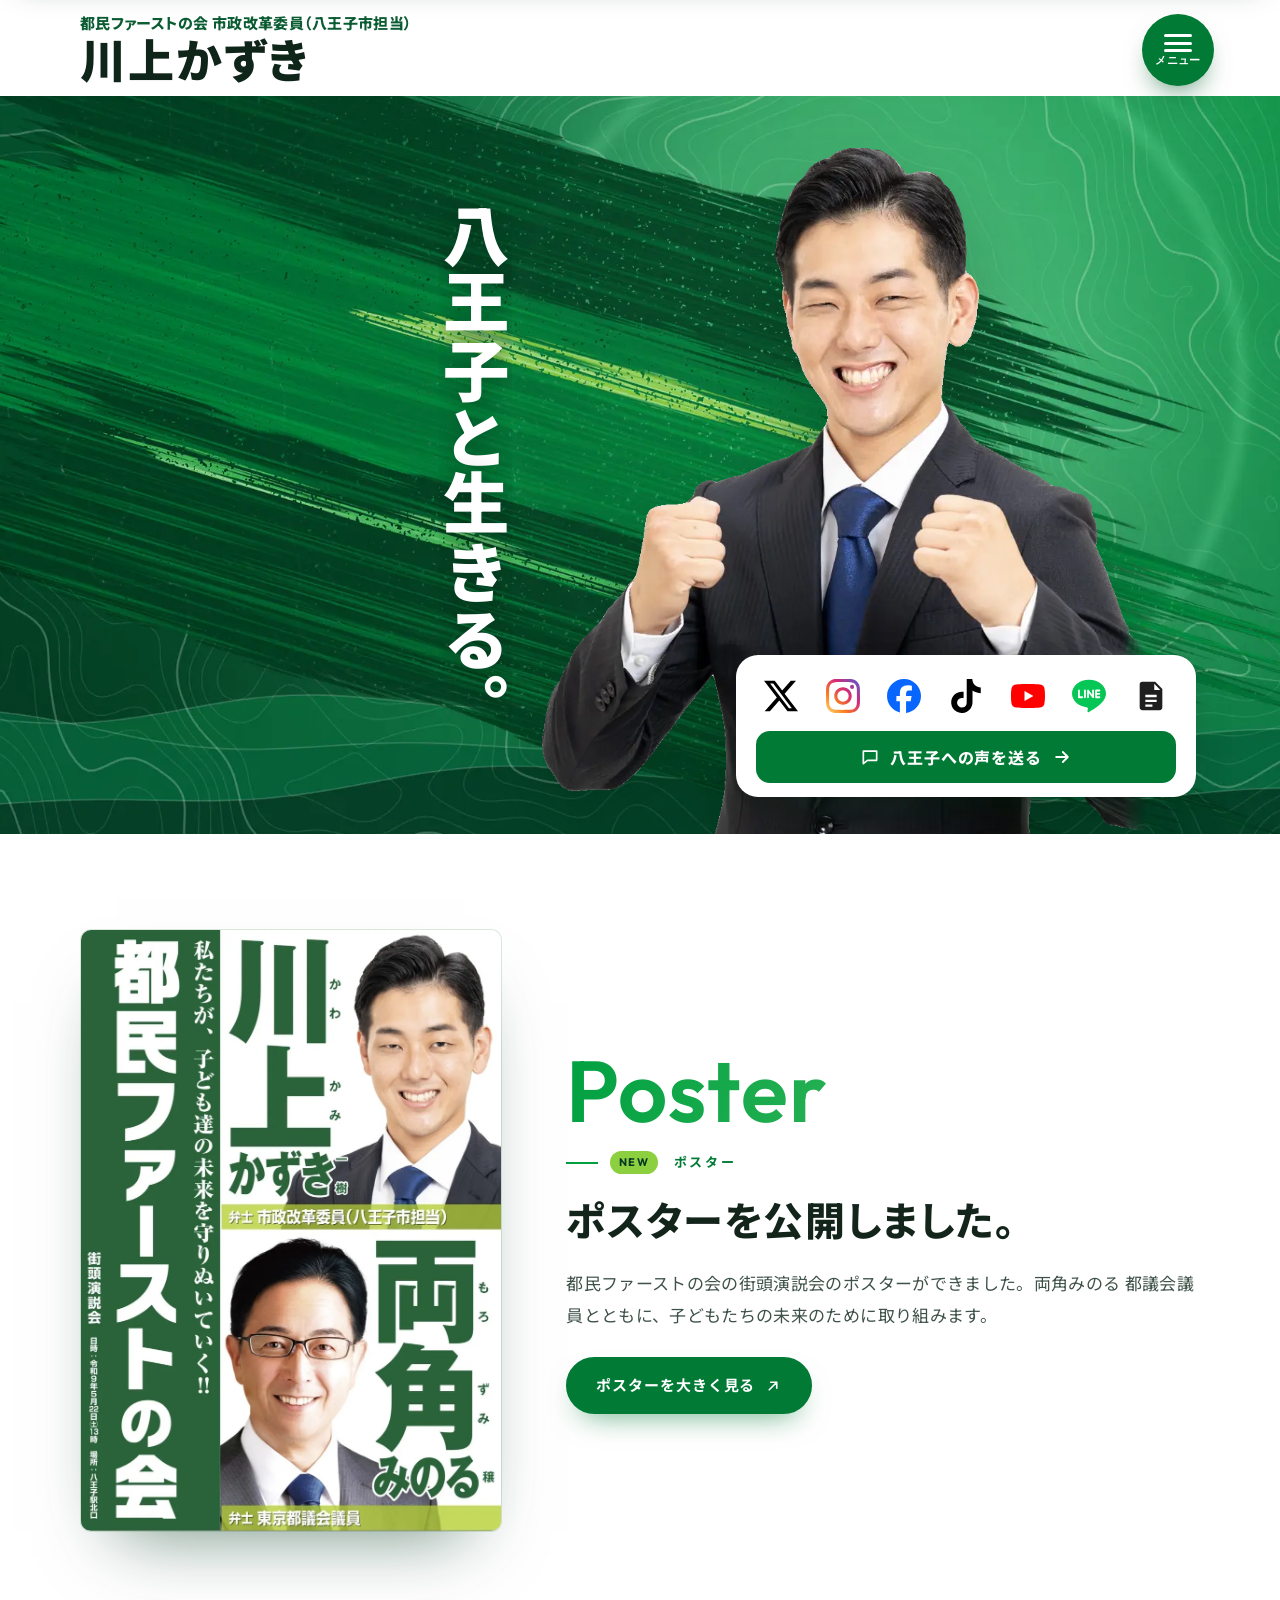
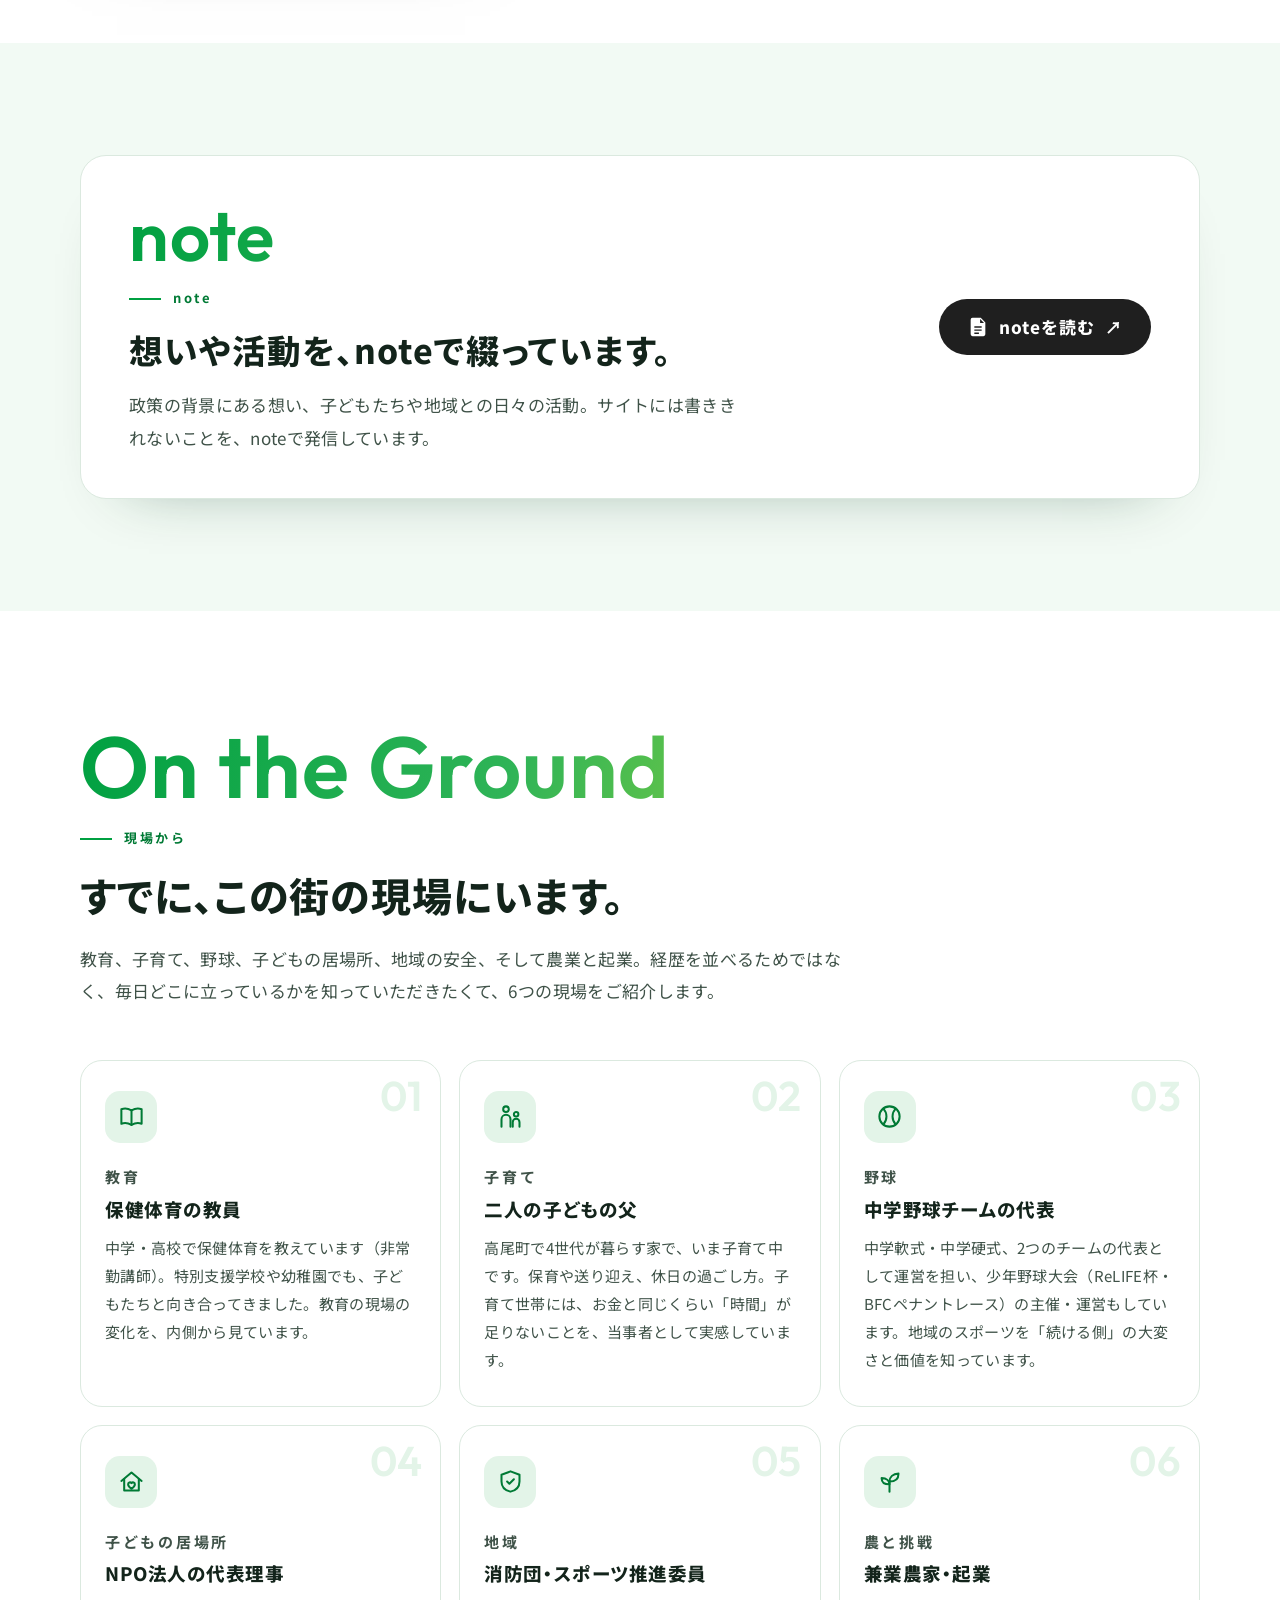
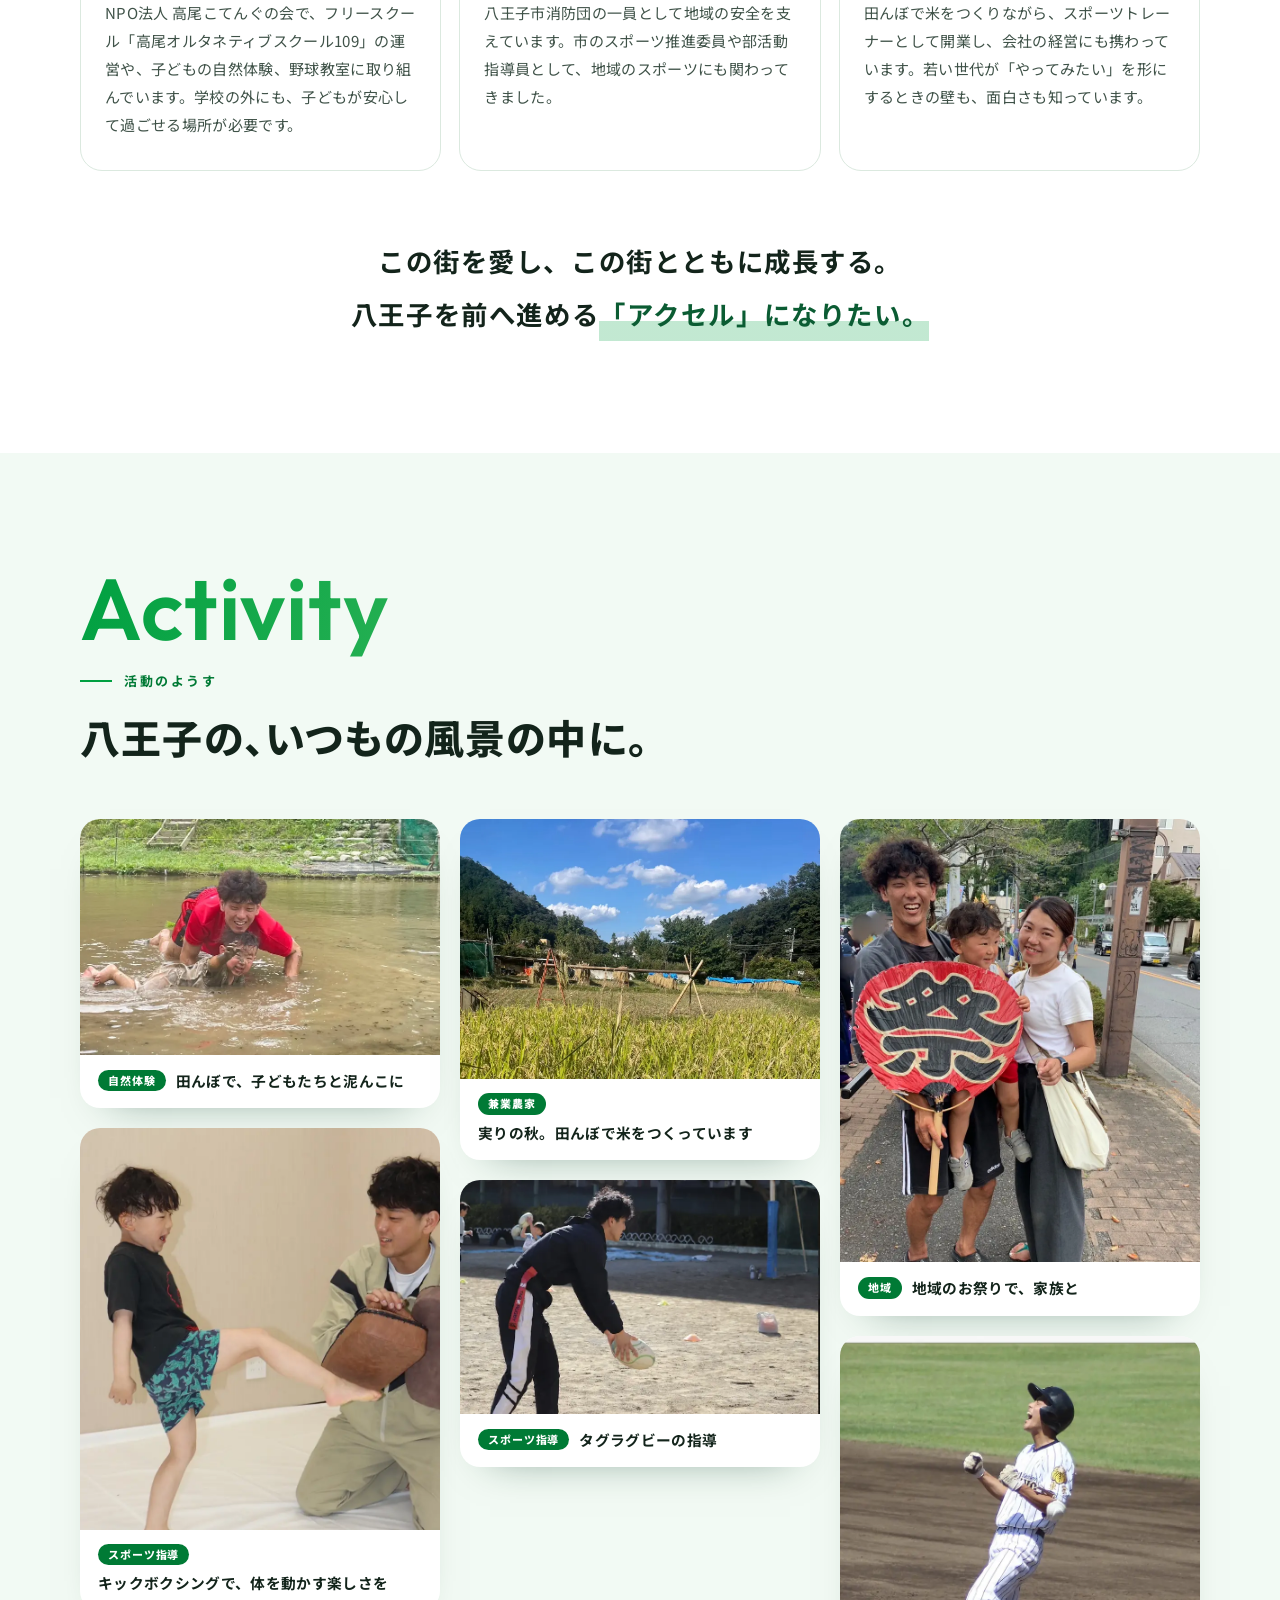
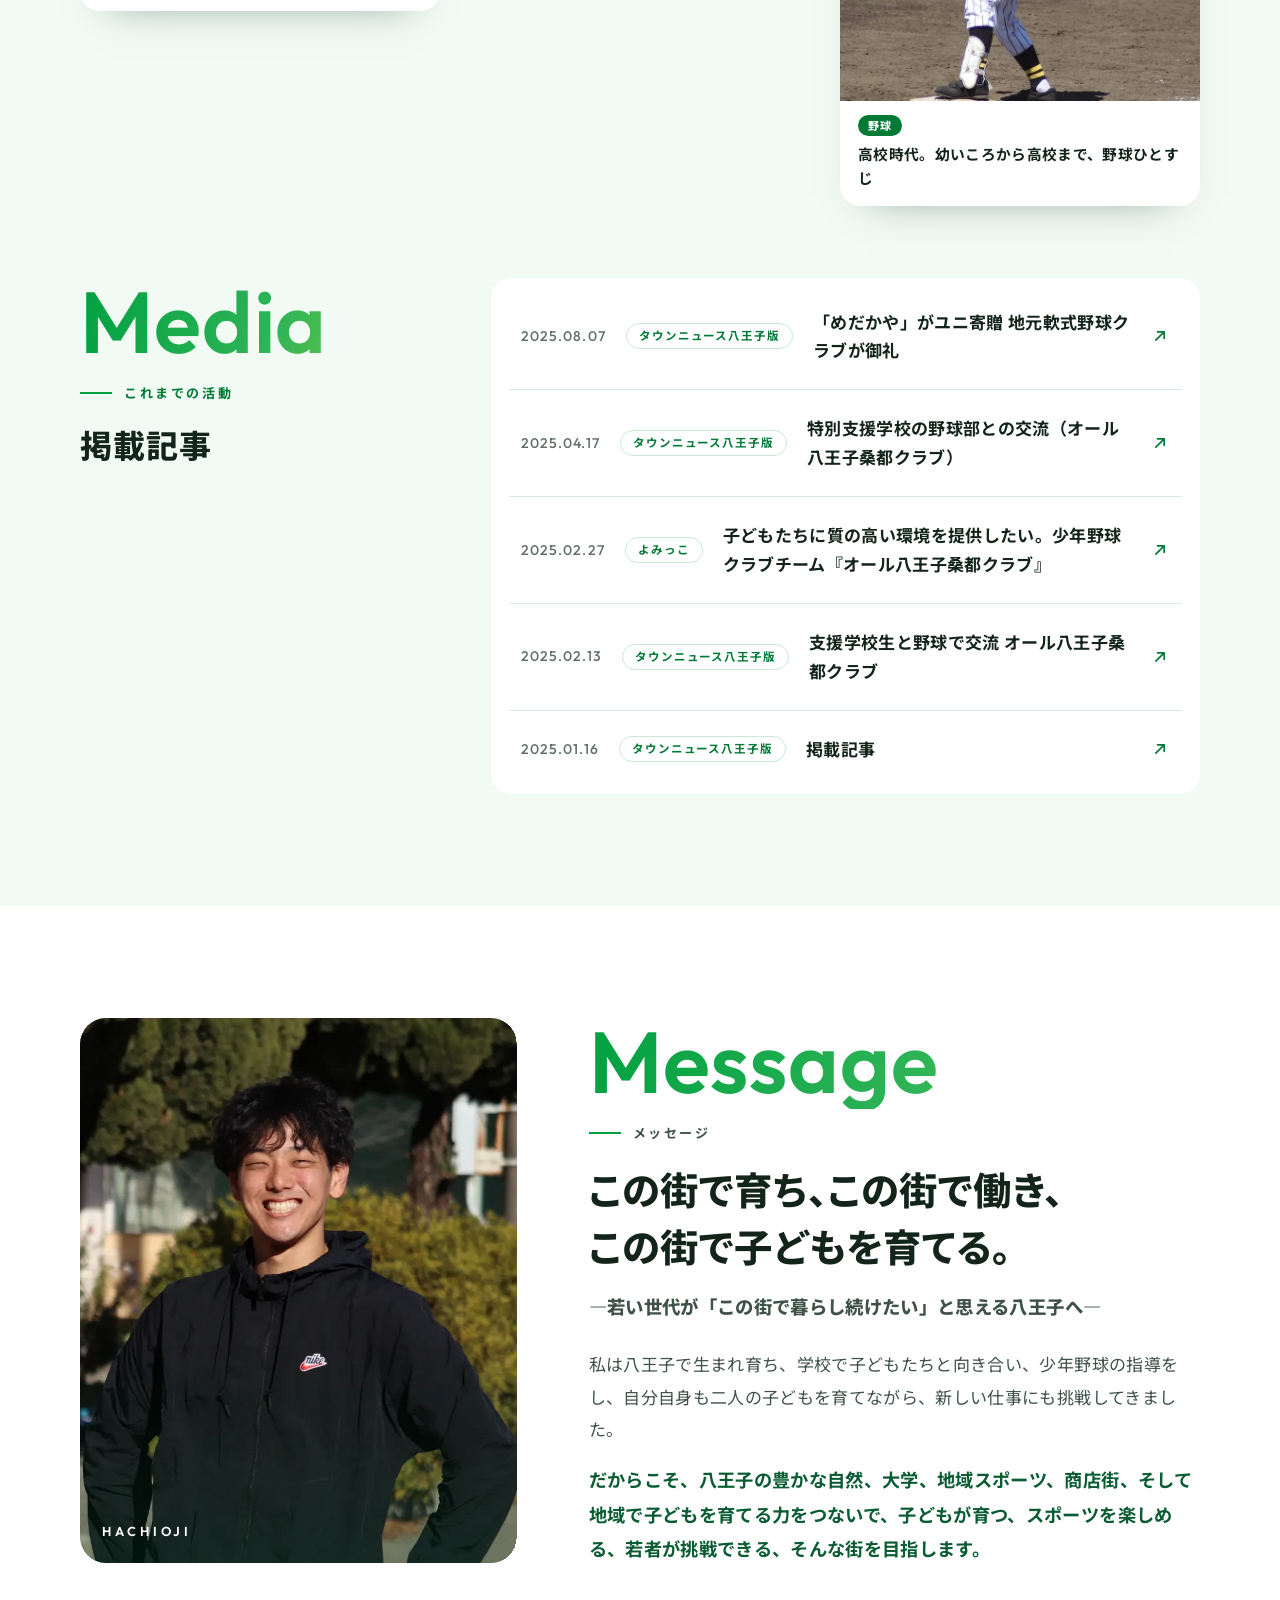
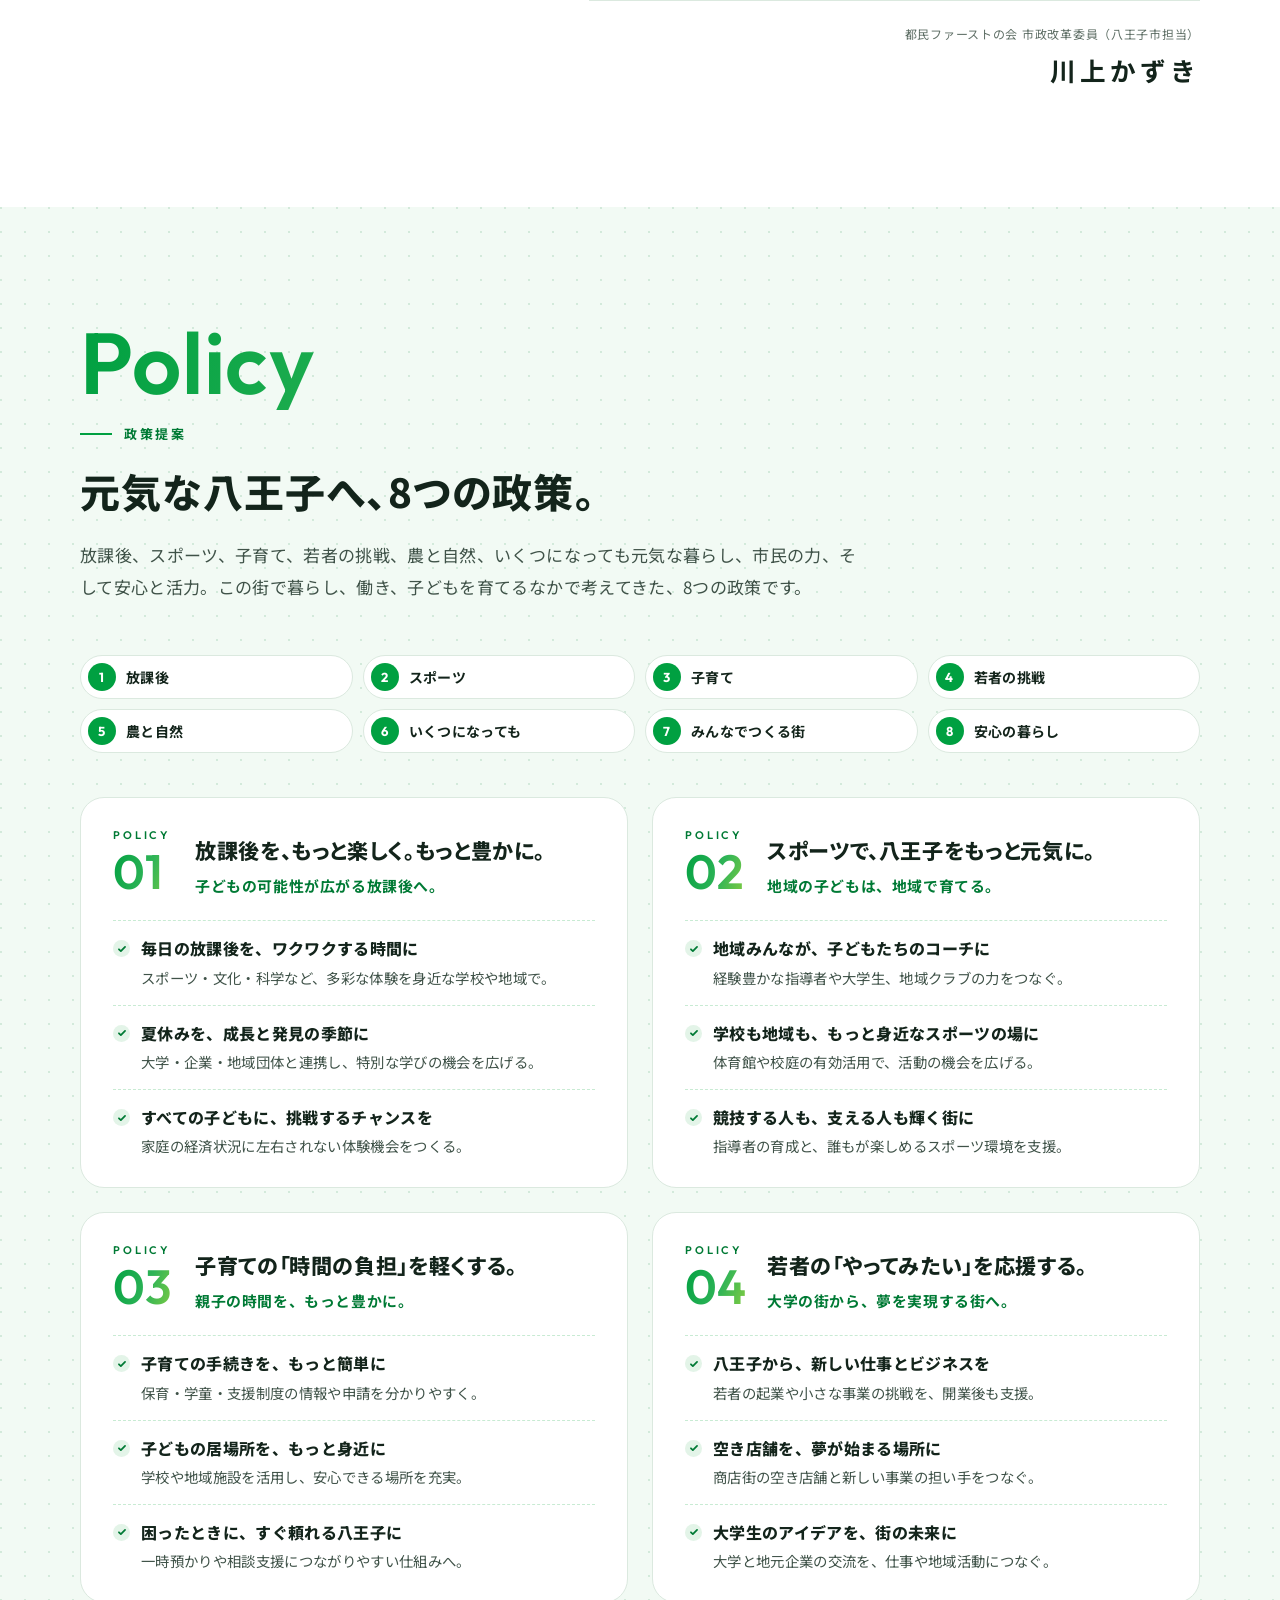
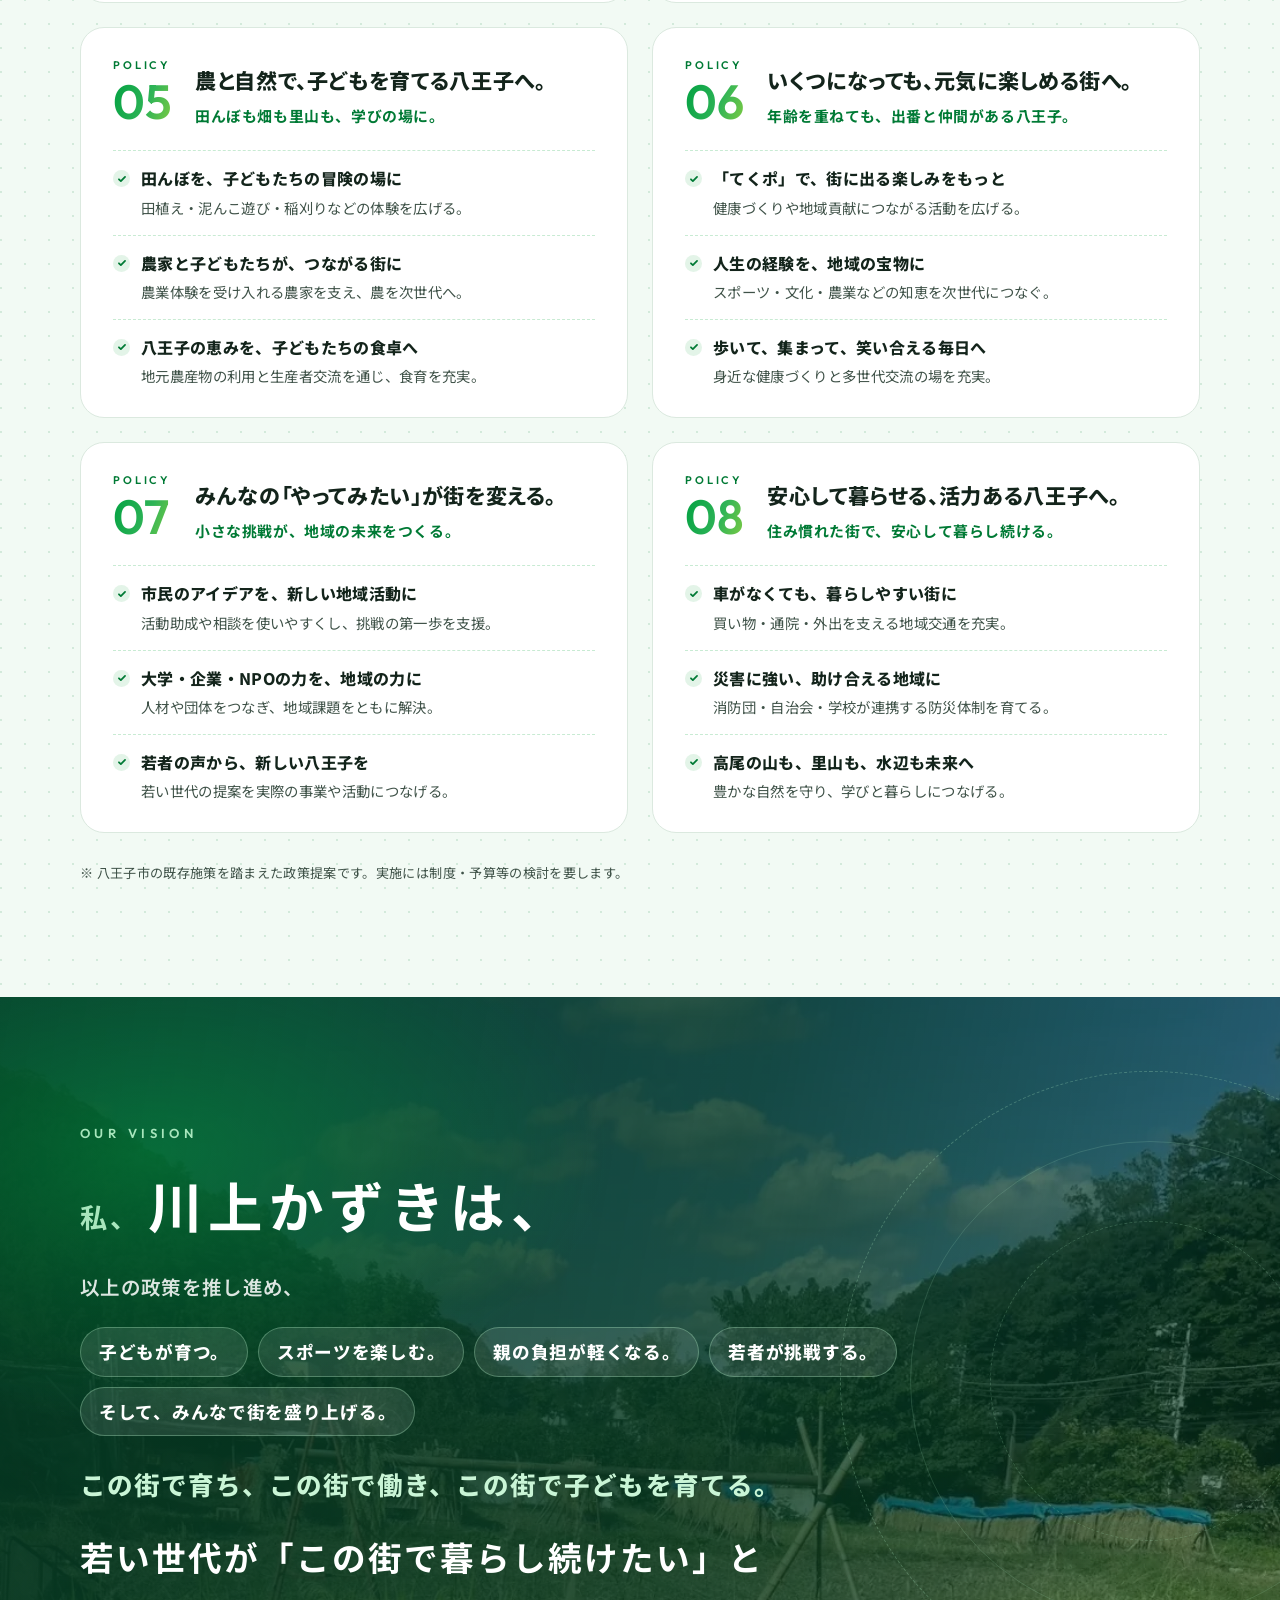
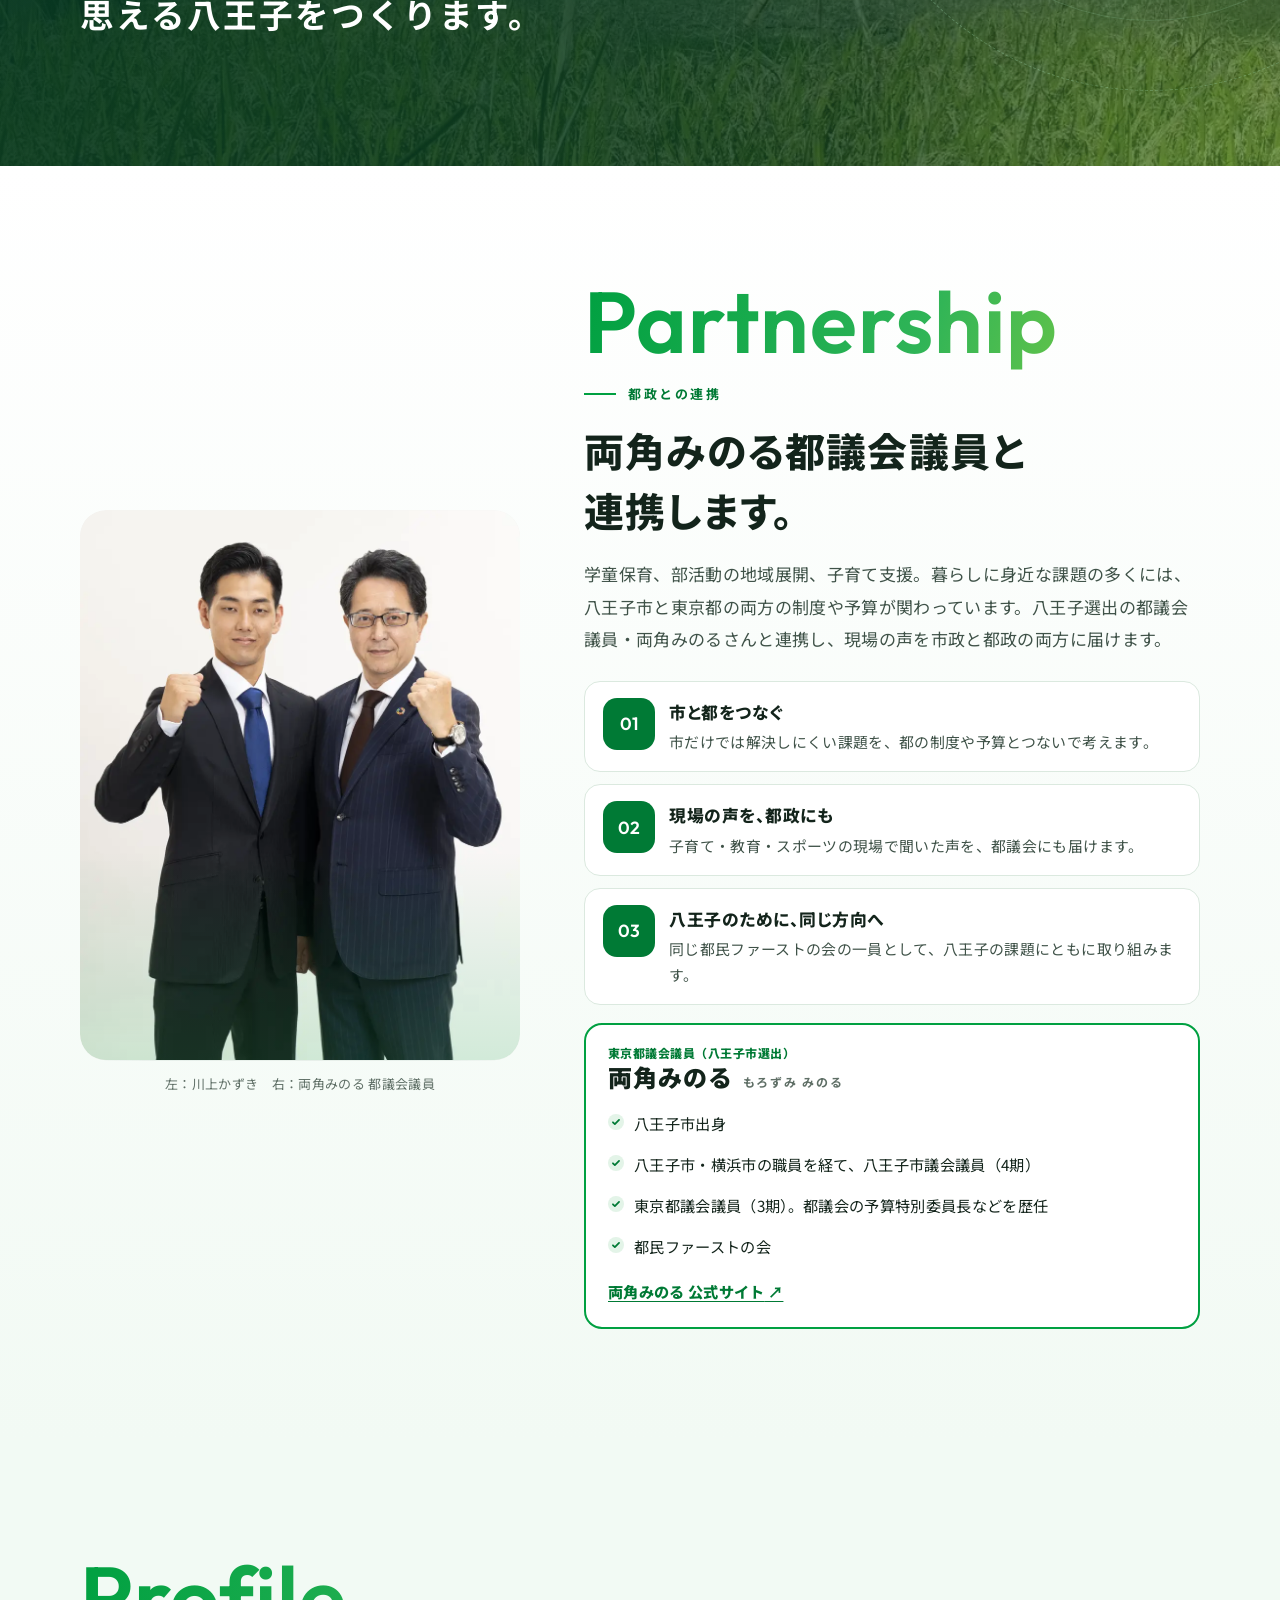
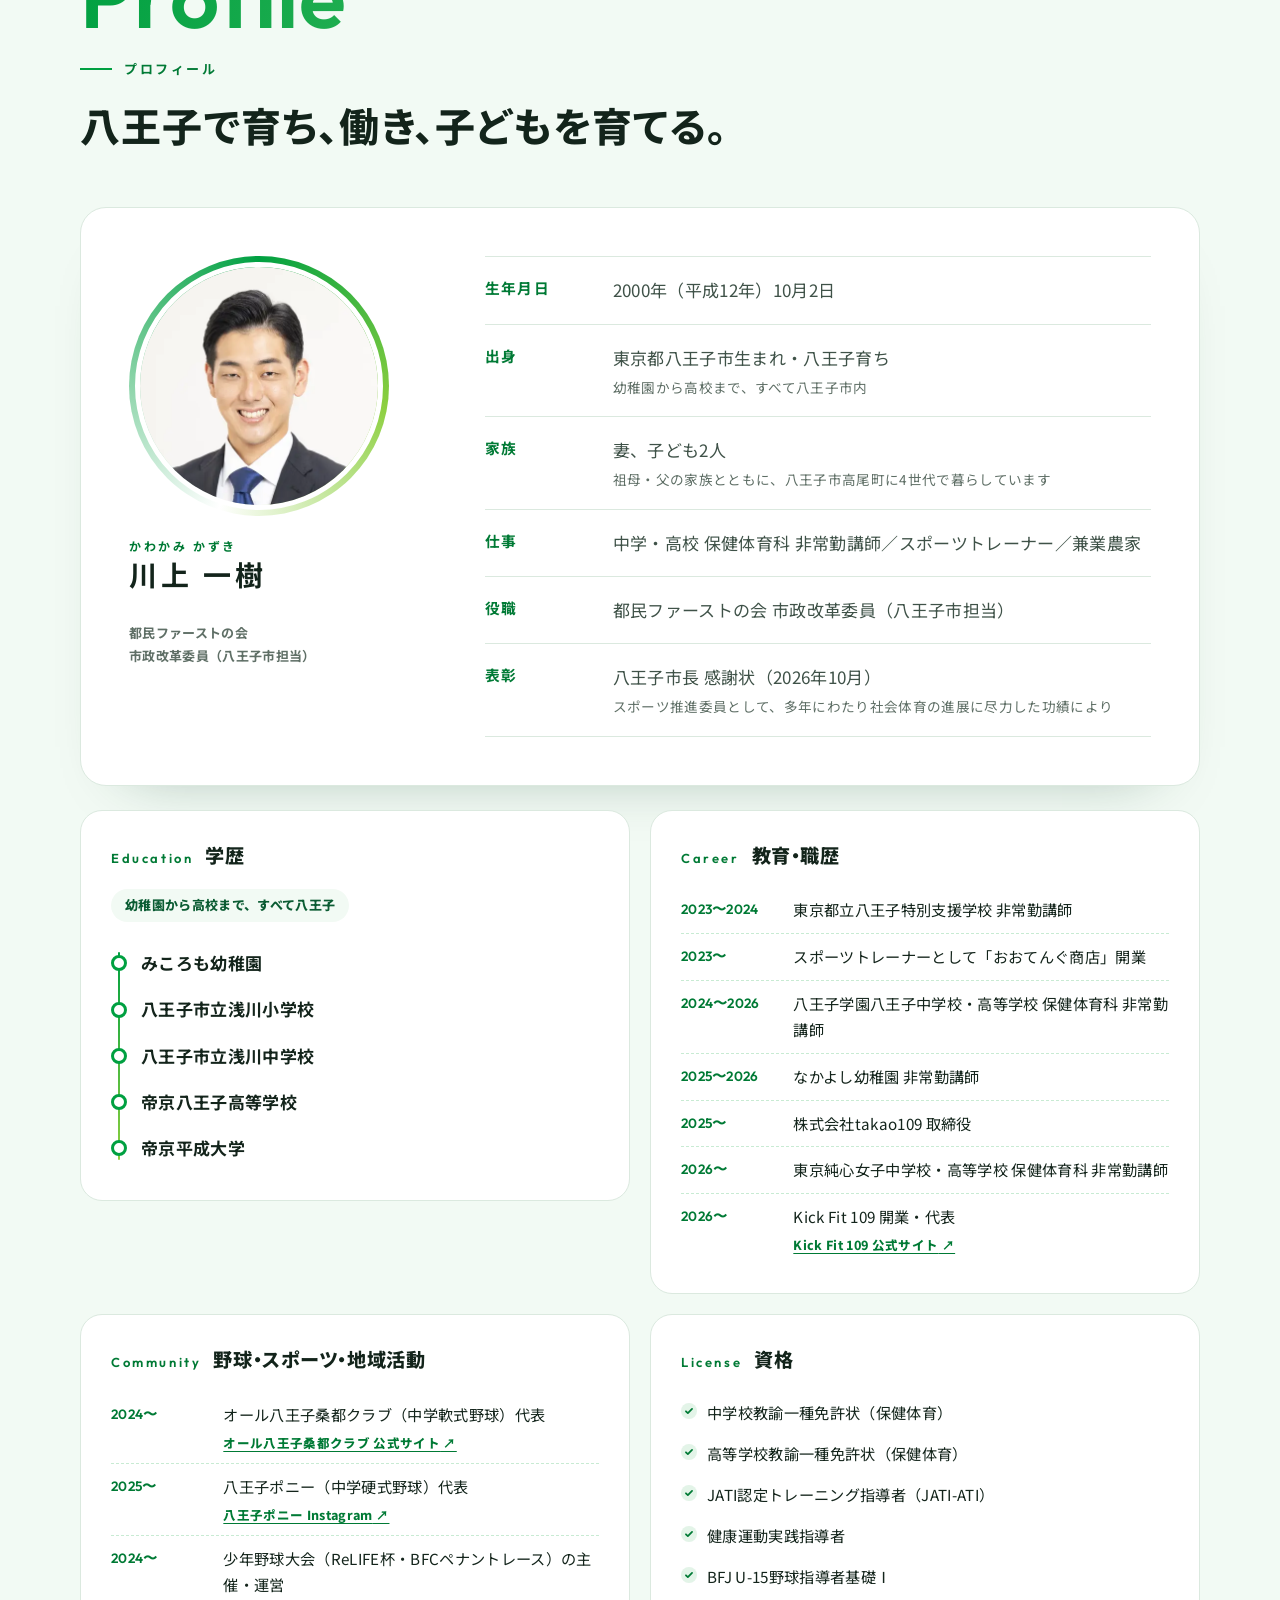
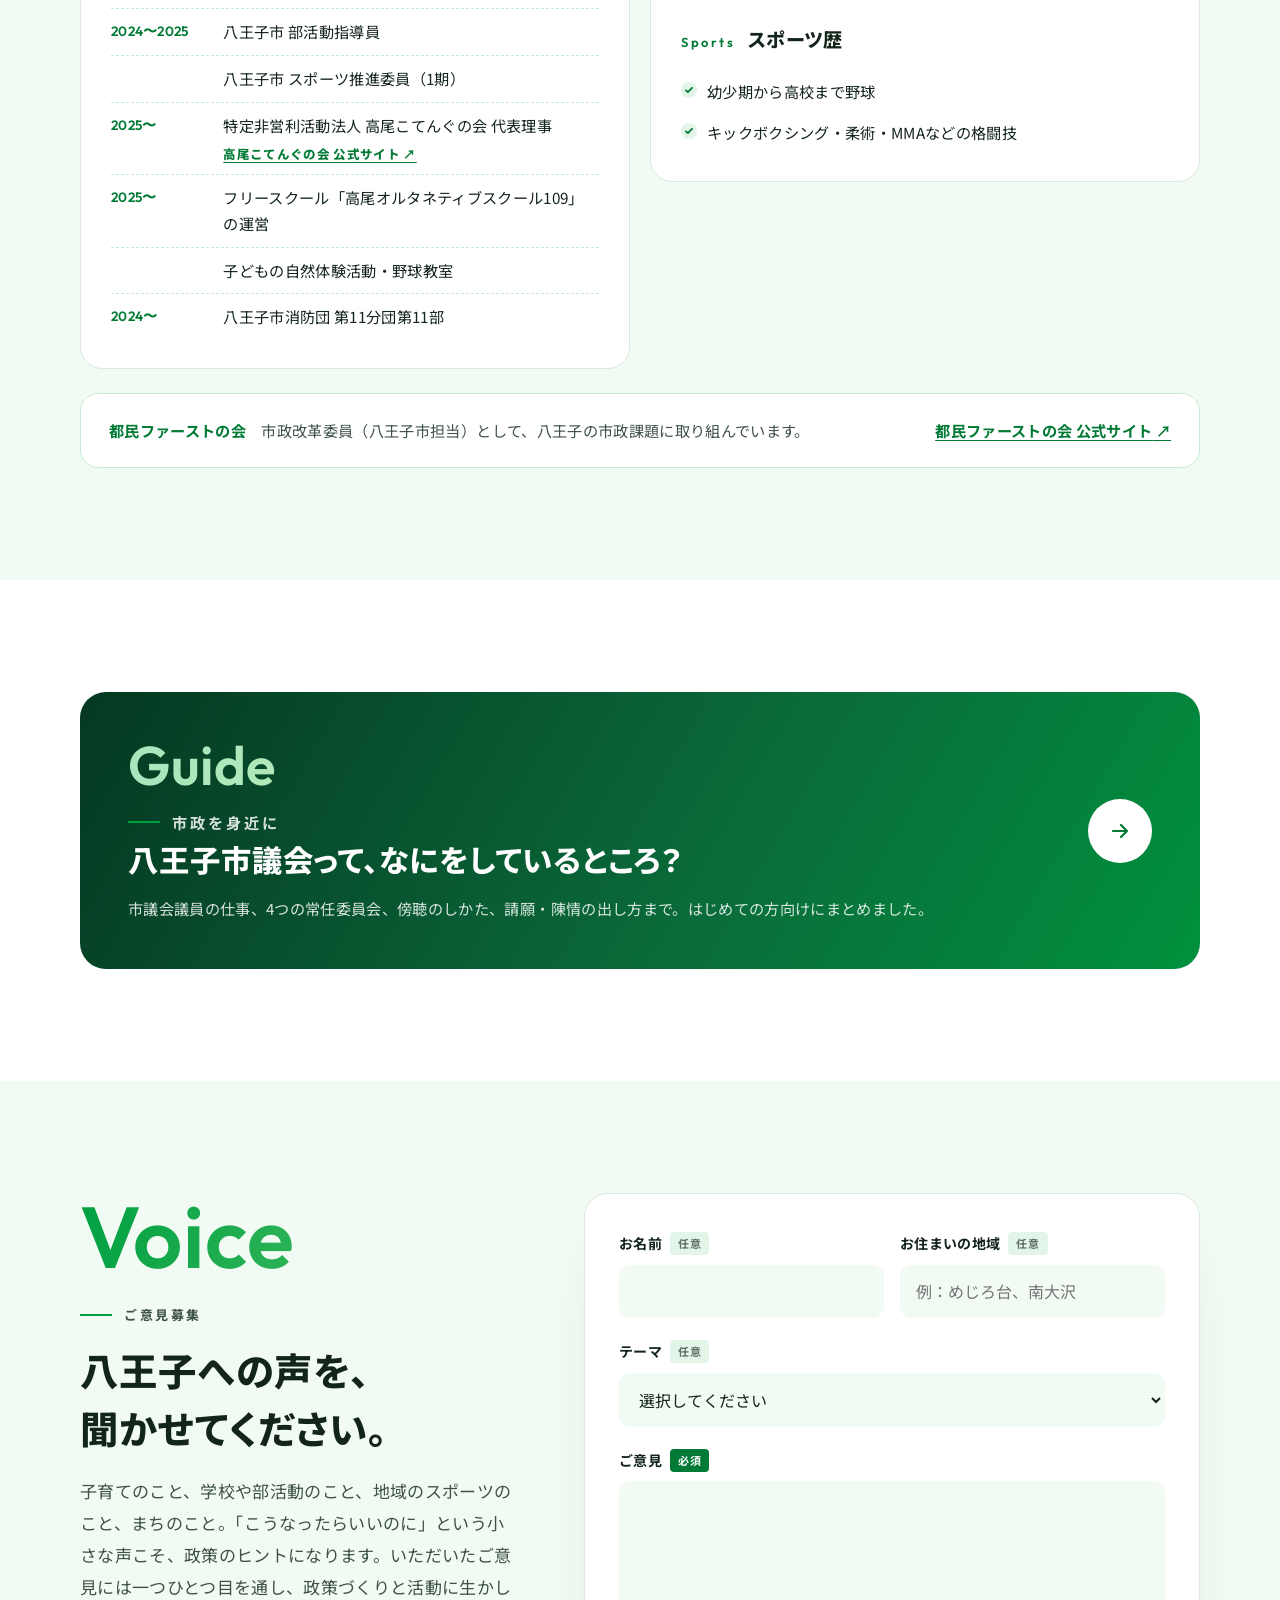
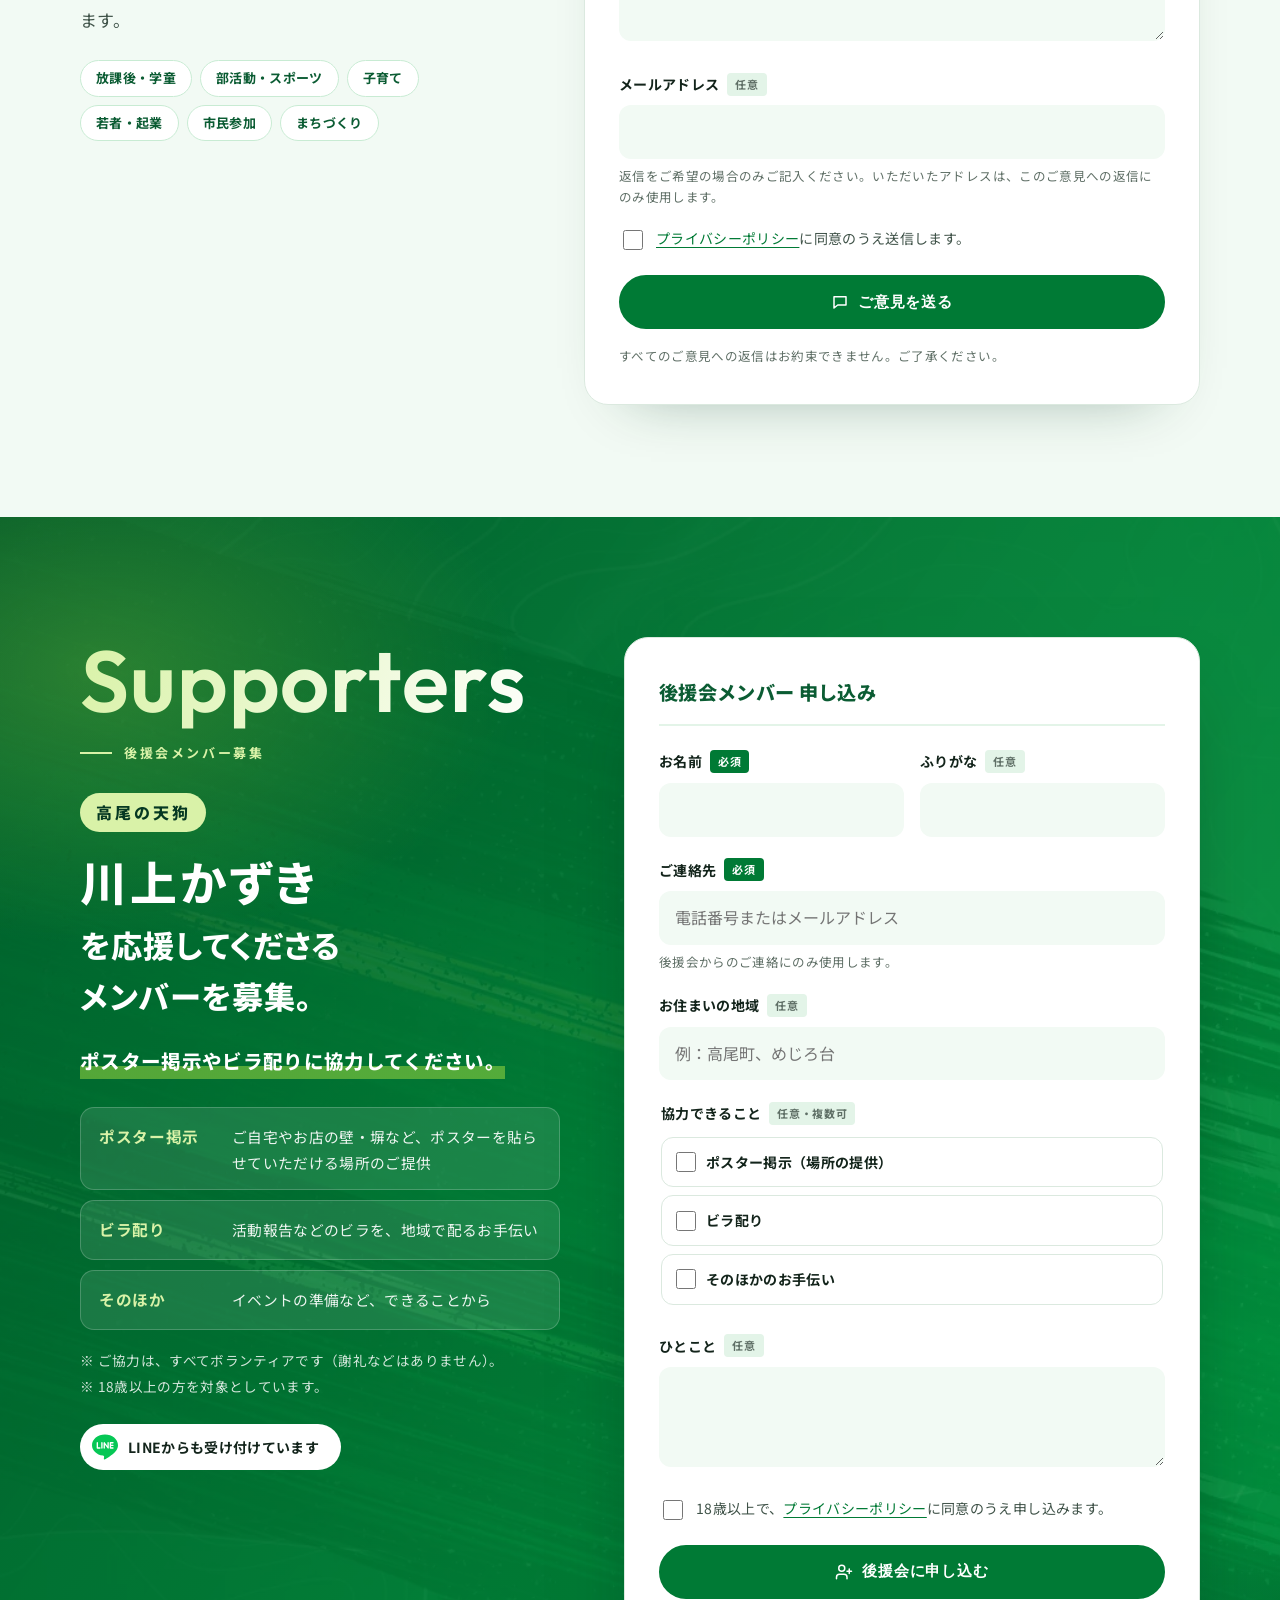
<file: kawakami/index.html>
<!doctype html>
<html lang="ja">
<head>
<meta charset="utf-8">
<meta name="viewport" content="width=device-width, initial-scale=1">
<script>document.documentElement.classList.add('js');setTimeout(function(){document.documentElement.classList.add('loaded')},2500)</script>
<title>川上かずき｜八王子と生きる。都民ファーストの会 八王子 市政改革委員</title>
<meta name="description" content="八王子生まれ・八王子育ち、高尾町に4世代で暮らす川上かずき（都民ファーストの会 市政改革委員・八王子市担当）。中学・高校の保健体育講師、中学野球チームの代表、二児の父。放課後、スポーツ、子育て、若者の挑戦、農と自然、安心の暮らし。元気な八王子へ、8つの政策。">
<link rel="canonical" href="https://kawakami-kazuki.netlify.app/">
<meta name="theme-color" content="#00a041">

<meta property="og:type" content="website">
<meta property="og:locale" content="ja_JP">
<meta property="og:site_name" content="川上かずき 公式サイト">
<meta property="og:title" content="川上かずき｜八王子と生きる。">
<meta property="og:description" content="都民ファーストの会 市政改革委員（八王子市担当）。この街で育ち、この街で働き、この街で子どもを育てる。元気な八王子へ、8つの政策をご紹介します。">
<meta property="og:url" content="https://kawakami-kazuki.netlify.app/">
<meta property="og:image" content="https://kawakami-kazuki.netlify.app/og-image.jpg">
<meta property="og:image:width" content="1200">
<meta property="og:image:height" content="630">
<meta property="og:image:alt" content="川上かずき　八王子と生きる。">
<meta name="twitter:card" content="summary_large_image">

<link rel="icon" href="favicon-32.png" sizes="32x32" type="image/png">
<link rel="icon" href="favicon-48.png" sizes="48x48" type="image/png">
<link rel="apple-touch-icon" href="apple-touch-icon.png">
<link rel="preconnect" href="https://fonts.googleapis.com">
<link rel="preconnect" href="https://fonts.gstatic.com" crossorigin>
<link rel="stylesheet" href="https://fonts.googleapis.com/css2?family=Noto+Sans+JP:wght@500;700;800;900&amp;family=Outfit:wght@500;600;700&amp;display=swap">
<link rel="preload" as="image" type="image/webp" href="assets/img/person-900.webp" imagesrcset="assets/img/person-640.webp 640w, assets/img/person-900.webp 851w" imagesizes="(max-width: 899px) 140vw, 800px">
<link rel="stylesheet" href="assets/style.css">
<script src="assets/main.js" defer></script>

<script type="application/ld+json">
{
  "@context": "https://schema.org",
  "@graph": [
    {
      "@type": "Person",
      "@id": "https://kawakami-kazuki.netlify.app/#person",
      "name": "川上かずき",
      "alternateName": ["川上一樹", "かわかみかずき", "川上 かずき", "高尾の天狗"],
      "birthDate": "2000-10-02",
      "jobTitle": "都民ファーストの会 市政改革委員（八王子市担当）",
      "affiliation": { "@type": "PoliticalParty", "name": "都民ファーストの会", "url": "https://tomin1st.jp/" },
      "birthPlace": { "@type": "Place", "name": "東京都八王子市" },
      "homeLocation": { "@type": "Place", "name": "東京都八王子市" },
      "alumniOf": [
        { "@type": "EducationalOrganization", "name": "八王子市立浅川小学校" },
        { "@type": "EducationalOrganization", "name": "八王子市立浅川中学校" },
        { "@type": "HighSchool", "name": "帝京八王子高等学校" },
        { "@type": "CollegeOrUniversity", "name": "帝京平成大学" }
      ],
      "hasCredential": [
        { "@type": "EducationalOccupationalCredential", "name": "中学校教諭一種免許状（保健体育）" },
        { "@type": "EducationalOccupationalCredential", "name": "高等学校教諭一種免許状（保健体育）" },
        { "@type": "EducationalOccupationalCredential", "name": "JATI認定トレーニング指導者（JATI-ATI）" },
        { "@type": "EducationalOccupationalCredential", "name": "健康運動実践指導者" }
      ],
      "image": "https://kawakami-kazuki.netlify.app/assets/img/hero-960.jpg",
      "url": "https://kawakami-kazuki.netlify.app/",
      "sameAs": [
        "https://x.com/teng_kazuki",
        "https://www.instagram.com/the.o_teng.802/",
        "https://www.facebook.com/share/1DDfvf358J/",
        "https://www.tiktok.com/@kickfit109takao",
        "https://www.youtube.com/@o_teng.kazuki",
        "https://lin.ee/94ALCnY",
        "https://note.com/kazudred"
      ],
      "description": "八王子生まれ・八王子育ち。八王子市高尾町に4世代で暮らす。中学・高校の保健体育講師、中学野球チームの代表、NPO法人高尾こてんぐの会 代表理事、八王子市消防団員、兼業農家、二児の父。都民ファーストの会 市政改革委員（八王子市担当）。",
      "award": "八王子市長 感謝状（スポーツ推進委員としての社会体育への貢献、2026年10月）",
      "knowsAbout": ["八王子市政", "子育て支援", "放課後の居場所", "学童保育", "部活動の地域展開", "地域スポーツ", "中学野球", "フリースクール", "子どもの自然体験", "若者の起業支援", "農業体験・食育", "健康づくり", "市民参加", "地域交通", "防災"]
    },
    {
      "@type": "WebSite",
      "@id": "https://kawakami-kazuki.netlify.app/#website",
      "url": "https://kawakami-kazuki.netlify.app/",
      "name": "川上かずき 公式サイト",
      "inLanguage": "ja",
      "publisher": { "@id": "https://kawakami-kazuki.netlify.app/#person" }
    },
    {
      "@type": "ProfilePage",
      "@id": "https://kawakami-kazuki.netlify.app/#webpage",
      "url": "https://kawakami-kazuki.netlify.app/",
      "name": "川上かずき｜八王子と生きる。都民ファーストの会 八王子 市政改革委員",
      "isPartOf": { "@id": "https://kawakami-kazuki.netlify.app/#website" },
      "mainEntity": { "@id": "https://kawakami-kazuki.netlify.app/#person" },
      "inLanguage": "ja",
      "dateModified": "2026-11-01"
    }
  ]
}
</script>
</head>
<body>
<svg class="sprite" width="0" height="0" style="position:absolute" aria-hidden="true" focusable="false">
  <defs><linearGradient id="ig-grad" x1="0" y1="1" x2="1" y2="0"><stop offset="0" stop-color="#feda75"/><stop offset=".3" stop-color="#fa7e1e"/><stop offset=".62" stop-color="#d62976"/><stop offset="1" stop-color="#4f5bd5"/></linearGradient></defs>
  <symbol id="i-x" viewBox="0 0 24 24"><path d="M18.901 1.153h3.68l-8.04 9.19L24 22.846h-7.406l-5.8-7.584-6.638 7.584H.474l8.6-9.83L0 1.154h7.594l5.243 6.932ZM17.61 20.644h2.039L6.486 3.24H4.298Z"/></symbol>
  <symbol id="i-instagram" viewBox="0 0 24 24"><path d="M7.0301.084c-1.2768.0602-2.1487.264-2.911.5634-.7888.3075-1.4575.72-2.1228 1.3877-.6652.6677-1.075 1.3368-1.3802 2.127-.2954.7638-.4956 1.6365-.552 2.914-.0564 1.2775-.0689 1.6882-.0626 4.947.0062 3.2586.0206 3.6671.0825 4.9473.061 1.2765.264 2.1482.5635 2.9107.308.7889.72 1.4573 1.388 2.1228.6679.6655 1.3365 1.0743 2.1285 1.38.7632.295 1.6361.4961 2.9134.552 1.2773.056 1.6884.069 4.9462.0627 3.2578-.0062 3.668-.0207 4.9478-.0814 1.28-.0607 2.147-.2652 2.9098-.5633.7889-.3086 1.4578-.72 2.1228-1.3881.665-.6682 1.0745-1.3378 1.3795-2.1284.2957-.7632.4966-1.636.552-2.9124.056-1.2809.0692-1.6898.063-4.948-.0063-3.2583-.021-3.6668-.0817-4.9465-.0607-1.2797-.264-2.1487-.5633-2.9117-.3084-.7889-.72-1.4568-1.3876-2.1228C21.2982 1.33 20.628.9208 19.8378.6165 19.074.321 18.2017.1197 16.9244.0645 15.6471.0093 15.236-.005 11.977.0014 8.718.0076 8.31.0215 7.0301.0839m.1402 21.6932c-1.17-.0509-1.8053-.2453-2.2287-.408-.5606-.216-.96-.4771-1.3819-.895-.422-.4178-.6811-.8186-.9-1.378-.1644-.4234-.3624-1.058-.4171-2.228-.0595-1.2645-.072-1.6442-.079-4.848-.007-3.2037.0053-3.583.0607-4.848.05-1.169.2456-1.805.408-2.2282.216-.5613.4762-.96.895-1.3816.4188-.4217.8184-.6814 1.3783-.9003.423-.1651 1.0575-.3614 2.227-.4171 1.2655-.06 1.6447-.072 4.848-.079 3.2033-.007 3.5835.005 4.8495.0608 1.169.0508 1.8053.2445 2.228.408.5608.216.96.4754 1.3816.895.4217.4194.6816.8176.9005 1.3787.1653.4217.3617 1.056.4169 2.2263.0602 1.2655.0739 1.645.0796 4.848.0058 3.203-.0055 3.5834-.061 4.848-.051 1.17-.245 1.8055-.408 2.2294-.216.5604-.4763.96-.8954 1.3814-.419.4215-.8181.6811-1.3783.9-.4224.1649-1.0577.3617-2.2262.4174-1.2656.0595-1.6448.072-4.8493.079-3.2045.007-3.5825-.006-4.848-.0608M16.953 5.5864A1.44 1.44 0 1 0 18.39 4.144a1.44 1.44 0 0 0-1.437 1.4424M5.8385 12.012c.0067 3.4032 2.7706 6.1557 6.173 6.1493 3.4026-.0065 6.157-2.7701 6.1506-6.1733-.0065-3.4032-2.771-6.1565-6.174-6.1498-3.403.0067-6.156 2.771-6.1496 6.1738M8 12.0077a4 4 0 1 1 4.008 3.9921A3.9996 3.9996 0 0 1 8 12.0077"/></symbol>
  <symbol id="i-facebook" viewBox="0 0 24 24"><path d="M9.101 23.691v-7.98H6.627v-3.667h2.474v-1.58c0-4.085 1.848-5.978 5.858-5.978.401 0 .955.042 1.468.103a8.68 8.68 0 0 1 1.141.195v3.325a8.623 8.623 0 0 0-.653-.036 26.805 26.805 0 0 0-.733-.009c-.707 0-1.259.096-1.675.309a1.686 1.686 0 0 0-.679.622c-.258.42-.374.995-.374 1.752v1.297h3.919l-.386 2.103-.287 1.564h-3.246v8.245C19.396 23.238 24 18.179 24 12.044c0-6.627-5.373-12-12-12s-12 5.373-12 12c0 5.628 3.874 10.35 9.101 11.647Z"/></symbol>
  <symbol id="i-tiktok" viewBox="0 0 24 24"><path d="M12.525.02c1.31-.02 2.61-.01 3.91-.02.08 1.53.63 3.09 1.75 4.17 1.12 1.11 2.7 1.62 4.24 1.79v4.03c-1.44-.05-2.89-.35-4.2-.97-.57-.26-1.1-.59-1.62-.93-.01 2.92.01 5.84-.02 8.75-.08 1.4-.54 2.79-1.35 3.94-1.31 1.92-3.58 3.17-5.91 3.21-1.43.08-2.86-.31-4.08-1.03-2.02-1.19-3.44-3.37-3.65-5.71-.02-.5-.03-1-.01-1.49.18-1.9 1.12-3.72 2.58-4.96 1.66-1.44 3.98-2.13 6.15-1.72.02 1.48-.04 2.96-.04 4.44-.99-.32-2.15-.23-3.02.37-.63.41-1.11 1.04-1.36 1.75-.21.51-.15 1.07-.14 1.61.24 1.64 1.82 3.02 3.5 2.87 1.12-.01 2.19-.66 2.77-1.61.19-.33.4-.67.41-1.06.1-1.79.06-3.57.07-5.36.01-4.03-.01-8.05.02-12.07z"/></symbol>
  <symbol id="i-youtube" viewBox="0 0 24 24"><path d="M23.498 6.186a3.016 3.016 0 0 0-2.122-2.136C19.505 3.545 12 3.545 12 3.545s-7.505 0-9.377.505A3.017 3.017 0 0 0 .502 6.186C0 8.07 0 12 0 12s0 3.93.502 5.814a3.016 3.016 0 0 0 2.122 2.136c1.871.505 9.376.505 9.376.505s7.505 0 9.377-.505a3.015 3.015 0 0 0 2.122-2.136C24 15.93 24 12 24 12s0-3.93-.502-5.814zM9.545 15.568V8.432L15.818 12l-6.273 3.568z"/></symbol>
  <symbol id="i-line" viewBox="0 0 24 24"><path d="M19.365 9.863c.349 0 .63.285.63.631 0 .345-.281.63-.63.63H17.61v1.125h1.755c.349 0 .63.283.63.63 0 .344-.281.629-.63.629h-2.386c-.345 0-.627-.285-.627-.629V8.108c0-.345.282-.63.63-.63h2.386c.346 0 .627.285.627.63 0 .349-.281.63-.63.63H17.61v1.125h1.755zm-3.855 3.016c0 .27-.174.51-.432.596-.064.021-.133.031-.199.031-.211 0-.391-.09-.51-.25l-2.443-3.317v2.94c0 .344-.279.629-.631.629-.346 0-.626-.285-.626-.629V8.108c0-.27.173-.51.43-.595.06-.023.136-.033.194-.033.195 0 .375.104.495.254l2.462 3.33V8.108c0-.345.282-.63.63-.63.345 0 .63.285.63.63v4.771zm-5.741 0c0 .344-.282.629-.631.629-.345 0-.627-.285-.627-.629V8.108c0-.345.282-.63.63-.63.346 0 .628.285.628.63v4.771zm-2.466.629H4.917c-.345 0-.63-.285-.63-.629V8.108c0-.345.285-.63.63-.63.348 0 .63.285.63.63v4.141h1.756c.348 0 .629.283.629.63 0 .344-.282.629-.629.629M24 10.314C24 4.943 18.615.572 12 .572S0 4.943 0 10.314c0 4.811 4.27 8.842 10.035 9.608.391.082.923.258 1.058.59.12.301.079.766.038 1.08l-.164 1.02c-.045.301-.24 1.186 1.049.645 1.291-.539 6.916-4.078 9.436-6.975C23.176 14.393 24 12.458 24 10.314"/></symbol>
  <symbol id="i-note" viewBox="0 0 24 24"><path fill-rule="evenodd" d="M6 2h9l5 5v13a2 2 0 0 1-2 2H6a2 2 0 0 1-2-2V4a2 2 0 0 1 2-2Zm8.3 1.4V7.7h4.3ZM8 11.2v1.6h8v-1.6Zm0 3.4v1.6h8v-1.6Zm0 3.4v1.6h5V18Z"/></symbol>
</svg>
<a class="skip" href="#main">本文へ移動</a>

<header class="site-header">
  <div class="wrap head-inner">
    <h1 class="brand-h1"><a class="brand" href="./" aria-label="川上かずき 公式サイト トップへ">
      <span class="brand-text">
        <span class="brand-role">都民ファーストの会 市政改革委員（八王子市担当）</span>
        <span class="brand-name">川上かずき</span>
      </span>
    </a></h1>
  </div>
</header>

<div class="mini-bar" aria-hidden="true">
  <a href="./" tabindex="-1">川上かずき<small>都民ファーストの会 市政改革委員（八王子市担当）</small></a>
</div>

<button class="menu-btn" type="button" aria-expanded="false" aria-controls="site-menu" aria-label="メニューを開く">
  <svg class="menu-ring" viewBox="0 0 100 100" aria-hidden="true"><circle cx="50" cy="50" r="47"/></svg>
  <span class="menu-bars" aria-hidden="true"><i></i><i></i><i></i></span>
  <span class="menu-label" aria-hidden="true">メニュー</span>
</button>

<nav class="site-menu" id="site-menu" aria-label="メインメニュー" aria-hidden="true">
  <div class="wrap menu-inner">
    <ul class="menu-list">
      <li><a href="#poster"><span class="menu-en">Poster</span>ポスター</a></li>
      <li><a href="#note"><span class="menu-en">note</span>note</a></li>
      <li><a href="#genba"><span class="menu-en">On the Ground</span>現場から</a></li>
      <li><a href="#activity"><span class="menu-en">Activity</span>活動のようす</a></li>
      <li><a href="#media"><span class="menu-en">Media</span>これまでの活動・掲載記事</a></li>
      <li><a href="#message"><span class="menu-en">Message</span>メッセージ</a></li>
      <li><a href="#policy"><span class="menu-en">Policy</span>8つの政策</a></li>
      <li><a href="#partner"><span class="menu-en">Partnership</span>都政との連携</a></li>
      <li><a href="#profile"><span class="menu-en">Profile</span>プロフィール</a></li>
      <li><a href="gikai/"><span class="menu-en">Guide</span>八王子市議会ガイド</a></li>
      <li><a href="#voice"><span class="menu-en">Voice</span>ご意見を送る</a></li>
      <li><a href="#supporters"><span class="menu-en">Supporters</span>後援会メンバー募集</a></li>
    </ul>
    <div class="menu-side">
      <ul class="sns" aria-label="SNS">
        <li><a class="x" href="https://x.com/teng_kazuki" data-sns="x" aria-label="X（旧Twitter）（新しいタブで開きます）" target="_blank" rel="noopener noreferrer"><svg aria-hidden="true"><use href="#i-x"/></svg></a></li>
        <li><a class="instagram" href="https://www.instagram.com/the.o_teng.802/" data-sns="instagram" aria-label="Instagram（新しいタブで開きます）" target="_blank" rel="noopener noreferrer"><svg aria-hidden="true"><use href="#i-instagram"/></svg></a></li>
        <li><a class="facebook" href="https://www.facebook.com/share/1DDfvf358J/" data-sns="facebook" aria-label="Facebook（新しいタブで開きます）" target="_blank" rel="noopener noreferrer"><svg aria-hidden="true"><use href="#i-facebook"/></svg></a></li>
        <li><a class="tiktok" href="https://www.tiktok.com/@kickfit109takao" data-sns="tiktok" aria-label="TikTok（新しいタブで開きます）" target="_blank" rel="noopener noreferrer"><svg aria-hidden="true"><use href="#i-tiktok"/></svg></a></li>
        <li><a class="youtube" href="https://www.youtube.com/@o_teng.kazuki" data-sns="youtube" aria-label="YouTube（新しいタブで開きます）" target="_blank" rel="noopener noreferrer"><svg aria-hidden="true"><use href="#i-youtube"/></svg></a></li>
        <li><a class="line" href="https://lin.ee/94ALCnY" data-sns="line" aria-label="LINE（新しいタブで開きます）" target="_blank" rel="noopener noreferrer"><svg aria-hidden="true"><use href="#i-line"/></svg></a></li>
        <li><a class="note" href="https://note.com/kazudred" data-sns="note" aria-label="note（新しいタブで開きます）" target="_blank" rel="noopener noreferrer"><svg aria-hidden="true"><use href="#i-note"/></svg></a></li>
      </ul>
      <p>都民ファーストの会 市政改革委員（八王子市担当）</p>
      <a class="party-link" href="https://tomin1st.jp/" target="_blank" rel="noopener">都民ファーストの会 公式サイト ↗</a>
    </div>
  </div>
</nav>

<main id="main">

<!-- ===== メインビジュアル ===== -->
<section class="mv" aria-label="メインビジュアル">
  <div class="mv-stage">
    <div class="mv-bg" data-depth="0.04" aria-hidden="true"></div>
    <div class="mv-person" data-depth="0.1">
      <picture>
        <source type="image/webp" srcset="assets/img/person-640.webp 640w, assets/img/person-900.webp 851w" sizes="(max-width: 899px) 140vw, 800px">
        <img src="assets/img/person-900.webp" width="851" height="1175" alt="ガッツポーズで笑顔を見せる、スーツ姿の川上かずき" fetchpriority="high">
      </picture>
    </div>
    <p class="mv-copy"><span class="col">八王子と</span><span class="col">生きる。</span></p>
    <div class="mv-card">
      <ul class="sns" aria-label="SNS">
        <li><a class="x" href="https://x.com/teng_kazuki" data-sns="x" aria-label="X（旧Twitter）（新しいタブで開きます）" target="_blank" rel="noopener noreferrer"><svg aria-hidden="true"><use href="#i-x"/></svg></a></li>
        <li><a class="instagram" href="https://www.instagram.com/the.o_teng.802/" data-sns="instagram" aria-label="Instagram（新しいタブで開きます）" target="_blank" rel="noopener noreferrer"><svg aria-hidden="true"><use href="#i-instagram"/></svg></a></li>
        <li><a class="facebook" href="https://www.facebook.com/share/1DDfvf358J/" data-sns="facebook" aria-label="Facebook（新しいタブで開きます）" target="_blank" rel="noopener noreferrer"><svg aria-hidden="true"><use href="#i-facebook"/></svg></a></li>
        <li><a class="tiktok" href="https://www.tiktok.com/@kickfit109takao" data-sns="tiktok" aria-label="TikTok（新しいタブで開きます）" target="_blank" rel="noopener noreferrer"><svg aria-hidden="true"><use href="#i-tiktok"/></svg></a></li>
        <li><a class="youtube" href="https://www.youtube.com/@o_teng.kazuki" data-sns="youtube" aria-label="YouTube（新しいタブで開きます）" target="_blank" rel="noopener noreferrer"><svg aria-hidden="true"><use href="#i-youtube"/></svg></a></li>
        <li><a class="line" href="https://lin.ee/94ALCnY" data-sns="line" aria-label="LINE（新しいタブで開きます）" target="_blank" rel="noopener noreferrer"><svg aria-hidden="true"><use href="#i-line"/></svg></a></li>
        <li><a class="note" href="https://note.com/kazudred" data-sns="note" aria-label="note（新しいタブで開きます）" target="_blank" rel="noopener noreferrer"><svg aria-hidden="true"><use href="#i-note"/></svg></a></li>
      </ul>
      <a class="mv-card-cta" href="#voice">
        <svg viewBox="0 0 24 24" fill="none" stroke="currentColor" stroke-width="2" stroke-linecap="round" stroke-linejoin="round" aria-hidden="true"><path d="M4 5h16v11H9l-5 4z"/></svg>
        八王子への声を送る
        <svg viewBox="0 0 24 24" fill="none" stroke="currentColor" stroke-width="2.2" stroke-linecap="round" stroke-linejoin="round" aria-hidden="true"><path d="M5 12h14M13 6l6 6-6 6"/></svg>
      </a>
    </div>
  </div>
</section>

<!-- ===== ポスター ===== -->
<section class="section poster-sec" id="poster" aria-labelledby="poster-title">
  <div class="wrap poster-grid">
    <figure class="poster-fig reveal">
      <a href="assets/img/poster-900.jpg" target="_blank" rel="noopener" aria-label="ポスターを大きく表示（新しいタブで開きます）">
        <picture>
          <source type="image/webp" srcset="assets/img/poster-900.webp">
          <img src="assets/img/poster-900.jpg" width="900" height="1287" alt="都民ファーストの会 街頭演説会のポスター。弁士として川上かずき（市政改革委員・八王子市担当）と両角みのる（東京都議会議員）が並んでいる" loading="lazy" decoding="async">
        </picture>
      </a>
    </figure>
    <div class="poster-body reveal">
      <span class="en" aria-hidden="true">Poster</span>
      <p class="eyebrow"><span class="new-badge">NEW</span>ポスター</p>
      <h2 id="poster-title" class="phr"><span>ポスターを</span><span>公開しました。</span></h2>
      <p class="lead">都民ファーストの会の街頭演説会のポスターができました。両角みのる 都議会議員とともに、子どもたちの未来のために取り組みます。</p>
      <a class="btn btn-primary" href="assets/img/poster-900.jpg" target="_blank" rel="noopener">ポスターを大きく見る<svg viewBox="0 0 24 24" fill="none" stroke="currentColor" stroke-width="2.2" stroke-linecap="round" stroke-linejoin="round" aria-hidden="true"><path d="M7 17 17 7M9 7h8v8"/></svg></a>
    </div>
  </div>
</section>

<!-- ===== note ===== -->
<section class="section section-alt note-sec" id="note" aria-labelledby="note-title">
  <div class="wrap">
    <a class="note-card reveal" href="https://note.com/kazudred" target="_blank" rel="noopener">
      <div class="note-body">
        <span class="en" aria-hidden="true">note</span>
        <p class="eyebrow">note</p>
        <h2 id="note-title" class="phr"><span>想いや活動を、</span><span>noteで綴っています。</span></h2>
        <p>政策の背景にある想い、子どもたちや地域との日々の活動。サイトには書ききれないことを、noteで発信しています。</p>
      </div>
      <span class="note-cta"><svg aria-hidden="true"><use href="#i-note"/></svg>noteを読む<span class="sr-only">（新しいタブで開きます）</span> ↗</span>
    </a>
  </div>
</section>

<!-- ===== 現場から ===== -->
<section class="section" id="genba" aria-labelledby="genba-title">
  <div class="wrap">
    <div class="section-head reveal">
      <span class="en" aria-hidden="true">On the Ground</span>
      <p class="eyebrow">現場から</p>
      <h2 id="genba-title" class="phr"><span>すでに、</span><span>この街の現場にいます。</span></h2>
      <p class="lead">教育、子育て、野球、子どもの居場所、地域の安全、そして農業と起業。経歴を並べるためではなく、毎日どこに立っているかを知っていただきたくて、6つの現場をご紹介します。</p>
    </div>
    <ul class="genba-grid" data-stagger>
      <li class="genba-card reveal">
        <span class="genba-num" aria-hidden="true">01</span>
        <div class="genba-icon" aria-hidden="true"><svg viewBox="0 0 24 24" fill="none" stroke="currentColor" stroke-width="1.8" stroke-linecap="round" stroke-linejoin="round"><path d="M3 5.5c2.5-1 5.5-1 9 1 3.5-2 6.5-2 9-1v13c-2.5-1-5.5-1-9 1-3.5-2-6.5-2-9-1z"/><path d="M12 6.5v13"/></svg></div>
        <p class="genba-label">教育</p>
        <h3>保健体育の教員</h3>
        <p>中学・高校で保健体育を教えています（非常勤講師）。特別支援学校や幼稚園でも、子どもたちと向き合ってきました。教育の現場の変化を、内側から見ています。</p>
      </li>
      <li class="genba-card reveal">
        <span class="genba-num" aria-hidden="true">02</span>
        <div class="genba-icon" aria-hidden="true"><svg viewBox="0 0 24 24" fill="none" stroke="currentColor" stroke-width="1.8" stroke-linecap="round" stroke-linejoin="round"><circle cx="8" cy="5.5" r="2.5"/><path d="M4 21v-6.5a4 4 0 0 1 8 0V21"/><circle cx="17" cy="10" r="2"/><path d="M14 21v-4a3 3 0 0 1 6 0v4"/></svg></div>
        <p class="genba-label">子育て</p>
        <h3>二人の子どもの父</h3>
        <p>高尾町で4世代が暮らす家で、いま子育て中です。保育や送り迎え、休日の過ごし方。子育て世帯には、お金と同じくらい「時間」が足りないことを、当事者として実感しています。</p>
      </li>
      <li class="genba-card reveal">
        <span class="genba-num" aria-hidden="true">03</span>
        <div class="genba-icon" aria-hidden="true"><svg viewBox="0 0 24 24" fill="none" stroke="currentColor" stroke-width="1.8" stroke-linecap="round" stroke-linejoin="round"><circle cx="12" cy="12" r="9"/><path d="M6.5 5c1.8 1.9 2.8 4.3 2.8 7s-1 5.1-2.8 7"/><path d="M17.5 5c-1.8 1.9-2.8 4.3-2.8 7s1 5.1 2.8 7"/></svg></div>
        <p class="genba-label">野球</p>
        <h3>中学野球チームの代表</h3>
        <p>中学軟式・中学硬式、2つのチームの代表として運営を担い、少年野球大会（ReLIFE杯・BFCペナントレース）の主催・運営もしています。地域のスポーツを「続ける側」の大変さと価値を知っています。</p>
      </li>
      <li class="genba-card reveal">
        <span class="genba-num" aria-hidden="true">04</span>
        <div class="genba-icon" aria-hidden="true"><svg viewBox="0 0 24 24" fill="none" stroke="currentColor" stroke-width="1.8" stroke-linecap="round" stroke-linejoin="round"><path d="M3 11.5 12 4l9 7.5"/><path d="M5.5 10v10h13V10"/><path d="M12 18.5s-3-1.9-3-4a1.7 1.7 0 0 1 3-1.1 1.7 1.7 0 0 1 3 1.1c0 2.1-3 4-3 4z"/></svg></div>
        <p class="genba-label">子どもの居場所</p>
        <h3>NPO法人の代表理事</h3>
        <p>NPO法人 高尾こてんぐの会で、フリースクール「高尾オルタネティブスクール109」の運営や、子どもの自然体験、野球教室に取り組んでいます。学校の外にも、子どもが安心して過ごせる場所が必要です。</p>
      </li>
      <li class="genba-card reveal">
        <span class="genba-num" aria-hidden="true">05</span>
        <div class="genba-icon" aria-hidden="true"><svg viewBox="0 0 24 24" fill="none" stroke="currentColor" stroke-width="1.8" stroke-linecap="round" stroke-linejoin="round"><path d="M12 3l8 3v6c0 5-3.5 8-8 9-4.5-1-8-4-8-9V6z"/><path d="M9 12l2 2 4-4"/></svg></div>
        <p class="genba-label">地域</p>
        <h3>消防団・スポーツ推進委員</h3>
        <p>八王子市消防団の一員として地域の安全を支えています。市のスポーツ推進委員や部活動指導員として、地域のスポーツにも関わってきました。</p>
      </li>
      <li class="genba-card reveal">
        <span class="genba-num" aria-hidden="true">06</span>
        <div class="genba-icon" aria-hidden="true"><svg viewBox="0 0 24 24" fill="none" stroke="currentColor" stroke-width="1.8" stroke-linecap="round" stroke-linejoin="round"><path d="M12 21v-9"/><path d="M12 12c0-4 3-7 8-7 0 5-3 7-8 7z"/><path d="M12 14.5c0-3-2.5-5.5-7-5.5 0 4 2.5 5.5 7 5.5z"/></svg></div>
        <p class="genba-label">農と挑戦</p>
        <h3>兼業農家・起業</h3>
        <p>田んぼで米をつくりながら、スポーツトレーナーとして開業し、会社の経営にも携わっています。若い世代が「やってみたい」を形にするときの壁も、面白さも知っています。</p>
      </li>
    </ul>
    <div class="statement reveal">
      <p class="phr"><span>この街を愛し、</span><span>この街とともに成長する。</span><br><span>八王子を前へ進める</span><span class="marker">「アクセル」に</span><span class="marker">なりたい。</span></p>
    </div>
  </div>
</section>

<!-- ===== 活動のようす ===== -->
<section class="section section-alt gallery-section" id="activity" aria-labelledby="activity-title">
  <div class="wrap">
    <div class="section-head reveal">
      <span class="en" aria-hidden="true">Activity</span>
      <p class="eyebrow">活動のようす</p>
      <h2 id="activity-title" class="phr"><span>八王子の、</span><span>いつもの風景の中に。</span></h2>
    </div>
    <div class="gallery" data-stagger>
      <figure class="gallery-item reveal">
        <picture>
          <source type="image/webp" srcset="assets/img/act-mud.webp">
          <img src="assets/img/act-mud.jpg" width="800" height="523" alt="田んぼで、子どもたちと泥んこに" loading="lazy" decoding="async">
        </picture>
        <figcaption><span>自然体験</span>田んぼで、子どもたちと泥んこに</figcaption>
      </figure>
      <figure class="gallery-item reveal">
        <picture>
          <source type="image/webp" srcset="assets/img/act-kick.webp">
          <img src="assets/img/act-kick.jpg" width="800" height="892" alt="キックボクシングで、体を動かす楽しさを" loading="lazy" decoding="async">
        </picture>
        <figcaption><span>スポーツ指導</span>キックボクシングで、体を動かす楽しさを</figcaption>
      </figure>
      <figure class="gallery-item reveal">
        <picture>
          <source type="image/webp" srcset="assets/img/act-rice.webp">
          <img src="assets/img/act-rice.jpg" width="1108" height="800" alt="実りの秋。田んぼで米をつくっています" loading="lazy" decoding="async">
        </picture>
        <figcaption><span>兼業農家</span>実りの秋。田んぼで米をつくっています</figcaption>
      </figure>
      <figure class="gallery-item reveal">
        <picture>
          <source type="image/webp" srcset="assets/img/act-rugby.webp">
          <img src="assets/img/act-rugby.jpg" width="800" height="519" alt="タグラグビーの指導" loading="lazy" decoding="async">
        </picture>
        <figcaption><span>スポーツ指導</span>タグラグビーの指導</figcaption>
      </figure>
      <figure class="gallery-item reveal">
        <picture>
          <source type="image/webp" srcset="assets/img/act-family.webp">
          <img src="assets/img/act-family.jpg" width="800" height="984" alt="地域のお祭りで、家族と" loading="lazy" decoding="async">
        </picture>
        <figcaption><span>地域</span>地域のお祭りで、家族と</figcaption>
      </figure>
      <figure class="gallery-item reveal">
        <picture>
          <source type="image/webp" srcset="assets/img/act-hs.webp">
          <img src="assets/img/act-hs.jpg" width="760" height="771" alt="高校時代。幼いころから高校まで、野球ひとすじ" loading="lazy" decoding="async">
        </picture>
        <figcaption><span>野球</span>高校時代。幼いころから高校まで、野球ひとすじ</figcaption>
      </figure>
    </div>
    <p class="gallery-note" aria-hidden="true"></p>
    <div class="media-block" id="media">
      <div class="section-head reveal">
        <span class="en" aria-hidden="true">Media</span>
        <p class="eyebrow">これまでの活動</p>
        <h3 class="media-title">掲載記事</h3>
      </div>
      <ul class="news-list" data-stagger>
      <li class="reveal">
        <a class="news-item" href="https://www.townnews.co.jp/0305/2025/08/07/796522.html" target="_blank" rel="noopener">
          <time datetime="2025-08-07">2025.08.07</time>
          <span class="news-cat">タウンニュース八王子版</span>
          <span class="news-title">「めだかや」がユニ寄贈 地元軟式野球クラブが御礼<span class="sr-only">（新しいタブで開きます）</span></span>
          <svg class="news-arrow" viewBox="0 0 24 24" fill="none" stroke="currentColor" stroke-width="2" stroke-linecap="round" stroke-linejoin="round" aria-hidden="true"><path d="M7 17 17 7M9 7h8v8"/></svg>
        </a>
      </li>
      <li class="reveal">
        <a class="news-item" href="https://www.townnews.co.jp/0305/2025/04/17/781231.html" target="_blank" rel="noopener">
          <time datetime="2025-04-17">2025.04.17</time>
          <span class="news-cat">タウンニュース八王子版</span>
          <span class="news-title">特別支援学校の野球部との交流（オール八王子桑都クラブ）<span class="sr-only">（新しいタブで開きます）</span></span>
          <svg class="news-arrow" viewBox="0 0 24 24" fill="none" stroke="currentColor" stroke-width="2" stroke-linecap="round" stroke-linejoin="round" aria-hidden="true"><path d="M7 17 17 7M9 7h8v8"/></svg>
        </a>
      </li>
      <li class="reveal">
        <a class="news-item" href="https://8dabe.com/2025/02/27/yomicco-2914/" target="_blank" rel="noopener">
          <time datetime="2025-02-27">2025.02.27</time>
          <span class="news-cat">よみっこ</span>
          <span class="news-title">子どもたちに質の高い環境を提供したい。少年野球クラブチーム『オール八王子桑都クラブ』<span class="sr-only">（新しいタブで開きます）</span></span>
          <svg class="news-arrow" viewBox="0 0 24 24" fill="none" stroke="currentColor" stroke-width="2" stroke-linecap="round" stroke-linejoin="round" aria-hidden="true"><path d="M7 17 17 7M9 7h8v8"/></svg>
        </a>
      </li>
      <li class="reveal">
        <a class="news-item" href="https://www.townnews.co.jp/0305/2025/02/13/772287.html" target="_blank" rel="noopener">
          <time datetime="2025-02-13">2025.02.13</time>
          <span class="news-cat">タウンニュース八王子版</span>
          <span class="news-title">支援学校生と野球で交流 オール八王子桑都クラブ<span class="sr-only">（新しいタブで開きます）</span></span>
          <svg class="news-arrow" viewBox="0 0 24 24" fill="none" stroke="currentColor" stroke-width="2" stroke-linecap="round" stroke-linejoin="round" aria-hidden="true"><path d="M7 17 17 7M9 7h8v8"/></svg>
        </a>
      </li>
      <li class="reveal">
        <a class="news-item" href="https://www.townnews.co.jp/0305/2025/01/16/768239.html" target="_blank" rel="noopener">
          <time datetime="2025-01-16">2025.01.16</time>
          <span class="news-cat">タウンニュース八王子版</span>
          <span class="news-title">掲載記事<span class="sr-only">（新しいタブで開きます）</span></span>
          <svg class="news-arrow" viewBox="0 0 24 24" fill="none" stroke="currentColor" stroke-width="2" stroke-linecap="round" stroke-linejoin="round" aria-hidden="true"><path d="M7 17 17 7M9 7h8v8"/></svg>
        </a>
      </li>
      </ul>
    </div>
  </div>
</section>

<!-- ===== メッセージ ===== -->
<section class="section" id="message" aria-labelledby="message-title">
  <div class="wrap message-grid">
    <figure class="message-photo">
      <div class="photo reveal-wipe" data-parallax="0.06">
        <picture>
          <source type="image/webp" srcset="assets/img/field-portrait-800.webp">
          <img src="assets/img/field-portrait-800.jpg" width="800" height="1000" alt="屋外で笑顔を見せる、ジャージ姿の川上かずき" loading="lazy" decoding="async">
        </picture>
        <figcaption aria-hidden="true">HACHIOJI</figcaption>
      </div>
    </figure>
    <div class="message-body reveal">
      <span class="en" aria-hidden="true">Message</span>
      <p class="eyebrow">メッセージ</p>
      <h2 id="message-title" class="phr"><span>この街で育ち、</span><span>この街で働き、</span><span>この街で</span><span>子どもを育てる。</span></h2>
      <p class="message-sub phr"><span>―若い世代が</span><span>「この街で暮らし続けたい」と</span><span>思える八王子へ―</span></p>
      <p>私は八王子で生まれ育ち、学校で子どもたちと向き合い、少年野球の指導をし、自分自身も二人の子どもを育てながら、新しい仕事にも挑戦してきました。</p>
      <p class="message-strong accent">だからこそ、八王子の豊かな自然、大学、地域スポーツ、商店街、そして地域で子どもを育てる力をつないで、子どもが育つ、スポーツを楽しめる、若者が挑戦できる、そんな街を目指します。</p>
      <p class="signature"><small>都民ファーストの会 市政改革委員（八王子市担当）</small><span>川上かずき</span></p>
    </div>
  </div>
</section>

<!-- ===== 8つの政策 ===== -->
<section class="section section-dots" id="policy" aria-labelledby="policy-title">
  <div class="wrap">
    <div class="section-head reveal">
      <span class="en" aria-hidden="true">Policy</span>
      <p class="eyebrow">政策提案</p>
      <h2 id="policy-title" class="phr"><span>元気な八王子へ、</span><span>8つの政策。</span></h2>
      <p class="lead">放課後、スポーツ、子育て、若者の挑戦、農と自然、いくつになっても元気な暮らし、市民の力、そして安心と活力。この街で暮らし、働き、子どもを育てるなかで考えてきた、8つの政策です。</p>
    </div>

    <ol class="policy-index reveal" aria-label="政策一覧">
      <li><a href="#policy-1"><b>1</b>放課後</a></li>
      <li><a href="#policy-2"><b>2</b>スポーツ</a></li>
      <li><a href="#policy-3"><b>3</b>子育て</a></li>
      <li><a href="#policy-4"><b>4</b>若者の挑戦</a></li>
      <li><a href="#policy-5"><b>5</b>農と自然</a></li>
      <li><a href="#policy-6"><b>6</b>いくつになっても</a></li>
      <li><a href="#policy-7"><b>7</b>みんなでつくる街</a></li>
      <li><a href="#policy-8"><b>8</b>安心の暮らし</a></li>
    </ol>

    <div class="policy-grid" data-stagger>
      <article class="policy reveal" id="policy-1" aria-labelledby="policy-1-title">
        <header class="policy-head">
          <span class="policy-no" aria-hidden="true"><small>POLICY</small><b>01</b></span>
          <div>
            <h3 class="policy-title phr" id="policy-1-title"><span class="sr-only">政策1　</span><span>放課後を、</span><span>もっと楽しく。</span><span>もっと豊かに。</span></h3>
            <p class="policy-sub phr"><span>子どもの可能性が広がる</span><span>放課後へ。</span></p>
          </div>
        </header>
        <ul class="policy-items">
          <li><h4 class="phr"><span>毎日の放課後を、</span><span>ワクワクする時間に</span></h4><p>スポーツ・文化・科学など、多彩な体験を身近な学校や地域で。</p></li>
          <li><h4 class="phr"><span>夏休みを、</span><span>成長と発見の季節に</span></h4><p>大学・企業・地域団体と連携し、特別な学びの機会を広げる。</p></li>
          <li><h4 class="phr"><span>すべての子どもに、</span><span>挑戦するチャンスを</span></h4><p>家庭の経済状況に左右されない体験機会をつくる。</p></li>
        </ul>
      </article>
      <article class="policy reveal" id="policy-2" aria-labelledby="policy-2-title">
        <header class="policy-head">
          <span class="policy-no" aria-hidden="true"><small>POLICY</small><b>02</b></span>
          <div>
            <h3 class="policy-title phr" id="policy-2-title"><span class="sr-only">政策2　</span><span>スポーツで、</span><span>八王子を</span><span>もっと元気に。</span></h3>
            <p class="policy-sub phr"><span>地域の子どもは、</span><span>地域で育てる。</span></p>
          </div>
        </header>
        <ul class="policy-items">
          <li><h4 class="phr"><span>地域みんなが、</span><span>子どもたちのコーチに</span></h4><p>経験豊かな指導者や大学生、地域クラブの力をつなぐ。</p></li>
          <li><h4 class="phr"><span>学校も地域も、</span><span>もっと身近なスポーツの場に</span></h4><p>体育館や校庭の有効活用で、活動の機会を広げる。</p></li>
          <li><h4 class="phr"><span>競技する人も、</span><span>支える人も輝く街に</span></h4><p>指導者の育成と、誰もが楽しめるスポーツ環境を支援。</p></li>
        </ul>
      </article>
      <article class="policy reveal" id="policy-3" aria-labelledby="policy-3-title">
        <header class="policy-head">
          <span class="policy-no" aria-hidden="true"><small>POLICY</small><b>03</b></span>
          <div>
            <h3 class="policy-title phr" id="policy-3-title"><span class="sr-only">政策3　</span><span>子育ての</span><span>「時間の負担」を</span><span>軽くする。</span></h3>
            <p class="policy-sub phr"><span>親子の時間を、</span><span>もっと豊かに。</span></p>
          </div>
        </header>
        <ul class="policy-items">
          <li><h4 class="phr"><span>子育ての手続きを、</span><span>もっと簡単に</span></h4><p>保育・学童・支援制度の情報や申請を分かりやすく。</p></li>
          <li><h4 class="phr"><span>子どもの居場所を、</span><span>もっと身近に</span></h4><p>学校や地域施設を活用し、安心できる場所を充実。</p></li>
          <li><h4 class="phr"><span>困ったときに、</span><span>すぐ頼れる八王子に</span></h4><p>一時預かりや相談支援につながりやすい仕組みへ。</p></li>
        </ul>
      </article>
      <article class="policy reveal" id="policy-4" aria-labelledby="policy-4-title">
        <header class="policy-head">
          <span class="policy-no" aria-hidden="true"><small>POLICY</small><b>04</b></span>
          <div>
            <h3 class="policy-title phr" id="policy-4-title"><span class="sr-only">政策4　</span><span>若者の</span><span>「やってみたい」を</span><span>応援する。</span></h3>
            <p class="policy-sub phr"><span>大学の街から、</span><span>夢を実現する街へ。</span></p>
          </div>
        </header>
        <ul class="policy-items">
          <li><h4 class="phr"><span>八王子から、</span><span>新しい仕事とビジネスを</span></h4><p>若者の起業や小さな事業の挑戦を、開業後も支援。</p></li>
          <li><h4 class="phr"><span>空き店舗を、</span><span>夢が始まる場所に</span></h4><p>商店街の空き店舗と新しい事業の担い手をつなぐ。</p></li>
          <li><h4 class="phr"><span>大学生のアイデアを、</span><span>街の未来に</span></h4><p>大学と地元企業の交流を、仕事や地域活動につなぐ。</p></li>
        </ul>
      </article>
      <article class="policy reveal" id="policy-5" aria-labelledby="policy-5-title">
        <header class="policy-head">
          <span class="policy-no" aria-hidden="true"><small>POLICY</small><b>05</b></span>
          <div>
            <h3 class="policy-title phr" id="policy-5-title"><span class="sr-only">政策5　</span><span>農と自然で、</span><span>子どもを育てる</span><span>八王子へ。</span></h3>
            <p class="policy-sub phr"><span>田んぼも畑も里山も、</span><span>学びの場に。</span></p>
          </div>
        </header>
        <ul class="policy-items">
          <li><h4 class="phr"><span>田んぼを、</span><span>子どもたちの冒険の場に</span></h4><p>田植え・泥んこ遊び・稲刈りなどの体験を広げる。</p></li>
          <li><h4 class="phr"><span>農家と子どもたちが、</span><span>つながる街に</span></h4><p>農業体験を受け入れる農家を支え、農を次世代へ。</p></li>
          <li><h4 class="phr"><span>八王子の恵みを、</span><span>子どもたちの食卓へ</span></h4><p>地元農産物の利用と生産者交流を通じ、食育を充実。</p></li>
        </ul>
      </article>
      <article class="policy reveal" id="policy-6" aria-labelledby="policy-6-title">
        <header class="policy-head">
          <span class="policy-no" aria-hidden="true"><small>POLICY</small><b>06</b></span>
          <div>
            <h3 class="policy-title phr" id="policy-6-title"><span class="sr-only">政策6　</span><span>いくつになっても、</span><span>元気に楽しめる</span><span>街へ。</span></h3>
            <p class="policy-sub phr"><span>年齢を重ねても、</span><span>出番と仲間がある八王子。</span></p>
          </div>
        </header>
        <ul class="policy-items">
          <li><h4 class="phr"><span>「てくポ」で、</span><span>街に出る楽しみをもっと</span></h4><p>健康づくりや地域貢献につながる活動を広げる。</p></li>
          <li><h4 class="phr"><span>人生の経験を、</span><span>地域の宝物に</span></h4><p>スポーツ・文化・農業などの知恵を次世代につなぐ。</p></li>
          <li><h4 class="phr"><span>歩いて、</span><span>集まって、</span><span>笑い合える毎日へ</span></h4><p>身近な健康づくりと多世代交流の場を充実。</p></li>
        </ul>
      </article>
      <article class="policy reveal" id="policy-7" aria-labelledby="policy-7-title">
        <header class="policy-head">
          <span class="policy-no" aria-hidden="true"><small>POLICY</small><b>07</b></span>
          <div>
            <h3 class="policy-title phr" id="policy-7-title"><span class="sr-only">政策7　</span><span>みんなの</span><span>「やってみたい」が</span><span>街を変える。</span></h3>
            <p class="policy-sub phr"><span>小さな挑戦が、</span><span>地域の未来をつくる。</span></p>
          </div>
        </header>
        <ul class="policy-items">
          <li><h4 class="phr"><span>市民のアイデアを、</span><span>新しい地域活動に</span></h4><p>活動助成や相談を使いやすくし、挑戦の第一歩を支援。</p></li>
          <li><h4 class="phr"><span>大学・企業・NPOの力を、</span><span>地域の力に</span></h4><p>人材や団体をつなぎ、地域課題をともに解決。</p></li>
          <li><h4 class="phr"><span>若者の声から、</span><span>新しい八王子を</span></h4><p>若い世代の提案を実際の事業や活動につなげる。</p></li>
        </ul>
      </article>
      <article class="policy reveal" id="policy-8" aria-labelledby="policy-8-title">
        <header class="policy-head">
          <span class="policy-no" aria-hidden="true"><small>POLICY</small><b>08</b></span>
          <div>
            <h3 class="policy-title phr" id="policy-8-title"><span class="sr-only">政策8　</span><span>安心して暮らせる、</span><span>活力ある</span><span>八王子へ。</span></h3>
            <p class="policy-sub phr"><span>住み慣れた街で、</span><span>安心して暮らし続ける。</span></p>
          </div>
        </header>
        <ul class="policy-items">
          <li><h4 class="phr"><span>車がなくても、</span><span>暮らしやすい街に</span></h4><p>買い物・通院・外出を支える地域交通を充実。</p></li>
          <li><h4 class="phr"><span>災害に強い、</span><span>助け合える地域に</span></h4><p>消防団・自治会・学校が連携する防災体制を育てる。</p></li>
          <li><h4 class="phr"><span>高尾の山も、</span><span>里山も、</span><span>水辺も未来へ</span></h4><p>豊かな自然を守り、学びと暮らしにつなげる。</p></li>
        </ul>
      </article>
    </div>

    <p class="policy-foot reveal">※ 八王子市の既存施策を踏まえた政策提案です。実施には制度・予算等の検討を要します。</p>

  </div>
</section>

<!-- ===== めざす八王子 ===== -->
<section class="vision-band" aria-label="めざす八王子">
  <div class="vision-rings" aria-hidden="true"><span></span><span></span><span></span></div>
  <div class="wrap" data-stagger>
    <p class="vision-kicker reveal">OUR VISION</p>
    <p class="vision-name reveal"><small>私、</small>川上かずきは、</p>
    <p class="vision-text reveal">以上の政策を推し進め、</p>
    <ul class="vision-list reveal">
      <li>子どもが育つ。</li><li>スポーツを楽しむ。</li><li>親の負担が軽くなる。</li><li>若者が挑戦する。</li><li>そして、みんなで街を盛り上げる。</li>
    </ul>
    <p class="vision-catch reveal phr"><span>この街で育ち、</span><span>この街で働き、</span><span>この街で子どもを育てる。</span></p>
    <p class="vision-text reveal"><strong class="phr"><span>若い世代が</span><span>「この街で暮らし続けたい」と</span><span>思える八王子を</span><span>つくります。</span></strong></p>
  </div>
</section>

<!-- ===== 都政との連携 ===== -->
<section class="section partner" id="partner" aria-labelledby="partner-title">
  <div class="wrap partner-grid">
    <figure class="partner-photo">
      <div class="photo reveal-wipe">
        <picture>
          <source type="image/webp" srcset="assets/img/partner-900.webp">
          <img src="assets/img/partner-900.jpg" width="900" height="1125" alt="ガッツポーズをする川上かずきと両角みのる都議会議員" loading="lazy" decoding="async">
        </picture>
      </div>
      <figcaption>左：川上かずき　右：両角みのる 都議会議員</figcaption>
    </figure>
    <div class="partner-body reveal">
      <span class="en" aria-hidden="true">Partnership</span>
      <p class="eyebrow">都政との連携</p>
      <h2 id="partner-title" class="phr"><span>両角みのる</span><span>都議会議員と</span><span>連携します。</span></h2>
      <p class="lead">学童保育、部活動の地域展開、子育て支援。暮らしに身近な課題の多くには、八王子市と東京都の両方の制度や予算が関わっています。八王子選出の都議会議員・両角みのるさんと連携し、現場の声を市政と都政の両方に届けます。</p>
      <ul class="partner-points">
        <li><b aria-hidden="true">01</b><div><h3>市と都をつなぐ</h3><p>市だけでは解決しにくい課題を、都の制度や予算とつないで考えます。</p></div></li>
        <li><b aria-hidden="true">02</b><div><h3>現場の声を、都政にも</h3><p>子育て・教育・スポーツの現場で聞いた声を、都議会にも届けます。</p></div></li>
        <li><b aria-hidden="true">03</b><div><h3>八王子のために、同じ方向へ</h3><p>同じ都民ファーストの会の一員として、八王子の課題にともに取り組みます。</p></div></li>
      </ul>
      <div class="partner-card">
        <p class="partner-name"><small>東京都議会議員（八王子市選出）</small>両角みのる<span>もろずみ みのる</span></p>
        <ul class="check-list">
          <li>八王子市出身</li>
          <li>八王子市・横浜市の職員を経て、八王子市議会議員（4期）</li>
          <li>東京都議会議員（3期）。都議会の予算特別委員長などを歴任</li>
          <li>都民ファーストの会</li>
        </ul>
        <a class="partner-link" href="https://www.morozumi-minoru.jp/" target="_blank" rel="noopener">両角みのる 公式サイト<span class="sr-only">（新しいタブで開きます）</span> ↗</a>
      </div>
    </div>
  </div>
</section>

<!-- ===== プロフィール ===== -->
<section class="section section-alt" id="profile" aria-labelledby="profile-title">
  <div class="wrap">
    <div class="section-head reveal">
      <span class="en" aria-hidden="true">Profile</span>
      <p class="eyebrow">プロフィール</p>
      <h2 id="profile-title" class="phr"><span>八王子で育ち、</span><span>働き、</span><span>子どもを育てる。</span></h2>
    </div>
    <div class="profile-card reveal">
      <div class="profile-side">
        <figure class="profile-face">
          <picture>
            <source type="image/webp" srcset="assets/img/face-480.webp">
            <img src="assets/img/face-480.jpg" width="480" height="480" alt="川上かずきの顔写真" loading="lazy" decoding="async">
          </picture>
        </figure>
        <div>
          <p class="profile-name"><small>かわかみ かずき</small>川上 一樹</p>
          <p class="profile-role">都民ファーストの会<br>市政改革委員（八王子市担当）</p>
        </div>
      </div>
      <div>
        <dl class="profile-dl">
          <dt>生年月日</dt>
          <dd>2000年（平成12年）10月2日</dd>
          <dt>出身</dt>
          <dd>東京都八王子市生まれ・八王子育ち<small>幼稚園から高校まで、すべて八王子市内</small></dd>
          <dt>家族</dt>
          <dd>妻、子ども2人<small>祖母・父の家族とともに、八王子市高尾町に4世代で暮らしています</small></dd>
          <dt>仕事</dt>
          <dd>中学・高校 保健体育科 非常勤講師／スポーツトレーナー／兼業農家</dd>
          <dt>役職</dt>
          <dd>都民ファーストの会 市政改革委員（八王子市担当）</dd>
          <dt>表彰</dt>
          <dd>八王子市長 感謝状（2026年10月）<small>スポーツ推進委員として、多年にわたり社会体育の進展に尽力した功績により</small></dd>
        </dl>
      </div>
    </div>

    <div class="profile-grid">
      <section class="pcard reveal" aria-labelledby="pc-edu">
        <h3 id="pc-edu" class="pcard-title"><span class="en-s" aria-hidden="true">Education</span>学歴</h3>
        <p class="pcard-badge">幼稚園から高校まで、すべて八王子</p>
        <ol class="edu-steps">
          <li>みころも幼稚園</li>
          <li>八王子市立浅川小学校</li>
          <li>八王子市立浅川中学校</li>
          <li>帝京八王子高等学校</li>
          <li>帝京平成大学</li>
        </ol>
      </section>

      <section class="pcard reveal" aria-labelledby="pc-career">
        <h3 id="pc-career" class="pcard-title"><span class="en-s" aria-hidden="true">Career</span>教育・職歴</h3>
        <ol class="timeline">
            <li><span class="tl-year">2023〜2024</span><span class="tl-text">東京都立八王子特別支援学校 非常勤講師</span></li>
            <li><span class="tl-year">2023〜</span><span class="tl-text">スポーツトレーナーとして「おおてんぐ商店」開業</span></li>
            <li><span class="tl-year">2024〜2026</span><span class="tl-text">八王子学園八王子中学校・高等学校 保健体育科 非常勤講師</span></li>
            <li><span class="tl-year">2025〜2026</span><span class="tl-text">なかよし幼稚園 非常勤講師</span></li>
            <li><span class="tl-year">2025〜</span><span class="tl-text">株式会社takao109 取締役</span></li>
            <li><span class="tl-year">2026〜</span><span class="tl-text">東京純心女子中学校・高等学校 保健体育科 非常勤講師</span></li>
            <li><span class="tl-year">2026〜</span><span class="tl-text">Kick Fit 109 開業・代表<a class="tl-link" href="https://kickfit109.com/" target="_blank" rel="noopener">Kick Fit 109 公式サイト<span class="sr-only">（新しいタブで開きます）</span> ↗</a></span></li>
        </ol>
      </section>

      <section class="pcard reveal" aria-labelledby="pc-local">
        <h3 id="pc-local" class="pcard-title"><span class="en-s" aria-hidden="true">Community</span>野球・スポーツ・地域活動</h3>
        <ol class="timeline">
            <li><span class="tl-year">2024〜</span><span class="tl-text">オール八王子桑都クラブ（中学軟式野球）代表<a class="tl-link" href="https://rainbow-manatee-b6b69d.netlify.app/" target="_blank" rel="noopener">オール八王子桑都クラブ 公式サイト<span class="sr-only">（新しいタブで開きます）</span> ↗</a></span></li>
            <li><span class="tl-year">2025〜</span><span class="tl-text">八王子ポニー（中学硬式野球）代表<a class="tl-link" href="https://www.instagram.com/hachioji_pony_club/" target="_blank" rel="noopener">八王子ポニー Instagram<span class="sr-only">（新しいタブで開きます）</span> ↗</a></span></li>
            <li><span class="tl-year">2024〜</span><span class="tl-text">少年野球大会（ReLIFE杯・BFCペナントレース）の主催・運営</span></li>
            <li><span class="tl-year">2024〜2025</span><span class="tl-text">八王子市 部活動指導員</span></li>
            <li><span class="tl-year"></span><span class="tl-text">八王子市 スポーツ推進委員（1期）</span></li>
            <li><span class="tl-year">2025〜</span><span class="tl-text">特定非営利活動法人 高尾こてんぐの会 代表理事<a class="tl-link" href="https://takaofreeschool109.netlify.app/" target="_blank" rel="noopener">高尾こてんぐの会 公式サイト<span class="sr-only">（新しいタブで開きます）</span> ↗</a></span></li>
            <li><span class="tl-year">2025〜</span><span class="tl-text">フリースクール「高尾オルタネティブスクール109」の運営</span></li>
            <li><span class="tl-year"></span><span class="tl-text">子どもの自然体験活動・野球教室</span></li>
            <li><span class="tl-year">2024〜</span><span class="tl-text">八王子市消防団 第11分団第11部</span></li>
        </ol>
      </section>

      <section class="pcard reveal" aria-labelledby="pc-license">
        <h3 id="pc-license" class="pcard-title"><span class="en-s" aria-hidden="true">License</span>資格</h3>
        <ul class="check-list">
          <li>中学校教諭一種免許状（保健体育）</li>
          <li>高等学校教諭一種免許状（保健体育）</li>
          <li>JATI認定トレーニング指導者（JATI-ATI）</li>
          <li>健康運動実践指導者</li>
          <li>BFJ U-15野球指導者基礎Ⅰ</li>
        </ul>
        <h3 class="pcard-title pcard-title-sub"><span class="en-s" aria-hidden="true">Sports</span>スポーツ歴</h3>
        <ul class="check-list">
          <li>幼少期から高校まで野球</li>
          <li>キックボクシング・柔術・MMAなどの格闘技</li>
        </ul>
      </section>
    </div>
    <div class="party reveal">
      <p><strong>都民ファーストの会</strong>　市政改革委員（八王子市担当）として、八王子の市政課題に取り組んでいます。</p>
      <a href="https://tomin1st.jp/" target="_blank" rel="noopener">都民ファーストの会 公式サイト<span class="sr-only">（新しいタブで開きます）</span> ↗</a>
    </div>
  </div>
</section>

<!-- ===== 市議会ガイドへ ===== -->
<section class="section" aria-label="八王子市議会ガイド">
  <div class="wrap">
    <a class="guide-promo reveal" href="gikai/">
      <div>
        <span class="en" aria-hidden="true">Guide</span>
        <p class="eyebrow">市政を身近に</p>
        <h2 class="phr"><span>八王子市議会って、</span><span>なにをしているところ？</span></h2>
        <p>市議会議員の仕事、4つの常任委員会、傍聴のしかた、請願・陳情の出し方まで。はじめての方向けにまとめました。</p>
      </div>
      <span class="arrow" aria-hidden="true"><svg viewBox="0 0 24 24" fill="none" stroke="currentColor" stroke-width="2.2" stroke-linecap="round" stroke-linejoin="round"><path d="M5 12h14M13 6l6 6-6 6"/></svg></span>
    </a>
  </div>
</section>

<!-- ===== ご意見募集 ===== -->
<section class="section section-alt" id="voice" aria-labelledby="voice-title">
  <div class="wrap voice-grid">
    <div class="voice-intro reveal">
      <span class="en" aria-hidden="true">Voice</span>
      <p class="eyebrow">ご意見募集</p>
      <h2 id="voice-title">八王子への声を、<br>聞かせてください。</h2>
      <p>子育てのこと、学校や部活動のこと、地域のスポーツのこと、まちのこと。「こうなったらいいのに」という小さな声こそ、政策のヒントになります。いただいたご意見には一つひとつ目を通し、政策づくりと活動に生かします。</p>
      <ul class="voice-themes" aria-label="ご意見のテーマ例">
        <li>放課後・学童</li><li>部活動・スポーツ</li><li>子育て</li><li>若者・起業</li><li>市民参加</li><li>まちづくり</li>
      </ul>
    </div>

    <form class="form reveal" name="voice" method="POST" action="thanks/" data-netlify="true" netlify-honeypot="bot-field">
      <input type="hidden" name="form-name" value="voice">
      <p class="hp-field" aria-hidden="true"><label>この欄は入力しないでください <input name="bot-field" tabindex="-1" autocomplete="off"></label></p>

      <div class="field-row">
        <div class="field">
          <label for="f-name">お名前 <span class="opt">任意</span></label>
          <input type="text" id="f-name" name="name" autocomplete="name">
        </div>
        <div class="field">
          <label for="f-area">お住まいの地域 <span class="opt">任意</span></label>
          <input type="text" id="f-area" name="area" placeholder="例：めじろ台、南大沢">
        </div>
      </div>

      <div class="field">
        <label for="f-theme">テーマ <span class="opt">任意</span></label>
        <select id="f-theme" name="theme">
          <option value="">選択してください</option>
          <option>放課後・学童</option>
          <option>部活動・スポーツ</option>
          <option>子育て</option>
          <option>若者・起業</option>
          <option>農業・自然・食育</option>
          <option>健康づくり・シニア</option>
          <option>市民参加</option>
          <option>交通・防災</option>
          <option>まちづくり</option>
          <option>その他</option>
        </select>
      </div>

      <div class="field">
        <label for="f-message">ご意見 <span class="req">必須</span></label>
        <textarea id="f-message" name="message" required></textarea>
      </div>

      <div class="field">
        <label for="f-email">メールアドレス <span class="opt">任意</span></label>
        <input type="email" id="f-email" name="email" autocomplete="email" inputmode="email">
        <p class="field-hint">返信をご希望の場合のみご記入ください。いただいたアドレスは、このご意見への返信にのみ使用します。</p>
      </div>

      <label class="consent"><input type="checkbox" name="consent" value="同意する" required><span><a href="privacy/">プライバシーポリシー</a>に同意のうえ送信します。</span></label>

      <button class="btn btn-green" type="submit">
        <svg viewBox="0 0 24 24" fill="none" stroke="currentColor" stroke-width="2" stroke-linecap="round" stroke-linejoin="round" aria-hidden="true"><path d="M4 5h16v11H9l-5 4z"/></svg>
        ご意見を送る
      </button>
      <p class="form-note">すべてのご意見への返信はお約束できません。ご了承ください。</p>
    </form>
  </div>
</section>

<!-- ===== 後援会メンバー募集 ===== -->
<section class="supporters" id="supporters" aria-labelledby="supporters-title">
  <div class="wrap sup-grid">
    <div class="sup-intro reveal">
      <span class="en" aria-hidden="true">Supporters</span>
      <p class="eyebrow">後援会メンバー募集</p>
      <p class="sup-nick">高尾の天狗</p>
      <h2 id="supporters-title" class="phr"><span class="sup-name">川上かずき</span><span>を応援してくださる</span><span>メンバーを募集。</span></h2>
      <p class="sup-lead phr"><span>ポスター掲示や</span><span>ビラ配りに</span><span>協力してください。</span></p>
      <ul class="sup-ways">
        <li><b>ポスター掲示</b><span>ご自宅やお店の壁・塀など、ポスターを貼らせていただける場所のご提供</span></li>
        <li><b>ビラ配り</b><span>活動報告などのビラを、地域で配るお手伝い</span></li>
        <li><b>そのほか</b><span>イベントの準備など、できることから</span></li>
      </ul>
      <ul class="sup-notes">
        <li>ご協力は、すべてボランティアです（謝礼などはありません）。</li>
        <li>18歳以上の方を対象としています。</li>
      </ul>
      <a class="sup-line" href="https://lin.ee/94ALCnY" target="_blank" rel="noopener noreferrer"><svg aria-hidden="true"><use href="#i-line"/></svg>LINEからも受け付けています<span class="sr-only">（新しいタブで開きます）</span></a>
    </div>

    <form class="form sup-form reveal" name="supporter" method="POST" action="thanks-member/" data-netlify="true" netlify-honeypot="bot-field">
      <input type="hidden" name="form-name" value="supporter">
      <p class="hp-field" aria-hidden="true"><label>この欄は入力しないでください <input name="bot-field" tabindex="-1" autocomplete="off"></label></p>
      <p class="sup-form-title">後援会メンバー 申し込み</p>

      <div class="field-row">
        <div class="field">
          <label for="s-name">お名前 <span class="req">必須</span></label>
          <input type="text" id="s-name" name="name" autocomplete="name" required>
        </div>
        <div class="field">
          <label for="s-kana">ふりがな <span class="opt">任意</span></label>
          <input type="text" id="s-kana" name="kana">
        </div>
      </div>

      <div class="field">
        <label for="s-contact">ご連絡先 <span class="req">必須</span></label>
        <input type="text" id="s-contact" name="contact" required placeholder="電話番号またはメールアドレス">
        <p class="field-hint">後援会からのご連絡にのみ使用します。</p>
      </div>

      <div class="field">
        <label for="s-area">お住まいの地域 <span class="opt">任意</span></label>
        <input type="text" id="s-area" name="area" placeholder="例：高尾町、めじろ台">
      </div>

      <fieldset class="field sup-checks">
        <legend>協力できること <span class="opt">任意・複数可</span></legend>
        <label><input type="checkbox" name="help[]" value="ポスター掲示（場所の提供）"><span>ポスター掲示（場所の提供）</span></label>
        <label><input type="checkbox" name="help[]" value="ビラ配り"><span>ビラ配り</span></label>
        <label><input type="checkbox" name="help[]" value="そのほかのお手伝い"><span>そのほかのお手伝い</span></label>
      </fieldset>

      <div class="field">
        <label for="s-message">ひとこと <span class="opt">任意</span></label>
        <textarea id="s-message" name="message" class="textarea-s"></textarea>
      </div>

      <label class="consent"><input type="checkbox" name="consent" value="18歳以上・同意する" required><span>18歳以上で、<a href="privacy/">プライバシーポリシー</a>に同意のうえ申し込みます。</span></label>

      <button class="btn btn-green" type="submit">
        <svg viewBox="0 0 24 24" fill="none" stroke="currentColor" stroke-width="2" stroke-linecap="round" stroke-linejoin="round" aria-hidden="true"><path d="M16 21v-2a4 4 0 0 0-4-4H6a4 4 0 0 0-4 4v2"/><circle cx="9" cy="7" r="4"/><path d="M19 8v6M22 11h-6"/></svg>
        後援会に申し込む
      </button>
      <p class="form-note">お申し込みのあと、後援会からご連絡します。</p>
    </form>
  </div>
</section>

</main>

<footer class="site-footer">
  <div class="wrap">
    <div class="footer-grid">
      <div class="footer-brand">
        <p class="footer-name">川上かずき</p>
        <p class="footer-role">都民ファーストの会 市政改革委員（八王子市担当）</p>
        <p class="footer-contact">連絡先：<a href="#voice">ご意見・お問い合わせフォーム</a></p>
      </div>
      <nav class="footer-nav" aria-label="フッターメニュー">
        <ul>
          <li><a href="#poster">ポスター</a></li>
          <li><a href="#note">note</a></li>
          <li><a href="#genba">現場から</a></li>
          <li><a href="#media">これまでの活動</a></li>
          <li><a href="#message">メッセージ</a></li>
          <li><a href="#policy">8つの政策</a></li>
          <li><a href="#profile">プロフィール</a></li>
          <li><a href="gikai/">八王子市議会ガイド</a></li>
          <li><a href="#voice">ご意見を送る</a></li>
          <li><a href="#supporters">後援会メンバー募集</a></li>
          <li><a href="privacy/">プライバシーポリシー</a></li>
          <li><a href="https://tomin1st.jp/" target="_blank" rel="noopener">都民ファーストの会 ↗</a></li>
        </ul>
      </nav>
    </div>
    <p class="footer-outline" aria-hidden="true">KAWAKAMI KAZUKI</p>
    <p class="copyright">© 2026 川上かずき</p>
  </div>
</footer>
<a class="to-top" href="#main" aria-label="ページの先頭へ戻る"><svg viewBox="0 0 24 24" fill="none" stroke="currentColor" stroke-width="2.2" stroke-linecap="round" stroke-linejoin="round" aria-hidden="true"><path d="M12 19V5M6 11l6-6 6 6"/></svg></a>
</body>
</html>
</file>
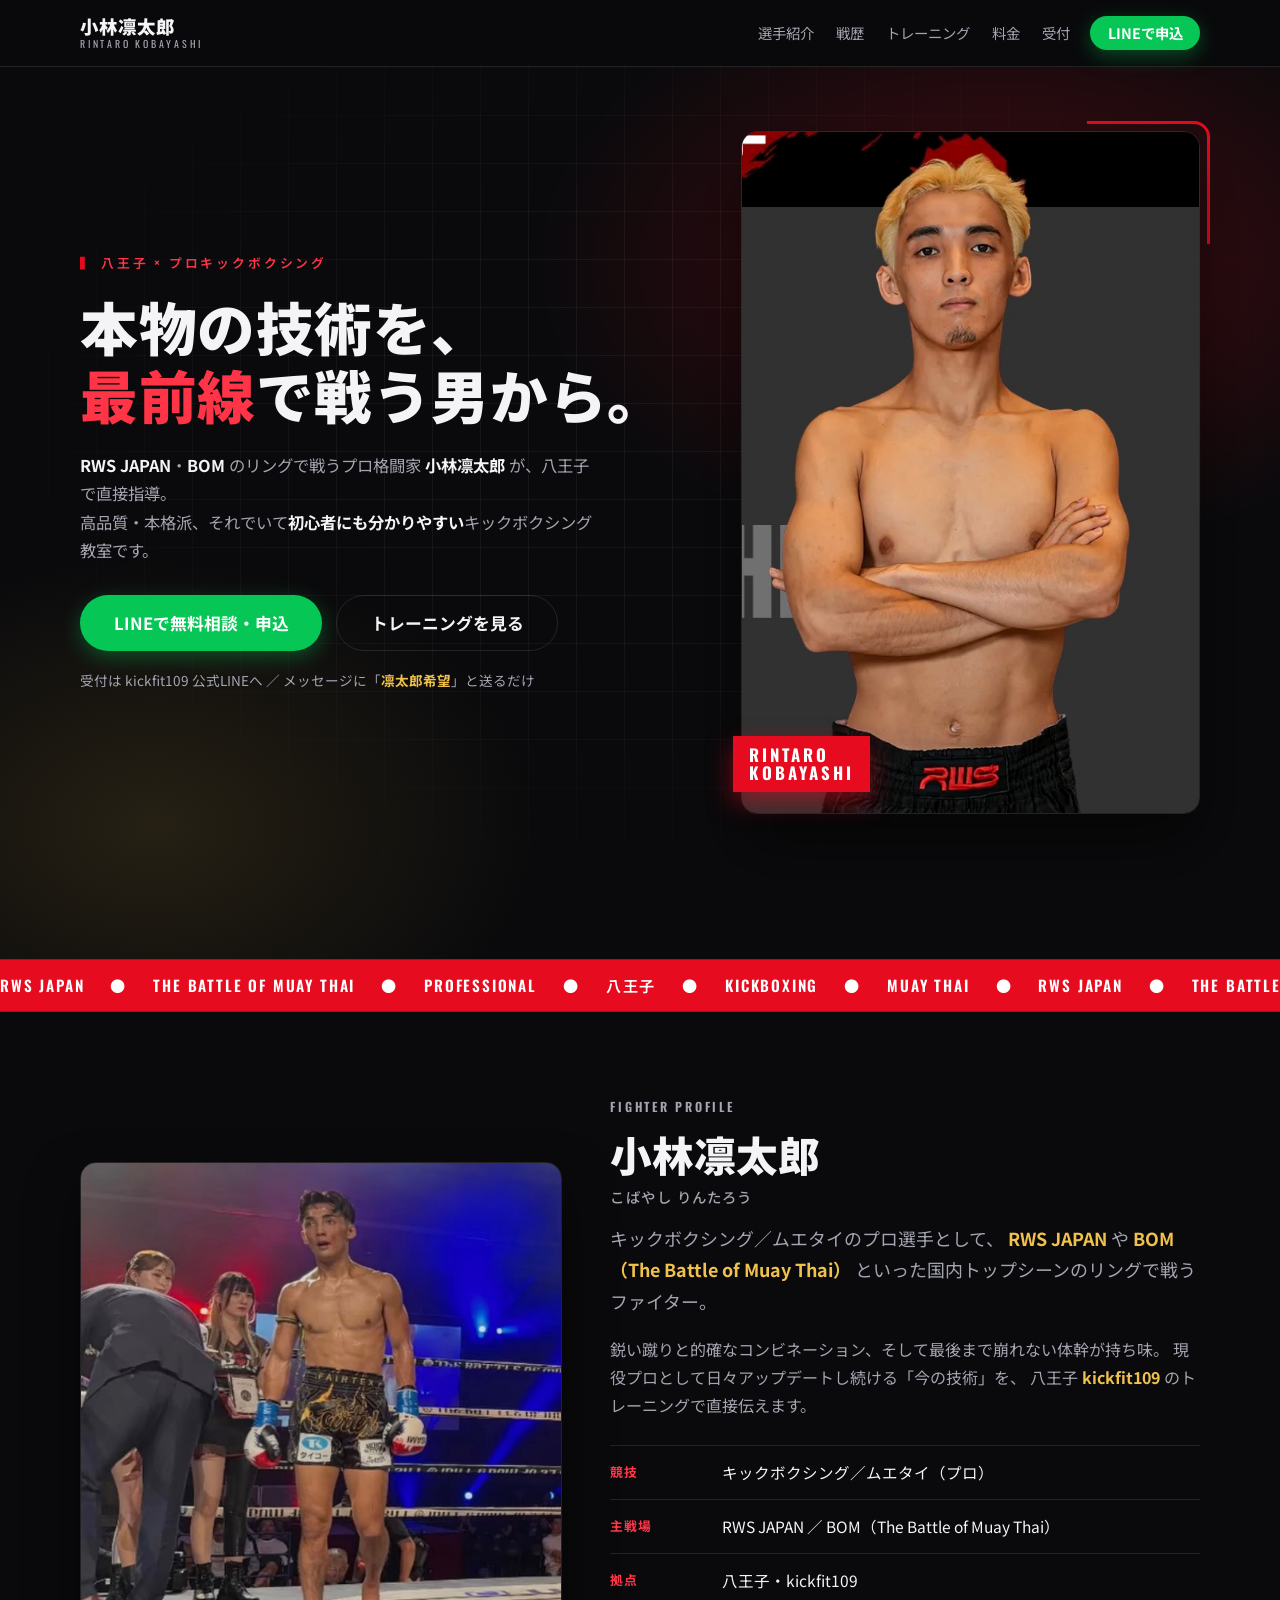
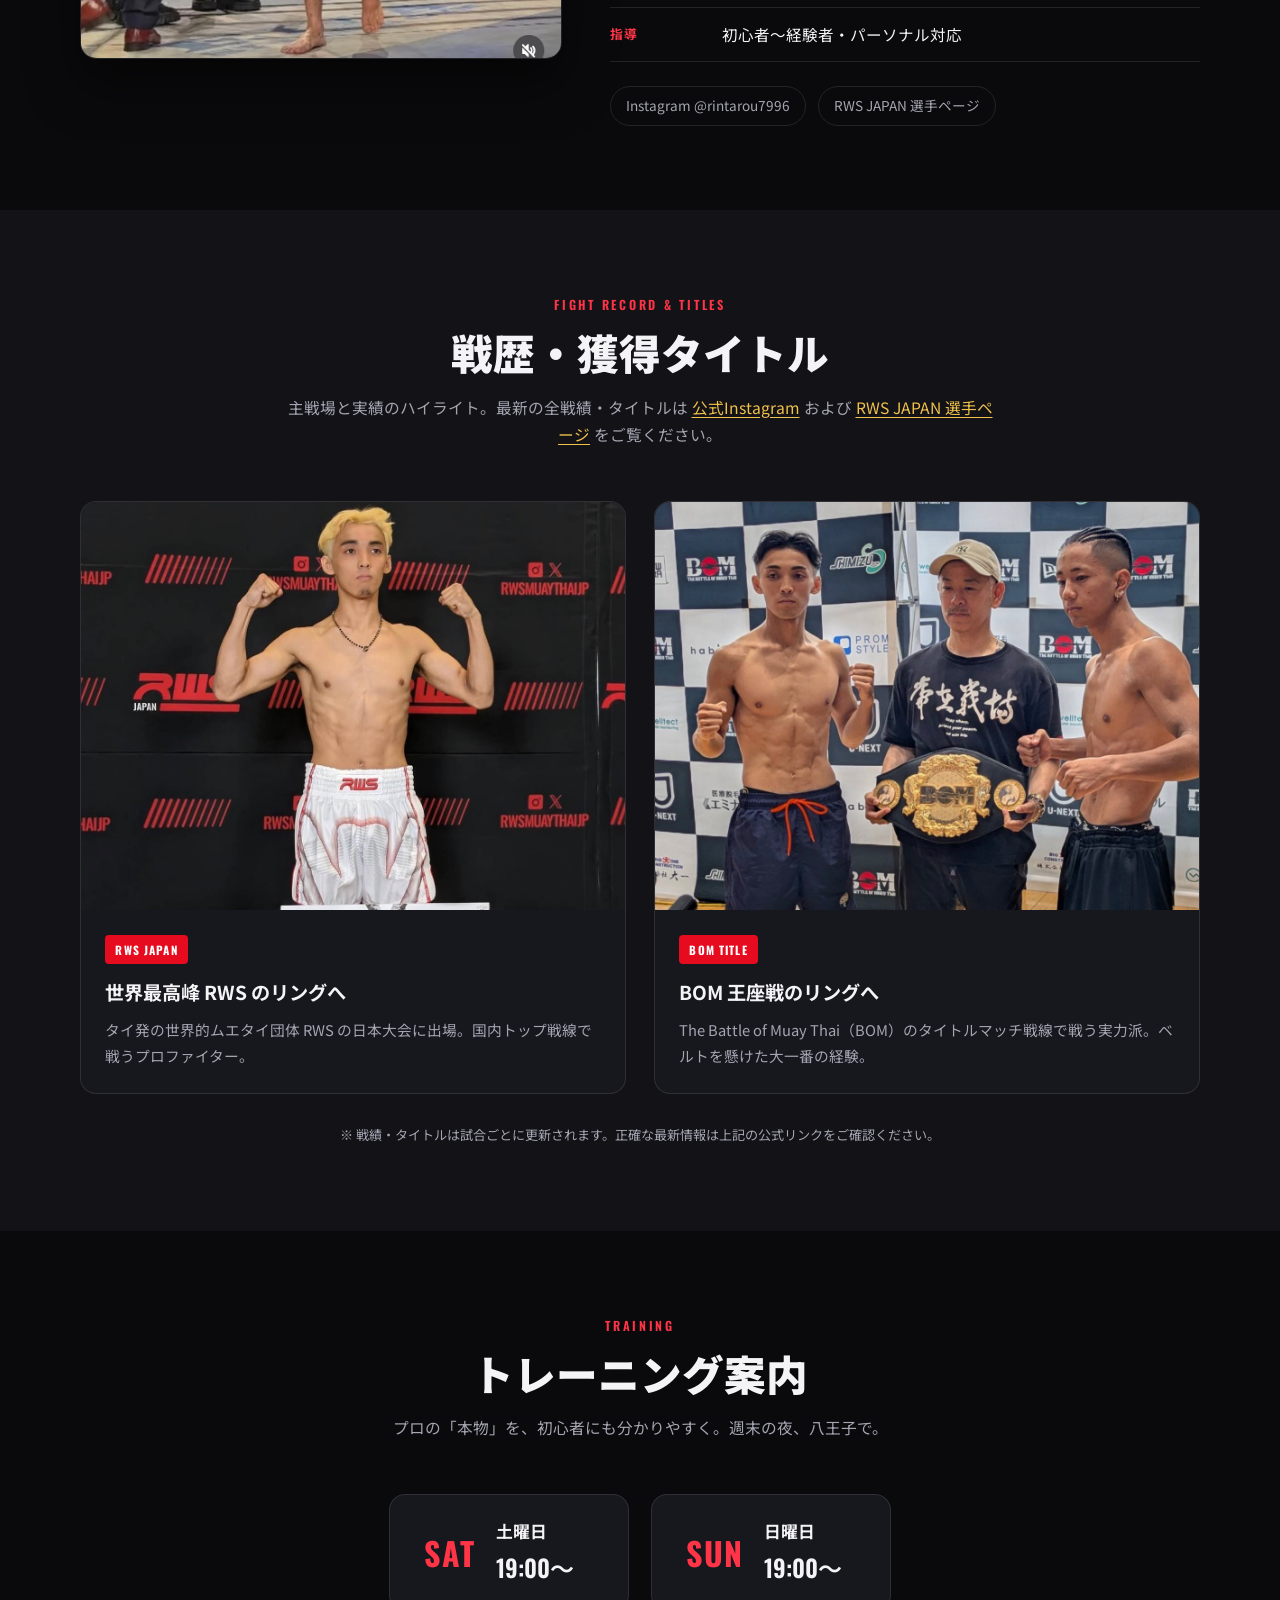
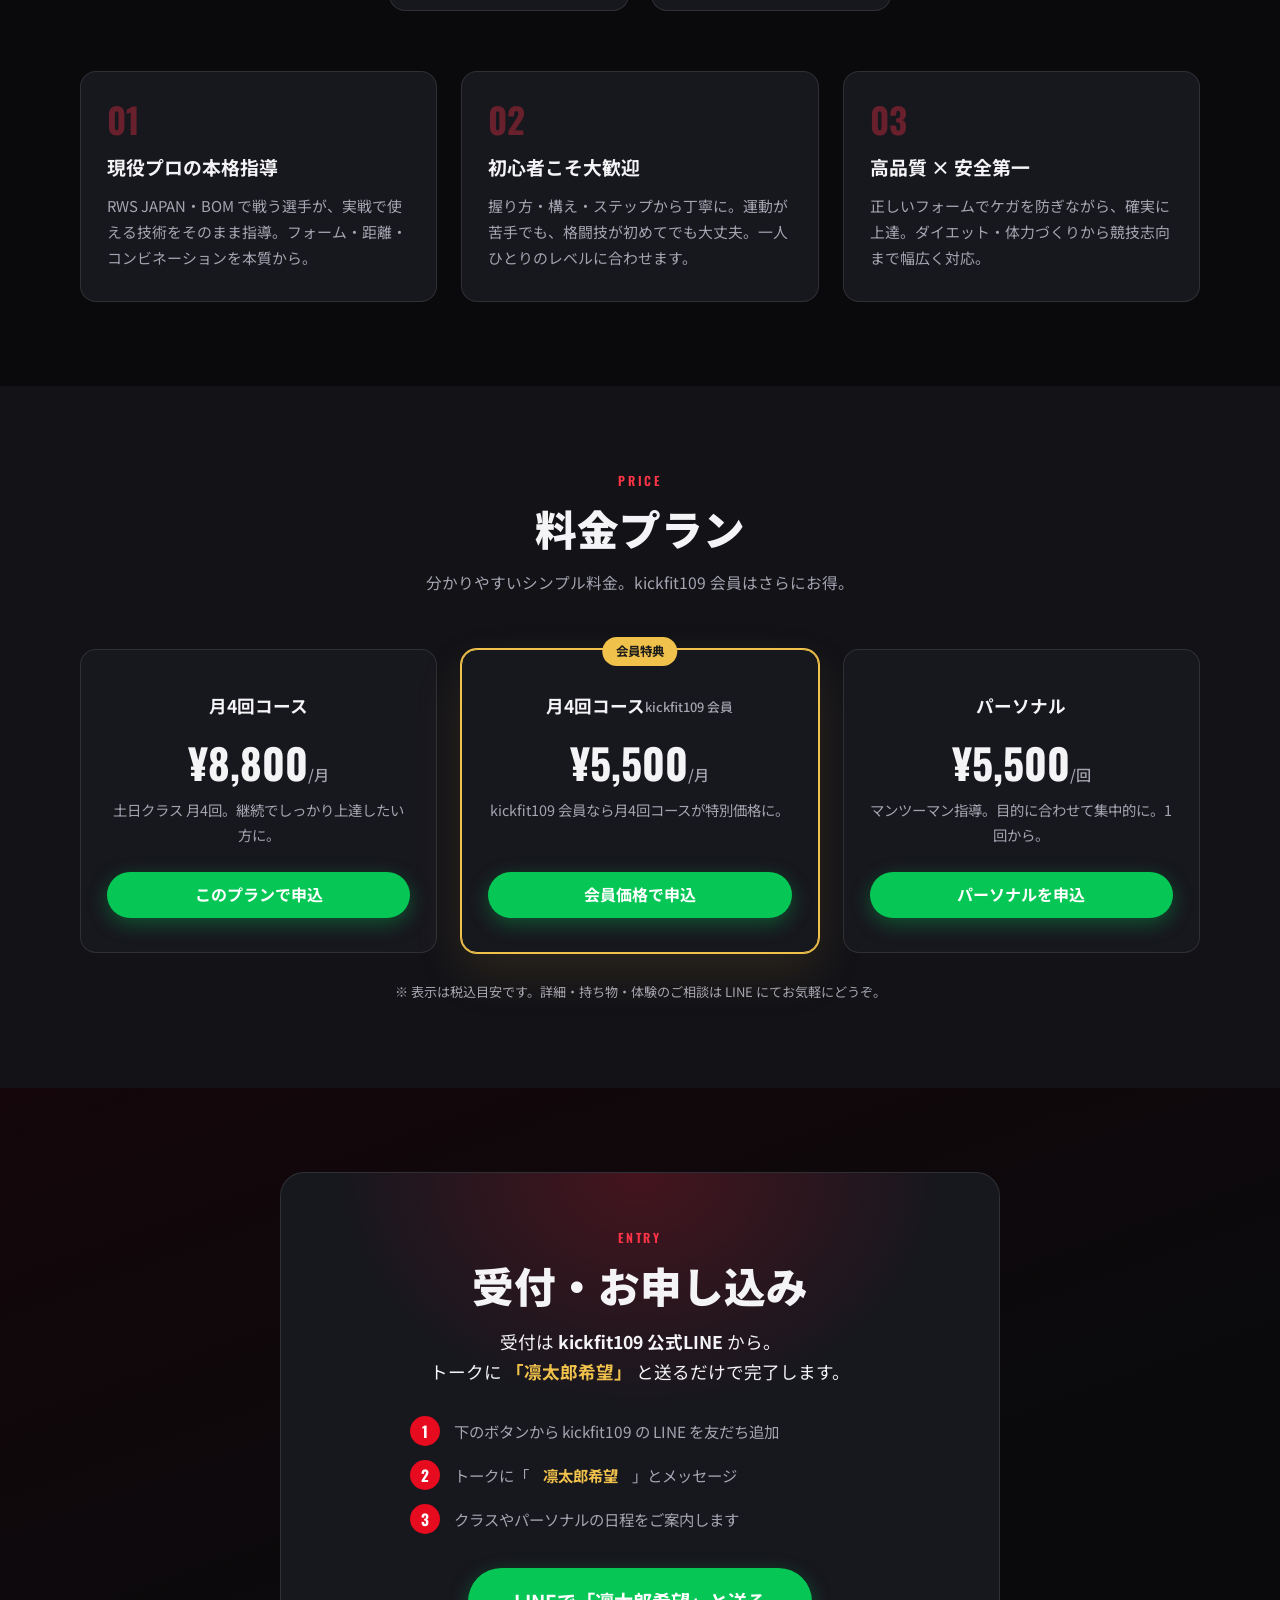
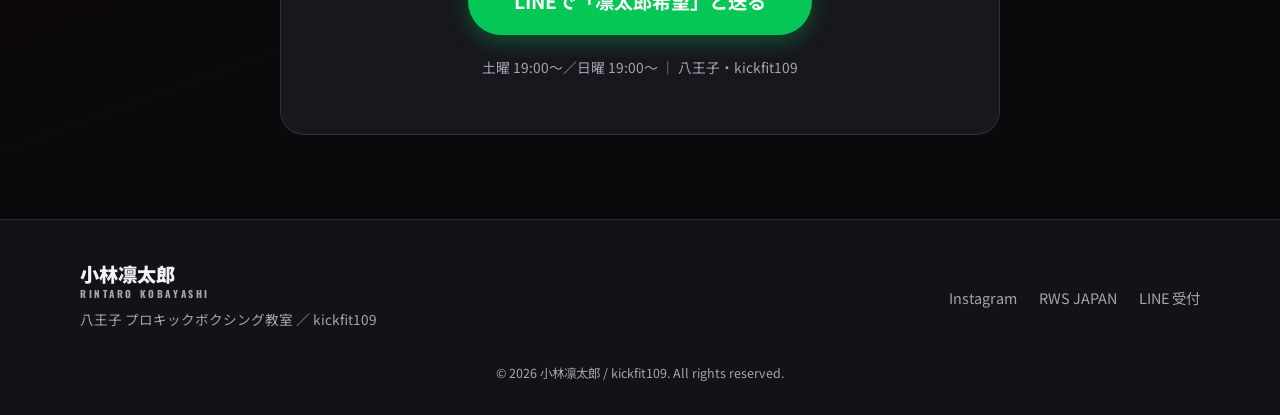
<file: rintaro/index.html>
<!DOCTYPE html>
<html lang="ja">
<head>
<meta charset="UTF-8" />
<meta name="viewport" content="width=device-width, initial-scale=1.0" />

<!-- ===== SEO ===== -->
<title>小林凛太郎 八王子プロキックボクシング教室｜kickfit109 公式トレーニング受付</title>
<meta name="description" content="RWS JAPAN・BOM で戦うプロ格闘家 小林凛太郎による八王子のプロキックボクシング・ムエタイ教室。土日夜開催、月4回¥8,800（kickfit109会員¥5,500）、パーソナル¥5,500。初心者歓迎、本格指導を分かりやすく。LINEで受付中。" />
<meta name="keywords" content="小林凛太郎,八王子,プロキックボクシング,キックボクシング,ムエタイ,kickfit109,格闘技,ジム,パーソナルトレーニング,初心者,RWS JAPAN,BOM" />
<meta name="author" content="小林凛太郎 / kickfit109" />
<meta name="robots" content="index, follow" />
<link rel="canonical" href="https://kickfit109.com/rintaro/" />

<!-- ===== OGP / Twitter ===== -->
<meta property="og:type" content="website" />
<meta property="og:site_name" content="小林凛太郎 プロキックボクシング教室 @ 八王子 kickfit109" />
<meta property="og:title" content="小林凛太郎 八王子プロキックボクシング教室｜kickfit109" />
<meta property="og:description" content="RWS JAPAN・BOM で戦うプロ格闘家 小林凛太郎による八王子のプロキックボクシング教室。土日夜開催、初心者歓迎。LINEで受付中。" />
<meta property="og:image" content="assets/img/rintaro-rws.jpg" />
<meta property="og:locale" content="ja_JP" />
<meta name="twitter:card" content="summary_large_image" />
<meta name="twitter:title" content="小林凛太郎 八王子プロキックボクシング教室｜kickfit109" />
<meta name="twitter:description" content="プロ格闘家 小林凛太郎による八王子のキックボクシング・ムエタイ教室。初心者歓迎。" />
<meta name="twitter:image" content="assets/img/rintaro-rws.jpg" />

<meta name="theme-color" content="#0a0a0c" />
<link rel="preconnect" href="https://fonts.googleapis.com" />
<link rel="preconnect" href="https://fonts.gstatic.com" crossorigin />
<link href="https://fonts.googleapis.com/css2?family=Noto+Sans+JP:wght@400;500;700;900&family=Oswald:wght@500;600;700&display=swap" rel="stylesheet" />
<link rel="stylesheet" href="assets/style.css" />

<!-- ===== 構造化データ (SEO) ===== -->
<script type="application/ld+json">
{
  "@context": "https://schema.org",
  "@type": "SportsActivityLocation",
  "name": "小林凛太郎 プロキックボクシング教室（kickfit109）",
  "description": "プロ格闘家 小林凛太郎による八王子のプロキックボクシング・ムエタイ教室。初心者歓迎、本格指導。",
  "sport": ["キックボクシング", "ムエタイ"],
  "areaServed": "八王子市",
  "address": {
    "@type": "PostalAddress",
    "addressLocality": "八王子市",
    "addressRegion": "東京都",
    "addressCountry": "JP"
  },
  "openingHoursSpecification": [
    { "@type": "OpeningHoursSpecification", "dayOfWeek": "Saturday", "opens": "19:00" },
    { "@type": "OpeningHoursSpecification", "dayOfWeek": "Sunday", "opens": "19:00" }
  ],
  "employee": {
    "@type": "Person",
    "name": "小林凛太郎",
    "jobTitle": "プロキックボクサー / ムエタイ選手",
    "sameAs": [
      "https://www.instagram.com/rintarou7996",
      "https://rwsjapan.com/fighter/rintaro-kobayashi/"
    ]
  }
}
</script>
</head>
<body>

<!-- ===== ヘッダー ===== -->
<header class="site-header" id="top">
  <div class="header-inner">
    <a href="#top" class="brand">
      <span class="brand-jp">小林凛太郎</span>
      <span class="brand-sub">RINTARO KOBAYASHI</span>
    </a>
    <nav class="nav" aria-label="メインナビゲーション">
      <a href="#about">選手紹介</a>
      <a href="#record">戦歴</a>
      <a href="#training">トレーニング</a>
      <a href="#price">料金</a>
      <a href="#access">受付</a>
    </nav>
    <a class="btn btn-line btn-nav" href="https://lin.ee/SqrWydz" target="_blank" rel="noopener">
      LINEで申込
    </a>
  </div>
</header>

<!-- ===== ヒーロー ===== -->
<section class="hero">
  <div class="hero-bg" aria-hidden="true"></div>
  <div class="hero-grid">
    <div class="hero-copy">
      <p class="hero-eyebrow">八王子 × プロキックボクシング</p>
      <h1 class="hero-title">
        本物の技術を、<br />
        <span class="accent">最前線</span>で戦う男から。
      </h1>
      <p class="hero-lead">
        <strong>RWS JAPAN</strong>・<strong>BOM</strong> のリングで戦うプロ格闘家
        <strong>小林凛太郎</strong> が、八王子で直接指導。<br />
        高品質・本格派、それでいて<strong>初心者にも分かりやすい</strong>キックボクシング教室です。
      </p>
      <div class="hero-cta">
        <a class="btn btn-line btn-lg" href="https://lin.ee/SqrWydz" target="_blank" rel="noopener">
          LINEで無料相談・申込
        </a>
        <a class="btn btn-ghost btn-lg" href="#training">トレーニングを見る</a>
      </div>
      <p class="hero-note">受付は kickfit109 公式LINEへ ／ メッセージに「<strong>凛太郎希望</strong>」と送るだけ</p>
    </div>
    <div class="hero-photo">
      <img src="assets/img/rintaro-portrait.jpg" alt="プロキックボクサー 小林凛太郎" width="562" height="837" loading="eager" />
      <div class="hero-photo-tag">RINTARO<br />KOBAYASHI</div>
    </div>
  </div>
  <a href="#about" class="scroll-cue" aria-label="下へスクロール">SCROLL</a>
</section>

<!-- ===== ステータス帯 ===== -->
<section class="marquee" aria-hidden="true">
  <div class="marquee-track">
    <span>RWS JAPAN</span><span>●</span><span>THE BATTLE OF MUAY THAI</span><span>●</span>
    <span>PROFESSIONAL</span><span>●</span><span>八王子</span><span>●</span>
    <span>KICKBOXING</span><span>●</span><span>MUAY THAI</span><span>●</span>
    <span>RWS JAPAN</span><span>●</span><span>THE BATTLE OF MUAY THAI</span><span>●</span>
    <span>PROFESSIONAL</span><span>●</span><span>八王子</span><span>●</span>
    <span>KICKBOXING</span><span>●</span><span>MUAY THAI</span><span>●</span>
  </div>
</section>

<!-- ===== 選手紹介 ===== -->
<section class="section" id="about">
  <div class="container about-grid">
    <div class="about-photo">
      <img src="assets/img/rintaro-ring.jpg" alt="リングに立つ小林凛太郎" width="1206" height="1242" loading="lazy" />
    </div>
    <div class="about-copy">
      <p class="section-eyebrow">FIGHTER PROFILE</p>
      <h2 class="section-title">小林凛太郎<span class="section-title-sub">こばやし りんたろう</span></h2>
      <p class="about-lead">
        キックボクシング／ムエタイのプロ選手として、
        <strong>RWS JAPAN</strong> や <strong>BOM（The Battle of Muay Thai）</strong>
        といった国内トップシーンのリングで戦うファイター。
      </p>
      <p>
        鋭い蹴りと的確なコンビネーション、そして最後まで崩れない体幹が持ち味。
        現役プロとして日々アップデートし続ける「今の技術」を、
        八王子 <strong>kickfit109</strong> のトレーニングで直接伝えます。
      </p>
      <ul class="fact-list">
        <li><span>競技</span>キックボクシング／ムエタイ（プロ）</li>
        <li><span>主戦場</span>RWS JAPAN ／ BOM（The Battle of Muay Thai）</li>
        <li><span>拠点</span>八王子・kickfit109</li>
        <li><span>指導</span>初心者〜経験者・パーソナル対応</li>
      </ul>
      <div class="about-links">
        <a class="chip" href="https://www.instagram.com/rintarou7996" target="_blank" rel="noopener">Instagram @rintarou7996</a>
        <a class="chip" href="https://rwsjapan.com/fighter/rintaro-kobayashi/" target="_blank" rel="noopener">RWS JAPAN 選手ページ</a>
      </div>
    </div>
  </div>
</section>

<!-- ===== 戦歴・タイトル ===== -->
<section class="section section-dark" id="record">
  <div class="container">
    <div class="section-head-center">
      <p class="section-eyebrow">FIGHT RECORD &amp; TITLES</p>
      <h2 class="section-title">戦歴・獲得タイトル</h2>
      <p class="section-note">
        主戦場と実績のハイライト。最新の全戦績・タイトルは
        <a href="https://www.instagram.com/rintarou7996" target="_blank" rel="noopener">公式Instagram</a>
        および
        <a href="https://rwsjapan.com/fighter/rintaro-kobayashi/" target="_blank" rel="noopener">RWS JAPAN 選手ページ</a>
        をご覧ください。
      </p>
    </div>

    <div class="record-grid">
      <article class="record-card">
        <img src="assets/img/rintaro-rws.jpg" alt="RWS JAPAN 計量時の小林凛太郎" width="1206" height="1191" loading="lazy" />
        <div class="record-body">
          <span class="record-badge">RWS JAPAN</span>
          <h3>世界最高峰 RWS のリングへ</h3>
          <p>タイ発の世界的ムエタイ団体 RWS の日本大会に出場。国内トップ戦線で戦うプロファイター。</p>
        </div>
      </article>
      <article class="record-card">
        <img src="assets/img/rintaro-belt.jpg" alt="BOM 王座戦 計量時の小林凛太郎" width="1206" height="1301" loading="lazy" />
        <div class="record-body">
          <span class="record-badge">BOM TITLE</span>
          <h3>BOM 王座戦のリングへ</h3>
          <p>The Battle of Muay Thai（BOM）のタイトルマッチ戦線で戦う実力派。ベルトを懸けた大一番の経験。</p>
        </div>
      </article>
    </div>

    <p class="record-disclaimer">
      ※ 戦績・タイトルは試合ごとに更新されます。正確な最新情報は上記の公式リンクをご確認ください。
    </p>
  </div>
</section>

<!-- ===== トレーニング案内 ===== -->
<section class="section" id="training">
  <div class="container">
    <div class="section-head-center">
      <p class="section-eyebrow">TRAINING</p>
      <h2 class="section-title">トレーニング案内</h2>
      <p class="section-note">プロの「本物」を、初心者にも分かりやすく。週末の夜、八王子で。</p>
    </div>

    <div class="schedule">
      <div class="schedule-card">
        <span class="schedule-day">SAT</span>
        <div>
          <p class="schedule-jp">土曜日</p>
          <p class="schedule-time">19:00〜</p>
        </div>
      </div>
      <div class="schedule-card">
        <span class="schedule-day">SUN</span>
        <div>
          <p class="schedule-jp">日曜日</p>
          <p class="schedule-time">19:00〜</p>
        </div>
      </div>
    </div>

    <div class="feature-grid">
      <div class="feature">
        <div class="feature-num">01</div>
        <h3>現役プロの本格指導</h3>
        <p>RWS JAPAN・BOM で戦う選手が、実戦で使える技術をそのまま指導。フォーム・距離・コンビネーションを本質から。</p>
      </div>
      <div class="feature">
        <div class="feature-num">02</div>
        <h3>初心者こそ大歓迎</h3>
        <p>握り方・構え・ステップから丁寧に。運動が苦手でも、格闘技が初めてでも大丈夫。一人ひとりのレベルに合わせます。</p>
      </div>
      <div class="feature">
        <div class="feature-num">03</div>
        <h3>高品質 × 安全第一</h3>
        <p>正しいフォームでケガを防ぎながら、確実に上達。ダイエット・体力づくりから競技志向まで幅広く対応。</p>
      </div>
    </div>
  </div>
</section>

<!-- ===== 料金 ===== -->
<section class="section section-dark" id="price">
  <div class="container">
    <div class="section-head-center">
      <p class="section-eyebrow">PRICE</p>
      <h2 class="section-title">料金プラン</h2>
      <p class="section-note">分かりやすいシンプル料金。kickfit109 会員はさらにお得。</p>
    </div>

    <div class="price-grid">
      <div class="price-card">
        <p class="price-name">月4回コース</p>
        <p class="price-value">¥8,800<span>/月</span></p>
        <p class="price-desc">土日クラス 月4回。継続でしっかり上達したい方に。</p>
        <a class="btn btn-line btn-block" href="https://lin.ee/SqrWydz" target="_blank" rel="noopener">このプランで申込</a>
      </div>

      <div class="price-card price-card-feature">
        <span class="price-ribbon">会員特典</span>
        <p class="price-name">月4回コース<br /><small>kickfit109 会員</small></p>
        <p class="price-value">¥5,500<span>/月</span></p>
        <p class="price-desc">kickfit109 会員なら月4回コースが特別価格に。</p>
        <a class="btn btn-line btn-block" href="https://lin.ee/SqrWydz" target="_blank" rel="noopener">会員価格で申込</a>
      </div>

      <div class="price-card">
        <p class="price-name">パーソナル</p>
        <p class="price-value">¥5,500<span>/回</span></p>
        <p class="price-desc">マンツーマン指導。目的に合わせて集中的に。1回から。</p>
        <a class="btn btn-line btn-block" href="https://lin.ee/SqrWydz" target="_blank" rel="noopener">パーソナルを申込</a>
      </div>
    </div>
    <p class="price-note">※ 表示は税込目安です。詳細・持ち物・体験のご相談は LINE にてお気軽にどうぞ。</p>
  </div>
</section>

<!-- ===== 受付・アクセス ===== -->
<section class="section section-cta" id="access">
  <div class="container">
    <div class="cta-box">
      <p class="section-eyebrow">ENTRY</p>
      <h2 class="section-title">受付・お申し込み</h2>
      <p class="cta-lead">
        受付は <strong>kickfit109 公式LINE</strong> から。<br />
        トークに <strong class="hl">「凛太郎希望」</strong> と送るだけで完了します。
      </p>

      <ol class="steps">
        <li><span>1</span>下のボタンから kickfit109 の LINE を友だち追加</li>
        <li><span>2</span>トークに「<strong>凛太郎希望</strong>」とメッセージ</li>
        <li><span>3</span>クラスやパーソナルの日程をご案内します</li>
      </ol>

      <a class="btn btn-line btn-xl" href="https://lin.ee/SqrWydz" target="_blank" rel="noopener">
        LINEで「凛太郎希望」と送る
      </a>
      <p class="cta-fine">土曜 19:00〜／日曜 19:00〜 ｜ 八王子・kickfit109</p>
    </div>
  </div>
</section>

<!-- ===== フッター ===== -->
<footer class="site-footer">
  <div class="container footer-inner">
    <div>
      <p class="footer-brand">小林凛太郎<span>RINTARO KOBAYASHI</span></p>
      <p class="footer-tag">八王子 プロキックボクシング教室 ／ kickfit109</p>
    </div>
    <div class="footer-links">
      <a href="https://www.instagram.com/rintarou7996" target="_blank" rel="noopener">Instagram</a>
      <a href="https://rwsjapan.com/fighter/rintaro-kobayashi/" target="_blank" rel="noopener">RWS JAPAN</a>
      <a href="https://lin.ee/SqrWydz" target="_blank" rel="noopener">LINE 受付</a>
    </div>
  </div>
  <p class="copyright">© <span id="year"></span> 小林凛太郎 / kickfit109. All rights reserved.</p>
</footer>

<!-- ===== 追従CTA（モバイル） ===== -->
<a class="floating-line" href="https://lin.ee/SqrWydz" target="_blank" rel="noopener" aria-label="LINEで申し込む">
  <span>LINEで申込</span>
</a>

<script src="assets/main.js" defer></script>
</body>
</html>
</file>
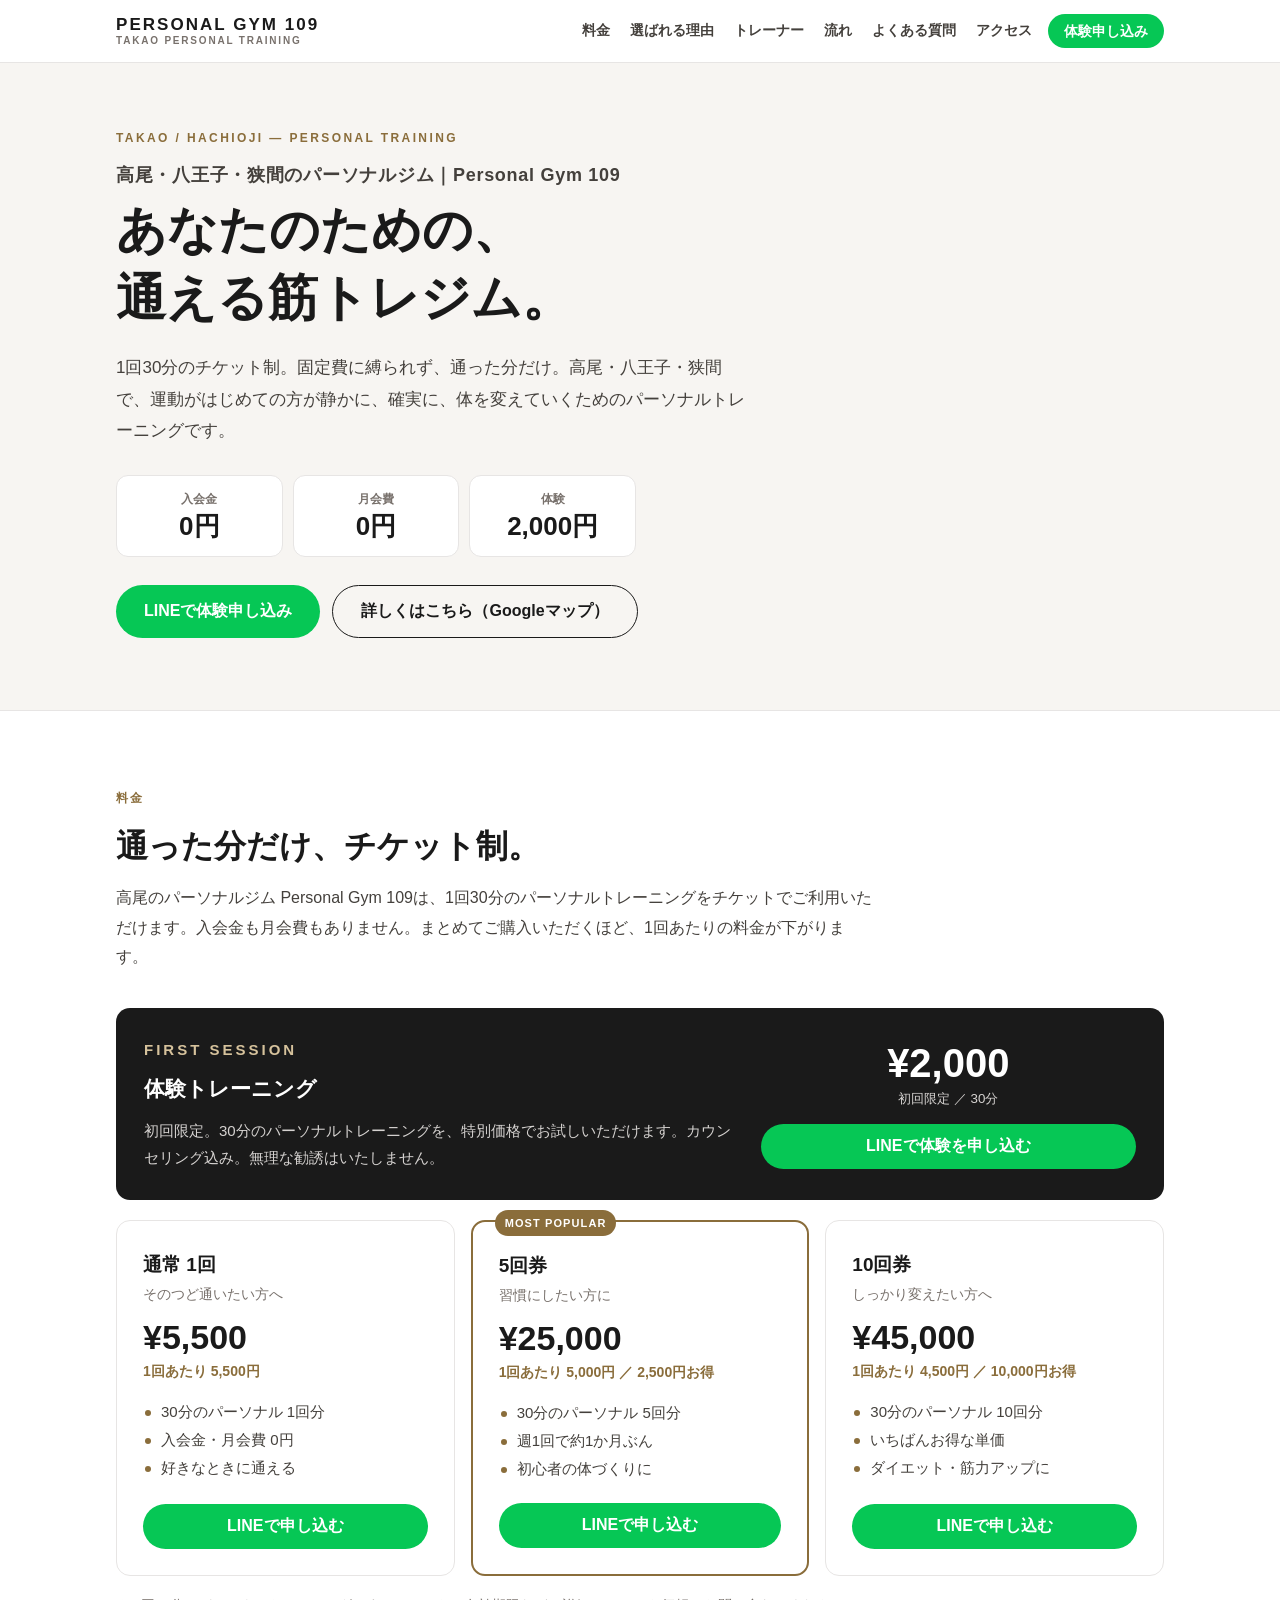
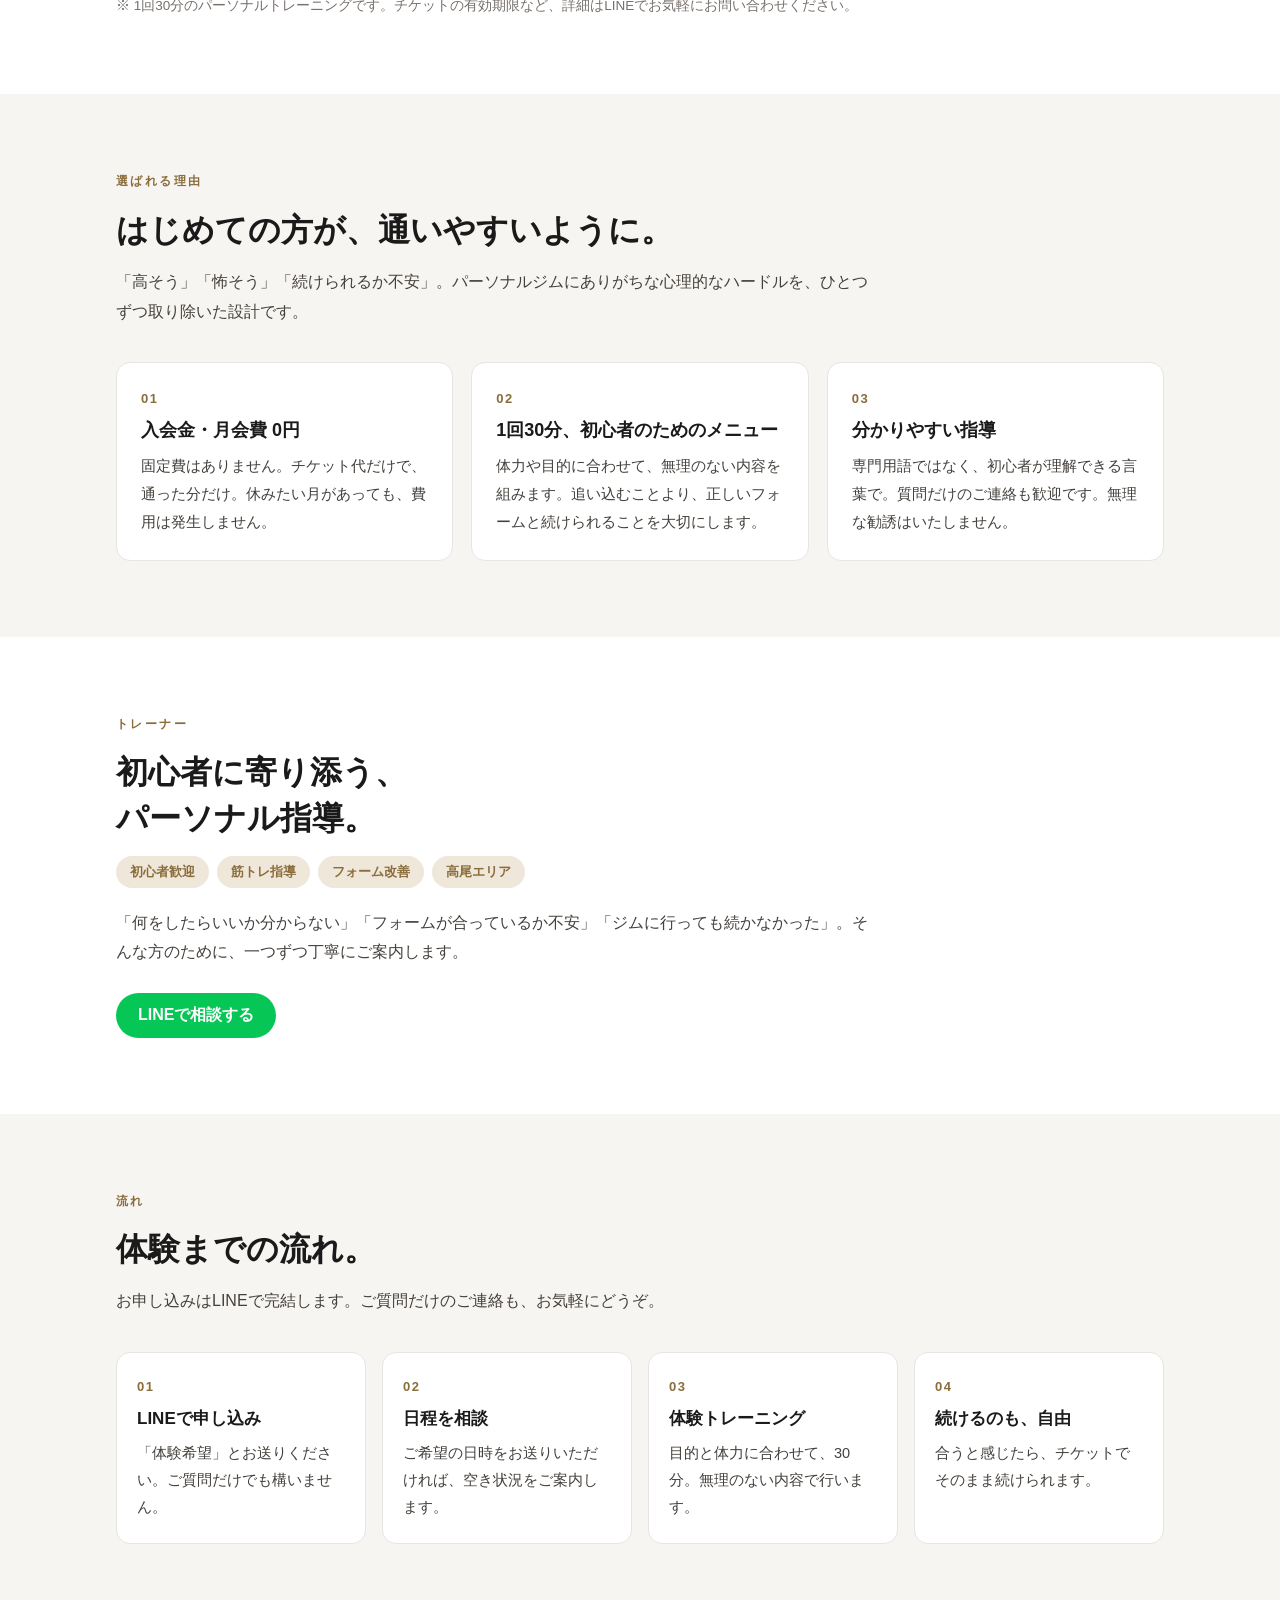
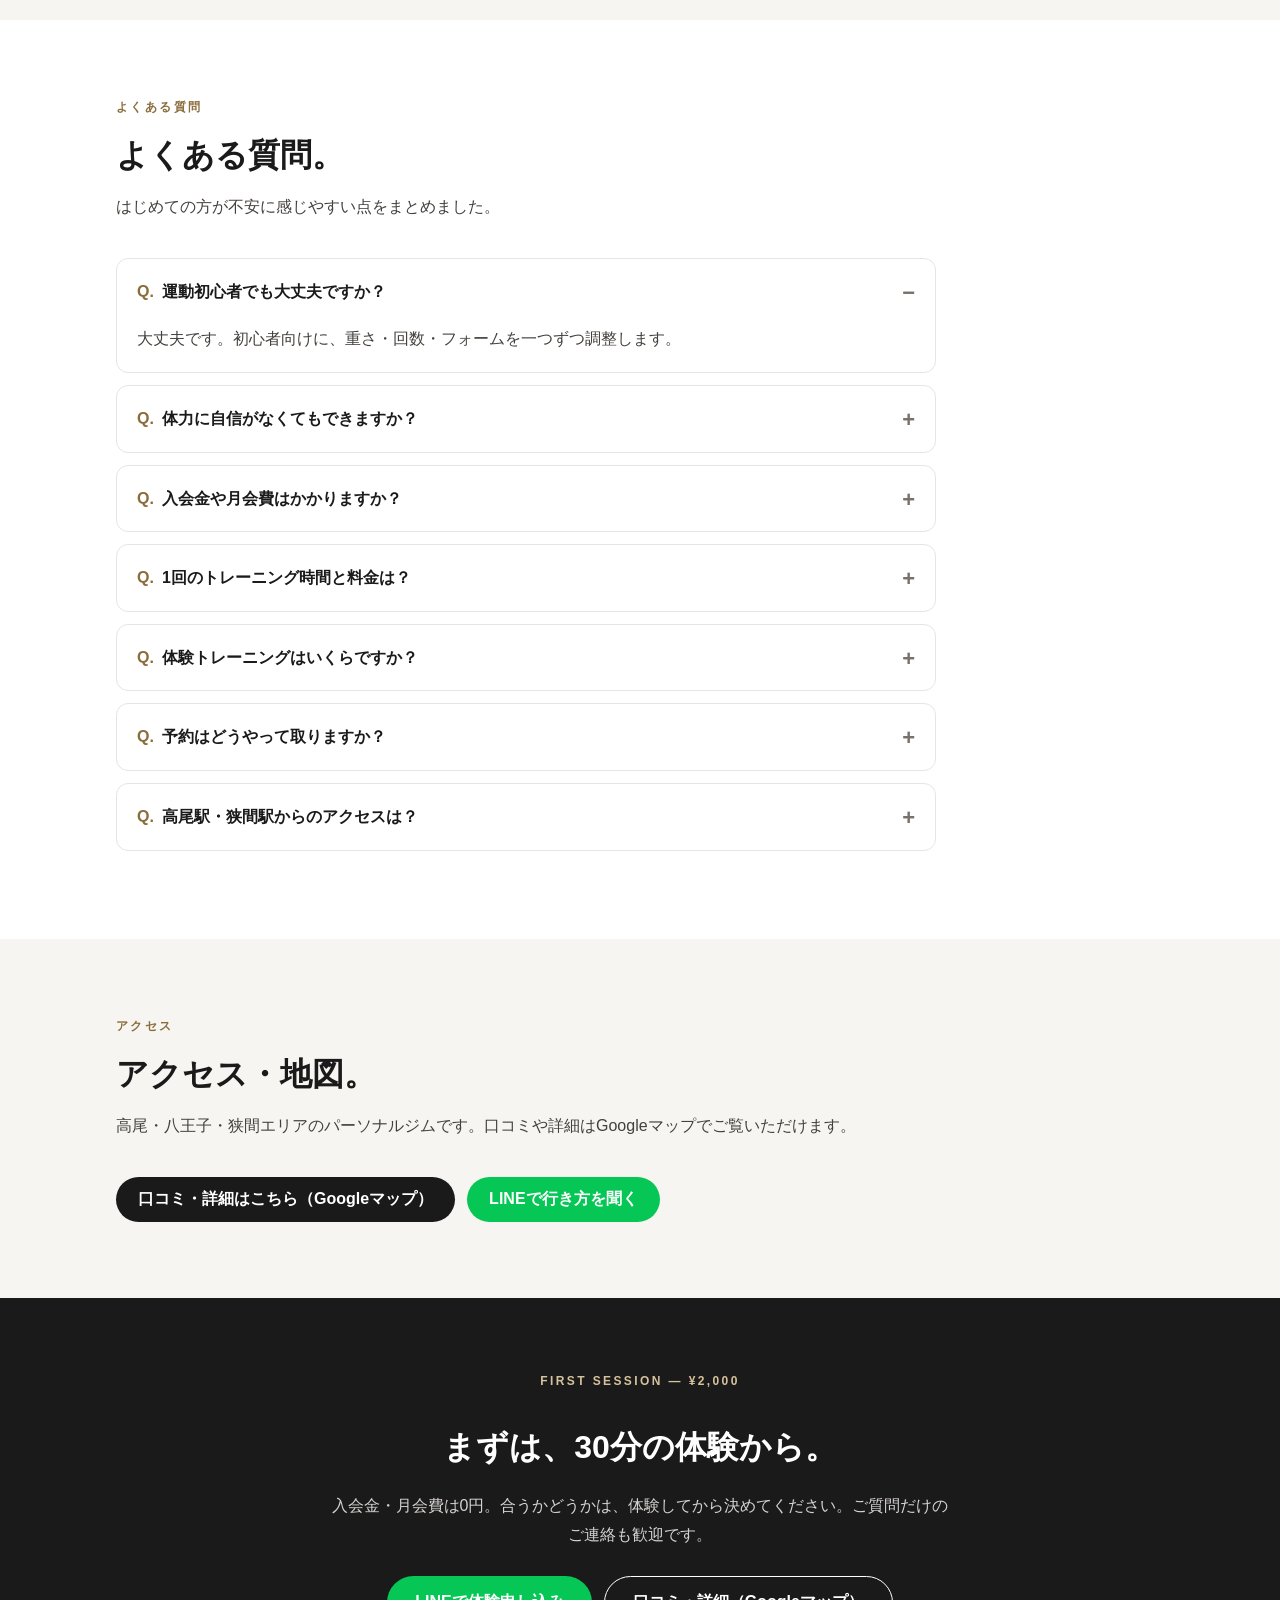
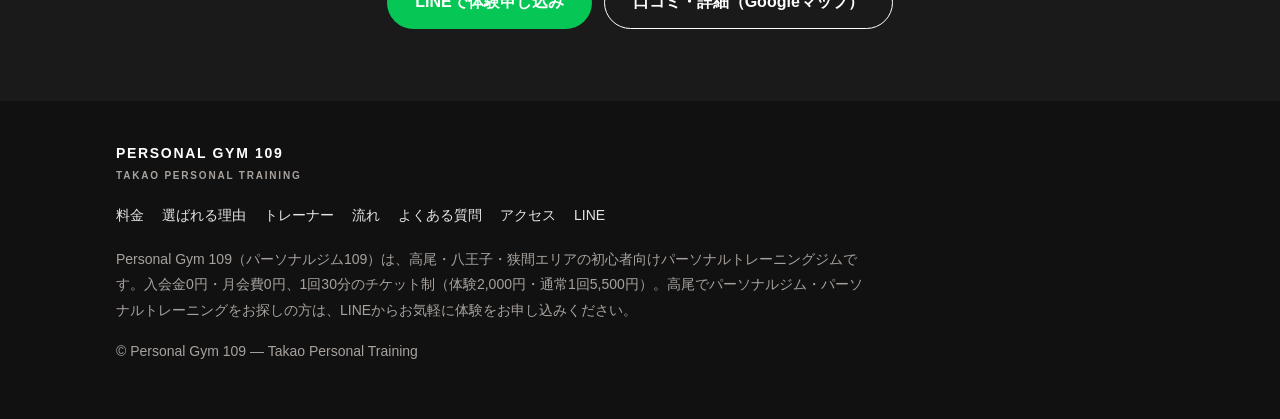
<file: takaogym/index.html>
<!DOCTYPE html>
<html lang="ja">
<head>
<meta charset="UTF-8" />
<meta name="viewport" content="width=device-width, initial-scale=1.0" />

<!-- ===== SEO（メインKW: 高尾 パーソナルジム） ===== -->
<title>高尾のパーソナルジム Personal Gym 109｜入会金・月会費0円</title>
<meta name="description" content="高尾・八王子・狭間の初心者向けパーソナルジム「Personal Gym 109（パーソナルジム109）」。入会金・月会費0円、1回30分のチケット制で通った分だけ。体験2,000円（初回限定・カウンセリング込み）、通常1回5,500円、5回券・10回券あり。LINEで体験申し込み受付中。" />
<meta name="robots" content="index, follow, max-image-preview:large" />
<link rel="canonical" href="https://takaogym.netlify.app/" />

<!-- ===== OGP / X ===== -->
<meta property="og:type" content="website" />
<meta property="og:locale" content="ja_JP" />
<meta property="og:site_name" content="Personal Gym 109" />
<meta property="og:title" content="高尾のパーソナルジム Personal Gym 109｜入会金・月会費0円" />
<meta property="og:description" content="1回30分のチケット制。固定費に縛られず、通った分だけ。高尾・八王子・狭間の初心者向けパーソナルトレーニング。体験2,000円。" />
<meta property="og:url" content="https://takaogym.netlify.app/" />
<meta property="og:image" content="https://takaogym.netlify.app/og-image.png" />
<meta property="og:image:width" content="1200" />
<meta property="og:image:height" content="630" />
<meta property="og:image:alt" content="高尾のパーソナルジム Personal Gym 109" />
<meta name="twitter:card" content="summary_large_image" />
<meta name="twitter:title" content="高尾のパーソナルジム Personal Gym 109" />
<meta name="twitter:description" content="入会金・月会費0円、1回30分のチケット制。高尾・八王子・狭間の初心者向けパーソナルジム。" />
<meta name="twitter:image" content="https://takaogym.netlify.app/og-image.png" />

<link rel="icon" href="/favicon.svg" type="image/svg+xml" />
<link rel="apple-touch-icon" href="/apple-touch-icon.png" />
<meta name="theme-color" content="#1a1a1a" />

<!-- ===== 構造化データ（ローカルSEO / FAQリッチリザルト） ===== -->
<script type="application/ld+json">
{
  "@context": "https://schema.org",
  "@graph": [
    {
      "@type": "ExerciseGym",
      "@id": "https://takaogym.netlify.app/#gym",
      "name": "Personal Gym 109",
      "alternateName": ["パーソナルジム109", "PERSONAL GYM 109 高尾", "Takao Personal Training"],
      "description": "高尾・八王子・狭間エリアの初心者向けパーソナルトレーニングジム。入会金0円・月会費0円、1回30分のチケット制。",
      "url": "https://takaogym.netlify.app/",
      "image": "https://takaogym.netlify.app/og-image.png",
      "logo": "https://takaogym.netlify.app/apple-touch-icon.png",
      "priceRange": "¥2,000〜¥5,500 / 30分",
      "currenciesAccepted": "JPY",
      "address": {
        "@type": "PostalAddress",
        "addressRegion": "東京都",
        "addressLocality": "八王子市",
        "addressCountry": "JP"
      },
      "areaServed": [
        { "@type": "Place", "name": "高尾" },
        { "@type": "Place", "name": "狭間" },
        { "@type": "City", "name": "八王子市" }
      ],
      "hasOfferCatalog": {
        "@type": "OfferCatalog",
        "name": "料金（1回30分のパーソナルトレーニング）",
        "itemListElement": [
          { "@type": "Offer", "name": "体験トレーニング（初回限定・30分・カウンセリング込み）", "price": "2000", "priceCurrency": "JPY" },
          { "@type": "Offer", "name": "通常 1回（30分）", "price": "5500", "priceCurrency": "JPY" },
          { "@type": "Offer", "name": "5回券（30分×5回）", "price": "25000", "priceCurrency": "JPY" },
          { "@type": "Offer", "name": "10回券（30分×10回）", "price": "45000", "priceCurrency": "JPY" }
        ]
      }
    },
    {
      "@type": "WebSite",
      "@id": "https://takaogym.netlify.app/#website",
      "url": "https://takaogym.netlify.app/",
      "name": "Personal Gym 109｜高尾のパーソナルジム",
      "inLanguage": "ja",
      "publisher": { "@id": "https://takaogym.netlify.app/#gym" }
    },
    {
      "@type": "WebPage",
      "@id": "https://takaogym.netlify.app/#webpage",
      "url": "https://takaogym.netlify.app/",
      "name": "高尾のパーソナルジム Personal Gym 109｜入会金・月会費0円",
      "isPartOf": { "@id": "https://takaogym.netlify.app/#website" },
      "about": { "@id": "https://takaogym.netlify.app/#gym" },
      "inLanguage": "ja",
      "dateModified": "2026-09-29"
    },
    {
      "@type": "FAQPage",
      "@id": "https://takaogym.netlify.app/#faq",
      "mainEntity": [
        { "@type": "Question", "name": "運動初心者でも大丈夫ですか？", "acceptedAnswer": { "@type": "Answer", "text": "大丈夫です。初心者向けに、重さ・回数・フォームを一つずつ調整します。" } },
        { "@type": "Question", "name": "体力に自信がなくてもできますか？", "acceptedAnswer": { "@type": "Answer", "text": "はい。最初から追い込むのではなく、現在の体力に合わせて無理なく進めます。" } },
        { "@type": "Question", "name": "入会金や月会費はかかりますか？", "acceptedAnswer": { "@type": "Answer", "text": "かかりません。入会金・月会費は0円です。チケット代だけで通え、ウェアやドリンクの押し売りもありません。" } },
        { "@type": "Question", "name": "1回のトレーニング時間と料金は？", "acceptedAnswer": { "@type": "Answer", "text": "1回30分のパーソナルトレーニングで、通常1回5,500円です。5回券（25,000円／1回あたり5,000円）、10回券（45,000円／1回あたり4,500円）もあります。" } },
        { "@type": "Question", "name": "体験トレーニングはいくらですか？", "acceptedAnswer": { "@type": "Answer", "text": "初回限定で2,000円です。30分のパーソナルトレーニングにカウンセリングが含まれます。無理な勧誘はいたしません。" } },
        { "@type": "Question", "name": "予約はどうやって取りますか？", "acceptedAnswer": { "@type": "Answer", "text": "LINEからご連絡ください。希望の日時を送っていただければ、空き状況をご案内します。" } },
        { "@type": "Question", "name": "高尾駅・狭間駅からのアクセスは？", "acceptedAnswer": { "@type": "Answer", "text": "高尾・八王子・狭間エリアからお通いいただけます。詳しい場所はGoogleマップをご確認いただくか、LINEでご案内します。" } }
      ]
    }
  ]
}
</script>

<style>
:root{
  --ink:#1a1a1a;--ink-2:#44403c;--muted:#78716c;--line:#e7e5e4;
  --bg:#ffffff;--bg-soft:#f7f5f2;--accent:#8a6d3b;--accent-soft:#efe7da;
  --line-green:#06c755;--radius:14px;--max:1080px;
}
*{box-sizing:border-box}
html{scroll-behavior:smooth;-webkit-text-size-adjust:100%}
body{margin:0;background:var(--bg);color:var(--ink);font-family:"Hiragino Kaku Gothic ProN","Hiragino Sans","Noto Sans JP",Meiryo,sans-serif;line-height:1.85;font-size:16px}
a{color:var(--accent)}
.container{max-width:var(--max);margin:0 auto;padding:0 16px}

/* header */
.site-header{position:sticky;top:0;z-index:20;background:rgba(255,255,255,.95);backdrop-filter:blur(6px);border-bottom:1px solid var(--line)}
.header-inner{display:flex;align-items:center;gap:16px;height:62px}
.brand{text-decoration:none;color:var(--ink);line-height:1.15}
.brand strong{display:block;font-size:17px;letter-spacing:.12em;font-weight:800}
.brand small{display:block;font-size:10px;letter-spacing:.18em;color:var(--muted);font-weight:600}
.nav{display:none;margin-left:auto;gap:20px}
.nav a{color:var(--ink-2);text-decoration:none;font-size:14px;font-weight:600}
.nav a:hover{color:var(--accent)}
.header-cta{margin-left:auto}
@media(min-width:960px){.nav{display:flex}.header-cta{margin-left:0}}

/* buttons */
.btn{display:inline-flex;align-items:center;justify-content:center;padding:12px 22px;border-radius:999px;font-weight:700;text-decoration:none;line-height:1.3;transition:opacity .15s ease}
.btn:hover{opacity:.88}
.btn-line{background:var(--line-green);color:#fff}
.btn-dark{background:var(--ink);color:#fff}
.btn-ghost{border:1.5px solid var(--ink);color:var(--ink)}
.btn-sm{padding:8px 16px;font-size:14px}
.btn-lg{padding:15px 28px;font-size:16px}
.btn-block{width:100%}

/* hero */
.hero{background:var(--bg-soft);padding:64px 0 72px;border-bottom:1px solid var(--line)}
.eyebrow{margin:0 0 14px;color:var(--accent);font-size:12px;font-weight:800;letter-spacing:.2em}
.hero h1{margin:0 0 20px;font-weight:900;line-height:1.35}
.hero h1 .h1-kw{display:block;margin-bottom:10px;font-size:clamp(15px,2.4vw,18px);font-weight:700;color:var(--ink-2);letter-spacing:.04em}
.hero h1 .h1-catch{display:block;font-size:clamp(30px,6vw,50px)}
.hero-lead{max-width:640px;margin:0 0 28px;color:var(--ink-2);font-size:clamp(15px,2.2vw,17px)}
.hero-stats{display:grid;grid-template-columns:repeat(3,minmax(0,1fr));gap:10px;max-width:520px;margin:0 0 28px;padding:0;list-style:none}
.hero-stats li{background:#fff;border:1px solid var(--line);border-radius:12px;padding:12px 8px;text-align:center}
.hero-stats span{display:block;font-size:12px;color:var(--muted);font-weight:700}
.hero-stats strong{display:block;font-size:clamp(20px,4vw,26px);font-weight:900;line-height:1.3}
.hero-cta{display:flex;flex-wrap:wrap;gap:12px}

/* sections */
.section{padding:76px 0}
.section-soft{background:var(--bg-soft)}
.section h2{margin:0 0 14px;font-size:clamp(23px,4vw,32px);line-height:1.45}
.section-lead{margin:0 0 36px;color:var(--ink-2);max-width:760px}

/* price */
.trial{display:grid;gap:16px;align-items:center;background:var(--ink);color:#fff;border-radius:var(--radius);padding:28px;margin:0 0 20px}
@media(min-width:760px){.trial{grid-template-columns:1.6fr 1fr}}
.trial .eyebrow{color:#d6c29c;margin-bottom:6px}
.trial h3{margin:0 0 8px;font-size:21px}
.trial p{margin:0;color:#d6d3d1;font-size:15px}
.trial-price{text-align:center}
.trial-price .amount{display:block;font-size:40px;font-weight:900;line-height:1.2}
.trial-price small{display:block;color:#d6d3d1;margin-bottom:12px}
.price-grid{display:grid;gap:16px;grid-template-columns:1fr}
@media(min-width:820px){.price-grid{grid-template-columns:repeat(3,1fr)}}
.price-card{position:relative;background:#fff;border:1px solid var(--line);border-radius:var(--radius);padding:26px;display:flex;flex-direction:column}
.price-card.featured{border:2px solid var(--accent)}
.price-badge{position:absolute;top:-12px;left:22px;background:var(--accent);color:#fff;font-size:11px;font-weight:800;letter-spacing:.1em;padding:3px 10px;border-radius:999px}
.price-card h3{margin:0;font-size:19px}
.price-card .for{margin:0 0 8px;color:var(--muted);font-size:14px}
.price-card .amount{margin:0;font-size:34px;font-weight:900;line-height:1.25;color:var(--ink)}
.price-card .unit{margin:0 0 14px;color:var(--accent);font-size:14px;font-weight:700}
.price-card ul{margin:0 0 20px;padding:0;list-style:none;flex:1}
.price-card li{position:relative;padding-left:18px;font-size:15px;color:var(--ink-2)}
.price-card li::before{content:"";position:absolute;left:2px;top:.8em;width:6px;height:6px;border-radius:50%;background:var(--accent)}
.note{margin:18px 0 0;color:var(--muted);font-size:13.5px}

/* reasons */
.reason-grid{display:grid;gap:18px;grid-template-columns:1fr}
@media(min-width:820px){.reason-grid{grid-template-columns:repeat(3,1fr)}}
.reason{background:#fff;border:1px solid var(--line);border-radius:var(--radius);padding:24px}
.reason-num{font-size:13px;font-weight:900;color:var(--accent);letter-spacing:.12em}
.reason h3{margin:6px 0 8px;font-size:18px;line-height:1.5}
.reason p{margin:0;color:var(--ink-2);font-size:15px}

/* trainer */
.tags{display:flex;flex-wrap:wrap;gap:8px;margin:0 0 20px;padding:0;list-style:none}
.tags li{background:var(--accent-soft);color:var(--accent);border-radius:999px;padding:4px 14px;font-size:13px;font-weight:700}
.trainer-text{max-width:760px;margin:0 0 26px;color:var(--ink-2)}
.btn-row{display:flex;flex-wrap:wrap;gap:12px}

/* steps */
.steps{display:grid;gap:16px;grid-template-columns:1fr;margin:0;padding:0;list-style:none;counter-reset:step}
@media(min-width:820px){.steps{grid-template-columns:repeat(4,1fr)}}
.steps li{counter-increment:step;background:#fff;border:1px solid var(--line);border-radius:var(--radius);padding:22px 20px}
.steps li::before{content:"0" counter(step);display:block;color:var(--accent);font-weight:900;font-size:13px;letter-spacing:.12em}
.steps h3{margin:4px 0 6px;font-size:17px}
.steps p{margin:0;color:var(--ink-2);font-size:14.5px}

/* faq */
.faq{max-width:820px}
.faq details{background:#fff;border:1px solid var(--line);border-radius:12px;margin:0 0 12px;padding:0 20px}
.faq summary{cursor:pointer;list-style:none;padding:18px 28px 18px 0;font-weight:700;position:relative}
.faq summary::-webkit-details-marker{display:none}
.faq summary::before{content:"Q.";color:var(--accent);font-weight:900;margin-right:8px}
.faq summary::after{content:"+";position:absolute;right:0;top:14px;font-size:22px;color:var(--muted)}
.faq details[open] summary::after{content:"−"}
.faq details p{margin:0;padding:0 0 18px;color:var(--ink-2)}

/* cta */
.cta{background:var(--ink);color:#fff;text-align:center;padding:72px 0}
.cta .eyebrow{color:#d6c29c}
.cta h2{margin:0 0 14px;font-size:clamp(23px,4vw,32px)}
.cta p{color:#d6d3d1;margin:0 auto 26px;max-width:620px}
.cta .btn-row{justify-content:center}
.cta .btn-ghost{border-color:#fff;color:#fff}

/* footer */
.site-footer{background:#111;color:#a8a29e;padding:40px 0 100px;font-size:14px}
.site-footer a{color:#e7e5e4;text-decoration:none}
.footer-brand{color:#fff;font-weight:800;letter-spacing:.12em;margin:0}
.footer-brand small{display:block;font-size:10px;letter-spacing:.18em;color:#a8a29e;font-weight:600}
.footer-nav{display:flex;flex-wrap:wrap;gap:8px 18px;margin:18px 0}
.footer-about{max-width:760px;margin:0 0 16px;line-height:1.8}
@media(min-width:960px){.site-footer{padding-bottom:40px}}

/* floating mobile cta */
.floating-cta{position:fixed;left:0;right:0;bottom:0;z-index:30;padding:10px 12px calc(10px + env(safe-area-inset-bottom));background:rgba(255,255,255,.96);border-top:1px solid var(--line)}
@media(min-width:960px){.floating-cta{display:none}}
</style>
</head>
<body>

<header class="site-header">
  <div class="container header-inner">
    <a class="brand" href="/"><strong>PERSONAL GYM 109</strong><small>TAKAO PERSONAL TRAINING</small></a>
    <nav class="nav" aria-label="メインメニュー">
      <a href="#price">料金</a>
      <a href="#reasons">選ばれる理由</a>
      <a href="#trainer">トレーナー</a>
      <a href="#flow">流れ</a>
      <a href="#faq">よくある質問</a>
      <a href="#access">アクセス</a>
    </nav>
    <a class="btn btn-line btn-sm header-cta" href="https://lin.ee/SqrWydz" target="_blank" rel="noopener">体験申し込み</a>
  </div>
</header>

<main>

<!-- ===== ヒーロー ===== -->
<section class="hero">
  <div class="container">
    <p class="eyebrow">TAKAO / HACHIOJI — PERSONAL TRAINING</p>
    <h1>
      <span class="h1-kw">高尾・八王子・狭間のパーソナルジム｜Personal Gym 109</span>
      <span class="h1-catch">あなたのための、<br />通える筋トレジム。</span>
    </h1>
    <p class="hero-lead">1回30分のチケット制。固定費に縛られず、通った分だけ。高尾・八王子・狭間で、運動がはじめての方が静かに、確実に、体を変えていくためのパーソナルトレーニングです。</p>
    <ul class="hero-stats">
      <li><span>入会金</span><strong>0円</strong></li>
      <li><span>月会費</span><strong>0円</strong></li>
      <li><span>体験</span><strong>2,000円</strong></li>
    </ul>
    <div class="hero-cta">
      <a class="btn btn-line btn-lg" href="https://lin.ee/SqrWydz" target="_blank" rel="noopener">LINEで体験申し込み</a>
      <a class="btn btn-ghost btn-lg" href="https://www.google.com/maps/search/?api=1&amp;query=Personal+Gym+109+%E9%AB%98%E5%B0%BE" target="_blank" rel="noopener">詳しくはこちら（Googleマップ）</a>
    </div>
  </div>
</section>

<!-- ===== 料金 ===== -->
<section class="section" id="price">
  <div class="container">
    <p class="eyebrow">料金</p>
    <h2>通った分だけ、チケット制。</h2>
    <p class="section-lead">高尾のパーソナルジム Personal Gym 109は、1回30分のパーソナルトレーニングをチケットでご利用いただけます。入会金も月会費もありません。まとめてご購入いただくほど、1回あたりの料金が下がります。</p>

    <div class="trial">
      <div>
        <p class="eyebrow">FIRST SESSION</p>
        <h3>体験トレーニング</h3>
        <p>初回限定。30分のパーソナルトレーニングを、特別価格でお試しいただけます。カウンセリング込み。無理な勧誘はいたしません。</p>
      </div>
      <div class="trial-price">
        <span class="amount">¥2,000</span>
        <small>初回限定 ／ 30分</small>
        <a class="btn btn-line btn-block" href="https://lin.ee/SqrWydz" target="_blank" rel="noopener">LINEで体験を申し込む</a>
      </div>
    </div>

    <div class="price-grid">
      <div class="price-card">
        <h3>通常 1回</h3>
        <p class="for">そのつど通いたい方へ</p>
        <p class="amount">¥5,500</p>
        <p class="unit">1回あたり 5,500円</p>
        <ul>
          <li>30分のパーソナル 1回分</li>
          <li>入会金・月会費 0円</li>
          <li>好きなときに通える</li>
        </ul>
        <a class="btn btn-line btn-block" href="https://lin.ee/SqrWydz" target="_blank" rel="noopener">LINEで申し込む</a>
      </div>
      <div class="price-card featured">
        <span class="price-badge">MOST POPULAR</span>
        <h3>5回券</h3>
        <p class="for">習慣にしたい方に</p>
        <p class="amount">¥25,000</p>
        <p class="unit">1回あたり 5,000円 ／ 2,500円お得</p>
        <ul>
          <li>30分のパーソナル 5回分</li>
          <li>週1回で約1か月ぶん</li>
          <li>初心者の体づくりに</li>
        </ul>
        <a class="btn btn-line btn-block" href="https://lin.ee/SqrWydz" target="_blank" rel="noopener">LINEで申し込む</a>
      </div>
      <div class="price-card">
        <h3>10回券</h3>
        <p class="for">しっかり変えたい方へ</p>
        <p class="amount">¥45,000</p>
        <p class="unit">1回あたり 4,500円 ／ 10,000円お得</p>
        <ul>
          <li>30分のパーソナル 10回分</li>
          <li>いちばんお得な単価</li>
          <li>ダイエット・筋力アップに</li>
        </ul>
        <a class="btn btn-line btn-block" href="https://lin.ee/SqrWydz" target="_blank" rel="noopener">LINEで申し込む</a>
      </div>
    </div>
    <p class="note">※ 1回30分のパーソナルトレーニングです。チケットの有効期限など、詳細はLINEでお気軽にお問い合わせください。</p>
  </div>
</section>

<!-- ===== 選ばれる理由 ===== -->
<section class="section section-soft" id="reasons">
  <div class="container">
    <p class="eyebrow">選ばれる理由</p>
    <h2>はじめての方が、通いやすいように。</h2>
    <p class="section-lead">「高そう」「怖そう」「続けられるか不安」。パーソナルジムにありがちな心理的なハードルを、ひとつずつ取り除いた設計です。</p>
    <div class="reason-grid">
      <article class="reason">
        <div class="reason-num">01</div>
        <h3>入会金・月会費 0円</h3>
        <p>固定費はありません。チケット代だけで、通った分だけ。休みたい月があっても、費用は発生しません。</p>
      </article>
      <article class="reason">
        <div class="reason-num">02</div>
        <h3>1回30分、初心者のためのメニュー</h3>
        <p>体力や目的に合わせて、無理のない内容を組みます。追い込むことより、正しいフォームと続けられることを大切にします。</p>
      </article>
      <article class="reason">
        <div class="reason-num">03</div>
        <h3>分かりやすい指導</h3>
        <p>専門用語ではなく、初心者が理解できる言葉で。質問だけのご連絡も歓迎です。無理な勧誘はいたしません。</p>
      </article>
    </div>
  </div>
</section>

<!-- ===== トレーナー ===== -->
<section class="section" id="trainer">
  <div class="container">
    <p class="eyebrow">トレーナー</p>
    <h2>初心者に寄り添う、<br />パーソナル指導。</h2>
    <ul class="tags">
      <li>初心者歓迎</li>
      <li>筋トレ指導</li>
      <li>フォーム改善</li>
      <li>高尾エリア</li>
    </ul>
    <p class="trainer-text">「何をしたらいいか分からない」「フォームが合っているか不安」「ジムに行っても続かなかった」。そんな方のために、一つずつ丁寧にご案内します。</p>
    <div class="btn-row">
      <a class="btn btn-line" href="https://lin.ee/SqrWydz" target="_blank" rel="noopener">LINEで相談する</a>
    </div>
  </div>
</section>

<!-- ===== 流れ ===== -->
<section class="section section-soft" id="flow">
  <div class="container">
    <p class="eyebrow">流れ</p>
    <h2>体験までの流れ。</h2>
    <p class="section-lead">お申し込みはLINEで完結します。ご質問だけのご連絡も、お気軽にどうぞ。</p>
    <ol class="steps">
      <li><h3>LINEで申し込み</h3><p>「体験希望」とお送りください。ご質問だけでも構いません。</p></li>
      <li><h3>日程を相談</h3><p>ご希望の日時をお送りいただければ、空き状況をご案内します。</p></li>
      <li><h3>体験トレーニング</h3><p>目的と体力に合わせて、30分。無理のない内容で行います。</p></li>
      <li><h3>続けるのも、自由</h3><p>合うと感じたら、チケットでそのまま続けられます。</p></li>
    </ol>
  </div>
</section>

<!-- ===== よくある質問 ===== -->
<section class="section" id="faq">
  <div class="container">
    <p class="eyebrow">よくある質問</p>
    <h2>よくある質問。</h2>
    <p class="section-lead">はじめての方が不安に感じやすい点をまとめました。</p>
    <div class="faq">
      <details open><summary>運動初心者でも大丈夫ですか？</summary><p>大丈夫です。初心者向けに、重さ・回数・フォームを一つずつ調整します。</p></details>
      <details><summary>体力に自信がなくてもできますか？</summary><p>はい。最初から追い込むのではなく、現在の体力に合わせて無理なく進めます。</p></details>
      <details><summary>入会金や月会費はかかりますか？</summary><p>かかりません。入会金・月会費は0円です。チケット代だけで通え、ウェアやドリンクの押し売りもありません。</p></details>
      <details><summary>1回のトレーニング時間と料金は？</summary><p>1回30分のパーソナルトレーニングで、通常1回5,500円です。5回券（25,000円／1回あたり5,000円）、10回券（45,000円／1回あたり4,500円）もあります。</p></details>
      <details><summary>体験トレーニングはいくらですか？</summary><p>初回限定で2,000円です。30分のパーソナルトレーニングにカウンセリングが含まれます。無理な勧誘はいたしません。</p></details>
      <details><summary>予約はどうやって取りますか？</summary><p>LINEからご連絡ください。希望の日時を送っていただければ、空き状況をご案内します。</p></details>
      <details><summary>高尾駅・狭間駅からのアクセスは？</summary><p>高尾・八王子・狭間エリアからお通いいただけます。詳しい場所はGoogleマップをご確認いただくか、LINEでご案内します。</p></details>
    </div>
  </div>
</section>

<!-- ===== アクセス ===== -->
<section class="section section-soft" id="access">
  <div class="container">
    <p class="eyebrow">アクセス</p>
    <h2>アクセス・地図。</h2>
    <p class="section-lead">高尾・八王子・狭間エリアのパーソナルジムです。口コミや詳細はGoogleマップでご覧いただけます。</p>
    <div class="btn-row">
      <a class="btn btn-dark" href="https://www.google.com/maps/search/?api=1&amp;query=Personal+Gym+109+%E9%AB%98%E5%B0%BE" target="_blank" rel="noopener">口コミ・詳細はこちら（Googleマップ）</a>
      <a class="btn btn-line" href="https://lin.ee/SqrWydz" target="_blank" rel="noopener">LINEで行き方を聞く</a>
    </div>
  </div>
</section>

<!-- ===== CTA ===== -->
<section class="cta">
  <div class="container">
    <p class="eyebrow">FIRST SESSION — ¥2,000</p>
    <h2>まずは、30分の体験から。</h2>
    <p>入会金・月会費は0円。合うかどうかは、体験してから決めてください。ご質問だけのご連絡も歓迎です。</p>
    <div class="btn-row">
      <a class="btn btn-line btn-lg" href="https://lin.ee/SqrWydz" target="_blank" rel="noopener">LINEで体験申し込み</a>
      <a class="btn btn-ghost btn-lg" href="https://www.google.com/maps/search/?api=1&amp;query=Personal+Gym+109+%E9%AB%98%E5%B0%BE" target="_blank" rel="noopener">口コミ・詳細（Googleマップ）</a>
    </div>
  </div>
</section>

</main>

<footer class="site-footer">
  <div class="container">
    <p class="footer-brand">PERSONAL GYM 109<small>TAKAO PERSONAL TRAINING</small></p>
    <nav class="footer-nav" aria-label="フッターメニュー">
      <a href="#price">料金</a>
      <a href="#reasons">選ばれる理由</a>
      <a href="#trainer">トレーナー</a>
      <a href="#flow">流れ</a>
      <a href="#faq">よくある質問</a>
      <a href="#access">アクセス</a>
      <a href="https://lin.ee/SqrWydz" target="_blank" rel="noopener">LINE</a>
    </nav>
    <p class="footer-about">Personal Gym 109（パーソナルジム109）は、高尾・八王子・狭間エリアの初心者向けパーソナルトレーニングジムです。入会金0円・月会費0円、1回30分のチケット制（体験2,000円・通常1回5,500円）。高尾でパーソナルジム・パーソナルトレーニングをお探しの方は、LINEからお気軽に体験をお申し込みください。</p>
    <p>© Personal Gym 109 — Takao Personal Training</p>
  </div>
</footer>

<div class="floating-cta">
  <a class="btn btn-line btn-block" href="https://lin.ee/SqrWydz" target="_blank" rel="noopener">LINEで体験申し込み（¥2,000）</a>
</div>

</body>
</html>
</file>
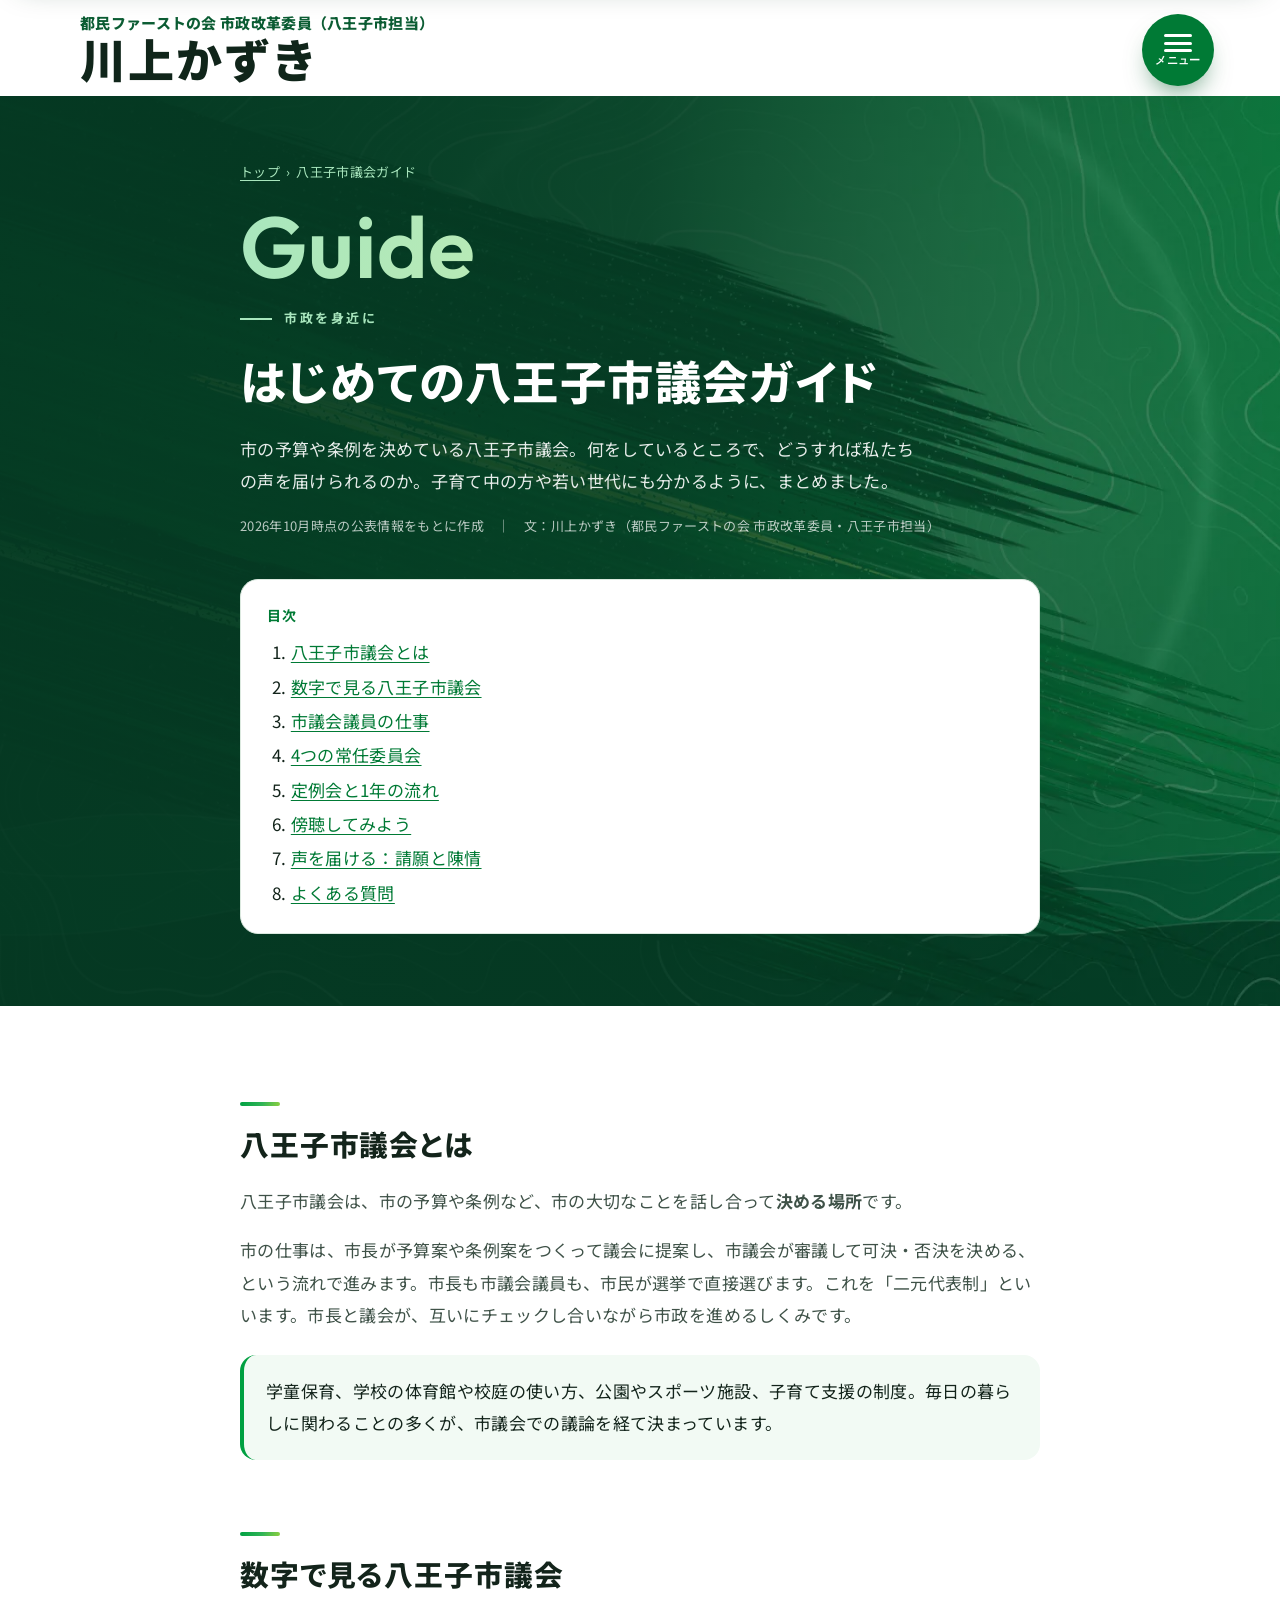
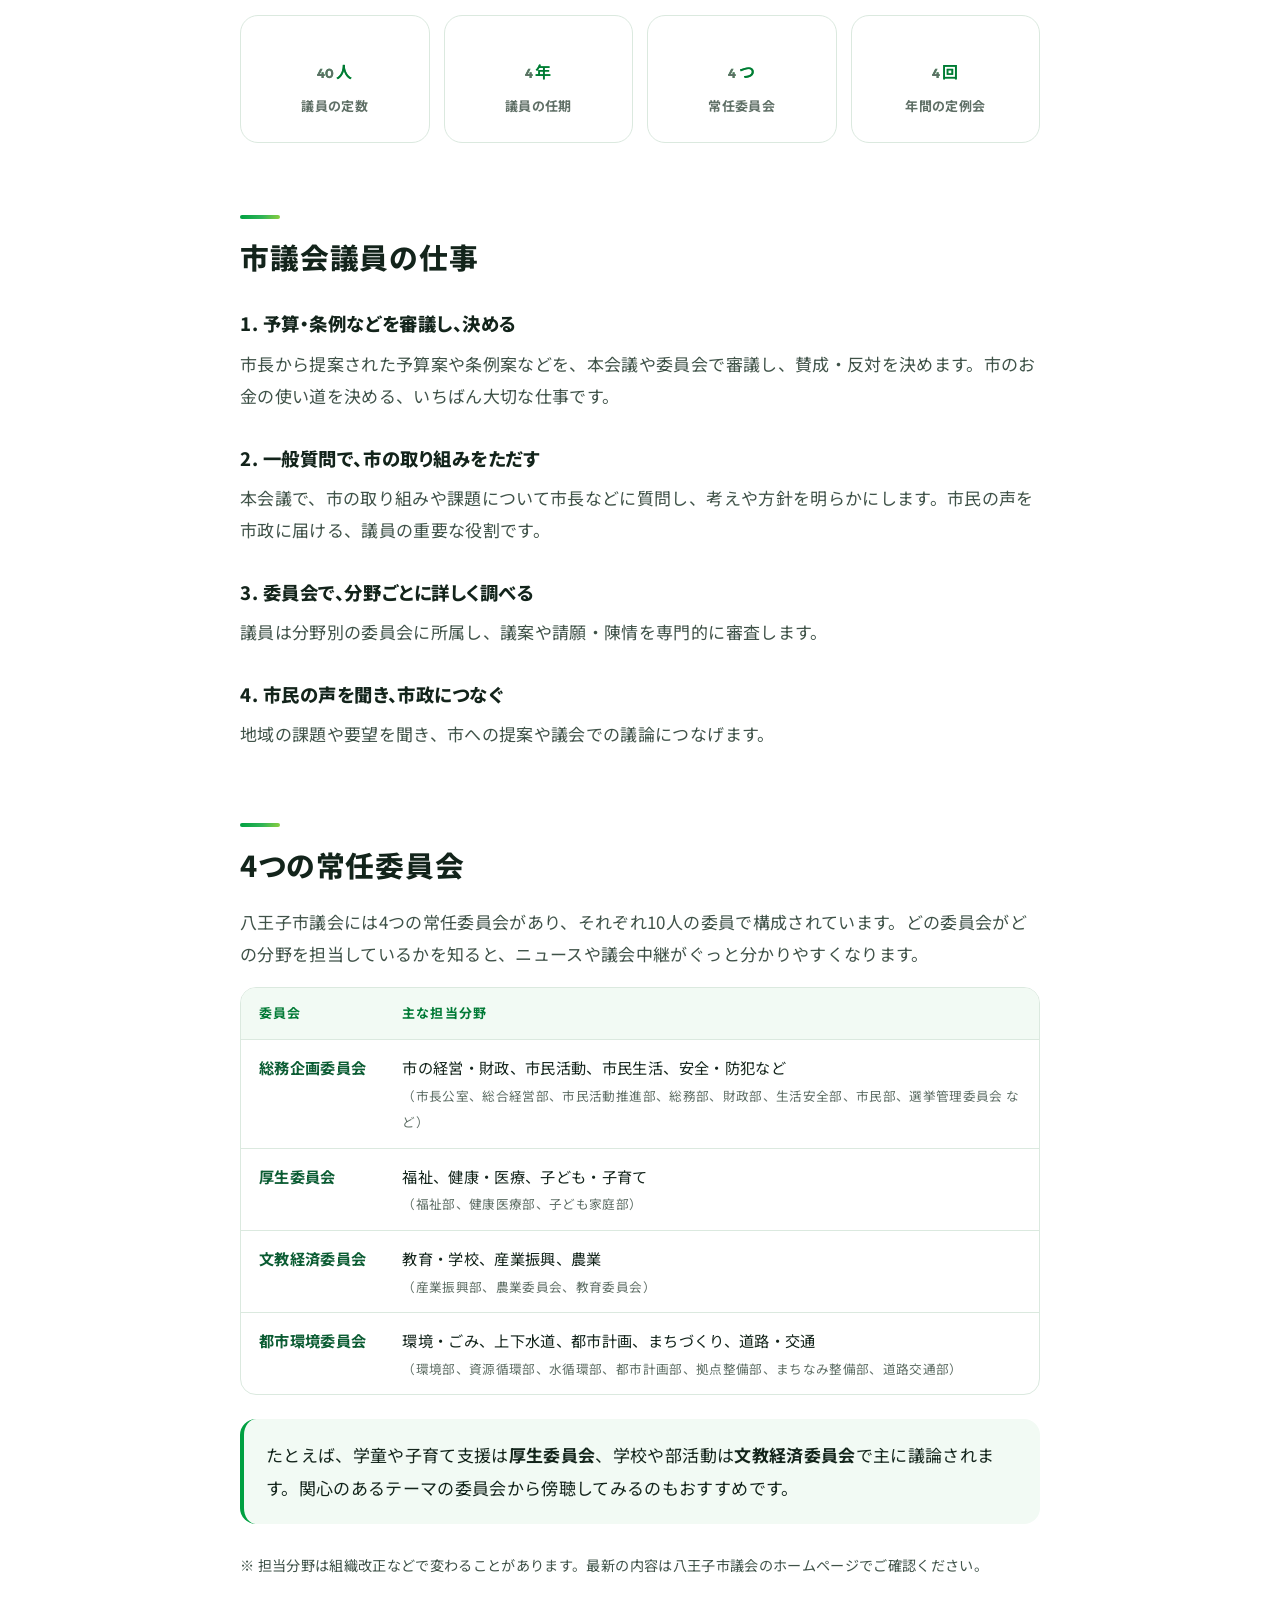
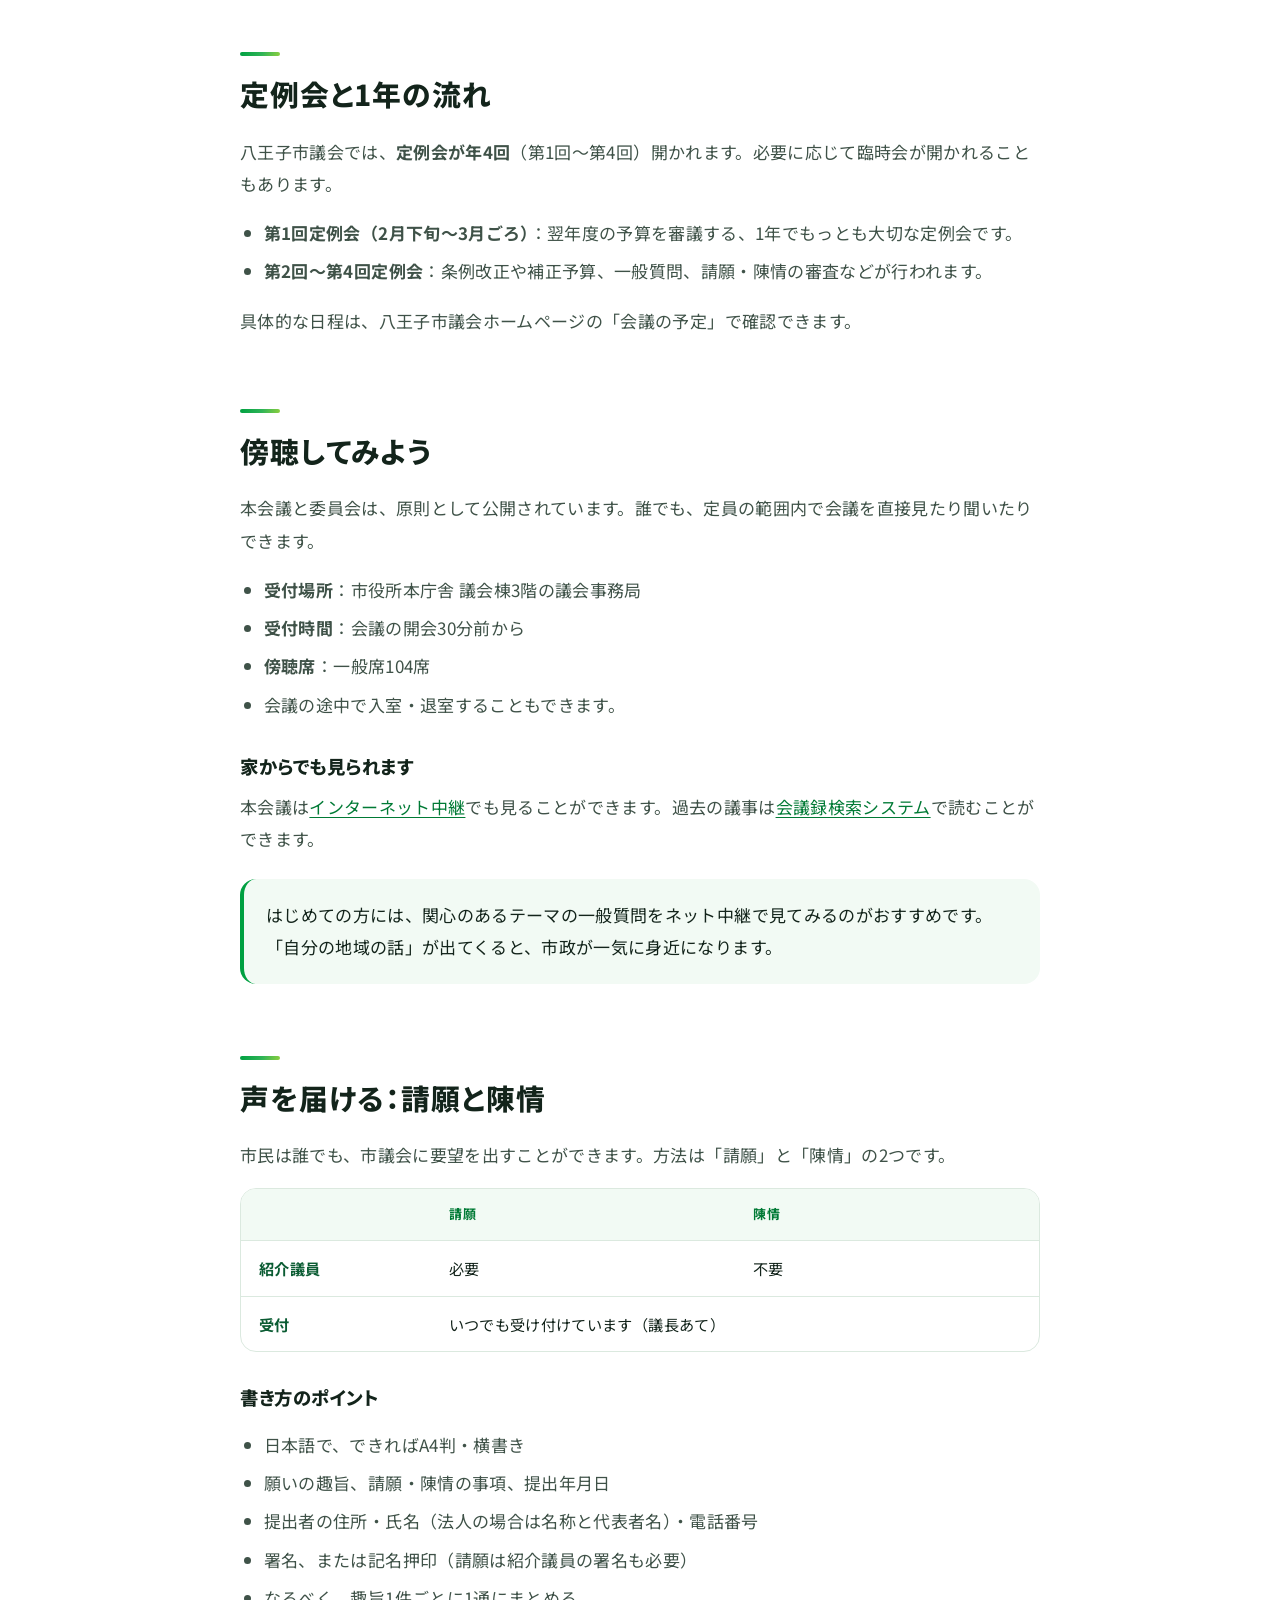
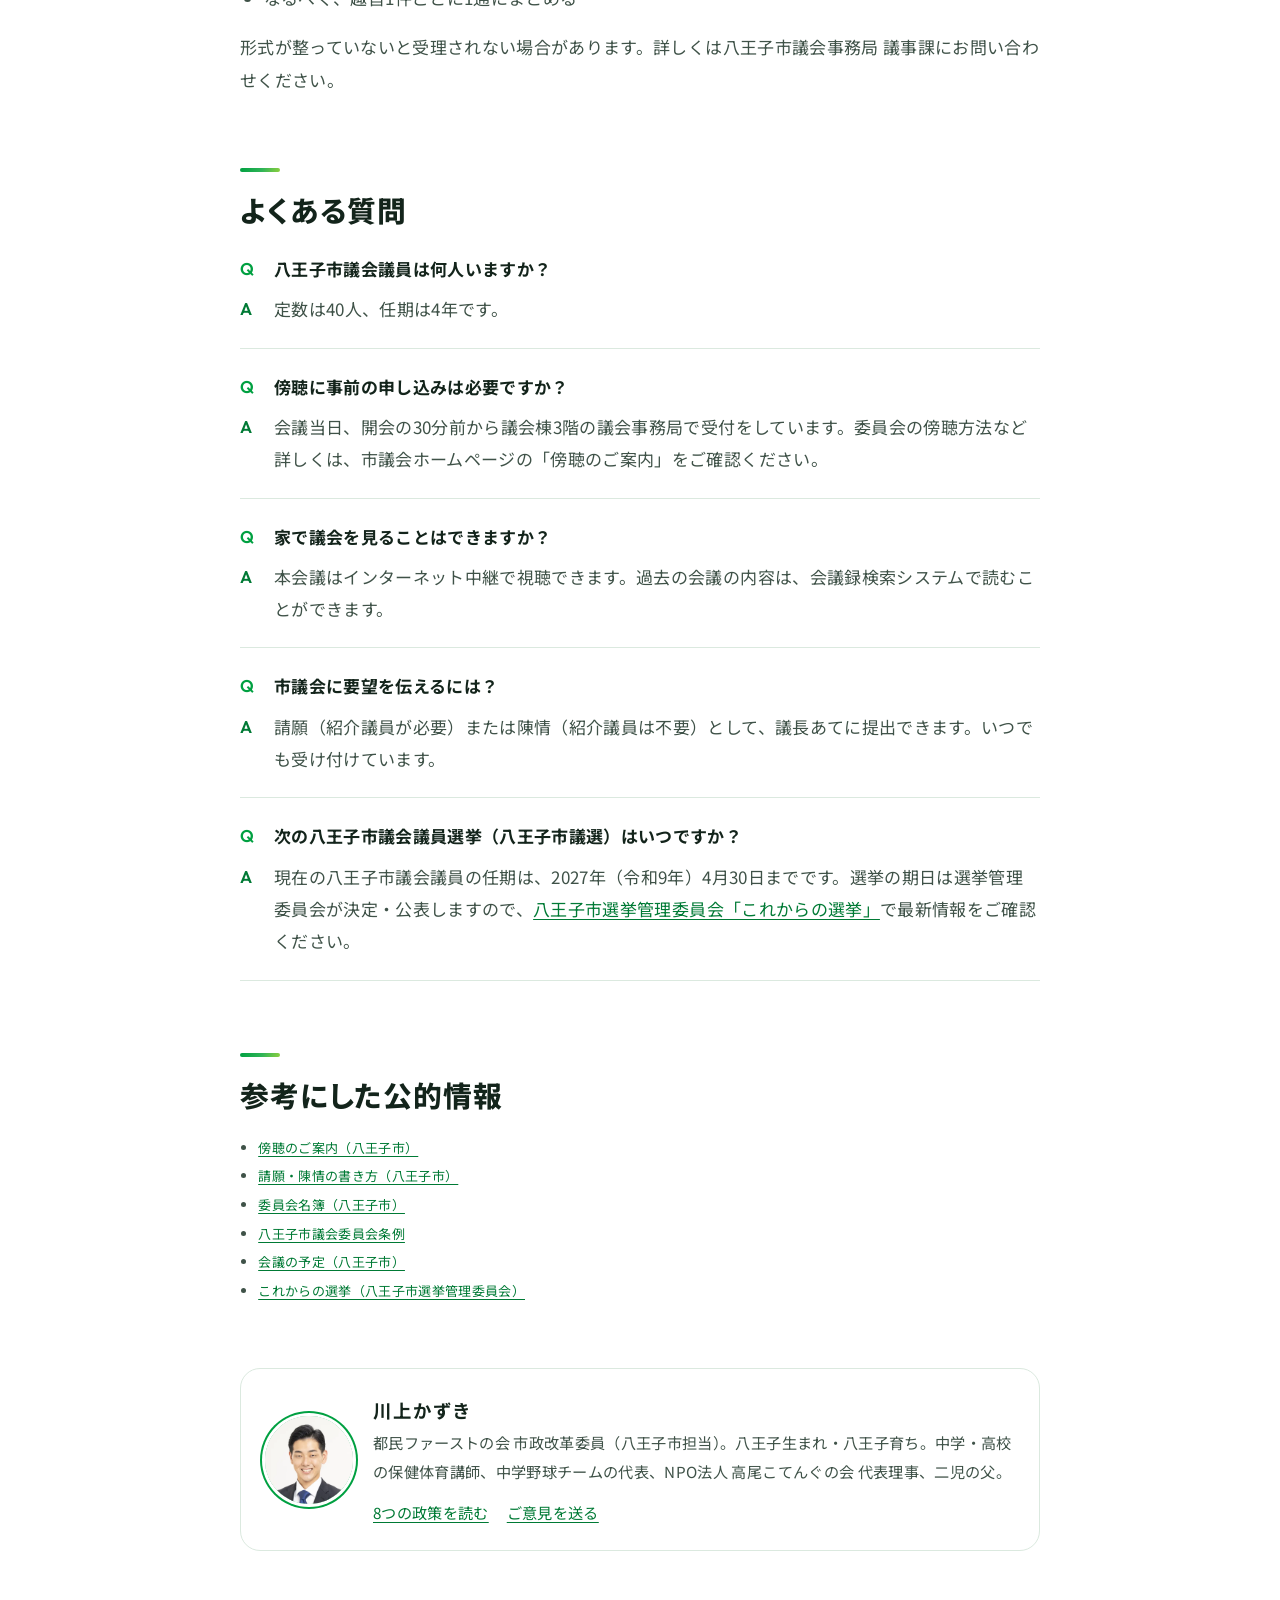
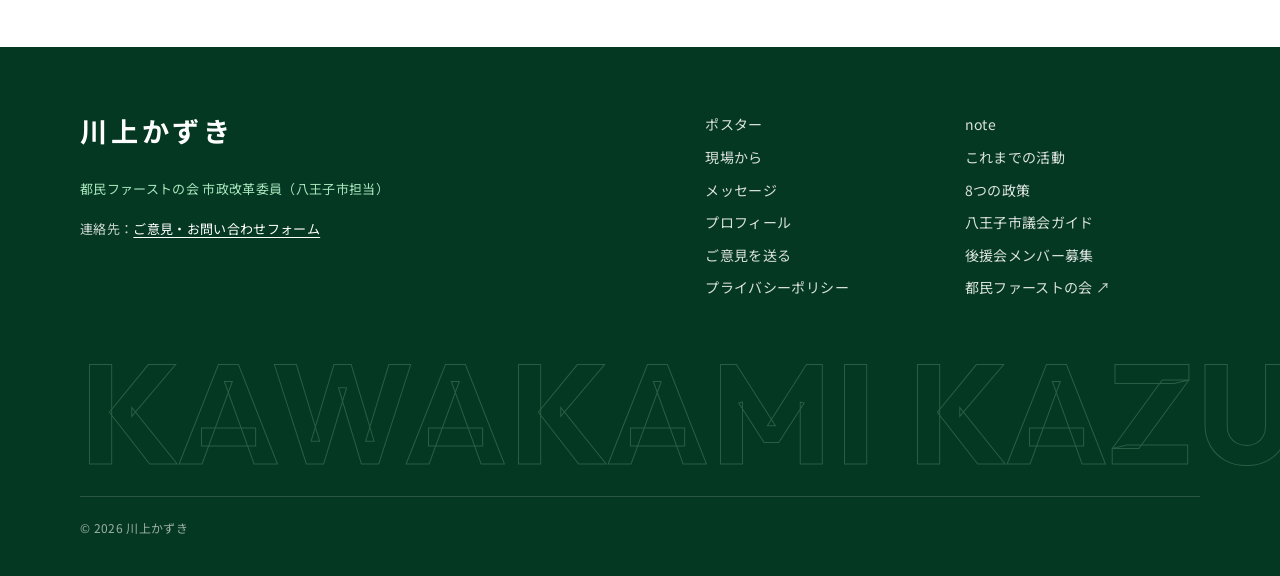
<file: kawakami/gikai/index.html>
<!doctype html>
<html lang="ja">
<head>
<meta charset="utf-8">
<meta name="viewport" content="width=device-width, initial-scale=1">
<script>document.documentElement.classList.add('js');setTimeout(function(){document.documentElement.classList.add('loaded')},2500)</script>
<title>八王子市議会ってどんなところ？市議会議員の仕事・委員会・傍聴・請願のしかた｜川上かずき</title>
<meta name="description" content="八王子市議会のしくみを、はじめての方向けにまとめました。市議会議員の定数（40人）と任期、仕事の中身、4つの常任委員会、定例会、本会議・委員会の傍聴のしかた、インターネット中継、請願・陳情の出し方まで。">
<link rel="canonical" href="https://kawakami-kazuki.netlify.app/gikai/">
<meta name="theme-color" content="#00a041">

<meta property="og:type" content="article">
<meta property="og:locale" content="ja_JP">
<meta property="og:site_name" content="川上かずき 公式サイト">
<meta property="og:title" content="はじめての八王子市議会ガイド｜市議会議員の仕事・傍聴・請願">
<meta property="og:description" content="八王子市議会のしくみ、市議会議員の仕事、委員会、傍聴や請願・陳情の方法をわかりやすくまとめました。">
<meta property="og:url" content="https://kawakami-kazuki.netlify.app/gikai/">
<meta property="og:image" content="https://kawakami-kazuki.netlify.app/og-image.jpg">
<meta name="twitter:card" content="summary_large_image">

<link rel="icon" href="../favicon-32.png" sizes="32x32" type="image/png">
<link rel="icon" href="../favicon-48.png" sizes="48x48" type="image/png">
<link rel="apple-touch-icon" href="../apple-touch-icon.png">
<link rel="preconnect" href="https://fonts.googleapis.com">
<link rel="preconnect" href="https://fonts.gstatic.com" crossorigin>
<link rel="stylesheet" href="https://fonts.googleapis.com/css2?family=Noto+Sans+JP:wght@500;700;800;900&amp;family=Outfit:wght@500;600;700&amp;display=swap">
<link rel="stylesheet" href="../assets/style.css">
<script src="../assets/main.js" defer></script>

<script type="application/ld+json">
{
  "@context": "https://schema.org",
  "@graph": [
    {
      "@type": "Article",
      "@id": "https://kawakami-kazuki.netlify.app/gikai/#article",
      "headline": "はじめての八王子市議会ガイド：市議会議員の仕事・委員会・傍聴・請願のしかた",
      "inLanguage": "ja",
      "datePublished": "2026-10-03",
      "dateModified": "2026-10-03",
      "author": { "@id": "https://kawakami-kazuki.netlify.app/#person" },
      "publisher": { "@id": "https://kawakami-kazuki.netlify.app/#person" },
      "mainEntityOfPage": "https://kawakami-kazuki.netlify.app/gikai/",
      "image": "https://kawakami-kazuki.netlify.app/og-image.jpg",
      "about": { "@type": "GovernmentOrganization", "name": "八王子市議会" }
    },
    {
      "@type": "Person",
      "@id": "https://kawakami-kazuki.netlify.app/#person",
      "name": "川上かずき",
      "jobTitle": "都民ファーストの会 市政改革委員（八王子市担当）",
      "url": "https://kawakami-kazuki.netlify.app/"
    },
    {
      "@type": "BreadcrumbList",
      "itemListElement": [
        { "@type": "ListItem", "position": 1, "name": "トップ", "item": "https://kawakami-kazuki.netlify.app/" },
        { "@type": "ListItem", "position": 2, "name": "八王子市議会ガイド", "item": "https://kawakami-kazuki.netlify.app/gikai/" }
      ]
    }
  ]
}
</script>
</head>
<body>
<svg class="sprite" width="0" height="0" style="position:absolute" aria-hidden="true" focusable="false">
  <defs><linearGradient id="ig-grad" x1="0" y1="1" x2="1" y2="0"><stop offset="0" stop-color="#feda75"/><stop offset=".3" stop-color="#fa7e1e"/><stop offset=".62" stop-color="#d62976"/><stop offset="1" stop-color="#4f5bd5"/></linearGradient></defs>
  <symbol id="i-x" viewBox="0 0 24 24"><path d="M18.901 1.153h3.68l-8.04 9.19L24 22.846h-7.406l-5.8-7.584-6.638 7.584H.474l8.6-9.83L0 1.154h7.594l5.243 6.932ZM17.61 20.644h2.039L6.486 3.24H4.298Z"/></symbol>
  <symbol id="i-instagram" viewBox="0 0 24 24"><path d="M7.0301.084c-1.2768.0602-2.1487.264-2.911.5634-.7888.3075-1.4575.72-2.1228 1.3877-.6652.6677-1.075 1.3368-1.3802 2.127-.2954.7638-.4956 1.6365-.552 2.914-.0564 1.2775-.0689 1.6882-.0626 4.947.0062 3.2586.0206 3.6671.0825 4.9473.061 1.2765.264 2.1482.5635 2.9107.308.7889.72 1.4573 1.388 2.1228.6679.6655 1.3365 1.0743 2.1285 1.38.7632.295 1.6361.4961 2.9134.552 1.2773.056 1.6884.069 4.9462.0627 3.2578-.0062 3.668-.0207 4.9478-.0814 1.28-.0607 2.147-.2652 2.9098-.5633.7889-.3086 1.4578-.72 2.1228-1.3881.665-.6682 1.0745-1.3378 1.3795-2.1284.2957-.7632.4966-1.636.552-2.9124.056-1.2809.0692-1.6898.063-4.948-.0063-3.2583-.021-3.6668-.0817-4.9465-.0607-1.2797-.264-2.1487-.5633-2.9117-.3084-.7889-.72-1.4568-1.3876-2.1228C21.2982 1.33 20.628.9208 19.8378.6165 19.074.321 18.2017.1197 16.9244.0645 15.6471.0093 15.236-.005 11.977.0014 8.718.0076 8.31.0215 7.0301.0839m.1402 21.6932c-1.17-.0509-1.8053-.2453-2.2287-.408-.5606-.216-.96-.4771-1.3819-.895-.422-.4178-.6811-.8186-.9-1.378-.1644-.4234-.3624-1.058-.4171-2.228-.0595-1.2645-.072-1.6442-.079-4.848-.007-3.2037.0053-3.583.0607-4.848.05-1.169.2456-1.805.408-2.2282.216-.5613.4762-.96.895-1.3816.4188-.4217.8184-.6814 1.3783-.9003.423-.1651 1.0575-.3614 2.227-.4171 1.2655-.06 1.6447-.072 4.848-.079 3.2033-.007 3.5835.005 4.8495.0608 1.169.0508 1.8053.2445 2.228.408.5608.216.96.4754 1.3816.895.4217.4194.6816.8176.9005 1.3787.1653.4217.3617 1.056.4169 2.2263.0602 1.2655.0739 1.645.0796 4.848.0058 3.203-.0055 3.5834-.061 4.848-.051 1.17-.245 1.8055-.408 2.2294-.216.5604-.4763.96-.8954 1.3814-.419.4215-.8181.6811-1.3783.9-.4224.1649-1.0577.3617-2.2262.4174-1.2656.0595-1.6448.072-4.8493.079-3.2045.007-3.5825-.006-4.848-.0608M16.953 5.5864A1.44 1.44 0 1 0 18.39 4.144a1.44 1.44 0 0 0-1.437 1.4424M5.8385 12.012c.0067 3.4032 2.7706 6.1557 6.173 6.1493 3.4026-.0065 6.157-2.7701 6.1506-6.1733-.0065-3.4032-2.771-6.1565-6.174-6.1498-3.403.0067-6.156 2.771-6.1496 6.1738M8 12.0077a4 4 0 1 1 4.008 3.9921A3.9996 3.9996 0 0 1 8 12.0077"/></symbol>
  <symbol id="i-facebook" viewBox="0 0 24 24"><path d="M9.101 23.691v-7.98H6.627v-3.667h2.474v-1.58c0-4.085 1.848-5.978 5.858-5.978.401 0 .955.042 1.468.103a8.68 8.68 0 0 1 1.141.195v3.325a8.623 8.623 0 0 0-.653-.036 26.805 26.805 0 0 0-.733-.009c-.707 0-1.259.096-1.675.309a1.686 1.686 0 0 0-.679.622c-.258.42-.374.995-.374 1.752v1.297h3.919l-.386 2.103-.287 1.564h-3.246v8.245C19.396 23.238 24 18.179 24 12.044c0-6.627-5.373-12-12-12s-12 5.373-12 12c0 5.628 3.874 10.35 9.101 11.647Z"/></symbol>
  <symbol id="i-tiktok" viewBox="0 0 24 24"><path d="M12.525.02c1.31-.02 2.61-.01 3.91-.02.08 1.53.63 3.09 1.75 4.17 1.12 1.11 2.7 1.62 4.24 1.79v4.03c-1.44-.05-2.89-.35-4.2-.97-.57-.26-1.1-.59-1.62-.93-.01 2.92.01 5.84-.02 8.75-.08 1.4-.54 2.79-1.35 3.94-1.31 1.92-3.58 3.17-5.91 3.21-1.43.08-2.86-.31-4.08-1.03-2.02-1.19-3.44-3.37-3.65-5.71-.02-.5-.03-1-.01-1.49.18-1.9 1.12-3.72 2.58-4.96 1.66-1.44 3.98-2.13 6.15-1.72.02 1.48-.04 2.96-.04 4.44-.99-.32-2.15-.23-3.02.37-.63.41-1.11 1.04-1.36 1.75-.21.51-.15 1.07-.14 1.61.24 1.64 1.82 3.02 3.5 2.87 1.12-.01 2.19-.66 2.77-1.61.19-.33.4-.67.41-1.06.1-1.79.06-3.57.07-5.36.01-4.03-.01-8.05.02-12.07z"/></symbol>
  <symbol id="i-youtube" viewBox="0 0 24 24"><path d="M23.498 6.186a3.016 3.016 0 0 0-2.122-2.136C19.505 3.545 12 3.545 12 3.545s-7.505 0-9.377.505A3.017 3.017 0 0 0 .502 6.186C0 8.07 0 12 0 12s0 3.93.502 5.814a3.016 3.016 0 0 0 2.122 2.136c1.871.505 9.376.505 9.376.505s7.505 0 9.377-.505a3.015 3.015 0 0 0 2.122-2.136C24 15.93 24 12 24 12s0-3.93-.502-5.814zM9.545 15.568V8.432L15.818 12l-6.273 3.568z"/></symbol>
  <symbol id="i-line" viewBox="0 0 24 24"><path d="M19.365 9.863c.349 0 .63.285.63.631 0 .345-.281.63-.63.63H17.61v1.125h1.755c.349 0 .63.283.63.63 0 .344-.281.629-.63.629h-2.386c-.345 0-.627-.285-.627-.629V8.108c0-.345.282-.63.63-.63h2.386c.346 0 .627.285.627.63 0 .349-.281.63-.63.63H17.61v1.125h1.755zm-3.855 3.016c0 .27-.174.51-.432.596-.064.021-.133.031-.199.031-.211 0-.391-.09-.51-.25l-2.443-3.317v2.94c0 .344-.279.629-.631.629-.346 0-.626-.285-.626-.629V8.108c0-.27.173-.51.43-.595.06-.023.136-.033.194-.033.195 0 .375.104.495.254l2.462 3.33V8.108c0-.345.282-.63.63-.63.345 0 .63.285.63.63v4.771zm-5.741 0c0 .344-.282.629-.631.629-.345 0-.627-.285-.627-.629V8.108c0-.345.282-.63.63-.63.346 0 .628.285.628.63v4.771zm-2.466.629H4.917c-.345 0-.63-.285-.63-.629V8.108c0-.345.285-.63.63-.63.348 0 .63.285.63.63v4.141h1.756c.348 0 .629.283.629.63 0 .344-.282.629-.629.629M24 10.314C24 4.943 18.615.572 12 .572S0 4.943 0 10.314c0 4.811 4.27 8.842 10.035 9.608.391.082.923.258 1.058.59.12.301.079.766.038 1.08l-.164 1.02c-.045.301-.24 1.186 1.049.645 1.291-.539 6.916-4.078 9.436-6.975C23.176 14.393 24 12.458 24 10.314"/></symbol>
  <symbol id="i-note" viewBox="0 0 24 24"><path fill-rule="evenodd" d="M6 2h9l5 5v13a2 2 0 0 1-2 2H6a2 2 0 0 1-2-2V4a2 2 0 0 1 2-2Zm8.3 1.4V7.7h4.3ZM8 11.2v1.6h8v-1.6Zm0 3.4v1.6h8v-1.6Zm0 3.4v1.6h5V18Z"/></symbol>
</svg>
<a class="skip" href="#main">本文へ移動</a>

<header class="site-header">
  <div class="wrap head-inner">
    <a class="brand" href="../" aria-label="川上かずき 公式サイト トップへ">
      <span class="brand-text">
        <span class="brand-role">都民ファーストの会 市政改革委員（八王子市担当）</span>
        <span class="brand-name">川上かずき</span>
      </span>
    </a>
  </div>
</header>

<div class="mini-bar" aria-hidden="true">
  <a href="../" tabindex="-1">川上かずき<small>都民ファーストの会 市政改革委員（八王子市担当）</small></a>
</div>

<button class="menu-btn" type="button" aria-expanded="false" aria-controls="site-menu" aria-label="メニューを開く">
  <svg class="menu-ring" viewBox="0 0 100 100" aria-hidden="true"><circle cx="50" cy="50" r="47"/></svg>
  <span class="menu-bars" aria-hidden="true"><i></i><i></i><i></i></span>
  <span class="menu-label" aria-hidden="true">メニュー</span>
</button>

<nav class="site-menu" id="site-menu" aria-label="メインメニュー" aria-hidden="true">
  <div class="wrap menu-inner">
    <ul class="menu-list">
      <li><a href="../#poster"><span class="menu-en">Poster</span>ポスター</a></li>
      <li><a href="../#note"><span class="menu-en">note</span>note</a></li>
      <li><a href="../#genba"><span class="menu-en">On the Ground</span>現場から</a></li>
      <li><a href="../#activity"><span class="menu-en">Activity</span>活動のようす</a></li>
      <li><a href="../#media"><span class="menu-en">Media</span>これまでの活動・掲載記事</a></li>
      <li><a href="../#message"><span class="menu-en">Message</span>メッセージ</a></li>
      <li><a href="../#policy"><span class="menu-en">Policy</span>8つの政策</a></li>
      <li><a href="../#partner"><span class="menu-en">Partnership</span>都政との連携</a></li>
      <li><a href="../#profile"><span class="menu-en">Profile</span>プロフィール</a></li>
      <li><a href="../gikai/"><span class="menu-en">Guide</span>八王子市議会ガイド</a></li>
      <li><a href="../#voice"><span class="menu-en">Voice</span>ご意見を送る</a></li>
      <li><a href="../#supporters"><span class="menu-en">Supporters</span>後援会メンバー募集</a></li>
    </ul>
    <div class="menu-side">
      <ul class="sns" aria-label="SNS">
        <li><a class="x" href="https://x.com/teng_kazuki" data-sns="x" aria-label="X（旧Twitter）（新しいタブで開きます）" target="_blank" rel="noopener noreferrer"><svg aria-hidden="true"><use href="#i-x"/></svg></a></li>
        <li><a class="instagram" href="https://www.instagram.com/the.o_teng.802/" data-sns="instagram" aria-label="Instagram（新しいタブで開きます）" target="_blank" rel="noopener noreferrer"><svg aria-hidden="true"><use href="#i-instagram"/></svg></a></li>
        <li><a class="facebook" href="https://www.facebook.com/share/1DDfvf358J/" data-sns="facebook" aria-label="Facebook（新しいタブで開きます）" target="_blank" rel="noopener noreferrer"><svg aria-hidden="true"><use href="#i-facebook"/></svg></a></li>
        <li><a class="tiktok" href="https://www.tiktok.com/@kickfit109takao" data-sns="tiktok" aria-label="TikTok（新しいタブで開きます）" target="_blank" rel="noopener noreferrer"><svg aria-hidden="true"><use href="#i-tiktok"/></svg></a></li>
        <li><a class="youtube" href="https://www.youtube.com/@o_teng.kazuki" data-sns="youtube" aria-label="YouTube（新しいタブで開きます）" target="_blank" rel="noopener noreferrer"><svg aria-hidden="true"><use href="#i-youtube"/></svg></a></li>
        <li><a class="line" href="https://lin.ee/94ALCnY" data-sns="line" aria-label="LINE（新しいタブで開きます）" target="_blank" rel="noopener noreferrer"><svg aria-hidden="true"><use href="#i-line"/></svg></a></li>
        <li><a class="note" href="https://note.com/kazudred" data-sns="note" aria-label="note（新しいタブで開きます）" target="_blank" rel="noopener noreferrer"><svg aria-hidden="true"><use href="#i-note"/></svg></a></li>
      </ul>
      <p>都民ファーストの会 市政改革委員（八王子市担当）</p>
      <a class="party-link" href="https://tomin1st.jp/" target="_blank" rel="noopener">都民ファーストの会 公式サイト ↗</a>
    </div>
  </div>
</nav>

<main id="main">
  <div class="page-hero">
    <div class="wrap wrap-narrow">
      <ol class="breadcrumb">
        <li><a href="../">トップ</a></li>
        <li aria-current="page">八王子市議会ガイド</li>
      </ol>
      <span class="en" aria-hidden="true">Guide</span>
      <p class="eyebrow">市政を身近に</p>
      <h1 class="phr"><span>はじめての</span><span>八王子市議会ガイド</span></h1>
      <p class="lead">市の予算や条例を決めている八王子市議会。何をしているところで、どうすれば私たちの声を届けられるのか。子育て中の方や若い世代にも分かるように、まとめました。</p>
      <p class="page-meta">2026年10月時点の公表情報をもとに作成　｜　文：川上かずき（都民ファーストの会 市政改革委員・八王子市担当）</p>

      <nav class="toc" aria-label="目次">
        <p>目次</p>
        <ol>
          <li><a href="#about">八王子市議会とは</a></li>
          <li><a href="#numbers">数字で見る八王子市議会</a></li>
          <li><a href="#work">市議会議員の仕事</a></li>
          <li><a href="#committee">4つの常任委員会</a></li>
          <li><a href="#year">定例会と1年の流れ</a></li>
          <li><a href="#watch">傍聴してみよう</a></li>
          <li><a href="#petition">声を届ける：請願と陳情</a></li>
          <li><a href="#faq">よくある質問</a></li>
        </ol>
      </nav>
    </div>
  </div>

  <article class="article">
    <div class="wrap wrap-narrow">

      <h2 id="about">八王子市議会とは</h2>
      <p>八王子市議会は、市の予算や条例など、市の大切なことを話し合って<strong>決める場所</strong>です。</p>
      <p>市の仕事は、市長が予算案や条例案をつくって議会に提案し、市議会が審議して可決・否決を決める、という流れで進みます。市長も市議会議員も、市民が選挙で直接選びます。これを「二元代表制」といいます。市長と議会が、互いにチェックし合いながら市政を進めるしくみです。</p>
      <div class="callout">
        <p>学童保育、学校の体育館や校庭の使い方、公園やスポーツ施設、子育て支援の制度。毎日の暮らしに関わることの多くが、市議会での議論を経て決まっています。</p>
      </div>

      <h2 id="numbers">数字で見る八王子市議会</h2>
      <ul class="stats" data-stagger>
        <li class="reveal"><b><span data-count="40">40</span><small>人</small></b><span>議員の定数</span></li>
        <li class="reveal"><b><span data-count="4">4</span><small>年</small></b><span>議員の任期</span></li>
        <li class="reveal"><b><span data-count="4">4</span><small>つ</small></b><span>常任委員会</span></li>
        <li class="reveal"><b><span data-count="4">4</span><small>回</small></b><span>年間の定例会</span></li>
      </ul>

      <h2 id="work">市議会議員の仕事</h2>
      <h3>1. 予算・条例などを審議し、決める</h3>
      <p>市長から提案された予算案や条例案などを、本会議や委員会で審議し、賛成・反対を決めます。市のお金の使い道を決める、いちばん大切な仕事です。</p>
      <h3>2. 一般質問で、市の取り組みをただす</h3>
      <p>本会議で、市の取り組みや課題について市長などに質問し、考えや方針を明らかにします。市民の声を市政に届ける、議員の重要な役割です。</p>
      <h3>3. 委員会で、分野ごとに詳しく調べる</h3>
      <p>議員は分野別の委員会に所属し、議案や請願・陳情を専門的に審査します。</p>
      <h3>4. 市民の声を聞き、市政につなぐ</h3>
      <p>地域の課題や要望を聞き、市への提案や議会での議論につなげます。</p>

      <h2 id="committee">4つの常任委員会</h2>
      <p>八王子市議会には4つの常任委員会があり、それぞれ10人の委員で構成されています。どの委員会がどの分野を担当しているかを知ると、ニュースや議会中継がぐっと分かりやすくなります。</p>
      <div class="table-wrap table-stack">
        <table>
          <thead>
            <tr><th scope="col">委員会</th><th scope="col">主な担当分野</th></tr>
          </thead>
          <tbody>
            <tr><th scope="row">総務企画委員会</th><td>市の経営・財政、市民活動、市民生活、安全・防犯など<br><small>（市長公室、総合経営部、市民活動推進部、総務部、財政部、生活安全部、市民部、選挙管理委員会 など）</small></td></tr>
            <tr><th scope="row">厚生委員会</th><td>福祉、健康・医療、子ども・子育て<br><small>（福祉部、健康医療部、子ども家庭部）</small></td></tr>
            <tr><th scope="row">文教経済委員会</th><td>教育・学校、産業振興、農業<br><small>（産業振興部、農業委員会、教育委員会）</small></td></tr>
            <tr><th scope="row">都市環境委員会</th><td>環境・ごみ、上下水道、都市計画、まちづくり、道路・交通<br><small>（環境部、資源循環部、水循環部、都市計画部、拠点整備部、まちなみ整備部、道路交通部）</small></td></tr>
          </tbody>
        </table>
      </div>
      <div class="callout">
        <p>たとえば、学童や子育て支援は<strong>厚生委員会</strong>、学校や部活動は<strong>文教経済委員会</strong>で主に議論されます。関心のあるテーマの委員会から傍聴してみるのもおすすめです。</p>
      </div>
      <p><small>※ 担当分野は組織改正などで変わることがあります。最新の内容は八王子市議会のホームページでご確認ください。</small></p>

      <h2 id="year">定例会と1年の流れ</h2>
      <p>八王子市議会では、<strong>定例会が年4回</strong>（第1回〜第4回）開かれます。必要に応じて臨時会が開かれることもあります。</p>
      <ul>
        <li><strong>第1回定例会（2月下旬〜3月ごろ）</strong>：翌年度の予算を審議する、1年でもっとも大切な定例会です。</li>
        <li><strong>第2回〜第4回定例会</strong>：条例改正や補正予算、一般質問、請願・陳情の審査などが行われます。</li>
      </ul>
      <p>具体的な日程は、八王子市議会ホームページの「会議の予定」で確認できます。</p>

      <h2 id="watch">傍聴してみよう</h2>
      <p>本会議と委員会は、原則として公開されています。誰でも、定員の範囲内で会議を直接見たり聞いたりできます。</p>
      <ul>
        <li><strong>受付場所</strong>：市役所本庁舎 議会棟3階の議会事務局</li>
        <li><strong>受付時間</strong>：会議の開会30分前から</li>
        <li><strong>傍聴席</strong>：一般席104席</li>
        <li>会議の途中で入室・退室することもできます。</li>
      </ul>
      <h3>家からでも見られます</h3>
      <p>本会議は<a href="https://hachioji-city.stream.jfit.co.jp/" target="_blank" rel="noopener">インターネット中継<span class="sr-only">（新しいタブで開きます）</span></a>でも見ることができます。過去の議事は<a href="https://www.city.hachioji.tokyo.dbsr.jp/" target="_blank" rel="noopener">会議録検索システム<span class="sr-only">（新しいタブで開きます）</span></a>で読むことができます。</p>
      <div class="callout">
        <p>はじめての方には、関心のあるテーマの一般質問をネット中継で見てみるのがおすすめです。「自分の地域の話」が出てくると、市政が一気に身近になります。</p>
      </div>

      <h2 id="petition">声を届ける：請願と陳情</h2>
      <p>市民は誰でも、市議会に要望を出すことができます。方法は「請願」と「陳情」の2つです。</p>
      <div class="table-wrap">
        <table>
          <thead>
            <tr><th scope="col"></th><th scope="col">請願</th><th scope="col">陳情</th></tr>
          </thead>
          <tbody>
            <tr><th scope="row">紹介議員</th><td>必要</td><td>不要</td></tr>
            <tr><th scope="row">受付</th><td colspan="2">いつでも受け付けています（議長あて）</td></tr>
          </tbody>
        </table>
      </div>
      <h3>書き方のポイント</h3>
      <ul>
        <li>日本語で、できればA4判・横書き</li>
        <li>願いの趣旨、請願・陳情の事項、提出年月日</li>
        <li>提出者の住所・氏名（法人の場合は名称と代表者名）・電話番号</li>
        <li>署名、または記名押印（請願は紹介議員の署名も必要）</li>
        <li>なるべく、趣旨1件ごとに1通にまとめる</li>
      </ul>
      <p>形式が整っていないと受理されない場合があります。詳しくは八王子市議会事務局 議事課にお問い合わせください。</p>

      <h2 id="faq">よくある質問</h2>
      <dl class="faq">
        <dt>八王子市議会議員は何人いますか？</dt>
        <dd>定数は40人、任期は4年です。</dd>
        <dt>傍聴に事前の申し込みは必要ですか？</dt>
        <dd>会議当日、開会の30分前から議会棟3階の議会事務局で受付をしています。委員会の傍聴方法など詳しくは、市議会ホームページの「傍聴のご案内」をご確認ください。</dd>
        <dt>家で議会を見ることはできますか？</dt>
        <dd>本会議はインターネット中継で視聴できます。過去の会議の内容は、会議録検索システムで読むことができます。</dd>
        <dt>市議会に要望を伝えるには？</dt>
        <dd>請願（紹介議員が必要）または陳情（紹介議員は不要）として、議長あてに提出できます。いつでも受け付けています。</dd>
        <dt>次の八王子市議会議員選挙（八王子市議選）はいつですか？</dt>
        <dd>現在の八王子市議会議員の任期は、2027年（令和9年）4月30日までです。選挙の期日は選挙管理委員会が決定・公表しますので、<a href="https://www.city.hachioji.tokyo.jp/shisei/001/008/001/p014855.html" target="_blank" rel="noopener">八王子市選挙管理委員会「これからの選挙」<span class="sr-only">（新しいタブで開きます）</span></a>で最新情報をご確認ください。</dd>
      </dl>

      <h2 id="sources">参考にした公的情報</h2>
      <ul class="sources">
        <li><a href="https://www.city.hachioji.tokyo.jp/contents/shigikai_1/siminnnomisasam/bouchou/p026055.html" target="_blank" rel="noopener">傍聴のご案内（八王子市）</a></li>
        <li><a href="https://www.city.hachioji.tokyo.jp/contents/shigikai_1/siminnnomisasam/seigann/p010680.html" target="_blank" rel="noopener">請願・陳情の書き方（八王子市）</a></li>
        <li><a href="https://www.city.hachioji.tokyo.jp/contents/shigikai_1/giin/kakushu/p010677.html" target="_blank" rel="noopener">委員会名簿（八王子市）</a></li>
        <li><a href="https://www1.g-reiki.net/city.hachioji/reiki_honbun/g125RG00000031.html" target="_blank" rel="noopener">八王子市議会委員会条例</a></li>
        <li><a href="https://www.city.hachioji.tokyo.jp/contents/shigikai_1/siminnnomisasam/kaigiyotei/index.html" target="_blank" rel="noopener">会議の予定（八王子市）</a></li>
        <li><a href="https://www.city.hachioji.tokyo.jp/shisei/001/008/001/p014855.html" target="_blank" rel="noopener">これからの選挙（八王子市選挙管理委員会）</a></li>
      </ul>

      <aside class="author-box" aria-label="この記事を書いた人">
        <picture>
          <source type="image/webp" srcset="../assets/img/face-480.webp">
          <img src="../assets/img/face-480.jpg" width="480" height="480" alt="川上かずき" loading="lazy" decoding="async">
        </picture>
        <div>
          <p class="author-name">川上かずき</p>
          <p>都民ファーストの会 市政改革委員（八王子市担当）。八王子生まれ・八王子育ち。中学・高校の保健体育講師、中学野球チームの代表、NPO法人 高尾こてんぐの会 代表理事、二児の父。</p>
          <p class="author-links"><a href="../#policy">8つの政策を読む</a><a href="../#voice">ご意見を送る</a></p>
        </div>
      </aside>

    </div>
  </article>
</main>

<footer class="site-footer">
  <div class="wrap">
    <div class="footer-grid">
      <div class="footer-brand">
        <p class="footer-name">川上かずき</p>
        <p class="footer-role">都民ファーストの会 市政改革委員（八王子市担当）</p>
        <p class="footer-contact">連絡先：<a href="../#voice">ご意見・お問い合わせフォーム</a></p>
      </div>
      <nav class="footer-nav" aria-label="フッターメニュー">
        <ul>
          <li><a href="../#poster">ポスター</a></li>
          <li><a href="../#note">note</a></li>
          <li><a href="../#genba">現場から</a></li>
          <li><a href="../#media">これまでの活動</a></li>
          <li><a href="../#message">メッセージ</a></li>
          <li><a href="../#policy">8つの政策</a></li>
          <li><a href="../#profile">プロフィール</a></li>
          <li><a href="../gikai/">八王子市議会ガイド</a></li>
          <li><a href="../#voice">ご意見を送る</a></li>
          <li><a href="../#supporters">後援会メンバー募集</a></li>
          <li><a href="../privacy/">プライバシーポリシー</a></li>
          <li><a href="https://tomin1st.jp/" target="_blank" rel="noopener">都民ファーストの会 ↗</a></li>
        </ul>
      </nav>
    </div>
    <p class="footer-outline" aria-hidden="true">KAWAKAMI KAZUKI</p>
    <p class="copyright">© 2026 川上かずき</p>
  </div>
</footer>
<a class="to-top" href="#main" aria-label="ページの先頭へ戻る"><svg viewBox="0 0 24 24" fill="none" stroke="currentColor" stroke-width="2.2" stroke-linecap="round" stroke-linejoin="round" aria-hidden="true"><path d="M12 19V5M6 11l6-6 6 6"/></svg></a>
</body>
</html>
</file>
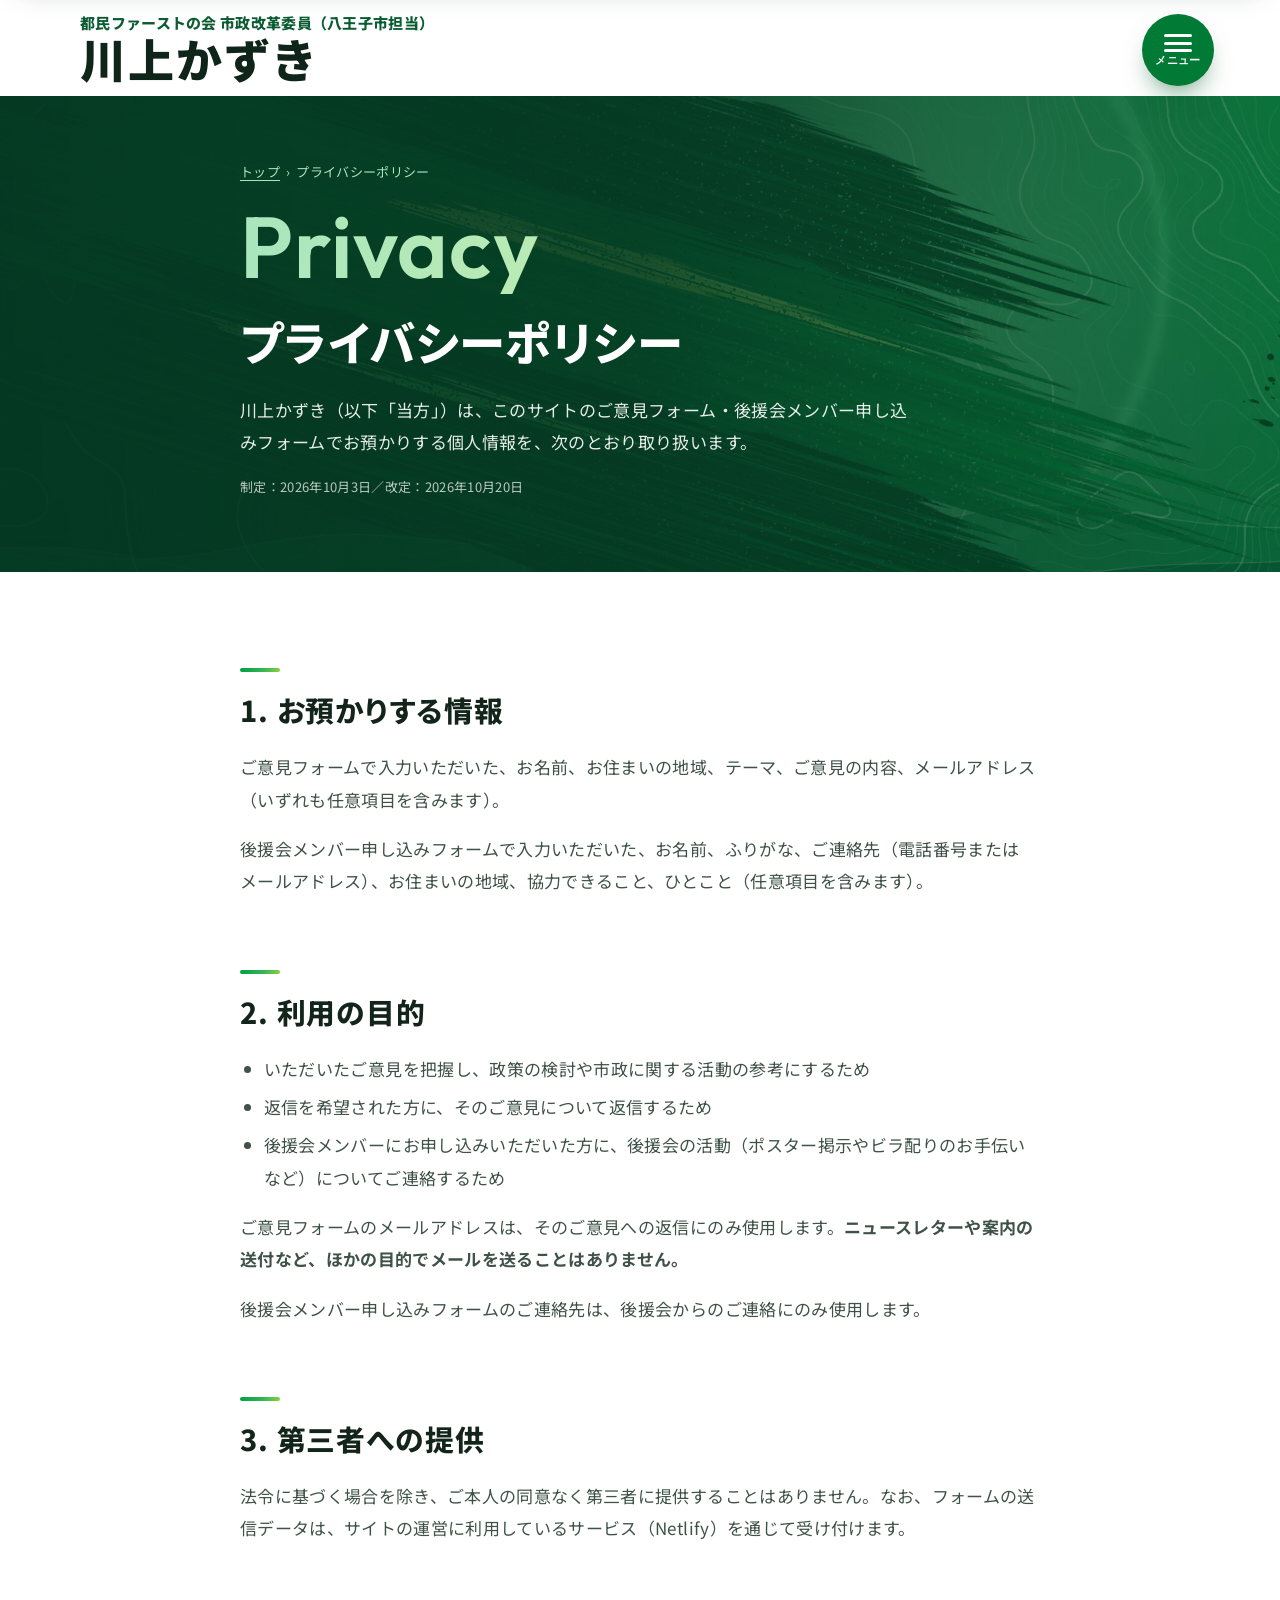
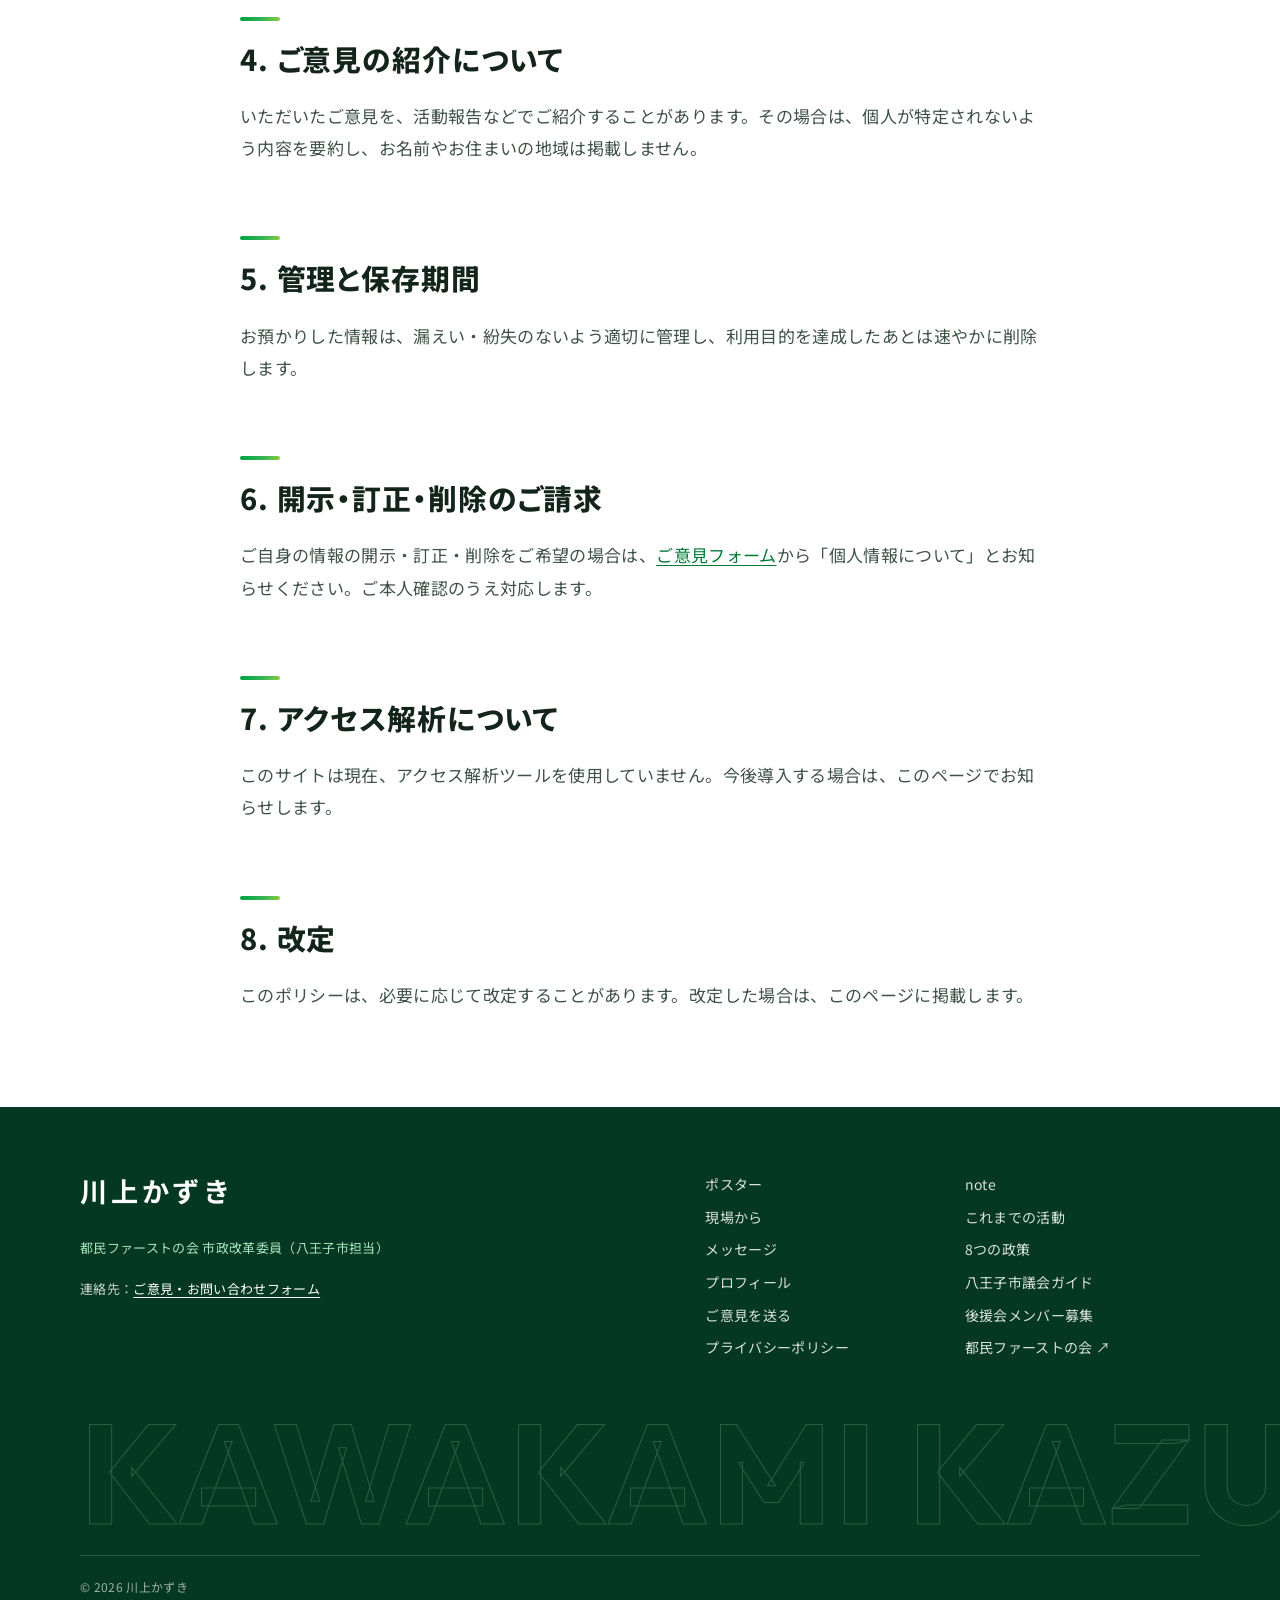
<file: kawakami/privacy/index.html>
<!doctype html>
<html lang="ja">
<head>
<meta charset="utf-8">
<meta name="viewport" content="width=device-width, initial-scale=1">
<script>document.documentElement.classList.add('js');setTimeout(function(){document.documentElement.classList.add('loaded')},2500)</script>
<title>プライバシーポリシー｜川上かずき</title>
<meta name="description" content="川上かずき公式サイトのご意見フォームでお預かりする個人情報の取り扱いについて。">
<link rel="canonical" href="https://kawakami-kazuki.netlify.app/privacy/">
<meta name="theme-color" content="#00a041">
<link rel="icon" href="../favicon-32.png" sizes="32x32" type="image/png">
<link rel="icon" href="../favicon-48.png" sizes="48x48" type="image/png">
<link rel="apple-touch-icon" href="../apple-touch-icon.png">
<link rel="preconnect" href="https://fonts.googleapis.com">
<link rel="preconnect" href="https://fonts.gstatic.com" crossorigin>
<link rel="stylesheet" href="https://fonts.googleapis.com/css2?family=Noto+Sans+JP:wght@500;700;800;900&amp;family=Outfit:wght@500;600;700&amp;display=swap">
<link rel="stylesheet" href="../assets/style.css">
<script src="../assets/main.js" defer></script>
</head>
<body>
<svg class="sprite" width="0" height="0" style="position:absolute" aria-hidden="true" focusable="false">
  <defs><linearGradient id="ig-grad" x1="0" y1="1" x2="1" y2="0"><stop offset="0" stop-color="#feda75"/><stop offset=".3" stop-color="#fa7e1e"/><stop offset=".62" stop-color="#d62976"/><stop offset="1" stop-color="#4f5bd5"/></linearGradient></defs>
  <symbol id="i-x" viewBox="0 0 24 24"><path d="M18.901 1.153h3.68l-8.04 9.19L24 22.846h-7.406l-5.8-7.584-6.638 7.584H.474l8.6-9.83L0 1.154h7.594l5.243 6.932ZM17.61 20.644h2.039L6.486 3.24H4.298Z"/></symbol>
  <symbol id="i-instagram" viewBox="0 0 24 24"><path d="M7.0301.084c-1.2768.0602-2.1487.264-2.911.5634-.7888.3075-1.4575.72-2.1228 1.3877-.6652.6677-1.075 1.3368-1.3802 2.127-.2954.7638-.4956 1.6365-.552 2.914-.0564 1.2775-.0689 1.6882-.0626 4.947.0062 3.2586.0206 3.6671.0825 4.9473.061 1.2765.264 2.1482.5635 2.9107.308.7889.72 1.4573 1.388 2.1228.6679.6655 1.3365 1.0743 2.1285 1.38.7632.295 1.6361.4961 2.9134.552 1.2773.056 1.6884.069 4.9462.0627 3.2578-.0062 3.668-.0207 4.9478-.0814 1.28-.0607 2.147-.2652 2.9098-.5633.7889-.3086 1.4578-.72 2.1228-1.3881.665-.6682 1.0745-1.3378 1.3795-2.1284.2957-.7632.4966-1.636.552-2.9124.056-1.2809.0692-1.6898.063-4.948-.0063-3.2583-.021-3.6668-.0817-4.9465-.0607-1.2797-.264-2.1487-.5633-2.9117-.3084-.7889-.72-1.4568-1.3876-2.1228C21.2982 1.33 20.628.9208 19.8378.6165 19.074.321 18.2017.1197 16.9244.0645 15.6471.0093 15.236-.005 11.977.0014 8.718.0076 8.31.0215 7.0301.0839m.1402 21.6932c-1.17-.0509-1.8053-.2453-2.2287-.408-.5606-.216-.96-.4771-1.3819-.895-.422-.4178-.6811-.8186-.9-1.378-.1644-.4234-.3624-1.058-.4171-2.228-.0595-1.2645-.072-1.6442-.079-4.848-.007-3.2037.0053-3.583.0607-4.848.05-1.169.2456-1.805.408-2.2282.216-.5613.4762-.96.895-1.3816.4188-.4217.8184-.6814 1.3783-.9003.423-.1651 1.0575-.3614 2.227-.4171 1.2655-.06 1.6447-.072 4.848-.079 3.2033-.007 3.5835.005 4.8495.0608 1.169.0508 1.8053.2445 2.228.408.5608.216.96.4754 1.3816.895.4217.4194.6816.8176.9005 1.3787.1653.4217.3617 1.056.4169 2.2263.0602 1.2655.0739 1.645.0796 4.848.0058 3.203-.0055 3.5834-.061 4.848-.051 1.17-.245 1.8055-.408 2.2294-.216.5604-.4763.96-.8954 1.3814-.419.4215-.8181.6811-1.3783.9-.4224.1649-1.0577.3617-2.2262.4174-1.2656.0595-1.6448.072-4.8493.079-3.2045.007-3.5825-.006-4.848-.0608M16.953 5.5864A1.44 1.44 0 1 0 18.39 4.144a1.44 1.44 0 0 0-1.437 1.4424M5.8385 12.012c.0067 3.4032 2.7706 6.1557 6.173 6.1493 3.4026-.0065 6.157-2.7701 6.1506-6.1733-.0065-3.4032-2.771-6.1565-6.174-6.1498-3.403.0067-6.156 2.771-6.1496 6.1738M8 12.0077a4 4 0 1 1 4.008 3.9921A3.9996 3.9996 0 0 1 8 12.0077"/></symbol>
  <symbol id="i-facebook" viewBox="0 0 24 24"><path d="M9.101 23.691v-7.98H6.627v-3.667h2.474v-1.58c0-4.085 1.848-5.978 5.858-5.978.401 0 .955.042 1.468.103a8.68 8.68 0 0 1 1.141.195v3.325a8.623 8.623 0 0 0-.653-.036 26.805 26.805 0 0 0-.733-.009c-.707 0-1.259.096-1.675.309a1.686 1.686 0 0 0-.679.622c-.258.42-.374.995-.374 1.752v1.297h3.919l-.386 2.103-.287 1.564h-3.246v8.245C19.396 23.238 24 18.179 24 12.044c0-6.627-5.373-12-12-12s-12 5.373-12 12c0 5.628 3.874 10.35 9.101 11.647Z"/></symbol>
  <symbol id="i-tiktok" viewBox="0 0 24 24"><path d="M12.525.02c1.31-.02 2.61-.01 3.91-.02.08 1.53.63 3.09 1.75 4.17 1.12 1.11 2.7 1.62 4.24 1.79v4.03c-1.44-.05-2.89-.35-4.2-.97-.57-.26-1.1-.59-1.62-.93-.01 2.92.01 5.84-.02 8.75-.08 1.4-.54 2.79-1.35 3.94-1.31 1.92-3.58 3.17-5.91 3.21-1.43.08-2.86-.31-4.08-1.03-2.02-1.19-3.44-3.37-3.65-5.71-.02-.5-.03-1-.01-1.49.18-1.9 1.12-3.72 2.58-4.96 1.66-1.44 3.98-2.13 6.15-1.72.02 1.48-.04 2.96-.04 4.44-.99-.32-2.15-.23-3.02.37-.63.41-1.11 1.04-1.36 1.75-.21.51-.15 1.07-.14 1.61.24 1.64 1.82 3.02 3.5 2.87 1.12-.01 2.19-.66 2.77-1.61.19-.33.4-.67.41-1.06.1-1.79.06-3.57.07-5.36.01-4.03-.01-8.05.02-12.07z"/></symbol>
  <symbol id="i-youtube" viewBox="0 0 24 24"><path d="M23.498 6.186a3.016 3.016 0 0 0-2.122-2.136C19.505 3.545 12 3.545 12 3.545s-7.505 0-9.377.505A3.017 3.017 0 0 0 .502 6.186C0 8.07 0 12 0 12s0 3.93.502 5.814a3.016 3.016 0 0 0 2.122 2.136c1.871.505 9.376.505 9.376.505s7.505 0 9.377-.505a3.015 3.015 0 0 0 2.122-2.136C24 15.93 24 12 24 12s0-3.93-.502-5.814zM9.545 15.568V8.432L15.818 12l-6.273 3.568z"/></symbol>
  <symbol id="i-line" viewBox="0 0 24 24"><path d="M19.365 9.863c.349 0 .63.285.63.631 0 .345-.281.63-.63.63H17.61v1.125h1.755c.349 0 .63.283.63.63 0 .344-.281.629-.63.629h-2.386c-.345 0-.627-.285-.627-.629V8.108c0-.345.282-.63.63-.63h2.386c.346 0 .627.285.627.63 0 .349-.281.63-.63.63H17.61v1.125h1.755zm-3.855 3.016c0 .27-.174.51-.432.596-.064.021-.133.031-.199.031-.211 0-.391-.09-.51-.25l-2.443-3.317v2.94c0 .344-.279.629-.631.629-.346 0-.626-.285-.626-.629V8.108c0-.27.173-.51.43-.595.06-.023.136-.033.194-.033.195 0 .375.104.495.254l2.462 3.33V8.108c0-.345.282-.63.63-.63.345 0 .63.285.63.63v4.771zm-5.741 0c0 .344-.282.629-.631.629-.345 0-.627-.285-.627-.629V8.108c0-.345.282-.63.63-.63.346 0 .628.285.628.63v4.771zm-2.466.629H4.917c-.345 0-.63-.285-.63-.629V8.108c0-.345.285-.63.63-.63.348 0 .63.285.63.63v4.141h1.756c.348 0 .629.283.629.63 0 .344-.282.629-.629.629M24 10.314C24 4.943 18.615.572 12 .572S0 4.943 0 10.314c0 4.811 4.27 8.842 10.035 9.608.391.082.923.258 1.058.59.12.301.079.766.038 1.08l-.164 1.02c-.045.301-.24 1.186 1.049.645 1.291-.539 6.916-4.078 9.436-6.975C23.176 14.393 24 12.458 24 10.314"/></symbol>
  <symbol id="i-note" viewBox="0 0 24 24"><path fill-rule="evenodd" d="M6 2h9l5 5v13a2 2 0 0 1-2 2H6a2 2 0 0 1-2-2V4a2 2 0 0 1 2-2Zm8.3 1.4V7.7h4.3ZM8 11.2v1.6h8v-1.6Zm0 3.4v1.6h8v-1.6Zm0 3.4v1.6h5V18Z"/></symbol>
</svg>
<a class="skip" href="#main">本文へ移動</a>

<header class="site-header">
  <div class="wrap head-inner">
    <a class="brand" href="../" aria-label="川上かずき 公式サイト トップへ">
      <span class="brand-text">
        <span class="brand-role">都民ファーストの会 市政改革委員（八王子市担当）</span>
        <span class="brand-name">川上かずき</span>
      </span>
    </a>
  </div>
</header>

<div class="mini-bar" aria-hidden="true">
  <a href="../" tabindex="-1">川上かずき<small>都民ファーストの会 市政改革委員（八王子市担当）</small></a>
</div>

<button class="menu-btn" type="button" aria-expanded="false" aria-controls="site-menu" aria-label="メニューを開く">
  <svg class="menu-ring" viewBox="0 0 100 100" aria-hidden="true"><circle cx="50" cy="50" r="47"/></svg>
  <span class="menu-bars" aria-hidden="true"><i></i><i></i><i></i></span>
  <span class="menu-label" aria-hidden="true">メニュー</span>
</button>

<nav class="site-menu" id="site-menu" aria-label="メインメニュー" aria-hidden="true">
  <div class="wrap menu-inner">
    <ul class="menu-list">
      <li><a href="../#poster"><span class="menu-en">Poster</span>ポスター</a></li>
      <li><a href="../#note"><span class="menu-en">note</span>note</a></li>
      <li><a href="../#genba"><span class="menu-en">On the Ground</span>現場から</a></li>
      <li><a href="../#activity"><span class="menu-en">Activity</span>活動のようす</a></li>
      <li><a href="../#media"><span class="menu-en">Media</span>これまでの活動・掲載記事</a></li>
      <li><a href="../#message"><span class="menu-en">Message</span>メッセージ</a></li>
      <li><a href="../#policy"><span class="menu-en">Policy</span>8つの政策</a></li>
      <li><a href="../#partner"><span class="menu-en">Partnership</span>都政との連携</a></li>
      <li><a href="../#profile"><span class="menu-en">Profile</span>プロフィール</a></li>
      <li><a href="../gikai/"><span class="menu-en">Guide</span>八王子市議会ガイド</a></li>
      <li><a href="../#voice"><span class="menu-en">Voice</span>ご意見を送る</a></li>
      <li><a href="../#supporters"><span class="menu-en">Supporters</span>後援会メンバー募集</a></li>
    </ul>
    <div class="menu-side">
      <ul class="sns" aria-label="SNS">
        <li><a class="x" href="https://x.com/teng_kazuki" data-sns="x" aria-label="X（旧Twitter）（新しいタブで開きます）" target="_blank" rel="noopener noreferrer"><svg aria-hidden="true"><use href="#i-x"/></svg></a></li>
        <li><a class="instagram" href="https://www.instagram.com/the.o_teng.802/" data-sns="instagram" aria-label="Instagram（新しいタブで開きます）" target="_blank" rel="noopener noreferrer"><svg aria-hidden="true"><use href="#i-instagram"/></svg></a></li>
        <li><a class="facebook" href="https://www.facebook.com/share/1DDfvf358J/" data-sns="facebook" aria-label="Facebook（新しいタブで開きます）" target="_blank" rel="noopener noreferrer"><svg aria-hidden="true"><use href="#i-facebook"/></svg></a></li>
        <li><a class="tiktok" href="https://www.tiktok.com/@kickfit109takao" data-sns="tiktok" aria-label="TikTok（新しいタブで開きます）" target="_blank" rel="noopener noreferrer"><svg aria-hidden="true"><use href="#i-tiktok"/></svg></a></li>
        <li><a class="youtube" href="https://www.youtube.com/@o_teng.kazuki" data-sns="youtube" aria-label="YouTube（新しいタブで開きます）" target="_blank" rel="noopener noreferrer"><svg aria-hidden="true"><use href="#i-youtube"/></svg></a></li>
        <li><a class="line" href="https://lin.ee/94ALCnY" data-sns="line" aria-label="LINE（新しいタブで開きます）" target="_blank" rel="noopener noreferrer"><svg aria-hidden="true"><use href="#i-line"/></svg></a></li>
        <li><a class="note" href="https://note.com/kazudred" data-sns="note" aria-label="note（新しいタブで開きます）" target="_blank" rel="noopener noreferrer"><svg aria-hidden="true"><use href="#i-note"/></svg></a></li>
      </ul>
      <p>都民ファーストの会 市政改革委員（八王子市担当）</p>
      <a class="party-link" href="https://tomin1st.jp/" target="_blank" rel="noopener">都民ファーストの会 公式サイト ↗</a>
    </div>
  </div>
</nav>

<main id="main">
  <div class="page-hero">
    <div class="wrap wrap-narrow">
      <ol class="breadcrumb">
        <li><a href="../">トップ</a></li>
        <li aria-current="page">プライバシーポリシー</li>
      </ol>
      <span class="en" aria-hidden="true">Privacy</span>
      <h1>プライバシーポリシー</h1>
      <p class="lead">川上かずき（以下「当方」）は、このサイトのご意見フォーム・後援会メンバー申し込みフォームでお預かりする個人情報を、次のとおり取り扱います。</p>
      <p class="page-meta">制定：2026年10月3日／改定：2026年10月20日</p>
    </div>
  </div>
  <article class="article">
    <div class="wrap wrap-narrow">
      <h2>1. お預かりする情報</h2>
      <p>ご意見フォームで入力いただいた、お名前、お住まいの地域、テーマ、ご意見の内容、メールアドレス（いずれも任意項目を含みます）。</p>
      <p>後援会メンバー申し込みフォームで入力いただいた、お名前、ふりがな、ご連絡先（電話番号またはメールアドレス）、お住まいの地域、協力できること、ひとこと（任意項目を含みます）。</p>

      <h2>2. 利用の目的</h2>
      <ul>
        <li>いただいたご意見を把握し、政策の検討や市政に関する活動の参考にするため</li>
        <li>返信を希望された方に、そのご意見について返信するため</li>
        <li>後援会メンバーにお申し込みいただいた方に、後援会の活動（ポスター掲示やビラ配りのお手伝いなど）についてご連絡するため</li>
      </ul>
      <p>ご意見フォームのメールアドレスは、そのご意見への返信にのみ使用します。<strong>ニュースレターや案内の送付など、ほかの目的でメールを送ることはありません。</strong></p>
      <p>後援会メンバー申し込みフォームのご連絡先は、後援会からのご連絡にのみ使用します。</p>

      <h2>3. 第三者への提供</h2>
      <p>法令に基づく場合を除き、ご本人の同意なく第三者に提供することはありません。なお、フォームの送信データは、サイトの運営に利用しているサービス（Netlify）を通じて受け付けます。</p>

      <h2>4. ご意見の紹介について</h2>
      <p>いただいたご意見を、活動報告などでご紹介することがあります。その場合は、個人が特定されないよう内容を要約し、お名前やお住まいの地域は掲載しません。</p>

      <h2>5. 管理と保存期間</h2>
      <p>お預かりした情報は、漏えい・紛失のないよう適切に管理し、利用目的を達成したあとは速やかに削除します。</p>

      <h2>6. 開示・訂正・削除のご請求</h2>
      <p>ご自身の情報の開示・訂正・削除をご希望の場合は、<a href="../#voice">ご意見フォーム</a>から「個人情報について」とお知らせください。ご本人確認のうえ対応します。</p>

      <h2>7. アクセス解析について</h2>
      <p>このサイトは現在、アクセス解析ツールを使用していません。今後導入する場合は、このページでお知らせします。</p>

      <h2>8. 改定</h2>
      <p>このポリシーは、必要に応じて改定することがあります。改定した場合は、このページに掲載します。</p>
    </div>
  </article>
</main>

<footer class="site-footer">
  <div class="wrap">
    <div class="footer-grid">
      <div class="footer-brand">
        <p class="footer-name">川上かずき</p>
        <p class="footer-role">都民ファーストの会 市政改革委員（八王子市担当）</p>
        <p class="footer-contact">連絡先：<a href="../#voice">ご意見・お問い合わせフォーム</a></p>
      </div>
      <nav class="footer-nav" aria-label="フッターメニュー">
        <ul>
          <li><a href="../#poster">ポスター</a></li>
          <li><a href="../#note">note</a></li>
          <li><a href="../#genba">現場から</a></li>
          <li><a href="../#media">これまでの活動</a></li>
          <li><a href="../#message">メッセージ</a></li>
          <li><a href="../#policy">8つの政策</a></li>
          <li><a href="../#profile">プロフィール</a></li>
          <li><a href="../gikai/">八王子市議会ガイド</a></li>
          <li><a href="../#voice">ご意見を送る</a></li>
          <li><a href="../#supporters">後援会メンバー募集</a></li>
          <li><a href="../privacy/">プライバシーポリシー</a></li>
          <li><a href="https://tomin1st.jp/" target="_blank" rel="noopener">都民ファーストの会 ↗</a></li>
        </ul>
      </nav>
    </div>
    <p class="footer-outline" aria-hidden="true">KAWAKAMI KAZUKI</p>
    <p class="copyright">© 2026 川上かずき</p>
  </div>
</footer>
<a class="to-top" href="#main" aria-label="ページの先頭へ戻る"><svg viewBox="0 0 24 24" fill="none" stroke="currentColor" stroke-width="2.2" stroke-linecap="round" stroke-linejoin="round" aria-hidden="true"><path d="M12 19V5M6 11l6-6 6 6"/></svg></a>
</body>
</html>
</file>
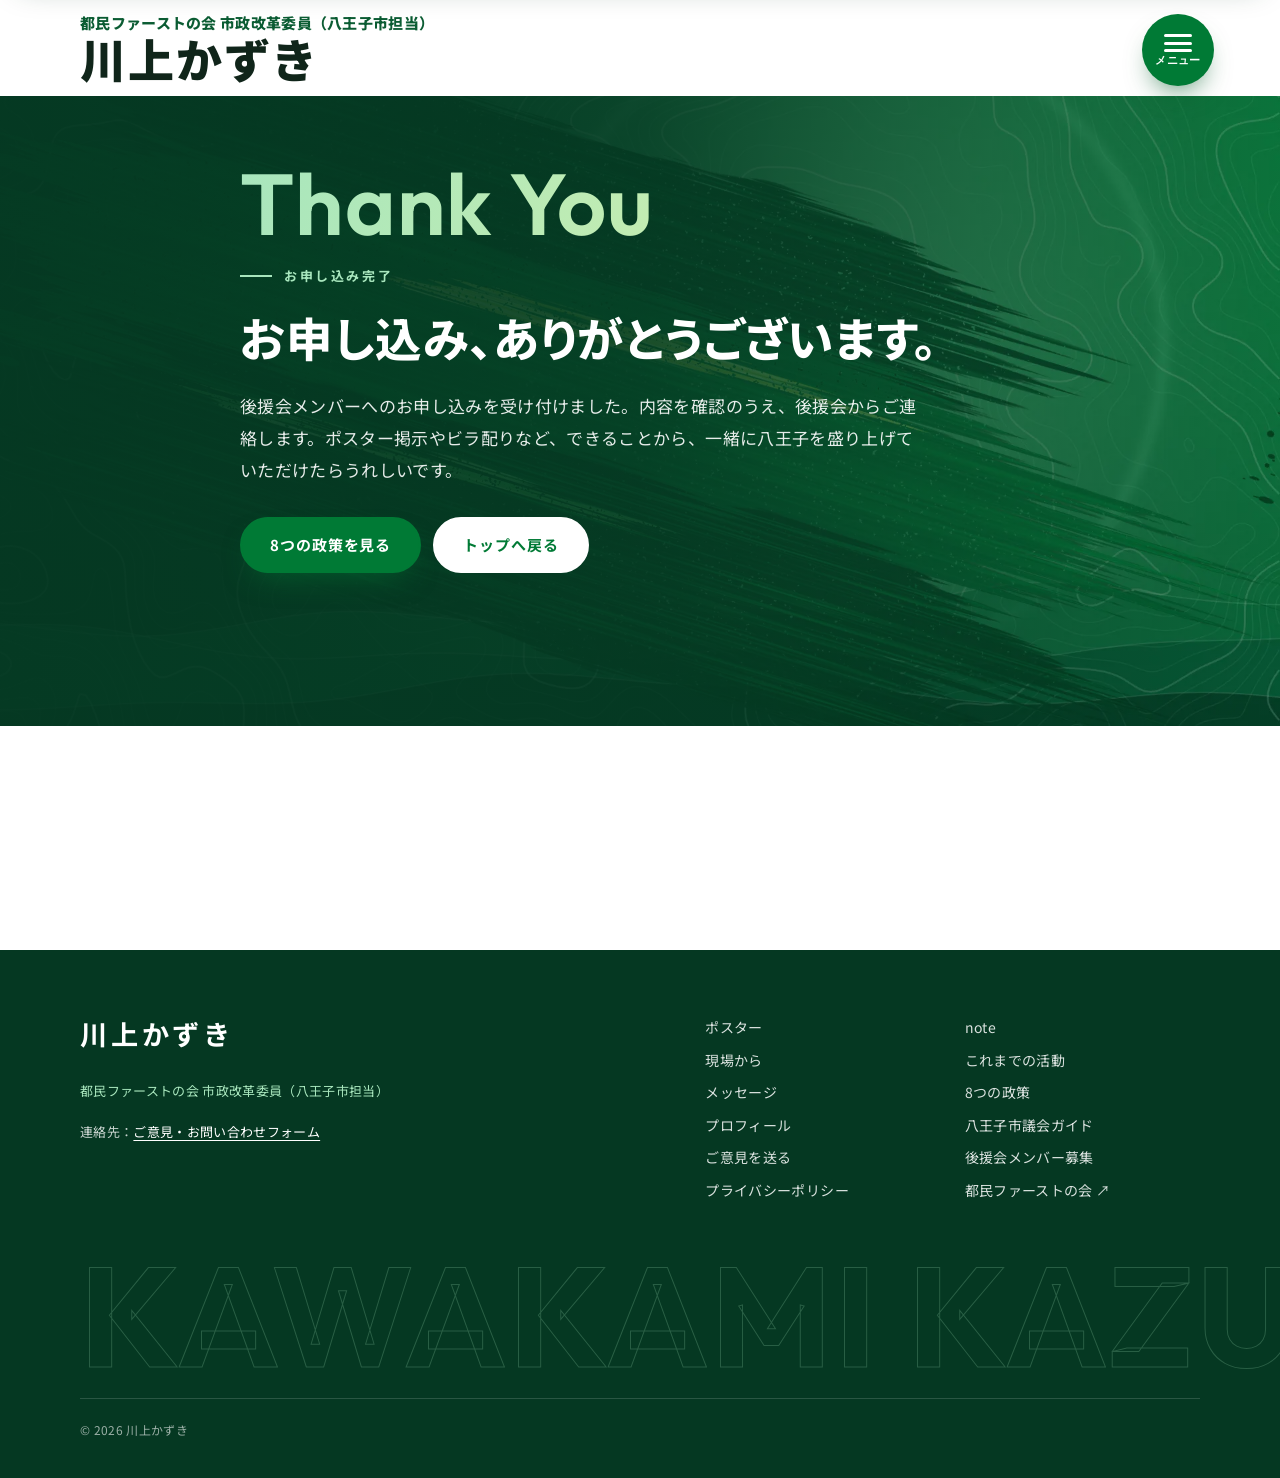
<file: kawakami/thanks-member/index.html>
<!doctype html>
<html lang="ja">
<head>
<meta charset="utf-8">
<meta name="viewport" content="width=device-width, initial-scale=1">
<script>document.documentElement.classList.add('js');setTimeout(function(){document.documentElement.classList.add('loaded')},2500)</script>
<title>お申し込み完了｜川上かずき</title>
<meta name="description" content="後援会メンバーへのお申し込みが完了しました。">
<meta name="robots" content="noindex">
<meta name="theme-color" content="#00a041">
<link rel="icon" href="../favicon-32.png" sizes="32x32" type="image/png">
<link rel="icon" href="../favicon-48.png" sizes="48x48" type="image/png">
<link rel="apple-touch-icon" href="../apple-touch-icon.png">
<link rel="preconnect" href="https://fonts.googleapis.com">
<link rel="preconnect" href="https://fonts.gstatic.com" crossorigin>
<link rel="stylesheet" href="https://fonts.googleapis.com/css2?family=Noto+Sans+JP:wght@500;700;800;900&amp;family=Outfit:wght@500;600;700&amp;display=swap">
<link rel="stylesheet" href="../assets/style.css">
<script src="../assets/main.js" defer></script>
</head>
<body>
<svg class="sprite" width="0" height="0" style="position:absolute" aria-hidden="true" focusable="false">
  <defs><linearGradient id="ig-grad" x1="0" y1="1" x2="1" y2="0"><stop offset="0" stop-color="#feda75"/><stop offset=".3" stop-color="#fa7e1e"/><stop offset=".62" stop-color="#d62976"/><stop offset="1" stop-color="#4f5bd5"/></linearGradient></defs>
  <symbol id="i-x" viewBox="0 0 24 24"><path d="M18.901 1.153h3.68l-8.04 9.19L24 22.846h-7.406l-5.8-7.584-6.638 7.584H.474l8.6-9.83L0 1.154h7.594l5.243 6.932ZM17.61 20.644h2.039L6.486 3.24H4.298Z"/></symbol>
  <symbol id="i-instagram" viewBox="0 0 24 24"><path d="M7.0301.084c-1.2768.0602-2.1487.264-2.911.5634-.7888.3075-1.4575.72-2.1228 1.3877-.6652.6677-1.075 1.3368-1.3802 2.127-.2954.7638-.4956 1.6365-.552 2.914-.0564 1.2775-.0689 1.6882-.0626 4.947.0062 3.2586.0206 3.6671.0825 4.9473.061 1.2765.264 2.1482.5635 2.9107.308.7889.72 1.4573 1.388 2.1228.6679.6655 1.3365 1.0743 2.1285 1.38.7632.295 1.6361.4961 2.9134.552 1.2773.056 1.6884.069 4.9462.0627 3.2578-.0062 3.668-.0207 4.9478-.0814 1.28-.0607 2.147-.2652 2.9098-.5633.7889-.3086 1.4578-.72 2.1228-1.3881.665-.6682 1.0745-1.3378 1.3795-2.1284.2957-.7632.4966-1.636.552-2.9124.056-1.2809.0692-1.6898.063-4.948-.0063-3.2583-.021-3.6668-.0817-4.9465-.0607-1.2797-.264-2.1487-.5633-2.9117-.3084-.7889-.72-1.4568-1.3876-2.1228C21.2982 1.33 20.628.9208 19.8378.6165 19.074.321 18.2017.1197 16.9244.0645 15.6471.0093 15.236-.005 11.977.0014 8.718.0076 8.31.0215 7.0301.0839m.1402 21.6932c-1.17-.0509-1.8053-.2453-2.2287-.408-.5606-.216-.96-.4771-1.3819-.895-.422-.4178-.6811-.8186-.9-1.378-.1644-.4234-.3624-1.058-.4171-2.228-.0595-1.2645-.072-1.6442-.079-4.848-.007-3.2037.0053-3.583.0607-4.848.05-1.169.2456-1.805.408-2.2282.216-.5613.4762-.96.895-1.3816.4188-.4217.8184-.6814 1.3783-.9003.423-.1651 1.0575-.3614 2.227-.4171 1.2655-.06 1.6447-.072 4.848-.079 3.2033-.007 3.5835.005 4.8495.0608 1.169.0508 1.8053.2445 2.228.408.5608.216.96.4754 1.3816.895.4217.4194.6816.8176.9005 1.3787.1653.4217.3617 1.056.4169 2.2263.0602 1.2655.0739 1.645.0796 4.848.0058 3.203-.0055 3.5834-.061 4.848-.051 1.17-.245 1.8055-.408 2.2294-.216.5604-.4763.96-.8954 1.3814-.419.4215-.8181.6811-1.3783.9-.4224.1649-1.0577.3617-2.2262.4174-1.2656.0595-1.6448.072-4.8493.079-3.2045.007-3.5825-.006-4.848-.0608M16.953 5.5864A1.44 1.44 0 1 0 18.39 4.144a1.44 1.44 0 0 0-1.437 1.4424M5.8385 12.012c.0067 3.4032 2.7706 6.1557 6.173 6.1493 3.4026-.0065 6.157-2.7701 6.1506-6.1733-.0065-3.4032-2.771-6.1565-6.174-6.1498-3.403.0067-6.156 2.771-6.1496 6.1738M8 12.0077a4 4 0 1 1 4.008 3.9921A3.9996 3.9996 0 0 1 8 12.0077"/></symbol>
  <symbol id="i-facebook" viewBox="0 0 24 24"><path d="M9.101 23.691v-7.98H6.627v-3.667h2.474v-1.58c0-4.085 1.848-5.978 5.858-5.978.401 0 .955.042 1.468.103a8.68 8.68 0 0 1 1.141.195v3.325a8.623 8.623 0 0 0-.653-.036 26.805 26.805 0 0 0-.733-.009c-.707 0-1.259.096-1.675.309a1.686 1.686 0 0 0-.679.622c-.258.42-.374.995-.374 1.752v1.297h3.919l-.386 2.103-.287 1.564h-3.246v8.245C19.396 23.238 24 18.179 24 12.044c0-6.627-5.373-12-12-12s-12 5.373-12 12c0 5.628 3.874 10.35 9.101 11.647Z"/></symbol>
  <symbol id="i-tiktok" viewBox="0 0 24 24"><path d="M12.525.02c1.31-.02 2.61-.01 3.91-.02.08 1.53.63 3.09 1.75 4.17 1.12 1.11 2.7 1.62 4.24 1.79v4.03c-1.44-.05-2.89-.35-4.2-.97-.57-.26-1.1-.59-1.62-.93-.01 2.92.01 5.84-.02 8.75-.08 1.4-.54 2.79-1.35 3.94-1.31 1.92-3.58 3.17-5.91 3.21-1.43.08-2.86-.31-4.08-1.03-2.02-1.19-3.44-3.37-3.65-5.71-.02-.5-.03-1-.01-1.49.18-1.9 1.12-3.72 2.58-4.96 1.66-1.44 3.98-2.13 6.15-1.72.02 1.48-.04 2.96-.04 4.44-.99-.32-2.15-.23-3.02.37-.63.41-1.11 1.04-1.36 1.75-.21.51-.15 1.07-.14 1.61.24 1.64 1.82 3.02 3.5 2.87 1.12-.01 2.19-.66 2.77-1.61.19-.33.4-.67.41-1.06.1-1.79.06-3.57.07-5.36.01-4.03-.01-8.05.02-12.07z"/></symbol>
  <symbol id="i-youtube" viewBox="0 0 24 24"><path d="M23.498 6.186a3.016 3.016 0 0 0-2.122-2.136C19.505 3.545 12 3.545 12 3.545s-7.505 0-9.377.505A3.017 3.017 0 0 0 .502 6.186C0 8.07 0 12 0 12s0 3.93.502 5.814a3.016 3.016 0 0 0 2.122 2.136c1.871.505 9.376.505 9.376.505s7.505 0 9.377-.505a3.015 3.015 0 0 0 2.122-2.136C24 15.93 24 12 24 12s0-3.93-.502-5.814zM9.545 15.568V8.432L15.818 12l-6.273 3.568z"/></symbol>
  <symbol id="i-line" viewBox="0 0 24 24"><path d="M19.365 9.863c.349 0 .63.285.63.631 0 .345-.281.63-.63.63H17.61v1.125h1.755c.349 0 .63.283.63.63 0 .344-.281.629-.63.629h-2.386c-.345 0-.627-.285-.627-.629V8.108c0-.345.282-.63.63-.63h2.386c.346 0 .627.285.627.63 0 .349-.281.63-.63.63H17.61v1.125h1.755zm-3.855 3.016c0 .27-.174.51-.432.596-.064.021-.133.031-.199.031-.211 0-.391-.09-.51-.25l-2.443-3.317v2.94c0 .344-.279.629-.631.629-.346 0-.626-.285-.626-.629V8.108c0-.27.173-.51.43-.595.06-.023.136-.033.194-.033.195 0 .375.104.495.254l2.462 3.33V8.108c0-.345.282-.63.63-.63.345 0 .63.285.63.63v4.771zm-5.741 0c0 .344-.282.629-.631.629-.345 0-.627-.285-.627-.629V8.108c0-.345.282-.63.63-.63.346 0 .628.285.628.63v4.771zm-2.466.629H4.917c-.345 0-.63-.285-.63-.629V8.108c0-.345.285-.63.63-.63.348 0 .63.285.63.63v4.141h1.756c.348 0 .629.283.629.63 0 .344-.282.629-.629.629M24 10.314C24 4.943 18.615.572 12 .572S0 4.943 0 10.314c0 4.811 4.27 8.842 10.035 9.608.391.082.923.258 1.058.59.12.301.079.766.038 1.08l-.164 1.02c-.045.301-.24 1.186 1.049.645 1.291-.539 6.916-4.078 9.436-6.975C23.176 14.393 24 12.458 24 10.314"/></symbol>
  <symbol id="i-note" viewBox="0 0 24 24"><path fill-rule="evenodd" d="M6 2h9l5 5v13a2 2 0 0 1-2 2H6a2 2 0 0 1-2-2V4a2 2 0 0 1 2-2Zm8.3 1.4V7.7h4.3ZM8 11.2v1.6h8v-1.6Zm0 3.4v1.6h8v-1.6Zm0 3.4v1.6h5V18Z"/></symbol>
</svg>
<a class="skip" href="#main">本文へ移動</a>

<header class="site-header">
  <div class="wrap head-inner">
    <a class="brand" href="../" aria-label="川上かずき 公式サイト トップへ">
      <span class="brand-text">
        <span class="brand-role">都民ファーストの会 市政改革委員（八王子市担当）</span>
        <span class="brand-name">川上かずき</span>
      </span>
    </a>
  </div>
</header>

<div class="mini-bar" aria-hidden="true">
  <a href="../" tabindex="-1">川上かずき<small>都民ファーストの会 市政改革委員（八王子市担当）</small></a>
</div>

<button class="menu-btn" type="button" aria-expanded="false" aria-controls="site-menu" aria-label="メニューを開く">
  <svg class="menu-ring" viewBox="0 0 100 100" aria-hidden="true"><circle cx="50" cy="50" r="47"/></svg>
  <span class="menu-bars" aria-hidden="true"><i></i><i></i><i></i></span>
  <span class="menu-label" aria-hidden="true">メニュー</span>
</button>

<nav class="site-menu" id="site-menu" aria-label="メインメニュー" aria-hidden="true">
  <div class="wrap menu-inner">
    <ul class="menu-list">
      <li><a href="../#poster"><span class="menu-en">Poster</span>ポスター</a></li>
      <li><a href="../#note"><span class="menu-en">note</span>note</a></li>
      <li><a href="../#genba"><span class="menu-en">On the Ground</span>現場から</a></li>
      <li><a href="../#activity"><span class="menu-en">Activity</span>活動のようす</a></li>
      <li><a href="../#media"><span class="menu-en">Media</span>これまでの活動・掲載記事</a></li>
      <li><a href="../#message"><span class="menu-en">Message</span>メッセージ</a></li>
      <li><a href="../#policy"><span class="menu-en">Policy</span>8つの政策</a></li>
      <li><a href="../#partner"><span class="menu-en">Partnership</span>都政との連携</a></li>
      <li><a href="../#profile"><span class="menu-en">Profile</span>プロフィール</a></li>
      <li><a href="../gikai/"><span class="menu-en">Guide</span>八王子市議会ガイド</a></li>
      <li><a href="../#voice"><span class="menu-en">Voice</span>ご意見を送る</a></li>
      <li><a href="../#supporters"><span class="menu-en">Supporters</span>後援会メンバー募集</a></li>
    </ul>
    <div class="menu-side">
      <ul class="sns" aria-label="SNS">
        <li><a class="x" href="https://x.com/teng_kazuki" data-sns="x" aria-label="X（旧Twitter）（新しいタブで開きます）" target="_blank" rel="noopener noreferrer"><svg aria-hidden="true"><use href="#i-x"/></svg></a></li>
        <li><a class="instagram" href="https://www.instagram.com/the.o_teng.802/" data-sns="instagram" aria-label="Instagram（新しいタブで開きます）" target="_blank" rel="noopener noreferrer"><svg aria-hidden="true"><use href="#i-instagram"/></svg></a></li>
        <li><a class="facebook" href="https://www.facebook.com/share/1DDfvf358J/" data-sns="facebook" aria-label="Facebook（新しいタブで開きます）" target="_blank" rel="noopener noreferrer"><svg aria-hidden="true"><use href="#i-facebook"/></svg></a></li>
        <li><a class="tiktok" href="https://www.tiktok.com/@kickfit109takao" data-sns="tiktok" aria-label="TikTok（新しいタブで開きます）" target="_blank" rel="noopener noreferrer"><svg aria-hidden="true"><use href="#i-tiktok"/></svg></a></li>
        <li><a class="youtube" href="https://www.youtube.com/@o_teng.kazuki" data-sns="youtube" aria-label="YouTube（新しいタブで開きます）" target="_blank" rel="noopener noreferrer"><svg aria-hidden="true"><use href="#i-youtube"/></svg></a></li>
        <li><a class="line" href="https://lin.ee/94ALCnY" data-sns="line" aria-label="LINE（新しいタブで開きます）" target="_blank" rel="noopener noreferrer"><svg aria-hidden="true"><use href="#i-line"/></svg></a></li>
        <li><a class="note" href="https://note.com/kazudred" data-sns="note" aria-label="note（新しいタブで開きます）" target="_blank" rel="noopener noreferrer"><svg aria-hidden="true"><use href="#i-note"/></svg></a></li>
      </ul>
      <p>都民ファーストの会 市政改革委員（八王子市担当）</p>
      <a class="party-link" href="https://tomin1st.jp/" target="_blank" rel="noopener">都民ファーストの会 公式サイト ↗</a>
    </div>
  </div>
</nav>

<main id="main">
  <div class="page-hero" style="border-bottom:0; min-height: 70svh">
    <div class="wrap wrap-narrow">
      <span class="en" aria-hidden="true">Thank You</span>
      <p class="eyebrow">お申し込み完了</p>
      <h1 class="phr"><span>お申し込み、</span><span>ありがとう</span><span>ございます。</span></h1>
      <p class="lead">後援会メンバーへのお申し込みを受け付けました。内容を確認のうえ、後援会からご連絡します。ポスター掲示やビラ配りなど、できることから、一緒に八王子を盛り上げていただけたらうれしいです。</p>
      <div class="hero-cta">
        <a class="btn btn-primary" href="../#policy">8つの政策を見る</a>
        <a class="btn btn-ghost" href="../">トップへ戻る</a>
      </div>
    </div>
  </div>
  <div class="section"></div>
</main>

<footer class="site-footer">
  <div class="wrap">
    <div class="footer-grid">
      <div class="footer-brand">
        <p class="footer-name">川上かずき</p>
        <p class="footer-role">都民ファーストの会 市政改革委員（八王子市担当）</p>
        <p class="footer-contact">連絡先：<a href="../#voice">ご意見・お問い合わせフォーム</a></p>
      </div>
      <nav class="footer-nav" aria-label="フッターメニュー">
        <ul>
          <li><a href="../#poster">ポスター</a></li>
          <li><a href="../#note">note</a></li>
          <li><a href="../#genba">現場から</a></li>
          <li><a href="../#media">これまでの活動</a></li>
          <li><a href="../#message">メッセージ</a></li>
          <li><a href="../#policy">8つの政策</a></li>
          <li><a href="../#profile">プロフィール</a></li>
          <li><a href="../gikai/">八王子市議会ガイド</a></li>
          <li><a href="../#voice">ご意見を送る</a></li>
          <li><a href="../#supporters">後援会メンバー募集</a></li>
          <li><a href="../privacy/">プライバシーポリシー</a></li>
          <li><a href="https://tomin1st.jp/" target="_blank" rel="noopener">都民ファーストの会 ↗</a></li>
        </ul>
      </nav>
    </div>
    <p class="footer-outline" aria-hidden="true">KAWAKAMI KAZUKI</p>
    <p class="copyright">© 2026 川上かずき</p>
  </div>
</footer>
<a class="to-top" href="#main" aria-label="ページの先頭へ戻る"><svg viewBox="0 0 24 24" fill="none" stroke="currentColor" stroke-width="2.2" stroke-linecap="round" stroke-linejoin="round" aria-hidden="true"><path d="M12 19V5M6 11l6-6 6 6"/></svg></a>
</body>
</html>
</file>
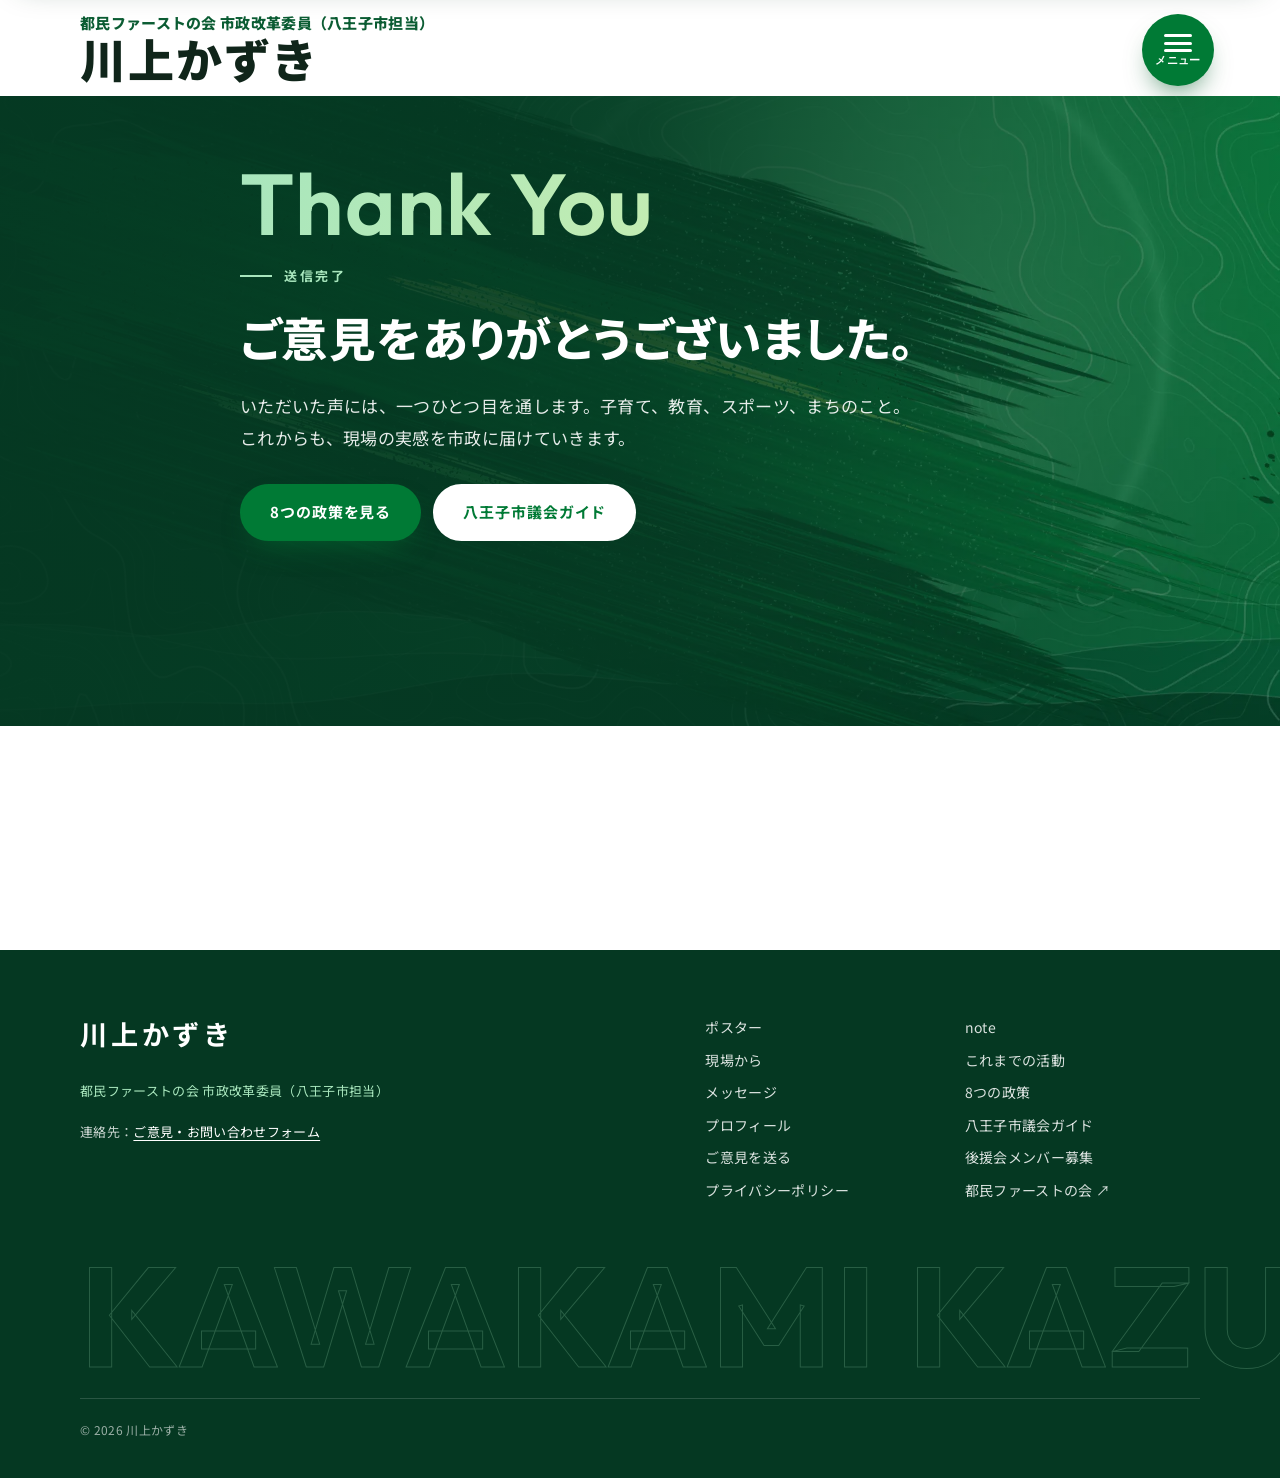
<file: kawakami/thanks/index.html>
<!doctype html>
<html lang="ja">
<head>
<meta charset="utf-8">
<meta name="viewport" content="width=device-width, initial-scale=1">
<script>document.documentElement.classList.add('js');setTimeout(function(){document.documentElement.classList.add('loaded')},2500)</script>
<title>送信完了｜川上かずき</title>
<meta name="description" content="ご意見の送信が完了しました。">
<meta name="robots" content="noindex">
<meta name="theme-color" content="#00a041">
<link rel="icon" href="../favicon-32.png" sizes="32x32" type="image/png">
<link rel="icon" href="../favicon-48.png" sizes="48x48" type="image/png">
<link rel="apple-touch-icon" href="../apple-touch-icon.png">
<link rel="preconnect" href="https://fonts.googleapis.com">
<link rel="preconnect" href="https://fonts.gstatic.com" crossorigin>
<link rel="stylesheet" href="https://fonts.googleapis.com/css2?family=Noto+Sans+JP:wght@500;700;800;900&amp;family=Outfit:wght@500;600;700&amp;display=swap">
<link rel="stylesheet" href="../assets/style.css">
<script src="../assets/main.js" defer></script>
</head>
<body>
<svg class="sprite" width="0" height="0" style="position:absolute" aria-hidden="true" focusable="false">
  <defs><linearGradient id="ig-grad" x1="0" y1="1" x2="1" y2="0"><stop offset="0" stop-color="#feda75"/><stop offset=".3" stop-color="#fa7e1e"/><stop offset=".62" stop-color="#d62976"/><stop offset="1" stop-color="#4f5bd5"/></linearGradient></defs>
  <symbol id="i-x" viewBox="0 0 24 24"><path d="M18.901 1.153h3.68l-8.04 9.19L24 22.846h-7.406l-5.8-7.584-6.638 7.584H.474l8.6-9.83L0 1.154h7.594l5.243 6.932ZM17.61 20.644h2.039L6.486 3.24H4.298Z"/></symbol>
  <symbol id="i-instagram" viewBox="0 0 24 24"><path d="M7.0301.084c-1.2768.0602-2.1487.264-2.911.5634-.7888.3075-1.4575.72-2.1228 1.3877-.6652.6677-1.075 1.3368-1.3802 2.127-.2954.7638-.4956 1.6365-.552 2.914-.0564 1.2775-.0689 1.6882-.0626 4.947.0062 3.2586.0206 3.6671.0825 4.9473.061 1.2765.264 2.1482.5635 2.9107.308.7889.72 1.4573 1.388 2.1228.6679.6655 1.3365 1.0743 2.1285 1.38.7632.295 1.6361.4961 2.9134.552 1.2773.056 1.6884.069 4.9462.0627 3.2578-.0062 3.668-.0207 4.9478-.0814 1.28-.0607 2.147-.2652 2.9098-.5633.7889-.3086 1.4578-.72 2.1228-1.3881.665-.6682 1.0745-1.3378 1.3795-2.1284.2957-.7632.4966-1.636.552-2.9124.056-1.2809.0692-1.6898.063-4.948-.0063-3.2583-.021-3.6668-.0817-4.9465-.0607-1.2797-.264-2.1487-.5633-2.9117-.3084-.7889-.72-1.4568-1.3876-2.1228C21.2982 1.33 20.628.9208 19.8378.6165 19.074.321 18.2017.1197 16.9244.0645 15.6471.0093 15.236-.005 11.977.0014 8.718.0076 8.31.0215 7.0301.0839m.1402 21.6932c-1.17-.0509-1.8053-.2453-2.2287-.408-.5606-.216-.96-.4771-1.3819-.895-.422-.4178-.6811-.8186-.9-1.378-.1644-.4234-.3624-1.058-.4171-2.228-.0595-1.2645-.072-1.6442-.079-4.848-.007-3.2037.0053-3.583.0607-4.848.05-1.169.2456-1.805.408-2.2282.216-.5613.4762-.96.895-1.3816.4188-.4217.8184-.6814 1.3783-.9003.423-.1651 1.0575-.3614 2.227-.4171 1.2655-.06 1.6447-.072 4.848-.079 3.2033-.007 3.5835.005 4.8495.0608 1.169.0508 1.8053.2445 2.228.408.5608.216.96.4754 1.3816.895.4217.4194.6816.8176.9005 1.3787.1653.4217.3617 1.056.4169 2.2263.0602 1.2655.0739 1.645.0796 4.848.0058 3.203-.0055 3.5834-.061 4.848-.051 1.17-.245 1.8055-.408 2.2294-.216.5604-.4763.96-.8954 1.3814-.419.4215-.8181.6811-1.3783.9-.4224.1649-1.0577.3617-2.2262.4174-1.2656.0595-1.6448.072-4.8493.079-3.2045.007-3.5825-.006-4.848-.0608M16.953 5.5864A1.44 1.44 0 1 0 18.39 4.144a1.44 1.44 0 0 0-1.437 1.4424M5.8385 12.012c.0067 3.4032 2.7706 6.1557 6.173 6.1493 3.4026-.0065 6.157-2.7701 6.1506-6.1733-.0065-3.4032-2.771-6.1565-6.174-6.1498-3.403.0067-6.156 2.771-6.1496 6.1738M8 12.0077a4 4 0 1 1 4.008 3.9921A3.9996 3.9996 0 0 1 8 12.0077"/></symbol>
  <symbol id="i-facebook" viewBox="0 0 24 24"><path d="M9.101 23.691v-7.98H6.627v-3.667h2.474v-1.58c0-4.085 1.848-5.978 5.858-5.978.401 0 .955.042 1.468.103a8.68 8.68 0 0 1 1.141.195v3.325a8.623 8.623 0 0 0-.653-.036 26.805 26.805 0 0 0-.733-.009c-.707 0-1.259.096-1.675.309a1.686 1.686 0 0 0-.679.622c-.258.42-.374.995-.374 1.752v1.297h3.919l-.386 2.103-.287 1.564h-3.246v8.245C19.396 23.238 24 18.179 24 12.044c0-6.627-5.373-12-12-12s-12 5.373-12 12c0 5.628 3.874 10.35 9.101 11.647Z"/></symbol>
  <symbol id="i-tiktok" viewBox="0 0 24 24"><path d="M12.525.02c1.31-.02 2.61-.01 3.91-.02.08 1.53.63 3.09 1.75 4.17 1.12 1.11 2.7 1.62 4.24 1.79v4.03c-1.44-.05-2.89-.35-4.2-.97-.57-.26-1.1-.59-1.62-.93-.01 2.92.01 5.84-.02 8.75-.08 1.4-.54 2.79-1.35 3.94-1.31 1.92-3.58 3.17-5.91 3.21-1.43.08-2.86-.31-4.08-1.03-2.02-1.19-3.44-3.37-3.65-5.71-.02-.5-.03-1-.01-1.49.18-1.9 1.12-3.72 2.58-4.96 1.66-1.44 3.98-2.13 6.15-1.72.02 1.48-.04 2.96-.04 4.44-.99-.32-2.15-.23-3.02.37-.63.41-1.11 1.04-1.36 1.75-.21.51-.15 1.07-.14 1.61.24 1.64 1.82 3.02 3.5 2.87 1.12-.01 2.19-.66 2.77-1.61.19-.33.4-.67.41-1.06.1-1.79.06-3.57.07-5.36.01-4.03-.01-8.05.02-12.07z"/></symbol>
  <symbol id="i-youtube" viewBox="0 0 24 24"><path d="M23.498 6.186a3.016 3.016 0 0 0-2.122-2.136C19.505 3.545 12 3.545 12 3.545s-7.505 0-9.377.505A3.017 3.017 0 0 0 .502 6.186C0 8.07 0 12 0 12s0 3.93.502 5.814a3.016 3.016 0 0 0 2.122 2.136c1.871.505 9.376.505 9.376.505s7.505 0 9.377-.505a3.015 3.015 0 0 0 2.122-2.136C24 15.93 24 12 24 12s0-3.93-.502-5.814zM9.545 15.568V8.432L15.818 12l-6.273 3.568z"/></symbol>
  <symbol id="i-line" viewBox="0 0 24 24"><path d="M19.365 9.863c.349 0 .63.285.63.631 0 .345-.281.63-.63.63H17.61v1.125h1.755c.349 0 .63.283.63.63 0 .344-.281.629-.63.629h-2.386c-.345 0-.627-.285-.627-.629V8.108c0-.345.282-.63.63-.63h2.386c.346 0 .627.285.627.63 0 .349-.281.63-.63.63H17.61v1.125h1.755zm-3.855 3.016c0 .27-.174.51-.432.596-.064.021-.133.031-.199.031-.211 0-.391-.09-.51-.25l-2.443-3.317v2.94c0 .344-.279.629-.631.629-.346 0-.626-.285-.626-.629V8.108c0-.27.173-.51.43-.595.06-.023.136-.033.194-.033.195 0 .375.104.495.254l2.462 3.33V8.108c0-.345.282-.63.63-.63.345 0 .63.285.63.63v4.771zm-5.741 0c0 .344-.282.629-.631.629-.345 0-.627-.285-.627-.629V8.108c0-.345.282-.63.63-.63.346 0 .628.285.628.63v4.771zm-2.466.629H4.917c-.345 0-.63-.285-.63-.629V8.108c0-.345.285-.63.63-.63.348 0 .63.285.63.63v4.141h1.756c.348 0 .629.283.629.63 0 .344-.282.629-.629.629M24 10.314C24 4.943 18.615.572 12 .572S0 4.943 0 10.314c0 4.811 4.27 8.842 10.035 9.608.391.082.923.258 1.058.59.12.301.079.766.038 1.08l-.164 1.02c-.045.301-.24 1.186 1.049.645 1.291-.539 6.916-4.078 9.436-6.975C23.176 14.393 24 12.458 24 10.314"/></symbol>
  <symbol id="i-note" viewBox="0 0 24 24"><path fill-rule="evenodd" d="M6 2h9l5 5v13a2 2 0 0 1-2 2H6a2 2 0 0 1-2-2V4a2 2 0 0 1 2-2Zm8.3 1.4V7.7h4.3ZM8 11.2v1.6h8v-1.6Zm0 3.4v1.6h8v-1.6Zm0 3.4v1.6h5V18Z"/></symbol>
</svg>
<a class="skip" href="#main">本文へ移動</a>

<header class="site-header">
  <div class="wrap head-inner">
    <a class="brand" href="../" aria-label="川上かずき 公式サイト トップへ">
      <span class="brand-text">
        <span class="brand-role">都民ファーストの会 市政改革委員（八王子市担当）</span>
        <span class="brand-name">川上かずき</span>
      </span>
    </a>
  </div>
</header>

<div class="mini-bar" aria-hidden="true">
  <a href="../" tabindex="-1">川上かずき<small>都民ファーストの会 市政改革委員（八王子市担当）</small></a>
</div>

<button class="menu-btn" type="button" aria-expanded="false" aria-controls="site-menu" aria-label="メニューを開く">
  <svg class="menu-ring" viewBox="0 0 100 100" aria-hidden="true"><circle cx="50" cy="50" r="47"/></svg>
  <span class="menu-bars" aria-hidden="true"><i></i><i></i><i></i></span>
  <span class="menu-label" aria-hidden="true">メニュー</span>
</button>

<nav class="site-menu" id="site-menu" aria-label="メインメニュー" aria-hidden="true">
  <div class="wrap menu-inner">
    <ul class="menu-list">
      <li><a href="../#poster"><span class="menu-en">Poster</span>ポスター</a></li>
      <li><a href="../#note"><span class="menu-en">note</span>note</a></li>
      <li><a href="../#genba"><span class="menu-en">On the Ground</span>現場から</a></li>
      <li><a href="../#activity"><span class="menu-en">Activity</span>活動のようす</a></li>
      <li><a href="../#media"><span class="menu-en">Media</span>これまでの活動・掲載記事</a></li>
      <li><a href="../#message"><span class="menu-en">Message</span>メッセージ</a></li>
      <li><a href="../#policy"><span class="menu-en">Policy</span>8つの政策</a></li>
      <li><a href="../#partner"><span class="menu-en">Partnership</span>都政との連携</a></li>
      <li><a href="../#profile"><span class="menu-en">Profile</span>プロフィール</a></li>
      <li><a href="../gikai/"><span class="menu-en">Guide</span>八王子市議会ガイド</a></li>
      <li><a href="../#voice"><span class="menu-en">Voice</span>ご意見を送る</a></li>
      <li><a href="../#supporters"><span class="menu-en">Supporters</span>後援会メンバー募集</a></li>
    </ul>
    <div class="menu-side">
      <ul class="sns" aria-label="SNS">
        <li><a class="x" href="https://x.com/teng_kazuki" data-sns="x" aria-label="X（旧Twitter）（新しいタブで開きます）" target="_blank" rel="noopener noreferrer"><svg aria-hidden="true"><use href="#i-x"/></svg></a></li>
        <li><a class="instagram" href="https://www.instagram.com/the.o_teng.802/" data-sns="instagram" aria-label="Instagram（新しいタブで開きます）" target="_blank" rel="noopener noreferrer"><svg aria-hidden="true"><use href="#i-instagram"/></svg></a></li>
        <li><a class="facebook" href="https://www.facebook.com/share/1DDfvf358J/" data-sns="facebook" aria-label="Facebook（新しいタブで開きます）" target="_blank" rel="noopener noreferrer"><svg aria-hidden="true"><use href="#i-facebook"/></svg></a></li>
        <li><a class="tiktok" href="https://www.tiktok.com/@kickfit109takao" data-sns="tiktok" aria-label="TikTok（新しいタブで開きます）" target="_blank" rel="noopener noreferrer"><svg aria-hidden="true"><use href="#i-tiktok"/></svg></a></li>
        <li><a class="youtube" href="https://www.youtube.com/@o_teng.kazuki" data-sns="youtube" aria-label="YouTube（新しいタブで開きます）" target="_blank" rel="noopener noreferrer"><svg aria-hidden="true"><use href="#i-youtube"/></svg></a></li>
        <li><a class="line" href="https://lin.ee/94ALCnY" data-sns="line" aria-label="LINE（新しいタブで開きます）" target="_blank" rel="noopener noreferrer"><svg aria-hidden="true"><use href="#i-line"/></svg></a></li>
        <li><a class="note" href="https://note.com/kazudred" data-sns="note" aria-label="note（新しいタブで開きます）" target="_blank" rel="noopener noreferrer"><svg aria-hidden="true"><use href="#i-note"/></svg></a></li>
      </ul>
      <p>都民ファーストの会 市政改革委員（八王子市担当）</p>
      <a class="party-link" href="https://tomin1st.jp/" target="_blank" rel="noopener">都民ファーストの会 公式サイト ↗</a>
    </div>
  </div>
</nav>

<main id="main">
  <div class="page-hero" style="border-bottom:0; min-height: 70svh">
    <div class="wrap wrap-narrow">
      <span class="en" aria-hidden="true">Thank You</span>
      <p class="eyebrow">送信完了</p>
      <h1 class="phr"><span>ご意見を</span><span>ありがとう</span><span>ございました。</span></h1>
      <p class="lead">いただいた声には、一つひとつ目を通します。子育て、教育、スポーツ、まちのこと。これからも、現場の実感を市政に届けていきます。</p>
      <div class="hero-cta">
        <a class="btn btn-primary" href="../#policy">8つの政策を見る</a>
        <a class="btn btn-ghost" href="../gikai/">八王子市議会ガイド</a>
      </div>
    </div>
  </div>
  <div class="section"></div>
</main>

<footer class="site-footer">
  <div class="wrap">
    <div class="footer-grid">
      <div class="footer-brand">
        <p class="footer-name">川上かずき</p>
        <p class="footer-role">都民ファーストの会 市政改革委員（八王子市担当）</p>
        <p class="footer-contact">連絡先：<a href="../#voice">ご意見・お問い合わせフォーム</a></p>
      </div>
      <nav class="footer-nav" aria-label="フッターメニュー">
        <ul>
          <li><a href="../#poster">ポスター</a></li>
          <li><a href="../#note">note</a></li>
          <li><a href="../#genba">現場から</a></li>
          <li><a href="../#media">これまでの活動</a></li>
          <li><a href="../#message">メッセージ</a></li>
          <li><a href="../#policy">8つの政策</a></li>
          <li><a href="../#profile">プロフィール</a></li>
          <li><a href="../gikai/">八王子市議会ガイド</a></li>
          <li><a href="../#voice">ご意見を送る</a></li>
          <li><a href="../#supporters">後援会メンバー募集</a></li>
          <li><a href="../privacy/">プライバシーポリシー</a></li>
          <li><a href="https://tomin1st.jp/" target="_blank" rel="noopener">都民ファーストの会 ↗</a></li>
        </ul>
      </nav>
    </div>
    <p class="footer-outline" aria-hidden="true">KAWAKAMI KAZUKI</p>
    <p class="copyright">© 2026 川上かずき</p>
  </div>
</footer>
<a class="to-top" href="#main" aria-label="ページの先頭へ戻る"><svg viewBox="0 0 24 24" fill="none" stroke="currentColor" stroke-width="2.2" stroke-linecap="round" stroke-linejoin="round" aria-hidden="true"><path d="M12 19V5M6 11l6-6 6 6"/></svg></a>
</body>
</html>
</file>
<file: kawakami/assets/style.css>
/* =========================================================
   川上かずき 公式サイト
   カラー：都民ファーストの会のグリーン
   ※ 党の公式カラーコードが分かったら --brand を差し替えてください
   動き：すべて transform / opacity 中心。「視差効果を減らす」設定の方には動きを止めます
   ========================================================= */

:root {
  --brand: #00a041;          /* 都民ファーストグリーン（装飾・大きな面・大見出し） */
  --brand-strong: #007a35;   /* ボタン・リンク・小さな緑文字（白地でコントラスト 5.5:1） */
  --brand-deep: #0b5c33;     /* 見出し */
  --brand-ink: #053822;      /* 濃い緑の背景 */
  --brand-lime: #8ccf3f;     /* グラデーションの明るい側 */
  --grad: linear-gradient(110deg, var(--brand) 0%, #2fb457 55%, var(--brand-lime) 100%);
  --grad-deep: linear-gradient(110deg, #006b30 0%, #008c3a 100%);
  --mint: #f2faf4;
  --mint-2: #e3f4e8;
  --mint-3: #c8ebd3;
  --white: #ffffff;
  --ink: #13241b;
  --ink-2: #3f5248;
  --ink-3: #5f6f66;
  --line: #dbe9df;
  --radius: 18px;
  --header-h: 72px;
  --ease: cubic-bezier(.22, 1, .36, 1);
  --display: "Noto Sans JP", "Hiragino Sans", "Hiragino Kaku Gothic ProN", "Yu Gothic", "YuGothic", Meiryo, sans-serif;
  --sans: "Hiragino Sans", "Hiragino Kaku Gothic ProN", "Noto Sans JP", "Yu Gothic UI", "Yu Gothic", "YuGothic", Meiryo, sans-serif;
  --en: "Outfit", "Helvetica Neue", Arial, sans-serif;
  --wrap: 1160px;
  --gutter: 20px;
  color-scheme: light;
}
@media (max-width: 899px) { :root { --header-h: 64px; } }

*, *::before, *::after { box-sizing: border-box; }

html { -webkit-text-size-adjust: 100%; scroll-behavior: smooth; scroll-padding-top: calc(var(--header-h) + 12px); }
@media (prefers-reduced-motion: reduce) { html { scroll-behavior: auto; } }

body {
  margin: 0;
  background: var(--white);
  color: var(--ink);
  font-family: var(--sans);
  font-size: 16px;
  line-height: 1.9;
  letter-spacing: .02em;
  overflow-wrap: anywhere;
  line-break: strict;
  overflow-x: hidden;
}
@media (min-width: 900px) { body { font-size: 17px; } }
::selection { background: var(--mint-3); color: var(--ink); }

img { max-width: 100%; height: auto; display: block; }
a { color: var(--brand-strong); text-underline-offset: .2em; }
a:hover { color: var(--brand-deep); }
:focus-visible { outline: 3px solid var(--brand); outline-offset: 3px; border-radius: 4px; }

h1, h2, h3 { font-family: var(--display); font-weight: 800; line-height: 1.5; letter-spacing: .03em; margin: 0; font-feature-settings: "palt"; word-break: auto-phrase; }
p { margin: 0 0 1em; }
p:last-child { margin-bottom: 0; }

/* 見出しを文節単位で改行させる（iPhone の Safari は auto-phrase 非対応のため手動で区切る） */
.phr > span:not(.sr-only) { display: inline-block; }

.wrap { width: 100%; max-width: var(--wrap); margin: 0 auto; padding: 0 var(--gutter); }
.wrap-narrow { max-width: 840px; }
.sr-only { position: absolute; width: 1px; height: 1px; padding: 0; margin: -1px; overflow: hidden; clip: rect(0 0 0 0); white-space: nowrap; border: 0; }

.skip { position: absolute; left: 12px; top: -60px; z-index: 100; background: var(--brand-strong); color: #fff; padding: 10px 16px; border-radius: 8px; }
.skip:focus { top: 12px; color: #fff; }

/* ---------- Buttons ---------- */
.btn {
  position: relative; isolation: isolate; overflow: hidden;
  display: inline-flex; align-items: center; justify-content: center; gap: .6em;
  min-height: 54px; padding: 12px 28px; border-radius: 999px;
  font-weight: 700; font-size: 15px; letter-spacing: .06em; text-decoration: none;
  border: 2px solid var(--brand-strong);
  transition: background .3s, color .3s, border-color .3s, transform .3s var(--ease), box-shadow .3s;
}
.btn::after {
  content: ""; position: absolute; inset: 0; z-index: -1;
  background: linear-gradient(110deg, transparent 25%, rgba(255,255,255,.38) 50%, transparent 75%);
  transform: translateX(-120%); transition: transform .9s var(--ease);
}
.btn:hover::after { transform: translateX(120%); }
.btn:hover { transform: translateY(-2px); }
.btn svg { width: 18px; height: 18px; flex: none; transition: transform .35s var(--ease); }
.btn:hover svg { transform: translateX(4px); }
.btn-primary { background: var(--brand-strong); color: #fff; box-shadow: 0 14px 30px -14px rgba(0,122,53,.65); }
.btn-primary:hover { background: var(--brand-deep); border-color: var(--brand-deep); color: #fff; box-shadow: 0 18px 34px -14px rgba(0,122,53,.7); }
.btn-ghost { background: rgba(255,255,255,.7); color: var(--brand-strong); }
.btn-ghost:hover { background: var(--brand-strong); color: #fff; }
.btn-ghost::after { background: linear-gradient(110deg, transparent 25%, rgba(0,160,65,.12) 50%, transparent 75%); }
.btn-green { background: var(--brand-strong); color: #fff; }
.btn-green:hover { background: var(--brand-deep); border-color: var(--brand-deep); color: #fff; }

/* ---------- Header（大きな名前＋丸いメニューボタン） ---------- */
.site-header { position: relative; z-index: 20; background: var(--white); }
.head-inner { display: flex; align-items: center; min-height: 96px; padding-top: 12px; padding-bottom: 12px; padding-right: 96px; }
.brand-h1 { margin: 0; font-size: inherit; letter-spacing: 0; line-height: 1; }
.brand { display: flex; align-items: center; gap: 14px; text-decoration: none; color: var(--ink); min-width: 0; }
.brand:hover { color: var(--ink); }
.brand-text { display: flex; flex-direction: column; min-width: 0; }
.brand-role { font-family: var(--display); font-weight: 800; font-size: 15px; letter-spacing: .02em; color: var(--brand-deep); line-height: 1.35; }
.brand-name { font-family: var(--display); font-weight: 900; font-size: 46px; letter-spacing: .04em; line-height: 1.1; color: #10251a; }
@media (max-width: 899px) {
  .head-inner { min-height: 0; padding-top: 14px; padding-bottom: 12px; padding-right: 84px; }
  .brand-role { font-size: clamp(10.5px, 3.1vw, 13px); letter-spacing: 0; white-space: nowrap; }
  .brand-name { font-size: clamp(34px, 11vw, 46px); }
}

/* スクロール後に出る細いバー */
.mini-bar {
  position: fixed; top: 0; left: 0; right: 0; z-index: 50; height: 60px;
  display: flex; align-items: center; padding: 0 96px 0 max(var(--gutter), calc((100vw - var(--wrap)) / 2 + var(--gutter)));
  background: rgba(255, 255, 255, .92); -webkit-backdrop-filter: saturate(1.6) blur(14px); backdrop-filter: saturate(1.6) blur(14px);
  box-shadow: 0 1px 0 var(--line), 0 12px 30px -20px rgba(5, 56, 34, .35);
  transform: translateY(-110%); transition: transform .5s var(--ease);
}
.mini-bar.is-visible { transform: none; }
.mini-bar a { display: flex; align-items: center; gap: 10px; color: var(--ink); text-decoration: none; font-family: var(--display); font-weight: 900; font-size: 20px; letter-spacing: .06em; }
.mini-bar small { font-family: var(--sans); font-size: 11px; font-weight: 700; color: var(--brand-strong); letter-spacing: .02em; margin-left: 4px; }
@media (max-width: 599px) { .mini-bar small { display: none; } .mini-bar { padding-right: 84px; } }

/* 丸いメニューボタン（外周がスクロール進捗） */
.menu-btn {
  position: fixed; z-index: 80; top: 14px; right: max(14px, calc((100vw - var(--wrap)) / 2 + 6px));
  width: 72px; height: 72px; border-radius: 50%; border: 0; padding: 0; cursor: pointer;
  background: var(--brand-strong); color: #fff;
  display: flex; flex-direction: column; align-items: center; justify-content: center; gap: 3px;
  box-shadow: 0 14px 28px -12px rgba(0, 92, 40, .75);
  transition: background .3s, transform .4s var(--ease);
}
.menu-btn:hover { background: var(--brand-deep); transform: scale(1.05); }
.menu-ring { position: absolute; inset: -5px; width: calc(100% + 10px); height: calc(100% + 10px); transform: rotate(-90deg); pointer-events: none; }
.menu-ring circle { fill: none; stroke: var(--brand-lime); stroke-width: 3; stroke-linecap: round; stroke-dasharray: 295.3; stroke-dashoffset: calc(295.3 * (1 - var(--progress, 0))); transition: stroke-dashoffset .15s linear; }
.menu-bars { position: relative; width: 28px; height: 18px; }
.menu-bars i { position: absolute; left: 0; width: 100%; height: 3px; border-radius: 3px; background: currentColor; transition: transform .45s var(--ease), opacity .3s, top .45s var(--ease); }
.menu-bars i:nth-child(1) { top: 0; }
.menu-bars i:nth-child(2) { top: 7.5px; }
.menu-bars i:nth-child(3) { top: 15px; }
.menu-label { font-size: 10.5px; font-weight: 800; letter-spacing: .04em; line-height: 1; }
.menu-btn[aria-expanded="true"] { background: #fff; color: var(--brand-ink); }
.menu-btn[aria-expanded="true"] .menu-bars i:nth-child(1) { top: 7.5px; transform: rotate(45deg); }
.menu-btn[aria-expanded="true"] .menu-bars i:nth-child(2) { opacity: 0; }
.menu-btn[aria-expanded="true"] .menu-bars i:nth-child(3) { top: 7.5px; transform: rotate(-45deg); }
@media (max-width: 899px) { .menu-btn { width: 64px; height: 64px; top: 12px; right: 12px; } .menu-bars { width: 26px; } }

/* 全画面メニュー */
.site-menu {
  position: fixed; inset: 0; z-index: 70; overflow-y: auto; color: #fff;
  background: radial-gradient(800px 500px at 85% 0%, rgba(0, 160, 65, .55), transparent 60%), var(--brand-ink);
  visibility: hidden; clip-path: circle(0 at calc(100% - 52px) 52px);
  transition: clip-path .7s var(--ease), visibility 0s .7s;
}
.site-menu.is-open { visibility: visible; clip-path: circle(150% at calc(100% - 52px) 52px); transition: clip-path .8s var(--ease); }
.menu-inner { min-height: 100%; display: grid; grid-template-columns: 1.3fr 1fr; gap: 48px; align-items: center; padding-top: 110px; padding-bottom: 60px; }
.menu-list { list-style: none; margin: 0; padding: 0; }
.menu-list a { display: flex; align-items: baseline; gap: 18px; padding: 14px 0; color: #fff; text-decoration: none; border-bottom: 1px solid rgba(168, 230, 189, .2); font-family: var(--display); font-weight: 800; font-size: clamp(1.25rem, 2.6vw, 1.7rem); letter-spacing: .06em; transition: color .3s, padding .4s var(--ease); }
.menu-list a:hover { color: #c8f0d3; padding-left: 10px; }
.menu-en { font-family: var(--en); font-weight: 600; font-size: 13px; letter-spacing: .2em; color: #a8e6bd; min-width: 7.5em; }
.menu-side { display: flex; flex-direction: column; align-items: center; gap: 22px; text-align: center; }
.menu-side .sns { background: #fff; border-radius: 18px; padding: 12px 18px; }
.menu-side p { margin: 0; font-size: 13px; color: #a8e6bd; }
.menu-side a.party-link { color: #fff; font-size: 14px; font-weight: 700; }
@media (max-width: 899px) {
  .site-menu, .site-menu.is-open { clip-path: none; }
  .site-menu { opacity: 0; transition: opacity .35s, visibility 0s .35s; }
  .site-menu.is-open { opacity: 1; transition: opacity .35s; clip-path: none; }
  .menu-inner { grid-template-columns: 1fr; gap: 28px; padding-top: 96px; align-items: start; }
  .menu-list a { flex-direction: column; gap: 0; padding: 12px 0; }
  .menu-en { min-width: 0; font-size: 10.5px; }
}
html.menu-open { overflow: hidden; }

/* ---------- Main visual（緑の筆跡・本人・縦書きコピー） ---------- */
.mv { position: relative; background: var(--white); }
.mv-stage {
  position: relative; overflow: hidden; isolation: isolate; container-type: size;
  width: 100%; height: clamp(620px, 82vh, 880px);
}
.mv-bg { position: absolute; inset: -4% 0; z-index: 0; background: #06683a url("img/mv-landscape.webp") 50% 50% / cover no-repeat; }
.mv-person { position: absolute; z-index: 1; width: 82cqh; left: calc(66cqw - 41cqh); top: 7cqh; }
.mv-person img { width: 100%; height: auto; filter: drop-shadow(0 30px 40px rgba(0, 40, 18, .3)); }
.mv-copy {
  position: absolute; z-index: 3; margin: 0; top: 14cqh; left: calc(66cqw - 41cqh - 14cqh);
  writing-mode: vertical-rl; white-space: nowrap;
  font-family: var(--display); font-weight: 900; font-size: 9cqh; line-height: 1.1; letter-spacing: .02em; color: #fff;
  text-shadow: 0 4px 24px rgba(0, 40, 18, .45);
  font-feature-settings: normal;
}
.mv-copy .col { display: inline; }
.mv-card {
  position: absolute; z-index: 5; right: max(24px, calc((100cqw - var(--wrap)) / 2 + 24px)); bottom: 5cqh; width: min(460px, 46cqw);
  background: #fff; border-radius: 22px; padding: 16px 20px 14px;
  box-shadow: 0 24px 50px -24px rgba(0, 40, 18, .55);
}
.sns { list-style: none; margin: 0; padding: 0; display: flex; justify-content: space-between; gap: 6px; }
.sns a { display: grid; place-items: center; width: 50px; height: 50px; border-radius: 14px; transition: transform .35s var(--ease), background .3s; }
.sns a:hover { transform: translateY(-3px); background: var(--mint); }
.sns svg { width: 34px; height: 34px; }
.sns .x svg { fill: #000; } .sns .facebook svg { fill: #0866ff; } .sns .youtube svg { fill: #ff0000; } .sns .line svg { fill: #06c755; } .sns .tiktok svg { fill: #000; }
.sns .instagram svg { fill: url(#ig-grad); }
.sns .note svg { fill: #1f1f1f; }
.mv-card-cta {
  margin-top: 10px; display: flex; align-items: center; justify-content: center; gap: 10px;
  min-height: 52px; border-radius: 14px; background: var(--brand-strong); color: #fff; text-decoration: none;
  font-family: var(--display); font-weight: 800; font-size: 16px; letter-spacing: .06em; transition: background .3s;
}
.mv-card-cta:hover { background: var(--brand-deep); color: #fff; }
.mv-card-cta svg { width: 20px; height: 20px; transition: transform .35s var(--ease); }
.mv-card-cta:hover svg:last-child { transform: translateX(4px); }

@media (max-width: 899px) {
  .mv-stage { height: auto; aspect-ratio: 390 / 610; max-height: 94svh; }
  .mv-bg { inset: -2% 0; background-image: url("img/mv-portrait.webp"); background-position: 50% 50%; }
  .mv-person { width: 140cqw; left: -6cqw; top: 9cqh; }
  .mv-copy { top: 13cqh; left: 6cqw; font-size: 12.6cqw; line-height: 1.12; }
  .mv-copy .col { display: block; }
  .mv-card { left: 6cqw; right: 6cqw; width: auto; bottom: 3cqh; padding: 12px 14px 12px; border-radius: 18px; }
  .sns a { width: 42px; height: 42px; }
  .sns svg { width: 30px; height: 30px; }
  .mv-card-cta { min-height: 46px; font-size: 15px; margin-top: 8px; }
}

/* ---------- News ---------- */
.news { padding-bottom: 96px; }
.news-grid { display: grid; grid-template-columns: 4fr 8fr; gap: 56px; align-items: start; }
.news .section-head { margin-bottom: 0; }
.news-list { list-style: none; margin: 0; padding: 0; border-top: 1px solid var(--line); }
.news-list li { border-bottom: 1px solid var(--line); }
.news-item {
  position: relative; display: grid; grid-template-columns: auto auto 1fr auto; align-items: center; gap: 8px 20px;
  padding: 24px 12px; color: var(--ink); text-decoration: none; transition: background .35s, padding .45s var(--ease);
}
.news-item:hover { background: var(--mint); color: var(--ink); padding-left: 20px; }
.news-item time { font-family: var(--en); font-weight: 500; font-size: 14px; letter-spacing: .08em; color: var(--ink-3); }
.news-cat { font-size: 11.5px; font-weight: 700; letter-spacing: .08em; color: var(--brand-strong); border: 1px solid var(--mint-3); border-radius: 999px; padding: 1px 12px; white-space: nowrap; }
.news-title { font-weight: 700; line-height: 1.7; }
.news-arrow { width: 20px; height: 20px; color: var(--brand-strong); transition: transform .4s var(--ease); }
.news-item:hover .news-arrow { transform: translateX(5px); }
@media (max-width: 899px) {
  .news-grid { grid-template-columns: 1fr; gap: 28px; }
  .news-item { grid-template-columns: auto 1fr auto; padding: 18px 4px; }
  .news-item time { grid-column: 1; }
  .news-cat { grid-column: 2; justify-self: start; }
  .news-title { grid-column: 1 / 3; grid-row: 2; }
  .news-arrow { grid-column: 3; grid-row: 1 / 3; }
}

/* ---------- Sections ---------- */
.section { position: relative; padding: 112px 0; }
.section-alt { background: var(--mint); }
.section-dots { background: radial-gradient(circle at 1px 1px, rgba(0, 122, 53, .13) 1.2px, transparent 0) 0 0 / 24px 24px, var(--mint); }
@media (max-width: 899px) { .section { padding: 76px 0; } }

.en {
  display: block; margin: 0 0 12px;
  font-family: var(--en); font-weight: 600; font-size: clamp(2.8rem, 7.4vw, 5.4rem); line-height: 1; letter-spacing: .01em;
  background: var(--grad); -webkit-background-clip: text; background-clip: text; color: transparent;
  padding-bottom: .06em;
}
.eyebrow { display: flex; align-items: center; gap: 12px; margin: 0 0 14px; font-size: 13px; font-weight: 700; letter-spacing: .2em; color: var(--brand-strong); }
.eyebrow::before { content: ""; width: 32px; height: 2px; background: var(--brand); transform-origin: left; }
.section-head { max-width: 780px; margin-bottom: 52px; }
.section-head h2 { font-size: clamp(1.65rem, 3.5vw, 2.5rem); color: var(--ink); }
.section-head .lead { margin-top: 18px; color: var(--ink-2); }

/* ---------- 現場 ---------- */
.genba-grid { display: grid; grid-template-columns: repeat(3, 1fr); gap: 18px; list-style: none; margin: 0; padding: 0; }
.genba-card {
  position: relative; overflow: hidden; background: var(--white); border: 1px solid var(--line); border-radius: 22px; padding: 30px 24px 32px;
  transition: transform .55s var(--ease), box-shadow .55s, border-color .55s;
}
.genba-card::after { content: ""; position: absolute; left: 0; bottom: 0; width: 100%; height: 4px; background: var(--grad); transform: scaleX(0); transform-origin: left; transition: transform .7s var(--ease); }
.genba-card:hover { transform: translateY(-8px); box-shadow: 0 28px 50px -30px rgba(5, 56, 34, .45); border-color: var(--mint-3); }
.genba-card:hover::after { transform: scaleX(1); }
.genba-num { position: absolute; right: 18px; top: 14px; font-family: var(--en); font-weight: 600; font-size: 2.6rem; line-height: 1; color: var(--mint-2); transition: color .5s; }
.genba-card:hover .genba-num { color: var(--mint-3); }
.genba-icon { position: relative; width: 52px; height: 52px; border-radius: 15px; background: var(--mint-2); color: var(--brand-strong); display: grid; place-items: center; margin-bottom: 20px; transition: background .45s, color .45s, transform .55s var(--ease); }
.genba-card:hover .genba-icon { background: var(--brand); color: #fff; transform: rotate(-8deg) scale(1.06); }
.genba-icon svg { width: 27px; height: 27px; }
.genba-label { margin: 0 0 4px; font-size: 12px; font-weight: 700; letter-spacing: .18em; color: var(--brand-strong); }
.genba-card h3 { font-size: 1.16rem; color: var(--ink); margin-bottom: 12px; }
.genba-card p { font-size: .94rem; color: var(--ink-2); line-height: 1.85; }
@media (max-width: 1023px) { .genba-grid { grid-template-columns: repeat(2, 1fr); } }

@media (max-width: 599px) { .genba-grid { grid-template-columns: 1fr; } }

.statement { margin: 64px auto 0; max-width: 860px; text-align: center; }
.statement p { font-family: var(--display); font-weight: 700; color: var(--ink); font-size: clamp(1.15rem, 2.5vw, 1.65rem); line-height: 2; letter-spacing: .06em; }
.marker { color: var(--brand-deep); background-image: linear-gradient(transparent 62%, rgba(0, 160, 65, .24) 62%); background-repeat: no-repeat; background-size: 100% 100%; }

/* ---------- Message ---------- */
.message-grid { display: grid; grid-template-columns: 5fr 7fr; gap: 72px; align-items: start; }
.message-photo { margin: 0; position: sticky; top: calc(var(--header-h) + 28px); }
.message-photo .photo { position: relative; border-radius: 26px; overflow: hidden; background: #d9e0d9; aspect-ratio: 4 / 5; }
.message-photo img { width: 100%; height: 100%; object-fit: cover; transform: translate3d(0, var(--py, 0px), 0) scale(1.12); will-change: transform; }
.message-photo .photo::after { content: ""; position: absolute; inset: 0; background: linear-gradient(180deg, rgba(5,56,34,0) 60%, rgba(5,56,34,.35)); }
.message-photo figcaption { position: absolute; left: 22px; bottom: 20px; z-index: 2; font-family: var(--en); font-weight: 600; font-size: 13px; letter-spacing: .3em; color: #fff; }
.message-body h2 { font-size: clamp(1.65rem, 3.5vw, 2.4rem); color: var(--ink); margin-bottom: 30px; }
.message-body p { color: var(--ink-2); }
.message-body p.message-strong { font-family: var(--display); font-weight: 700; color: var(--ink); font-size: 1.14rem; line-height: 1.9; }
.message-body p.message-strong.accent { color: var(--brand-deep); }
.message-sub { margin: -14px 0 26px; font-family: var(--display); font-weight: 800; color: var(--brand-strong); font-size: clamp(1rem, 2vw, 1.15rem); line-height: 1.7; }
.signature { margin-top: 34px; padding-top: 22px; border-top: 1px solid var(--line); text-align: right; }
.signature small { display: block; font-size: 12px; color: var(--ink-3); letter-spacing: .06em; }
.signature span { font-family: var(--display); font-weight: 700; font-size: 1.6rem; letter-spacing: .16em; color: var(--ink); }
@media (max-width: 899px) {
  .message-grid { grid-template-columns: 1fr; gap: 34px; }
  .message-photo { position: static; }
  .message-photo .photo { aspect-ratio: 4 / 3; }
  .message-photo img { object-position: 50% 22%; }
}

/* ---------- Policies ---------- */
.policy-index { list-style: none; margin: 0 0 44px; padding: 0; display: grid; grid-template-columns: repeat(4, minmax(0, 1fr)); gap: 10px; }
.policy-index a {
  display: flex; align-items: center; gap: 10px; padding: 7px 18px 7px 7px; border-radius: 999px;
  background: var(--white); border: 1px solid var(--line); color: var(--ink); text-decoration: none; font-size: 14px; font-weight: 700; line-height: 1.5;
  transition: background .35s, color .35s, border-color .35s, transform .35s var(--ease);
}
.policy-index a:hover { background: var(--brand-strong); border-color: var(--brand-strong); color: #fff; transform: translateY(-2px); }
.policy-index b { display: grid; place-items: center; width: 28px; height: 28px; border-radius: 50%; background: var(--brand); color: #fff; font-family: var(--en); font-size: 13px; flex: none; transition: background .35s, color .35s; }
.policy-index a:hover b { background: #fff; color: var(--brand-strong); }

.policy-grid { display: grid; grid-template-columns: repeat(2, minmax(0, 1fr)); gap: 24px; }
.policy {
  position: relative; overflow: hidden; background: var(--white); border: 1px solid var(--line); border-radius: 24px; padding: 32px 32px 24px;
  display: flex; flex-direction: column; scroll-margin-top: calc(var(--header-h) + 20px);
  transition: transform .55s var(--ease), box-shadow .55s, border-color .55s;
}
.policy::before { content: ""; position: absolute; left: 0; top: 0; width: 100%; height: 5px; background: var(--grad); transform: scaleX(0); transform-origin: left; transition: transform .8s var(--ease); }
.policy:hover { transform: translateY(-8px); box-shadow: 0 34px 64px -38px rgba(5, 56, 34, .5); border-color: var(--mint-3); }
.policy:hover::before { transform: scaleX(1); }
.policy-head { display: flex; gap: 18px; align-items: flex-start; }
.policy-no { flex: none; min-width: 64px; font-family: var(--en); line-height: 1; }
.policy-no small { display: block; font-size: 11px; font-weight: 600; letter-spacing: .26em; color: var(--brand-strong); margin-bottom: 6px; }
.policy-no b { display: block; font-size: 3rem; font-weight: 600; background: var(--grad); -webkit-background-clip: text; background-clip: text; color: transparent; transition: letter-spacing .5s var(--ease); }
.policy:hover .policy-no b { letter-spacing: .04em; }
.policy-title { font-size: clamp(1.14rem, 1.7vw, 1.32rem); color: var(--ink); line-height: 1.55; padding-top: 4px; }
.policy-sub { margin: 6px 0 0; font-size: .93rem; font-weight: 700; color: var(--brand-strong); letter-spacing: .04em; line-height: 1.7; }
/* 取り組み（見出し＋ひとこと説明） */
.policy-items { list-style: none; margin: 22px 0 0; padding: 0; border-top: 1px dashed var(--mint-3); }
.policy-items li { position: relative; padding: 14px 0 14px 28px; border-bottom: 1px dashed var(--mint-3); }
.policy-items li:last-child { border-bottom: 0; padding-bottom: 4px; }
.policy-items li::before { content: ""; position: absolute; left: 0; top: 19px; width: 17px; height: 17px; border-radius: 50%; background: var(--mint-2) url("data:image/svg+xml,%3Csvg xmlns='http://www.w3.org/2000/svg' viewBox='0 0 16 16'%3E%3Cpath d='M4.5 8.3l2.2 2.2 4.8-5' fill='none' stroke='%23007a35' stroke-width='2' stroke-linecap='round' stroke-linejoin='round'/%3E%3C/svg%3E") center / 14px no-repeat; }
.policy-items h4 { margin: 0 0 3px; font-family: var(--display); font-weight: 800; font-size: 1rem; line-height: 1.65; color: var(--ink); }
.policy-items p { margin: 0; font-size: .9rem; line-height: 1.8; color: var(--ink-2); word-break: auto-phrase; text-wrap: pretty; }
.policy-foot { margin: 28px 0 0; font-size: .82rem; line-height: 1.8; color: var(--ink-2); }
@media (max-width: 899px) {
  .policy-grid { grid-template-columns: 1fr; gap: 18px; }
  .policy { padding: 26px 20px 18px; }
  .policy-index { grid-template-columns: repeat(2, minmax(0, 1fr)); gap: 8px; margin-bottom: 32px; }
  .policy-index a { gap: 8px; padding-right: 8px; font-size: 13px; letter-spacing: .02em; white-space: nowrap; }
  .policy-head { flex-direction: column; gap: 10px; }
  .policy-no { display: flex; align-items: baseline; gap: 10px; min-width: 0; }
  .policy-no small { margin: 0; }
  .policy-no b { font-size: 2.2rem; }
  .policy-title { padding-top: 0; }
  .policy-items { margin-top: 18px; }
}
@media (max-width: 359px) {
  .policy-index a { gap: 6px; font-size: 11.5px; letter-spacing: 0; }
  .policy-index b { width: 24px; height: 24px; font-size: 12px; }
}

/* ---------- Poster ---------- */
.poster-sec { padding-top: 96px; }
.poster-grid { display: grid; grid-template-columns: minmax(0, 4fr) minmax(0, 6fr); gap: 64px; align-items: center; }
.poster-fig { margin: 0; justify-self: center; width: 100%; max-width: 420px; }
.poster-fig a { display: block; border-radius: 10px; overflow: hidden; box-shadow: 0 36px 70px -36px rgba(5, 56, 34, .6), 0 0 0 1px var(--line); transition: transform .5s var(--ease), box-shadow .5s; }
.poster-fig a:hover { transform: translateY(-6px) rotate(-.6deg); box-shadow: 0 44px 80px -36px rgba(5, 56, 34, .7), 0 0 0 1px var(--line); }
.poster-fig img { width: 100%; height: auto; }
.poster-body h2 { font-size: clamp(1.65rem, 3.5vw, 2.5rem); color: var(--ink); }
.poster-body .lead { margin: 18px 0 26px; color: var(--ink-2); }
.new-badge { display: inline-block; margin-right: 4px; padding: 1px 9px; border-radius: 999px; background: var(--brand-lime); color: var(--brand-ink); font-family: var(--en); font-size: 11px; font-weight: 700; letter-spacing: .1em; }
@media (max-width: 899px) {
  .poster-sec { padding-top: 64px; }
  .poster-grid { grid-template-columns: 1fr; gap: 30px; }
  .poster-fig { max-width: 340px; }
}

/* ---------- note ---------- */
.note-card {
  display: grid; grid-template-columns: 1fr auto; gap: 24px 40px; align-items: center;
  background: var(--white); border: 1px solid var(--line); border-radius: 26px; padding: 44px 48px; color: var(--ink); text-decoration: none;
  box-shadow: 0 30px 60px -48px rgba(5, 56, 34, .45); transition: transform .5s var(--ease), box-shadow .5s, border-color .5s;
}
.note-card:hover { color: var(--ink); transform: translateY(-4px); border-color: var(--mint-3); box-shadow: 0 36px 70px -44px rgba(5, 56, 34, .55); }
.note-card .en { font-size: clamp(2.6rem, 6vw, 4.4rem); }
.note-card h2 { font-size: clamp(1.4rem, 3vw, 2.1rem); }
.note-card p:not(.eyebrow) { margin: 14px 0 0; color: var(--ink-2); max-width: 36em; }
.note-cta { display: inline-flex; align-items: center; gap: 10px; min-height: 56px; padding: 12px 28px; border-radius: 999px; background: #1f1f1f; color: #fff; font-weight: 800; letter-spacing: .06em; white-space: nowrap; transition: background .3s; }
.note-card:hover .note-cta { background: #000; }
.note-cta svg { width: 22px; height: 22px; fill: #fff; }
@media (max-width: 699px) { .note-card { grid-template-columns: 1fr; padding: 30px 22px; } .note-cta { justify-content: center; } }

/* ---------- 掲載記事（これまでの活動） ---------- */
.media-block { margin-top: 72px; display: grid; grid-template-columns: 4fr 8fr; gap: 56px; align-items: start; scroll-margin-top: calc(var(--header-h) + 20px); }
.media-block .section-head { margin-bottom: 0; }
.media-title { font-size: clamp(1.4rem, 3vw, 2rem); color: var(--ink); }
.media-block .news-list { background: var(--white); border-radius: 20px; padding: 6px 18px; border-top: 0; }
.media-block .news-list li:last-child { border-bottom: 0; }
@media (max-width: 899px) { .media-block { grid-template-columns: 1fr; gap: 24px; margin-top: 56px; } .media-block .news-list { padding: 4px 14px; } }

/* ---------- Vision band ---------- */
.vision-band { position: relative; overflow: hidden; isolation: isolate; color: #fff; padding: 124px 0; background: linear-gradient(100deg, rgba(5, 56, 34, .94) 0%, rgba(5, 56, 34, .82) 55%, rgba(5, 56, 34, .55) 100%), url("img/act-rice.webp") center 40% / cover no-repeat, var(--brand-ink); }
.vision-band::before { content: ""; position: absolute; inset: 0; z-index: -1; background: radial-gradient(700px 420px at 12% 20%, rgba(0, 160, 65, .45), transparent 65%), radial-gradient(600px 400px at 95% 100%, rgba(140, 207, 63, .25), transparent 65%); }
.vision-rings { position: absolute; z-index: -1; right: -180px; top: 50%; width: 620px; height: 620px; margin-top: -310px; pointer-events: none; }
.vision-rings span { position: absolute; inset: 0; border-radius: 50%; border: 1px dashed rgba(168, 230, 189, .28); }
.vision-rings span:nth-child(2) { inset: 70px; border-style: solid; border-color: rgba(168, 230, 189, .16); }
.vision-rings span:nth-child(3) { inset: 150px; border-color: rgba(168, 230, 189, .22); }
.vision-kicker { font-family: var(--en); font-weight: 600; font-size: 13px; letter-spacing: .34em; color: #a8e6bd; margin-bottom: 22px; }
.vision-name { font-family: var(--display); font-weight: 700; font-size: clamp(2.1rem, 5vw, 3.4rem); letter-spacing: .12em; line-height: 1.35; margin-bottom: 26px; }
.vision-name small { font-size: .5em; color: #a8e6bd; letter-spacing: .1em; margin-right: .3em; }
.vision-text { max-width: 760px; font-size: clamp(1.02rem, 2vw, 1.22rem); line-height: 2.1; font-weight: 600; color: rgba(255,255,255,.86); }
.vision-text strong { display: block; margin-top: 22px; font-family: var(--display); font-size: clamp(1.35rem, 3vw, 2.1rem); line-height: 1.7; color: #fff; letter-spacing: .06em; }
@media (max-width: 899px) { .vision-band { padding: 88px 0; } .vision-rings { width: 420px; height: 420px; margin-top: -210px; right: -220px; } }

/* ---------- Activity gallery ---------- */
.gallery { columns: 3 300px; column-gap: 20px; }
.gallery-item { break-inside: avoid; margin: 0 0 20px; background: var(--white); border-radius: 20px; overflow: hidden; box-shadow: 0 20px 40px -30px rgba(5, 56, 34, .5); }
.gallery-item picture { display: block; overflow: hidden; }
.gallery-item img { width: 100%; height: auto; transition: transform .9s var(--ease); }
.gallery-item:hover img { transform: scale(1.04); }
.gallery-item figcaption { display: flex; flex-wrap: wrap; align-items: center; gap: 6px 10px; padding: 14px 18px 16px; font-size: .92rem; font-weight: 700; color: var(--ink); line-height: 1.6; }
.gallery-item figcaption span { font-size: 11px; font-weight: 800; letter-spacing: .08em; color: #fff; background: var(--brand-strong); border-radius: 999px; padding: 2px 10px; }
.gallery-note { display: none; margin-top: 6px; font-size: 12.5px; color: var(--ink-3); }
@media (max-width: 699px) {
  .gallery { columns: auto; display: flex; gap: 14px; overflow-x: auto; scroll-snap-type: x mandatory; margin: 0 calc(var(--gutter) * -1); padding: 4px var(--gutter) 18px; scrollbar-width: none; }
  .gallery::-webkit-scrollbar { display: none; }
  .gallery-item { flex: 0 0 78vw; margin: 0; scroll-snap-align: center; display: flex; flex-direction: column; }
  .gallery-item picture { aspect-ratio: 4 / 3; }
  .gallery-item img { height: 100%; object-fit: cover; object-position: 50% 30%; }
  .gallery-note { display: block; }
  .gallery-note::before { content: "← 横にスワイプできます"; color: var(--brand-strong); font-weight: 700; }
}

/* ---------- Partnership（都政との連携） ---------- */
.partner { background: linear-gradient(180deg, #fff 0%, var(--mint) 100%); }
.partner-grid { display: grid; grid-template-columns: 5fr 7fr; gap: 64px; align-items: center; }
.partner-photo { margin: 0; position: relative; }
.partner-photo .photo { position: relative; border-radius: 26px; overflow: hidden; background: #f3f3f1; box-shadow: 0 34px 60px -40px rgba(5, 56, 34, .55); }
.partner-photo .photo::before { content: ""; position: absolute; inset: auto 0 0 0; height: 38%; z-index: 1; background: linear-gradient(0deg, rgba(0, 160, 65, .16), rgba(0, 160, 65, 0)); pointer-events: none; }
.partner-photo img { width: 100%; height: auto; }
.partner-photo figcaption { margin-top: 12px; font-size: 13px; color: var(--ink-3); text-align: center; }
.partner-body h2 { font-size: clamp(1.65rem, 3.5vw, 2.5rem); color: var(--ink); }
.partner-body .lead { margin-top: 18px; color: var(--ink-2); }
.partner-points { list-style: none; margin: 26px 0 0; padding: 0; display: grid; gap: 12px; }
.partner-points li { display: grid; grid-template-columns: 52px 1fr; gap: 14px; align-items: start; background: var(--white); border: 1px solid var(--line); border-radius: 16px; padding: 16px 18px; }
.partner-points b { display: grid; place-items: center; width: 52px; height: 52px; border-radius: 14px; background: var(--brand-strong); color: #fff; font-family: var(--en); font-weight: 600; font-size: 1.1rem; }
.partner-points h3 { font-size: 1.05rem; color: var(--ink); margin: 2px 0 4px; }
.partner-points p { margin: 0; font-size: .93rem; color: var(--ink-2); line-height: 1.75; }
.partner-card { margin-top: 18px; background: var(--white); border: 2px solid var(--brand); border-radius: 18px; padding: 20px 22px; }
.partner-name { margin: 0 0 10px; font-family: var(--display); font-weight: 900; font-size: 1.5rem; color: var(--ink); line-height: 1.35; letter-spacing: .04em; }
.partner-name small { display: block; font-family: var(--sans); font-size: 12px; font-weight: 800; color: var(--brand-strong); letter-spacing: .04em; }
.partner-name span { margin-left: 10px; font-family: var(--sans); font-size: 12px; font-weight: 700; color: var(--ink-3); letter-spacing: .14em; }
.partner-link { display: inline-block; margin-top: 10px; font-weight: 800; font-size: .95rem; }
@media (max-width: 899px) {
  .partner-grid { grid-template-columns: 1fr; gap: 30px; }
  .partner-photo { max-width: 460px; margin: 0 auto; width: 100%; }
}

.vision-list { list-style: none; margin: 18px 0 0; padding: 0; display: flex; flex-wrap: wrap; gap: 10px; max-width: 820px; }
.vision-list li { padding: 7px 18px; border-radius: 999px; background: rgba(255, 255, 255, .1); border: 1px solid rgba(168, 230, 189, .35); font-family: var(--display); font-weight: 800; font-size: clamp(.95rem, 1.8vw, 1.1rem); letter-spacing: .04em; }
.vision-catch { margin: 26px 0 0; font-family: var(--display); font-weight: 800; font-size: clamp(1.15rem, 2.6vw, 1.6rem); line-height: 1.7; color: #c9f5d6; letter-spacing: .04em; }

/* ---------- Profile ---------- */
.profile-card { display: grid; grid-template-columns: 300px 1fr; gap: 56px; align-items: start; background: var(--white); border: 1px solid var(--line); border-radius: 26px; padding: 48px; box-shadow: 0 30px 60px -48px rgba(5,56,34,.4); }
.profile-face { position: relative; margin: 0; width: 100%; max-width: 260px; aspect-ratio: 1 / 1; border-radius: 50%; padding: 6px; }
.profile-face::before { content: ""; position: absolute; inset: 0; border-radius: 50%; background: conic-gradient(from 0deg, var(--brand), var(--brand-lime), rgba(140,207,63,0) 55%, var(--brand)); }
.profile-face picture { position: relative; display: block; border-radius: 50%; overflow: hidden; border: 5px solid #fff; }
.profile-face img { width: 100%; aspect-ratio: 1 / 1; object-fit: cover; background: #eceeea; }
.profile-name { margin-top: 22px; font-family: var(--display); font-weight: 700; font-size: 1.75rem; letter-spacing: .14em; color: var(--ink); line-height: 1.4; }
.profile-name small { display: block; font-family: var(--sans); font-size: 12px; color: var(--brand-strong); letter-spacing: .22em; font-weight: 700; }
.profile-role { margin-top: 8px; font-size: 13px; font-weight: 700; color: var(--ink-3); line-height: 1.7; }
.profile-dl { margin: 0; display: grid; grid-template-columns: 7.5em 1fr; border-top: 1px solid var(--line); }
.profile-dl dt, .profile-dl dd { margin: 0; padding: 17px 0; border-bottom: 1px solid var(--line); }
.profile-dl dt { font-weight: 700; color: var(--brand-strong); font-size: .92rem; letter-spacing: .08em; }
.profile-dl dd { color: var(--ink-2); }
.profile-dl dd small { display: block; color: var(--ink-3); font-size: .85rem; line-height: 1.7; margin-top: 2px; }
.profile-note { margin-top: 24px; color: var(--ink-3); font-size: .9rem; }
@media (max-width: 899px) {
  .profile-card { grid-template-columns: 1fr; padding: 26px 20px; gap: 26px; }
  .profile-side { display: grid; grid-template-columns: 112px 1fr; gap: 18px; align-items: center; }
  .profile-face { padding: 4px; }
  .profile-face picture { border-width: 3px; }
  .profile-name { margin-top: 0; font-size: 1.45rem; }
  .profile-dl { grid-template-columns: 1fr; }
  .profile-dl dt { padding: 14px 0 0; border-bottom: 0; font-size: .82rem; }
  .profile-dl dd { padding: 2px 0 14px; }
}

.profile-grid { margin-top: 24px; display: grid; grid-template-columns: 1fr 1fr; gap: 20px; align-items: start; }
.pcard { background: var(--white); border: 1px solid var(--line); border-radius: 22px; padding: 30px 30px 28px; }
.pcard-title { display: flex; align-items: baseline; gap: 12px; font-size: 1.2rem; color: var(--ink); margin-bottom: 18px; }
.pcard-title-sub { margin-top: 28px; }
.en-s { font-family: var(--en); font-weight: 600; font-size: 13px; letter-spacing: .2em; color: var(--brand-strong); }
.pcard-badge { display: inline-block; margin: -4px 0 18px; padding: 4px 14px; border-radius: 999px; background: var(--mint); color: var(--brand-deep); font-size: 13px; font-weight: 800; }
.edu-steps { list-style: none; margin: 0; padding: 0; position: relative; }
.edu-steps::before { content: ""; position: absolute; left: 7px; top: 12px; bottom: 12px; width: 2px; background: linear-gradient(var(--brand), var(--brand-lime)); border-radius: 2px; }
.edu-steps li { position: relative; padding: 7px 0 7px 30px; font-weight: 700; color: var(--ink); }
.edu-steps li::before { content: ""; position: absolute; left: 0; top: 50%; width: 16px; height: 16px; margin-top: -8px; border-radius: 50%; background: #fff; border: 3px solid var(--brand); }
.timeline { list-style: none; margin: 0; padding: 0; }
.timeline li { display: grid; grid-template-columns: 6.6em 1fr; gap: 12px; padding: 10px 0; border-bottom: 1px dashed var(--mint-3); font-size: .95rem; line-height: 1.7; }
.timeline li:last-child { border-bottom: 0; }
.tl-year { font-family: var(--en); font-weight: 600; font-size: 13.5px; color: var(--brand-strong); letter-spacing: .02em; padding-top: 1px; }
.tl-text { color: var(--ink); }
.tl-link { display: table; margin-top: 4px; font-size: 12.5px; font-weight: 800; color: var(--brand-strong); text-underline-offset: .25em; }
.tl-link:hover { color: var(--brand-deep); }
.check-list { list-style: none; margin: 0; padding: 0; }
.check-list li { position: relative; padding: 6px 0 6px 26px; color: var(--ink); font-size: .95rem; }
.check-list li::before { content: ""; position: absolute; left: 0; top: .72em; width: 16px; height: 16px; border-radius: 50%; background: var(--mint-2) url("data:image/svg+xml,%3Csvg xmlns='http://www.w3.org/2000/svg' viewBox='0 0 16 16'%3E%3Cpath d='M4.5 8.3l2.2 2.2 4.8-5' fill='none' stroke='%23007a35' stroke-width='2' stroke-linecap='round' stroke-linejoin='round'/%3E%3C/svg%3E") center / 14px no-repeat; }
@media (max-width: 899px) {
  .profile-grid { grid-template-columns: 1fr; gap: 14px; }
  .pcard { padding: 22px 18px; }
  .timeline li { grid-template-columns: 1fr; gap: 0; }
}

.party { margin-top: 24px; display: flex; flex-wrap: wrap; align-items: center; justify-content: space-between; gap: 16px; padding: 22px 28px; border-radius: 18px; background: var(--white); border: 1px solid var(--mint-3); }
.party p { margin: 0; color: var(--ink-2); font-size: .95rem; }
.party strong { color: var(--brand-strong); }
.party a { font-weight: 700; font-size: .95rem; }

/* ---------- 市議会ガイド promo ---------- */
.guide-promo {
  position: relative; overflow: hidden; isolation: isolate;
  display: grid; grid-template-columns: 1fr auto; gap: 24px; align-items: center;
  background: linear-gradient(120deg, var(--brand-ink) 0%, #0a6b3a 58%, #00913d 100%); color: #fff; border-radius: 26px; padding: 46px 48px; text-decoration: none;
  transition: transform .55s var(--ease), box-shadow .55s;
}
.guide-promo::after { content: ""; position: absolute; inset: 0; z-index: -1; background: linear-gradient(110deg, transparent 30%, rgba(255,255,255,.14) 50%, transparent 70%); transform: translateX(-110%); transition: transform 1.1s var(--ease); }
.guide-promo:hover { color: #fff; transform: translateY(-4px); box-shadow: 0 34px 60px -36px rgba(5,56,34,.8); }
.guide-promo:hover::after { transform: translateX(110%); }
.guide-promo .en { font-size: clamp(2rem, 5vw, 3.4rem); background: linear-gradient(110deg, #a8e6bd, #d9f2a8); -webkit-background-clip: text; background-clip: text; }
.guide-promo h2 { font-size: clamp(1.35rem, 2.8vw, 1.9rem); }
.guide-promo p { margin: 12px 0 0; color: rgba(255,255,255,.84); font-size: .95rem; }
.guide-promo .arrow { display: grid; place-items: center; width: 64px; height: 64px; border-radius: 50%; background: #fff; color: var(--brand-strong); transition: transform .5s var(--ease); }
.guide-promo:hover .arrow { transform: translateX(6px) rotate(-8deg); }
.guide-promo .arrow svg { width: 24px; height: 24px; }
@media (max-width: 699px) { .guide-promo { grid-template-columns: 1fr; padding: 32px 22px; } }

/* ---------- Voice (form) ---------- */
.voice-grid { display: grid; grid-template-columns: 5fr 7fr; gap: 64px; align-items: start; }
.voice-intro h2 { font-size: clamp(1.65rem, 3.5vw, 2.4rem); color: var(--ink); }
.voice-intro p { margin-top: 18px; color: var(--ink-2); }
.voice-themes { list-style: none; margin: 24px 0 0; padding: 0; display: flex; flex-wrap: wrap; gap: 8px; }
.voice-themes li { background: var(--white); border: 1px solid var(--mint-3); border-radius: 999px; padding: 5px 15px; font-size: 13px; font-weight: 700; color: var(--brand-deep); }

.form { background: var(--white); border: 1px solid var(--line); border-radius: 24px; padding: 36px 34px; box-shadow: 0 30px 60px -46px rgba(5,56,34,.45); }
.field { margin-bottom: 20px; }
.field label { display: flex; align-items: center; gap: 8px; font-weight: 700; font-size: 14px; margin-bottom: 8px; color: var(--ink); }
.req, .opt { font-size: 11px; font-weight: 700; padding: 1px 8px; border-radius: 4px; letter-spacing: .06em; }
.req { background: var(--brand-strong); color: #fff; }
.opt { background: var(--mint-2); color: var(--ink-3); }
.field input[type="text"], .field input[type="email"], .field select, .field textarea {
  width: 100%; font: inherit; font-size: 16px; color: var(--ink);
  background: var(--mint); border: 1.5px solid transparent; border-radius: 12px; padding: 13px 15px; line-height: 1.6;
  transition: border-color .25s, background .25s, box-shadow .25s;
}
.field input:hover, .field select:hover, .field textarea:hover { border-color: var(--mint-3); }
.field textarea { min-height: 160px; resize: vertical; }
.field input:focus, .field select:focus, .field textarea:focus { outline: none; background: #fff; border-color: var(--brand); box-shadow: 0 0 0 4px rgba(0, 160, 65, .16); }
.field-hint { margin: 6px 0 0; font-size: 12.5px; color: var(--ink-3); line-height: 1.7; }
.field-row { display: grid; grid-template-columns: 1fr 1fr; gap: 0 16px; }
.consent { display: flex; gap: 10px; align-items: flex-start; font-size: 14px; color: var(--ink-2); margin: 6px 0 22px; line-height: 1.7; }
.consent input { width: 20px; height: 20px; margin-top: 3px; accent-color: var(--brand-strong); flex: none; }
.form .btn { width: 100%; }
.form-note { margin-top: 16px; font-size: 12.5px; color: var(--ink-3); line-height: 1.8; }
.hp-field { position: absolute; left: -9999px; width: 1px; height: 1px; overflow: hidden; }
@media (max-width: 899px) {
  .voice-grid { grid-template-columns: 1fr; gap: 34px; }
  .form { padding: 24px 18px; }
  .field-row { grid-template-columns: 1fr; }
}

/* ---------- Supporters（後援会メンバー募集） ---------- */
.supporters {
  position: relative; overflow: hidden; isolation: isolate; color: #fff; padding: 120px 0 128px;
  background: linear-gradient(125deg, rgba(0, 92, 42, .93) 0%, rgba(0, 128, 54, .86) 55%, rgba(0, 150, 62, .78) 100%), url("img/mv-landscape.webp") center / cover no-repeat, var(--brand-strong);
}
.supporters::before { content: ""; position: absolute; inset: 0; z-index: -1; background: radial-gradient(640px 420px at 8% 12%, rgba(140, 207, 63, .3), transparent 65%), radial-gradient(560px 380px at 100% 100%, rgba(5, 56, 34, .55), transparent 70%); }
.sup-grid { display: grid; grid-template-columns: minmax(0, 5fr) minmax(0, 6fr); gap: 64px; align-items: start; }
.supporters .en { background: linear-gradient(110deg, #d9f2a8, #fff); -webkit-background-clip: text; background-clip: text; }
.supporters .eyebrow { color: #d9f2a8; }
.supporters .eyebrow::before { background: #d9f2a8; }
.sup-nick { display: inline-block; margin: 14px 0 10px; padding: 4px 16px; border-radius: 999px; background: #d9f2a8; color: var(--brand-ink); font-family: var(--display); font-weight: 800; font-size: 1rem; letter-spacing: .18em; }
.supporters h2 { color: #fff; font-size: clamp(1.4rem, 2.8vw, 1.95rem); line-height: 1.65; }
.sup-name { font-size: 1.5em; letter-spacing: .06em; margin-right: .1em; }
.sup-lead { margin: 20px 0 0; font-family: var(--display); font-weight: 800; font-size: clamp(1.05rem, 1.8vw, 1.22rem); line-height: 1.9; }
.sup-lead > span { background: linear-gradient(transparent 64%, rgba(140, 207, 63, .6) 64%); }
.sup-ways { list-style: none; margin: 28px 0 0; padding: 0; display: grid; gap: 10px; }
.sup-ways li { display: grid; grid-template-columns: 7em minmax(0, 1fr); gap: 14px; align-items: baseline; padding: 14px 18px; border-radius: 14px; background: rgba(255, 255, 255, .1); border: 1px solid rgba(255, 255, 255, .2); }
.sup-ways b { color: #d9f2a8; font-size: .98rem; letter-spacing: .04em; }
.sup-ways span { color: rgba(255, 255, 255, .92); font-size: .92rem; line-height: 1.75; }
.sup-notes { list-style: none; margin: 18px 0 0; padding: 0; font-size: .85rem; line-height: 1.9; color: rgba(255, 255, 255, .82); }
.sup-notes li::before { content: "※ "; }
.sup-line { display: inline-flex; align-items: center; gap: 10px; margin-top: 24px; padding: 10px 22px 10px 12px; border-radius: 999px; background: #fff; color: var(--ink); font-weight: 700; font-size: 14px; text-decoration: none; transition: transform .35s var(--ease), box-shadow .35s; }
.sup-line:hover { color: var(--ink); transform: translateY(-2px); box-shadow: 0 14px 28px -16px rgba(0, 0, 0, .45); }
.sup-line svg { width: 26px; height: 26px; fill: #06c755; flex: none; }
.sup-form { color: var(--ink); box-shadow: 0 40px 80px -40px rgba(3, 40, 22, .7); }
.sup-form-title { margin: 0 0 22px; padding-bottom: 14px; border-bottom: 2px solid var(--mint-2); font-family: var(--display); font-weight: 800; font-size: 1.2rem; color: var(--brand-deep); }
.sup-checks { border: 0; padding: 0; min-width: 0; }
.sup-checks legend { display: flex; align-items: center; gap: 8px; padding: 0; margin-bottom: 10px; font-weight: 700; font-size: 14px; color: var(--ink); }
.sup-checks label { display: flex; align-items: center; gap: 10px; margin: 0 0 8px; padding: 11px 14px; border: 1px solid var(--line); border-radius: 12px; background: #fff; font-weight: 700; font-size: 14px; cursor: pointer; transition: border-color .25s, background .25s; }
.sup-checks label:hover { border-color: var(--mint-3); }
.sup-checks label:has(input:checked) { border-color: var(--brand); background: var(--mint); }
.sup-checks input { width: 20px; height: 20px; margin: 0; accent-color: var(--brand-strong); flex: none; }
.field textarea.textarea-s { min-height: 100px; }
@media (max-width: 899px) {
  .supporters { padding: 88px 0 96px; background-image: linear-gradient(125deg, rgba(0, 92, 42, .93) 0%, rgba(0, 128, 54, .86) 55%, rgba(0, 150, 62, .78) 100%), url("img/mv-portrait.webp"); }
  .sup-grid { grid-template-columns: 1fr; gap: 36px; }
  .sup-ways li { grid-template-columns: 1fr; gap: 2px; padding: 12px 16px; }
}

/* ---------- Footer ---------- */
.site-footer { position: relative; overflow: hidden; background: var(--brand-ink); color: rgba(255,255,255,.85); padding: 64px 0 36px; font-size: 14px; }
.footer-grid { position: relative; z-index: 1; display: grid; grid-template-columns: 1.2fr 1fr; gap: 32px; }
.footer-brand { display: block; }
.footer-name { font-family: var(--display); font-weight: 700; font-size: 1.7rem; letter-spacing: .14em; color: #fff; line-height: 1.4; }
.footer-role { margin-top: 6px; color: #a8e6bd; font-size: 13px; }
.footer-contact { margin-top: 16px; font-size: 13px; color: rgba(255,255,255,.78); }
.footer-contact a { color: #fff; }
.footer-nav ul { list-style: none; margin: 0; padding: 0; display: grid; grid-template-columns: repeat(2, minmax(0, 1fr)); gap: 6px 24px; }
.footer-nav a { color: rgba(255,255,255,.85); text-decoration: none; }
.footer-nav a:hover { color: #fff; text-decoration: underline; }
.footer-outline { position: relative; z-index: 0; margin: 48px 0 0; font-family: var(--en); font-weight: 700; font-size: clamp(3rem, 11vw, 9rem); line-height: .9; letter-spacing: .02em; white-space: nowrap; color: transparent; -webkit-text-stroke: 1px rgba(168, 230, 189, .22); }
.copyright { position: relative; z-index: 1; margin-top: 20px; padding-top: 20px; border-top: 1px solid rgba(255,255,255,.15); font-size: 12px; color: rgba(255,255,255,.6); }
@media (max-width: 699px) { .footer-grid { grid-template-columns: 1fr; } }

.to-top {
  position: fixed; right: 18px; bottom: 18px; z-index: 55; width: 50px; height: 50px; border-radius: 50%;
  display: grid; place-items: center; background: var(--brand-strong); color: #fff; box-shadow: 0 14px 28px -12px rgba(0,122,53,.8);
  opacity: 0; visibility: hidden; transform: translateY(14px) scale(.9); transition: opacity .35s, transform .45s var(--ease), visibility 0s .45s, background .3s;
}
.to-top.is-visible { opacity: 1; visibility: visible; transform: none; transition: opacity .35s, transform .45s var(--ease), background .3s; }
.to-top:hover { background: var(--brand-deep); color: #fff; }
.to-top svg { width: 20px; height: 20px; }

/* ---------- Article pages（市議会ガイド・プライバシー等） ---------- */
.page-hero {
  position: relative; overflow: hidden; isolation: isolate; color: #fff;
  padding: 64px 0 72px; border-bottom: 0;
  background:
    linear-gradient(90deg, rgba(5, 56, 34, .95) 0%, rgba(5, 56, 34, .86) 50%, rgba(5, 56, 34, .35) 100%),
    url("img/mv-landscape.webp") 80% 50% / cover no-repeat,
    var(--brand-ink);
}
.page-hero .breadcrumb, .page-hero .breadcrumb a { color: #a8e6bd; }
.page-hero .eyebrow { color: #a8e6bd; }
.page-hero .eyebrow::before { background: #a8e6bd; }
.page-hero .en { background: linear-gradient(110deg, #a8e6bd, #d9f2a8); -webkit-background-clip: text; background-clip: text; }
.page-hero h1 { color: #fff; }
.page-hero .lead { color: rgba(255, 255, 255, .9); }
.page-hero .page-meta { color: rgba(255, 255, 255, .72); }
.page-hero .toc { color: var(--ink); }
.page-hero .btn-ghost { background: #fff; border-color: #fff; color: var(--brand-strong); }
.page-hero .btn-ghost:hover { background: var(--mint-2); border-color: var(--mint-2); color: var(--brand-deep); }
@media (max-width: 899px) { .page-hero { padding: 44px 0 56px; background: linear-gradient(rgba(5, 56, 34, .9), rgba(5, 56, 34, .9)), url("img/mv-portrait.webp") 50% 40% / cover no-repeat, var(--brand-ink); } }
.breadcrumb { list-style: none; margin: 0 0 18px; padding: 0; display: flex; flex-wrap: wrap; gap: 6px; font-size: 13px; color: var(--ink-3); }
.breadcrumb li + li::before { content: "›"; margin-right: 6px; }
.breadcrumb a { color: var(--ink-3); }
.page-hero h1 { font-size: clamp(1.8rem, 4.4vw, 2.9rem); }
.page-hero .lead { margin-top: 18px; max-width: 40em; }
.page-meta { margin-top: 14px; font-size: 13px; }
.hero-cta { display: flex; flex-wrap: wrap; gap: 12px; margin-top: 30px; }

.toc { background: var(--white); border: 1px solid var(--line); border-radius: 18px; padding: 22px 26px; margin: 40px 0 0; }
.toc p { margin: 0 0 8px; font-weight: 700; color: var(--brand-strong); letter-spacing: .1em; font-size: 14px; }
.toc ol { margin: 0; padding-left: 1.4em; }
.toc li { margin: 2px 0; }

.article { padding: 24px 0 96px; }
.article h2 { font-size: clamp(1.35rem, 2.8vw, 1.8rem); color: var(--ink); margin: 68px 0 20px; padding-top: 4px; scroll-margin-top: calc(var(--header-h) + 16px); }
.article h2::before { content: ""; display: block; width: 40px; height: 4px; background: var(--grad); margin-bottom: 16px; border-radius: 2px; }
.article h3 { font-size: 1.15rem; color: var(--ink); margin: 32px 0 10px; }
.article p, .article li { color: var(--ink-2); }
.article ul, .article ol { padding-left: 1.4em; }
.article li { margin-bottom: 6px; }

.article .stats { display: grid; grid-template-columns: repeat(4, 1fr); gap: 14px; margin: 8px 0 0; padding: 0; list-style: none; }
.stats li { background: var(--white); border: 1px solid var(--line); border-radius: 18px; padding: 22px 16px; text-align: center; margin: 0; transition: transform .5s var(--ease), box-shadow .5s; }
.stats li:hover { transform: translateY(-4px); box-shadow: 0 22px 40px -28px rgba(5,56,34,.45); }
.stats b { display: block; font-family: var(--en); font-weight: 600; font-size: 2.6rem; line-height: 1.2; background: var(--grad); -webkit-background-clip: text; background-clip: text; color: transparent; }
.stats b small { font-family: var(--sans); font-size: 1rem; margin-left: 2px; color: var(--brand-strong); -webkit-text-fill-color: var(--brand-strong); }
.stats span { font-size: 13px; color: var(--ink-3); font-weight: 700; }
@media (max-width: 699px) { .article .stats { grid-template-columns: repeat(2, 1fr); } }

.table-wrap { overflow-x: auto; margin: 8px 0 0; border: 1px solid var(--line); border-radius: 16px; background: var(--white); }
table { width: 100%; border-collapse: collapse; font-size: .95rem; }
th, td { text-align: left; vertical-align: top; padding: 14px 18px; border-bottom: 1px solid var(--line); line-height: 1.75; }
thead th { background: var(--mint); color: var(--brand-strong); font-size: 13px; letter-spacing: .08em; }
tbody th { color: var(--brand-deep); white-space: nowrap; }
tbody tr:last-child th, tbody tr:last-child td { border-bottom: 0; }
td small { color: var(--ink-3); }
/* スマホでは表を縦積みにする */
@media (max-width: 599px) {
  .table-stack thead { position: absolute; width: 1px; height: 1px; overflow: hidden; clip: rect(0 0 0 0); }
  .table-stack tr, .table-stack th, .table-stack td { display: block; }
  .table-stack tbody th { padding: 16px 18px 4px; border-bottom: 0; }
  .table-stack tbody td { padding: 0 18px 16px; }
  .table-stack tbody tr { border-bottom: 1px solid var(--line); }
  .table-stack tbody tr:last-child { border-bottom: 0; }
}

.callout { margin: 24px 0; padding: 20px 22px; border-radius: 16px; background: var(--mint); border-left: 4px solid var(--brand); }
.callout p { color: var(--ink); margin: 0; }
.callout p + p { margin-top: .6em; }

.faq { margin: 0; }
.faq dt { font-weight: 700; color: var(--ink); margin-top: 22px; padding-left: 2em; position: relative; }
.faq dt::before { content: "Q"; position: absolute; left: 0; font-family: var(--en); font-weight: 600; color: var(--brand); }
.faq dd { margin: 8px 0 0; padding: 0 0 22px 2em; border-bottom: 1px solid var(--line); color: var(--ink-2); position: relative; }
.faq dd::before { content: "A"; position: absolute; left: 0; font-family: var(--en); font-weight: 600; color: var(--brand-strong); }

.sources { font-size: 13px; }
.sources li { margin-bottom: 4px; }

.author-box { margin-top: 64px; display: grid; grid-template-columns: 88px 1fr; gap: 20px; align-items: center; background: var(--white); border: 1px solid var(--line); border-radius: 20px; padding: 24px; }
.author-box img { width: 88px; height: 88px; border-radius: 50%; object-fit: cover; box-shadow: 0 0 0 3px #fff, 0 0 0 5px var(--brand); }
.author-box p { margin: 0; font-size: .95rem; }
.author-box .author-name { font-family: var(--display); font-weight: 700; color: var(--ink); font-size: 1.15rem; letter-spacing: .1em; }
.author-links { margin-top: 12px !important; display: flex; flex-wrap: wrap; gap: 8px 18px; }
@media (max-width: 599px) { .author-box { grid-template-columns: 1fr; } }

/* =========================================================
   Motion（動きを減らす設定の方には適用しない）
   ========================================================= */
@media (prefers-reduced-motion: no-preference) {

  /* --- 常時アニメーション（装飾） --- */
  .vision-rings span:nth-child(1) { animation: spin 80s linear infinite; }
  .vision-rings span:nth-child(3) { animation: spin 50s linear infinite reverse; }
  .profile-face::before { animation: spin 9s linear infinite; }

  /* --- メインビジュアルの登場（.js で待機、.loaded で再生。失敗時も2.5秒で必ず表示） --- */
  .js .mv-bg { opacity: 0; }
  .js .mv-person, .js .mv-card { opacity: 0; }
  .js .mv-copy { clip-path: inset(0 0 100% 0); }
  .js .brand-text { opacity: 0; }

  .loaded .brand-text { animation: fadeUp .9s var(--ease) .05s both; }
  .loaded .mv-bg { animation: bgIn 1.6s var(--ease) .05s both; }
  .loaded .mv-person { animation: personIn 1.5s var(--ease) .55s both; }
  .loaded .mv-copy { animation: writeDown 1.3s cubic-bezier(.6, 0, .2, 1) 1s both; }
  .loaded .mv-card { animation: fadeUp .9s var(--ease) 1.5s both; }

  /* --- スクロールで表示 --- */
  .reveal-ready .reveal { opacity: 0; translate: 0 32px; transition: opacity .9s var(--ease), translate 1s var(--ease); transition-delay: calc(var(--i, 0) * 110ms); }
  .reveal-ready .reveal.is-in { opacity: 1; translate: 0 0; }
  /* スマホの横スクロールのギャラリーは、画面外の写真も最初から表示 */
  @media (max-width: 699px) { .reveal-ready .gallery .reveal { opacity: 1; translate: 0 0; } }
  .reveal-ready .reveal-wipe { clip-path: inset(0 0 100% 0 round 26px); transition: clip-path 1.3s var(--ease); }
  .reveal-ready .reveal-wipe.is-in { clip-path: inset(0 0 0 0 round 26px); }
  .reveal-ready .section-head .en, .reveal-ready .guide-promo .en, .reveal-ready .page-hero .en { clip-path: inset(0 100% 0 0); transition: clip-path 1.2s var(--ease) .1s; }
  .reveal-ready .is-in .en, .loaded .page-hero .en { clip-path: inset(0 0 0 0); }
  .reveal-ready .eyebrow::before { transform: scaleX(0); transition: transform .9s var(--ease) .3s; }
  .reveal-ready .is-in .eyebrow::before, .loaded .page-hero .eyebrow::before { transform: scaleX(1); }
  .reveal-ready .statement .marker { background-size: 0% 100%; transition: background-size 1.3s var(--ease) .5s; }
  .reveal-ready .statement .marker + .marker { transition-delay: 1.1s; }
  .reveal-ready .statement.is-in .marker { background-size: 100% 100%; }
  .reveal-ready .policy-items li { opacity: 0; translate: -12px 0; transition: opacity .6s var(--ease), translate .7s var(--ease); }
  .reveal-ready .is-in .policy-items li { opacity: 1; translate: 0 0; }
  .reveal-ready .is-in .policy-items li:nth-child(1) { transition-delay: .35s; }
  .reveal-ready .is-in .policy-items li:nth-child(2) { transition-delay: .47s; }
  .reveal-ready .is-in .policy-items li:nth-child(3) { transition-delay: .59s; }

  .site-menu.is-open .menu-list li { animation: fadeUp .6s var(--ease) both; }
  .site-menu.is-open .menu-list li:nth-child(1) { animation-delay: .15s; }
  .site-menu.is-open .menu-list li:nth-child(2) { animation-delay: .2s; }
  .site-menu.is-open .menu-list li:nth-child(3) { animation-delay: .25s; }
  .site-menu.is-open .menu-list li:nth-child(4) { animation-delay: .3s; }
  .site-menu.is-open .menu-list li:nth-child(5) { animation-delay: .35s; }
  .site-menu.is-open .menu-list li:nth-child(6) { animation-delay: .4s; }
  .site-menu.is-open .menu-list li:nth-child(7) { animation-delay: .45s; }
  .site-menu.is-open .menu-side { animation: fadeUp .8s var(--ease) .35s both; }
}

@keyframes spin { to { transform: rotate(360deg); } }
@keyframes bgIn { from { opacity: 0; transform: scale(1.08); } to { opacity: 1; transform: none; } }
@keyframes writeDown { from { clip-path: inset(0 0 100% 0); } to { clip-path: inset(0 0 0 0); } }
@keyframes popIn { from { opacity: 0; transform: scale(.6) rotate(-20deg); } to { opacity: 1; transform: none; } }
@keyframes personIn { from { opacity: 0; transform: translateY(60px) scale(.97); } to { opacity: 1; transform: none; } }
@keyframes cue { 0% { transform: translateX(-100%); } 60%, 100% { transform: translateX(100%); } }
@keyframes fadeIn { from { opacity: 0; } to { opacity: 1; } }
@keyframes fadeUp { from { opacity: 0; transform: translateY(24px); } to { opacity: 1; transform: none; } }
@keyframes blurIn { from { opacity: 0; filter: blur(10px); transform: translateY(10px); } to { opacity: 1; filter: blur(0); transform: none; } }
</file>
<file: rintaro/assets/style.css>
/* ============================================================
   小林凛太郎 プロキックボクシング教室 @ 八王子 kickfit109
   ============================================================ */

:root {
  --bg: #0a0a0c;
  --bg-soft: #121217;
  --bg-card: #17171e;
  --ink: #f4f4f6;
  --ink-dim: #a5a5b2;
  --line: rgba(255, 255, 255, 0.10);
  --accent: #e60b1e;      /* RWS レッド */
  --accent-2: #ff3547;
  --gold: #f0c14b;
  --line-green: #06c755;  /* LINE ブランドカラー */
  --line-green-d: #05a648;
  --radius: 16px;
  --maxw: 1120px;
  --font-jp: "Noto Sans JP", system-ui, sans-serif;
  --font-en: "Oswald", "Noto Sans JP", sans-serif;
}

* { box-sizing: border-box; margin: 0; padding: 0; }
html { scroll-behavior: smooth; }

body {
  font-family: var(--font-jp);
  background: var(--bg);
  color: var(--ink);
  line-height: 1.75;
  -webkit-font-smoothing: antialiased;
  overflow-x: hidden;
}

img { max-width: 100%; height: auto; display: block; }
a { color: inherit; text-decoration: none; }

.container { width: min(100% - 40px, var(--maxw)); margin-inline: auto; }

/* ===== ボタン ===== */
.btn {
  display: inline-flex;
  align-items: center;
  justify-content: center;
  gap: .5em;
  font-weight: 700;
  border-radius: 999px;
  padding: .85em 1.6em;
  transition: transform .15s ease, box-shadow .15s ease, background .2s ease;
  white-space: nowrap;
  line-height: 1.2;
}
.btn:active { transform: translateY(1px); }
.btn-line {
  background: var(--line-green);
  color: #fff;
  box-shadow: 0 6px 20px rgba(6, 199, 85, .35);
}
.btn-line:hover { background: var(--line-green-d); box-shadow: 0 10px 28px rgba(6,199,85,.45); }
.btn-ghost { border: 1px solid var(--line); color: var(--ink); }
.btn-ghost:hover { border-color: var(--ink); background: rgba(255,255,255,.04); }
.btn-lg { font-size: 1.05rem; padding: 1em 2em; }
.btn-xl { font-size: 1.2rem; padding: 1.15em 2.4em; }
.btn-block { width: 100%; }
.btn-nav { padding: .55em 1.2em; font-size: .9rem; }

/* ===== ヘッダー ===== */
.site-header {
  position: sticky; top: 0; z-index: 50;
  background: rgba(10,10,12,.72);
  backdrop-filter: blur(12px);
  border-bottom: 1px solid var(--line);
}
.header-inner {
  width: min(100% - 40px, var(--maxw));
  margin-inline: auto;
  display: flex; align-items: center; gap: 20px;
  height: 66px;
}
.brand { display: flex; flex-direction: column; line-height: 1; margin-right: auto; }
.brand-jp { font-weight: 900; font-size: 1.15rem; letter-spacing: .06em; }
.brand-sub { font-family: var(--font-en); font-size: .62rem; letter-spacing: .28em; color: var(--ink-dim); margin-top: 3px; }
.nav { display: flex; gap: 22px; }
.nav a { font-size: .9rem; color: var(--ink-dim); transition: color .2s; }
.nav a:hover { color: var(--ink); }

/* ===== ヒーロー ===== */
.hero { position: relative; overflow: hidden; padding: 64px 0 40px; }
.hero-bg {
  position: absolute; inset: 0; z-index: 0;
  background:
    radial-gradient(60% 55% at 78% 22%, rgba(230,11,30,.28), transparent 60%),
    radial-gradient(50% 50% at 12% 85%, rgba(240,193,75,.12), transparent 60%),
    var(--bg);
}
.hero-bg::after {
  content: ""; position: absolute; inset: 0;
  background-image: linear-gradient(var(--line) 1px, transparent 1px), linear-gradient(90deg, var(--line) 1px, transparent 1px);
  background-size: 48px 48px;
  mask-image: radial-gradient(70% 70% at 50% 40%, #000 30%, transparent 75%);
  opacity: .5;
}
.hero-grid {
  position: relative; z-index: 1;
  width: min(100% - 40px, var(--maxw)); margin-inline: auto;
  display: grid; grid-template-columns: 1.15fr .85fr; gap: 40px; align-items: center;
}
.hero-eyebrow {
  font-family: var(--font-en); letter-spacing: .22em; font-size: .8rem;
  color: var(--accent-2); font-weight: 600; margin-bottom: 18px; text-transform: uppercase;
}
.hero-eyebrow::before { content: "▍"; color: var(--accent); margin-right: .4em; }
.hero-title {
  font-size: clamp(2.1rem, 5.4vw, 3.6rem);
  font-weight: 900; line-height: 1.18; letter-spacing: .01em;
  margin-bottom: 22px;
}
.hero-title .accent { color: var(--accent-2); }
.hero-lead { color: var(--ink-dim); font-size: 1.02rem; margin-bottom: 30px; max-width: 32em; }
.hero-lead strong { color: var(--ink); }
.hero-cta { display: flex; flex-wrap: wrap; gap: 14px; margin-bottom: 18px; }
.hero-note { font-size: .85rem; color: var(--ink-dim); }
.hero-note strong { color: var(--gold); }

.hero-photo { position: relative; }
.hero-photo img {
  width: 100%; border-radius: var(--radius);
  border: 1px solid var(--line);
  box-shadow: 0 30px 60px rgba(0,0,0,.5);
  filter: contrast(1.03) saturate(1.05);
}
.hero-photo::before {
  content: ""; position: absolute; inset: -10px -10px auto auto;
  width: 120px; height: 120px; border-top: 3px solid var(--accent); border-right: 3px solid var(--accent);
  border-radius: 0 var(--radius) 0 0;
}
.hero-photo-tag {
  position: absolute; left: -8px; bottom: 22px;
  font-family: var(--font-en); font-weight: 700; font-size: 1.05rem; letter-spacing: .18em;
  background: var(--accent); color: #fff; padding: 10px 16px; line-height: 1.05;
  box-shadow: 0 10px 24px rgba(230,11,30,.5);
}

.scroll-cue {
  display: block; text-align: center; margin-top: 36px;
  font-family: var(--font-en); font-size: .7rem; letter-spacing: .3em; color: var(--ink-dim);
}
.scroll-cue::after { content: ""; display: block; width: 1px; height: 40px; margin: 10px auto 0; background: linear-gradient(var(--ink-dim), transparent); }

/* ===== マーキー ===== */
.marquee { background: var(--accent); color: #fff; overflow: hidden; padding: 12px 0; border-block: 1px solid rgba(0,0,0,.2); }
.marquee-track { display: flex; gap: 26px; white-space: nowrap; width: max-content; animation: marquee 26s linear infinite; }
.marquee-track span { font-family: var(--font-en); font-weight: 600; letter-spacing: .12em; font-size: .95rem; text-transform: uppercase; }
@keyframes marquee { to { transform: translateX(-50%); } }

/* ===== セクション共通 ===== */
.section { padding: 84px 0; }
.section-dark { background: var(--bg-soft); }
.section-eyebrow {
  font-family: var(--font-en); letter-spacing: .22em; font-size: .78rem; font-weight: 600;
  color: var(--accent-2); text-transform: uppercase; margin-bottom: 12px;
}
.section-title {
  font-size: clamp(1.7rem, 4vw, 2.6rem); font-weight: 900; line-height: 1.2;
}
.section-title-sub { display: block; font-size: .9rem; font-weight: 500; color: var(--ink-dim); letter-spacing: .1em; margin-top: 8px; }
.section-head-center { text-align: center; max-width: 720px; margin: 0 auto 52px; }
.section-note { color: var(--ink-dim); margin-top: 16px; font-size: .98rem; }
.section-note a { color: var(--gold); text-decoration: underline; text-underline-offset: 3px; }

/* ===== 選手紹介 ===== */
.about-grid { display: grid; grid-template-columns: .9fr 1.1fr; gap: 48px; align-items: center; }
.about-photo img { border-radius: var(--radius); border: 1px solid var(--line); box-shadow: 0 24px 50px rgba(0,0,0,.5); }
.about-lead { font-size: 1.12rem; margin: 18px 0; }
.about-lead strong, .about-copy p strong { color: var(--gold); }
.about-copy p { color: var(--ink-dim); }
.fact-list { list-style: none; margin: 26px 0 24px; border-top: 1px solid var(--line); }
.fact-list li { display: flex; gap: 16px; padding: 13px 0; border-bottom: 1px solid var(--line); font-size: .97rem; }
.fact-list li span {
  flex: 0 0 96px; font-weight: 700; color: var(--accent-2);
  font-size: .8rem; letter-spacing: .06em; padding-top: .15em;
}
.about-links { display: flex; flex-wrap: wrap; gap: 12px; }
.chip {
  border: 1px solid var(--line); border-radius: 999px; padding: .5em 1.1em; font-size: .85rem;
  color: var(--ink-dim); transition: all .2s;
}
.chip:hover { border-color: var(--accent); color: var(--ink); }

/* ===== 戦歴 ===== */
.record-grid { display: grid; grid-template-columns: 1fr 1fr; gap: 28px; }
.record-card {
  background: var(--bg-card); border: 1px solid var(--line); border-radius: var(--radius);
  overflow: hidden; transition: transform .2s ease, border-color .2s ease;
}
.record-card:hover { transform: translateY(-4px); border-color: var(--accent); }
.record-card img { aspect-ratio: 4 / 3; object-fit: cover; object-position: top center; }
.record-body { padding: 24px; }
.record-badge {
  display: inline-block; font-family: var(--font-en); font-weight: 700; letter-spacing: .1em;
  font-size: .72rem; color: #fff; background: var(--accent); padding: .35em .9em; border-radius: 4px; margin-bottom: 12px;
}
.record-body h3 { font-size: 1.2rem; margin-bottom: 8px; }
.record-body p { color: var(--ink-dim); font-size: .92rem; }
.record-disclaimer { text-align: center; color: var(--ink-dim); font-size: .82rem; margin-top: 30px; }

/* ===== スケジュール ===== */
.schedule { display: flex; justify-content: center; flex-wrap: wrap; gap: 22px; margin-bottom: 60px; }
.schedule-card {
  display: flex; align-items: center; gap: 20px;
  background: var(--bg-card); border: 1px solid var(--line); border-radius: var(--radius);
  padding: 22px 34px; min-width: 240px;
}
.schedule-day {
  font-family: var(--font-en); font-weight: 700; font-size: 2rem; letter-spacing: .05em;
  color: var(--accent-2); line-height: 1;
}
.schedule-jp { font-weight: 700; font-size: 1.05rem; }
.schedule-time { font-family: var(--font-en); font-size: 1.5rem; font-weight: 600; color: var(--ink); }

/* ===== 特長 ===== */
.feature-grid { display: grid; grid-template-columns: repeat(3, 1fr); gap: 24px; }
.feature {
  background: var(--bg-card); border: 1px solid var(--line); border-radius: var(--radius); padding: 30px 26px;
  position: relative; overflow: hidden;
}
.feature::before {
  content: ""; position: absolute; top: 0; left: 0; width: 4px; height: 0; background: var(--accent);
  transition: height .3s ease;
}
.feature:hover::before { height: 100%; }
.feature-num { font-family: var(--font-en); font-size: 2.2rem; font-weight: 700; color: rgba(255,53,71,.35); line-height: 1; margin-bottom: 12px; }
.feature h3 { font-size: 1.18rem; margin-bottom: 10px; }
.feature p { color: var(--ink-dim); font-size: .93rem; }

/* ===== 料金 ===== */
.price-grid { display: grid; grid-template-columns: repeat(3, 1fr); gap: 24px; align-items: stretch; }
.price-card {
  background: var(--bg-card); border: 1px solid var(--line); border-radius: var(--radius);
  padding: 34px 26px; display: flex; flex-direction: column; text-align: center; position: relative;
}
.price-card-feature { border-color: var(--gold); box-shadow: 0 0 0 1px var(--gold), 0 20px 50px rgba(240,193,75,.12); }
.price-ribbon {
  position: absolute; top: -13px; left: 50%; transform: translateX(-50%);
  background: var(--gold); color: #1a1a1a; font-weight: 700; font-size: .78rem;
  padding: .3em 1.1em; border-radius: 999px;
}
.price-name { font-weight: 700; font-size: 1.1rem; margin-bottom: 12px; min-height: 2.6em; display: flex; align-items: center; justify-content: center; }
.price-name small { font-weight: 500; color: var(--ink-dim); font-size: .8rem; }
.price-value { font-family: var(--font-en); font-weight: 700; font-size: 2.6rem; color: var(--ink); line-height: 1; margin-bottom: 14px; }
.price-value span { font-family: var(--font-jp); font-size: .95rem; font-weight: 500; color: var(--ink-dim); }
.price-desc { color: var(--ink-dim); font-size: .9rem; margin-bottom: 24px; flex: 1; }
.price-note { text-align: center; color: var(--ink-dim); font-size: .82rem; margin-top: 28px; }

/* ===== CTA ===== */
.section-cta { background: linear-gradient(160deg, #14060a, #0a0a0c 60%); }
.cta-box {
  max-width: 720px; margin: 0 auto; text-align: center;
  background: var(--bg-card); border: 1px solid var(--line); border-radius: 24px; padding: 54px 34px;
  position: relative; overflow: hidden;
}
.cta-box::before {
  content: ""; position: absolute; inset: 0; z-index: 0;
  background: radial-gradient(60% 60% at 50% 0%, rgba(230,11,30,.22), transparent 70%);
}
.cta-box > * { position: relative; z-index: 1; }
.cta-lead { font-size: 1.1rem; margin: 16px 0 28px; }
.cta-lead .hl { color: var(--gold); }
.steps { list-style: none; text-align: left; max-width: 460px; margin: 0 auto 34px; display: grid; gap: 14px; }
.steps li { display: flex; align-items: center; gap: 14px; color: var(--ink-dim); font-size: .96rem; }
.steps li strong { color: var(--gold); }
.steps li span {
  flex: 0 0 30px; height: 30px; display: grid; place-items: center;
  background: var(--accent); color: #fff; border-radius: 50%; font-family: var(--font-en); font-weight: 700;
}
.cta-fine { margin-top: 20px; color: var(--ink-dim); font-size: .86rem; }

/* ===== フッター ===== */
.site-footer { border-top: 1px solid var(--line); padding: 44px 0 30px; background: var(--bg-soft); }
.footer-inner { display: flex; justify-content: space-between; align-items: center; gap: 24px; flex-wrap: wrap; }
.footer-brand { font-weight: 900; font-size: 1.2rem; display: flex; flex-direction: column; line-height: 1.1; }
.footer-brand span { font-family: var(--font-en); font-size: .62rem; letter-spacing: .26em; color: var(--ink-dim); margin-top: 4px; }
.footer-tag { color: var(--ink-dim); font-size: .85rem; margin-top: 8px; }
.footer-links { display: flex; gap: 22px; }
.footer-links a { color: var(--ink-dim); font-size: .9rem; transition: color .2s; }
.footer-links a:hover { color: var(--accent-2); }
.copyright { text-align: center; color: var(--ink-dim); font-size: .78rem; margin-top: 32px; }

/* ===== 追従LINEボタン ===== */
.floating-line {
  position: fixed; right: 16px; bottom: 16px; z-index: 60;
  background: var(--line-green); color: #fff; font-weight: 700; font-size: .95rem;
  padding: .9em 1.4em; border-radius: 999px; box-shadow: 0 10px 28px rgba(6,199,85,.5);
  display: none;
}

/* ===== レスポンシブ ===== */
@media (max-width: 900px) {
  .hero-grid { grid-template-columns: 1fr; }
  .hero-photo { max-width: 360px; margin: 8px auto 0; }
  .about-grid { grid-template-columns: 1fr; gap: 30px; }
  .about-photo { max-width: 460px; margin: 0 auto; }
  .feature-grid, .price-grid { grid-template-columns: 1fr; }
  .record-grid { grid-template-columns: 1fr; }
}
@media (max-width: 680px) {
  .nav { display: none; }
  .btn-nav { display: none; }
  .section { padding: 62px 0; }
  .floating-line { display: inline-flex; }
  .footer-inner { flex-direction: column; text-align: center; }
}

@media (prefers-reduced-motion: reduce) {
  * { animation: none !important; scroll-behavior: auto !important; }
}
</file>
